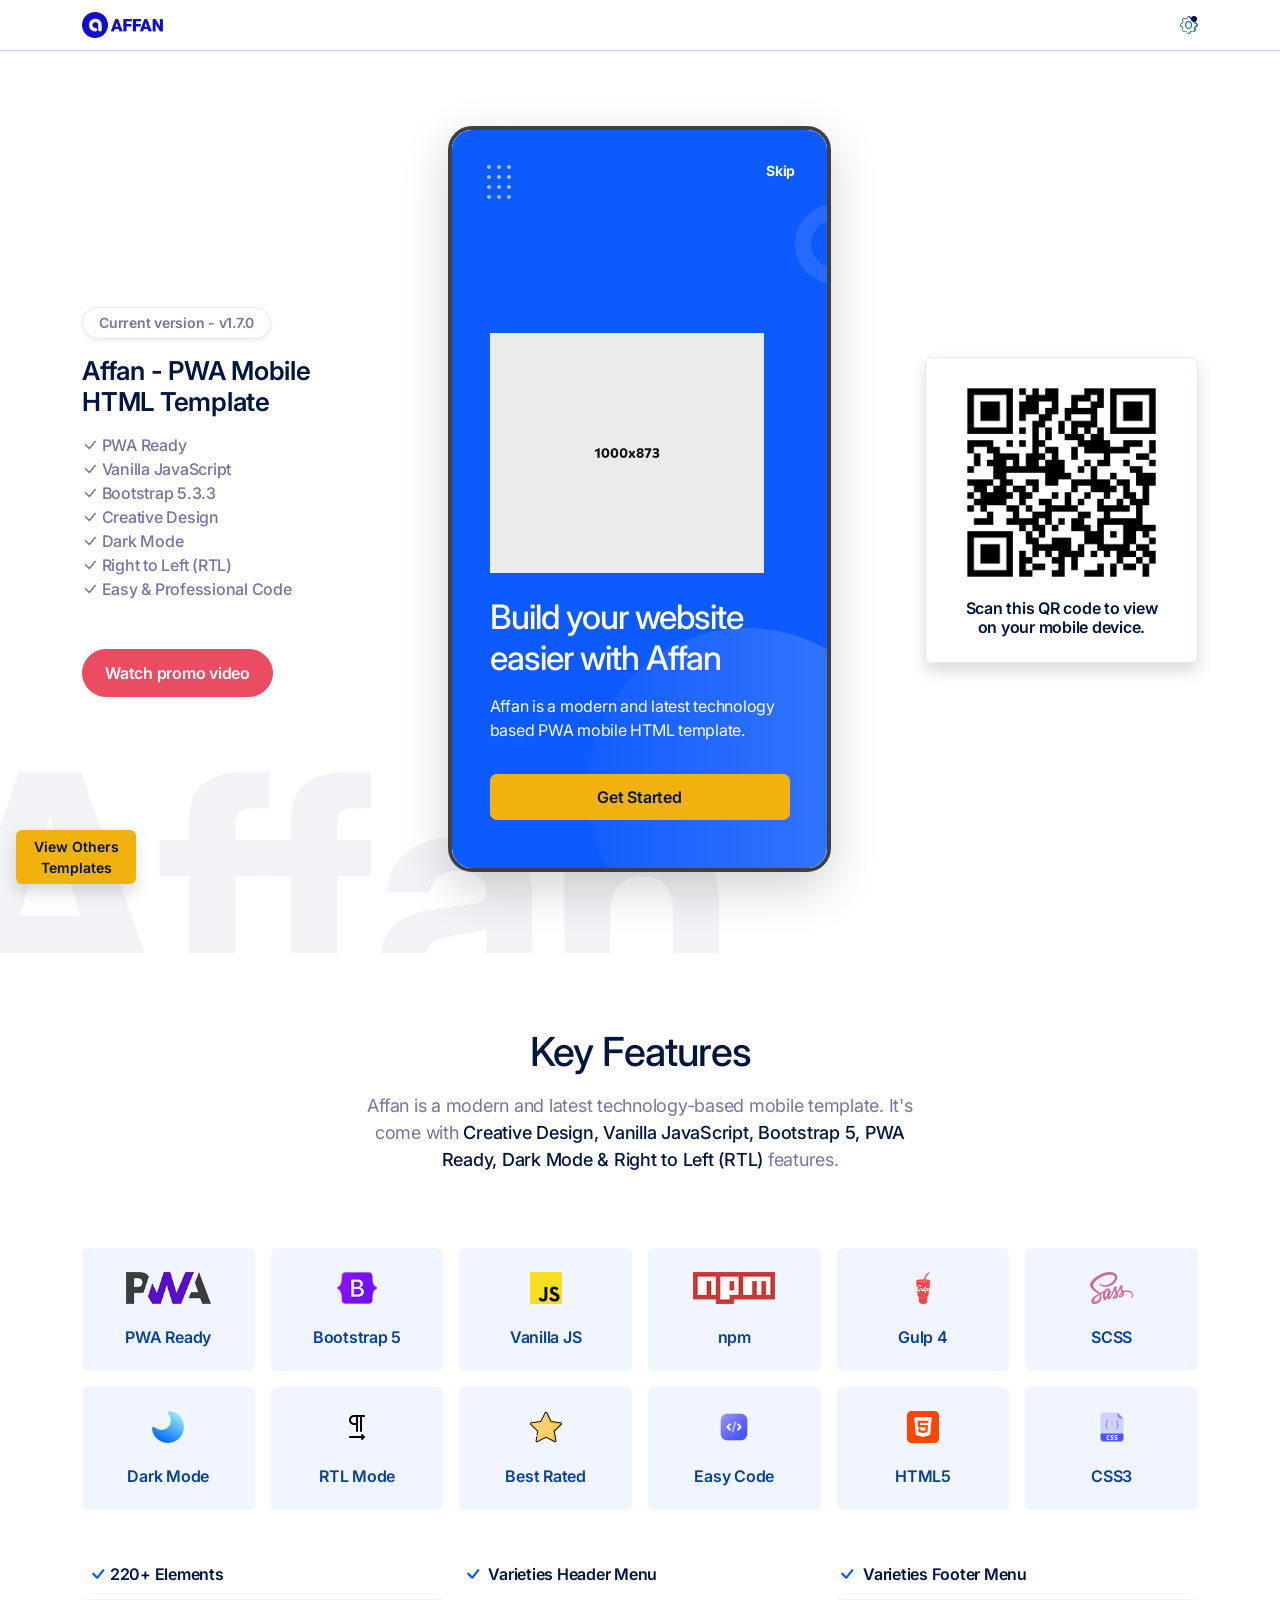
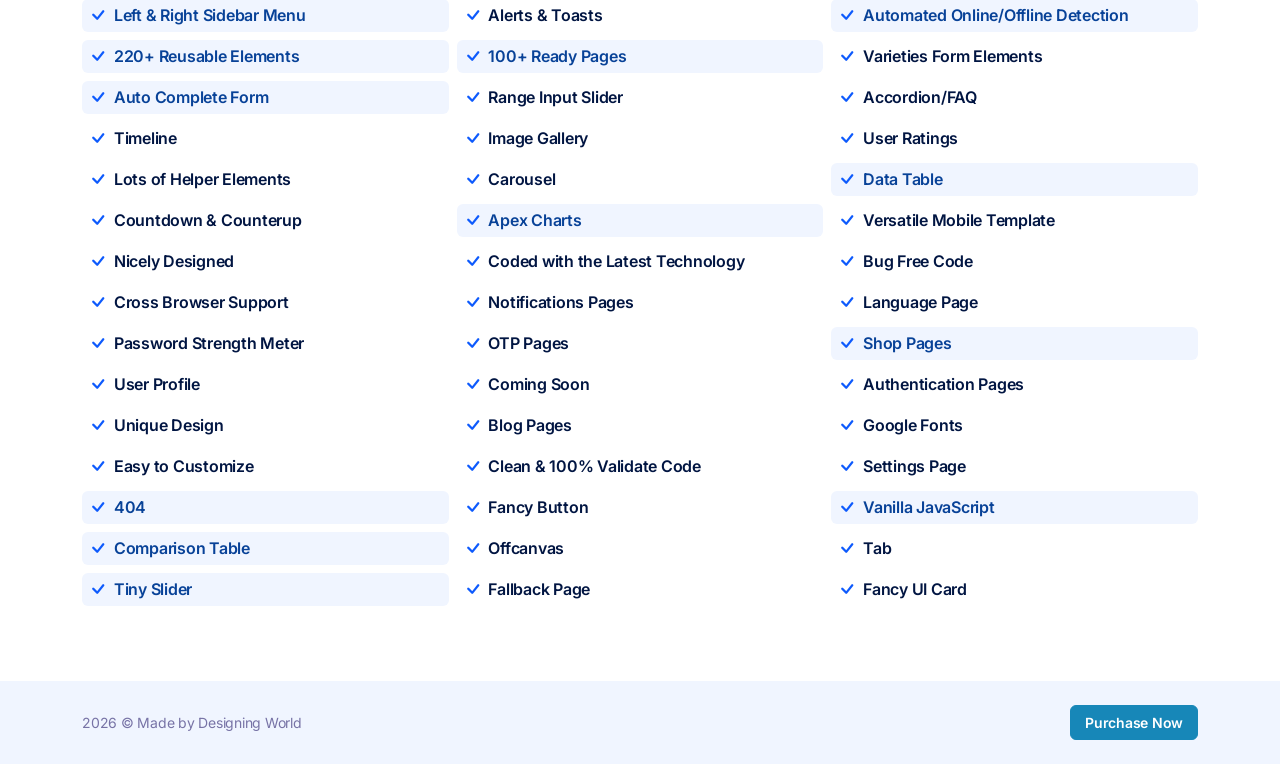
<file: template/index.html>
<!DOCTYPE html>
<html id="previewPage" lang="en">

<head>
  <meta charset="utf-8">
  <meta name="viewport" content="width=device-width, initial-scale=1">
  <meta name="description" content="Affan - PWA Mobile HTML Template">
  <meta http-equiv="X-UA-Compatible" content="IE=edge">
  <!-- The above 4 meta tags *must* come first in the head; any other head content must come *after* these tags -->

  <meta name="theme-color" content="#0134d4">
  <meta name="apple-mobile-web-app-capable" content="yes">
  <meta name="apple-mobile-web-app-status-bar-style" content="black">

  <!-- Title -->
  <title>Affan - PWA Mobile HTML Template</title>

  <!-- Favicon -->
  <link rel="icon" href="img/core-img/favicon.ico">
  <link rel="apple-touch-icon" href="img/icons/icon-96x96.png">
  <link rel="apple-touch-icon" sizes="152x152" href="img/icons/icon-152x152.png">
  <link rel="apple-touch-icon" sizes="167x167" href="img/icons/icon-167x167.png">
  <link rel="apple-touch-icon" sizes="180x180" href="img/icons/icon-180x180.png">

  <!-- Style CSS -->
  <link rel="stylesheet" href="style.css">

  <!-- Web App Manifest -->
  <link rel="manifest" href="manifest.json">
</head>

<body>
  <!-- Dark mode switching -->
  <div class="dark-mode-switching">
    <div class="d-flex w-100 h-100 align-items-center justify-content-center">
      <div class="dark-mode-text text-center">
        <i class="bi bi-moon"></i>
        <p class="mb-0">Switching to dark mode</p>
      </div>
      <div class="light-mode-text text-center">
        <i class="bi bi-brightness-high"></i>
        <p class="mb-0">Switching to light mode</p>
      </div>
    </div>
  </div>

  <!-- RTL mode switching -->
  <div class="rtl-mode-switching">
    <div class="d-flex w-100 h-100 align-items-center justify-content-center">
      <div class="rtl-mode-text text-center">
        <i class="bi bi-text-right"></i>
        <p class="mb-0">Switching to RTL mode</p>
      </div>
      <div class="ltr-mode-text text-center">
        <i class="bi bi-text-left"></i>
        <p class="mb-0">Switching to default mode</p>
      </div>
    </div>
  </div>

  <!-- Setting Popup Overlay -->
  <div id="setting-popup-overlay"></div>

  <!-- Setting Popup Card -->
  <div class="card setting-popup-card shadow-lg" id="settingCard">
    <div class="card-body">
      <div class="container">
        <div class="setting-heading d-flex align-items-center justify-content-between mb-3">
          <p class="mb-0">Settings</p>
          <div class="btn-close" id="settingCardClose"></div>
        </div>

        <div class="single-setting-panel">
          <div class="form-check form-switch mb-2">
            <input class="form-check-input" type="checkbox" id="availabilityStatus" checked>
            <label class="form-check-label" for="availabilityStatus">Availability status</label>
          </div>
        </div>

        <div class="single-setting-panel">
          <div class="form-check form-switch mb-2">
            <input class="form-check-input" type="checkbox" id="sendMeNotifications" checked>
            <label class="form-check-label" for="sendMeNotifications">Send me notifications</label>
          </div>
        </div>

        <div class="single-setting-panel">
          <div class="form-check form-switch mb-2">
            <input class="form-check-input" type="checkbox" id="darkSwitch">
            <label class="form-check-label" for="darkSwitch">Dark mode</label>
          </div>
        </div>

        <div class="single-setting-panel">
          <div class="form-check form-switch">
            <input class="form-check-input" type="checkbox" id="rtlSwitch">
            <label class="form-check-label" for="rtlSwitch">RTL mode</label>
          </div>
        </div>
      </div>
    </div>
  </div>

  <!-- Button -->
  <button class="btn btn-warning btn-others-items-preview shadow" type="button" data-bs-toggle="offcanvas"
    data-bs-target="#othersTemplate" aria-controls="othersTemplate">
    View Others Templates
  </button>

  <!-- Offcanvas -->
  <div class="offcanvas offcanvas-start" data-bs-scroll="true" tabindex="-1" id="othersTemplate"
    aria-labelledby="othersTemplateLabel">
    <div class="offcanvas-header">
      <button type="button" class="btn-close" data-bs-dismiss="offcanvas" aria-label="Close"></button>
    </div>

    <div class="offcanvas-body">
      <!-- Single Item -->
      <div class="others-items-preview shadow-sm mb-3">
        <div class="alert alert-info mb-0" role="alert">
          <img class="mb-2" src="img/demo-img/suha.png" alt="">
          <h6>Suha - PWA Ecommerce Mobile</h6>
          <a class="btn btn-success btn-sm w-100 rounded-pill" target="_blank"
            href="https://themeforest.net/item/suha-multipurpose-ecommerce-mobile-template/25294162">View Demo <i
              class="ms-1 bi bi-box-arrow-up-right"></i></a>
        </div>
      </div>

      <!-- Single Item -->
      <div class="others-items-preview shadow-sm mb-3">
        <div class="alert alert-info mb-0" role="alert">
          <img class="mb-2" src="img/demo-img/newsten.png" alt="">
          <h6>Newsten - Blog & Magazine Mobile</h6>
          <a class="btn btn-success btn-sm w-100 rounded-pill" target="_blank"
            href="https://themeforest.net/item/newsten-blog-magazine-mobile-html-template/26265024">View Demo <i
              class="ms-1 bi bi-box-arrow-up-right"></i></a>
        </div>
      </div>

      <!-- Single Item -->
      <div class="others-items-preview shadow-sm mb-3">
        <div class="alert alert-info mb-0" role="alert">
          <img class="mb-2" src="img/demo-img/saasbox.png" alt="">
          <h6>Saasbox - Multipurpose HTML Template</h6>
          <a class="btn btn-success btn-sm w-100 rounded-pill" target="_blank"
            href="https://themeforest.net/item/saasbox-multipurpose-html-template-for-saas/25607146">View Demo <i
              class="ms-1 bi bi-box-arrow-up-right"></i></a>
        </div>
      </div>

      <!-- Single Item -->
      <div class="others-items-preview shadow-sm">
        <div class="alert alert-info mb-0" role="alert">
          <img class="mb-2" src="img/demo-img/funto.png" alt="">
          <h6>Funto - HTML NFT Marketplace</h6>
          <a class="btn btn-success btn-sm w-100 rounded-pill" target="_blank"
            href="https://themeforest.net/item/funto-html-nft-marketplace/35740238">View Demo <i
              class="ms-1 bi bi-box-arrow-up-right"></i></a>
        </div>
      </div>
    </div>
  </div>

  <div class="preview-iframe-wrapper">
    <!-- Header Area -->
    <div class="demo-header-wrapper">
      <div class="container demo-container">
        <!-- Header Content -->
        <div
          class="header-content header-style-five position-relative d-flex align-items-center justify-content-between">
          <!-- Logo Wrapper -->
          <div class="logo-wrapper">
            <a href="home.html">
              <img src="img/core-img/logo.png" alt="">
            </a>
          </div>

          <!-- Settings -->
          <div class="setting-wrapper">
            <div class="setting-trigger-btn" id="settingTriggerBtn">
              <i class="bi bi-gear"></i>
              <span></span>
            </div>
          </div>
        </div>
      </div>
    </div>

    <!-- Preview Hero Area -->
    <div class="preview-hero-area">
      <span class="big-shadow-text">Affan</span>
      <div class="container demo-container direction-rtl">
        <div class="row g-2 align-items-center justify-content-between">
          <div class="col-12 col-lg-3">
            <h6 class="version-number bg-white shadow-sm border d-inline-block px-3 py-2 rounded-pill mb-3 lh-1">Current
              version - v1.7.0</h6>
            <h2 class="demo-title mb-3"><span>Affan </span> - PWA Mobile HTML Template</h2>

            <ul class="demo-desc ps-0 mb-5">
              <li><i class="bi bi-check-lg"></i> PWA Ready</li>
              <li><i class="bi bi-check-lg"></i> Vanilla JavaScript</li>
              <li><i class="bi bi-check-lg"></i> Bootstrap 5.3.3</li>
              <li><i class="bi bi-check-lg"></i> Creative Design</li>
              <li><i class="bi bi-check-lg"></i> Dark Mode</li>
              <li><i class="bi bi-check-lg"></i> Right to Left (RTL)</li>
              <li><i class="bi bi-check-lg"></i> Easy & Professional Code</li>
            </ul>

            <div class="promotionVideo" id="promotionVideo">
              <a data-autoplay="true" data-vbtype="video" class="btn btn-danger btn-lg promo-video rounded-pill"
                href="https://www.youtube.com/watch?v=-D6QFpH7zCA" data-maxwidth="680px">Watch promo video</a>
            </div>
          </div>

          <div class="col-12 col-lg-5">
            <div class="text-center">
              <iframe class="shadow-lg" src="hero-blocks.html"></iframe>
            </div>
          </div>

          <div class="col-12 col-lg-3">
            <div class="text-lg-end">
              <!-- Mobile Live Preview -->
              <div class="live-preview-btn mb-3">
                <a class="btn btn-primary btn-lg d-lg-none mb-5 rounded-pill" href="hero-blocks.html" target="_blank">
                  Click the button to live preview
                </a>
              </div>

              <!-- QR Code -->
              <div class="qr-code-wrapper shadow border">
                <img src="img/demo-img/qr-code.png" alt="">
                <h6 class="mb-0">Scan this QR code to view <br> on your mobile device.</h6>
              </div>
            </div>
          </div>
        </div>
      </div>
    </div>

    <!-- Features Area -->
    <div class="features-area">
      <div class="container demo-container direction-rtl">
        <div class="row justify-content-center">
          <div class="col-12 col-lg-7 col-xl-6">
            <div class="section-heading text-center">
              <h2 class="display-6 mb-3">Key Features</h2>
              <p class="mb-0">Affan is a modern and latest technology-based mobile template. It's come with
                <span class="special-text">
                  Creative Design, Vanilla JavaScript, Bootstrap 5, PWA Ready, Dark Mode &amp;
                  Right to Left (RTL)
                </span> features.
              </p>
            </div>
          </div>
        </div>

        <div class="row g-3 justify-content-center">
          <div class="col-6 col-sm-4 col-lg-3 col-xl-2">
            <div class="card active">
              <div class="card-body text-center">
                <img class="mb-4" src="img/demo-img/pwa.png" alt="">
                <h6 class="mb-0">PWA Ready</h6>
              </div>
            </div>
          </div>

          <div class="col-6 col-sm-4 col-lg-3 col-xl-2">
            <div class="card active">
              <div class="card-body text-center">
                <img class="mb-4" src="img/demo-img/bootstrap.png" alt="">
                <h6 class="mb-0">Bootstrap 5</h6>
              </div>
            </div>
          </div>

          <div class="col-6 col-sm-4 col-lg-3 col-xl-2">
            <div class="card active">
              <div class="card-body text-center">
                <img class="mb-4" src="img/demo-img/js.png" alt="">
                <h6 class="mb-0">Vanilla JS</h6>
              </div>
            </div>
          </div>

          <div class="col-6 col-sm-4 col-lg-3 col-xl-2">
            <div class="card active">
              <div class="card-body text-center">
                <img class="mb-4" src="img/demo-img/npm.png" alt="">
                <h6 class="mb-0">npm</h6>
              </div>
            </div>
          </div>

          <div class="col-6 col-sm-4 col-lg-3 col-xl-2">
            <div class="card active">
              <div class="card-body text-center">
                <img class="mb-4" src="img/demo-img/gulp.png" alt="">
                <h6 class="mb-0">Gulp 4</h6>
              </div>
            </div>
          </div>

          <div class="col-6 col-sm-4 col-lg-3 col-xl-2">
            <div class="card active">
              <div class="card-body text-center">
                <img class="mb-4" src="img/demo-img/sass.png" alt="">
                <h6 class="mb-0">SCSS</h6>
              </div>
            </div>
          </div>

          <div class="col-6 col-sm-4 col-lg-3 col-xl-2">
            <div class="card active">
              <div class="card-body text-center">
                <img class="mb-4" src="img/demo-img/dark.png" alt="">
                <h6 class="mb-0">Dark Mode</h6>
              </div>
            </div>
          </div>

          <div class="col-6 col-sm-4 col-lg-3 col-xl-2">
            <div class="card active">
              <div class="card-body text-center">
                <img class="mb-4" src="img/demo-img/rtl.png" alt="">
                <h6 class="mb-0">RTL Mode</h6>
              </div>
            </div>
          </div>

          <div class="col-6 col-sm-4 col-lg-3 col-xl-2">
            <div class="card active">
              <div class="card-body text-center">
                <img class="mb-4" src="img/demo-img/star.png" alt="">
                <h6 class="mb-0">Best Rated</h6>
              </div>
            </div>
          </div>

          <div class="col-6 col-sm-4 col-lg-3 col-xl-2">
            <div class="card active">
              <div class="card-body text-center">
                <img class="mb-4" src="img/demo-img/code.png" alt="">
                <h6 class="mb-0">Easy Code</h6>
              </div>
            </div>
          </div>

          <div class="col-6 col-sm-4 col-lg-3 col-xl-2">
            <div class="card active">
              <div class="card-body text-center">
                <img class="mb-4" src="img/demo-img/html5.png" alt="">
                <h6 class="mb-0">HTML5</h6>
              </div>
            </div>
          </div>

          <div class="col-6 col-sm-4 col-lg-3 col-xl-2">
            <div class="card active">
              <div class="card-body text-center">
                <img class="mb-4" src="img/demo-img/css.png" alt="">
                <h6 class="mb-0">CSS3</h6>
              </div>
            </div>
          </div>
        </div>

        <div class="w-100 d-block mb-5"></div>

        <div class="row g-2 justify-content-center">
          <div class="col-12 col-md-6 col-xl-4">
            <div class="card">
              <div class="card-body p-1">
                <div class="d-flex align-items-center">
                  <i class="h4 lh-1 mb-0 bi bi-check text-primary"></i>
                  <h6 class="mb-0">220+ Elements</h6>
                </div>
              </div>
            </div>
          </div>

          <div class="col-12 col-md-6 col-xl-4">
            <div class="card">
              <div class="card-body p-1">
                <div class="d-flex align-items-center">
                  <i class="h4 lh-1 mb-0 bi bi-check text-primary"></i>
                  <h6 class="ms-1 mb-0">Varieties Header Menu</h6>
                </div>
              </div>
            </div>
          </div>

          <div class="col-12 col-md-6 col-xl-4">
            <div class="card">
              <div class="card-body p-1">
                <div class="d-flex align-items-center">
                  <i class="h4 lh-1 mb-0 bi bi-check text-primary"></i>
                  <h6 class="ms-1 mb-0">Varieties Footer Menu</h6>
                </div>
              </div>
            </div>
          </div>

          <div class="col-12 col-md-6 col-xl-4">
            <div class="card active">
              <div class="card-body p-1">
                <div class="d-flex align-items-center">
                  <i class="h4 lh-1 mb-0 bi bi-check text-primary"></i>
                  <h6 class="ms-1 mb-0">Left &amp; Right Sidebar Menu</h6>
                </div>
              </div>
            </div>
          </div>

          <div class="col-12 col-md-6 col-xl-4">
            <div class="card">
              <div class="card-body p-1">
                <div class="d-flex align-items-center">
                  <i class="h4 lh-1 mb-0 bi bi-check text-primary"></i>
                  <h6 class="ms-1 mb-0">Alerts &amp; Toasts</h6>
                </div>
              </div>
            </div>
          </div>

          <div class="col-12 col-md-6 col-xl-4">
            <div class="card active">
              <div class="card-body p-1">
                <div class="d-flex align-items-center">
                  <i class="h4 lh-1 mb-0 bi bi-check text-primary"></i>
                  <h6 class="ms-1 mb-0">Automated Online/Offline Detection</h6>
                </div>
              </div>
            </div>
          </div>

          <div class="col-12 col-md-6 col-xl-4">
            <div class="card active">
              <div class="card-body p-1">
                <div class="d-flex align-items-center">
                  <i class="h4 lh-1 mb-0 bi bi-check text-primary"></i>
                  <h6 class="ms-1 mb-0">220+ Reusable Elements</h6>
                </div>
              </div>
            </div>
          </div>

          <div class="col-12 col-md-6 col-xl-4">
            <div class="card active">
              <div class="card-body p-1">
                <div class="d-flex align-items-center">
                  <i class="h4 lh-1 mb-0 bi bi-check text-primary"></i>
                  <h6 class="ms-1 mb-0">100+ Ready Pages</h6>
                </div>
              </div>
            </div>
          </div>

          <div class="col-12 col-md-6 col-xl-4">
            <div class="card">
              <div class="card-body p-1">
                <div class="d-flex align-items-center">
                  <i class="h4 lh-1 mb-0 bi bi-check text-primary"></i>
                  <h6 class="ms-1 mb-0">Varieties Form Elements</h6>
                </div>
              </div>
            </div>
          </div>

          <div class="col-12 col-md-6 col-xl-4">
            <div class="card active">
              <div class="card-body p-1">
                <div class="d-flex align-items-center">
                  <i class="h4 lh-1 mb-0 bi bi-check text-primary"></i>
                  <h6 class="ms-1 mb-0">Auto Complete Form</h6>
                </div>
              </div>
            </div>
          </div>

          <div class="col-12 col-md-6 col-xl-4">
            <div class="card">
              <div class="card-body p-1">
                <div class="d-flex align-items-center">
                  <i class="h4 lh-1 mb-0 bi bi-check text-primary"></i>
                  <h6 class="ms-1 mb-0">Range Input Slider</h6>
                </div>
              </div>
            </div>
          </div>

          <div class="col-12 col-md-6 col-xl-4">
            <div class="card">
              <div class="card-body p-1">
                <div class="d-flex align-items-center">
                  <i class="h4 lh-1 mb-0 bi bi-check text-primary"></i>
                  <h6 class="ms-1 mb-0">Accordion/FAQ</h6>
                </div>
              </div>
            </div>
          </div>

          <div class="col-12 col-md-6 col-xl-4">
            <div class="card">
              <div class="card-body p-1">
                <div class="d-flex align-items-center">
                  <i class="h4 lh-1 mb-0 bi bi-check text-primary"></i>
                  <h6 class="ms-1 mb-0">Timeline</h6>
                </div>
              </div>
            </div>
          </div>

          <div class="col-12 col-md-6 col-xl-4">
            <div class="card">
              <div class="card-body p-1">
                <div class="d-flex align-items-center">
                  <i class="h4 lh-1 mb-0 bi bi-check text-primary"></i>
                  <h6 class="ms-1 mb-0">Image Gallery</h6>
                </div>
              </div>
            </div>
          </div>

          <div class="col-12 col-md-6 col-xl-4">
            <div class="card">
              <div class="card-body p-1">
                <div class="d-flex align-items-center">
                  <i class="h4 lh-1 mb-0 bi bi-check text-primary"></i>
                  <h6 class="ms-1 mb-0">User Ratings</h6>
                </div>
              </div>
            </div>
          </div>

          <div class="col-12 col-md-6 col-xl-4">
            <div class="card">
              <div class="card-body p-1">
                <div class="d-flex align-items-center">
                  <i class="h4 lh-1 mb-0 bi bi-check text-primary"></i>
                  <h6 class="ms-1 mb-0">Lots of Helper Elements</h6>
                </div>
              </div>
            </div>
          </div>

          <div class="col-12 col-md-6 col-xl-4">
            <div class="card">
              <div class="card-body p-1">
                <div class="d-flex align-items-center">
                  <i class="h4 lh-1 mb-0 bi bi-check text-primary"></i>
                  <h6 class="ms-1 mb-0">Carousel</h6>
                </div>
              </div>
            </div>
          </div>

          <div class="col-12 col-md-6 col-xl-4">
            <div class="card active">
              <div class="card-body p-1">
                <div class="d-flex align-items-center">
                  <i class="h4 lh-1 mb-0 bi bi-check text-primary"></i>
                  <h6 class="ms-1 mb-0">Data Table</h6>
                </div>
              </div>
            </div>
          </div>

          <div class="col-12 col-md-6 col-xl-4">
            <div class="card">
              <div class="card-body p-1">
                <div class="d-flex align-items-center">
                  <i class="h4 lh-1 mb-0 bi bi-check text-primary"></i>
                  <h6 class="ms-1 mb-0">Countdown &amp; Counterup</h6>
                </div>
              </div>
            </div>
          </div>

          <div class="col-12 col-md-6 col-xl-4">
            <div class="card active">
              <div class="card-body p-1">
                <div class="d-flex align-items-center">
                  <i class="h4 lh-1 mb-0 bi bi-check text-primary"></i>
                  <h6 class="ms-1 mb-0">Apex Charts</h6>
                </div>
              </div>
            </div>
          </div>

          <div class="col-12 col-md-6 col-xl-4">
            <div class="card">
              <div class="card-body p-1">
                <div class="d-flex align-items-center">
                  <i class="h4 lh-1 mb-0 bi bi-check text-primary"></i>
                  <h6 class="ms-1 mb-0">Versatile Mobile Template</h6>
                </div>
              </div>
            </div>
          </div>

          <div class="col-12 col-md-6 col-xl-4">
            <div class="card">
              <div class="card-body p-1">
                <div class="d-flex align-items-center">
                  <i class="h4 lh-1 mb-0 bi bi-check text-primary"></i>
                  <h6 class="ms-1 mb-0">Nicely Designed</h6>
                </div>
              </div>
            </div>
          </div>

          <div class="col-12 col-md-6 col-xl-4">
            <div class="card">
              <div class="card-body p-1">
                <div class="d-flex align-items-center">
                  <i class="h4 lh-1 mb-0 bi bi-check text-primary"></i>
                  <h6 class="ms-1 mb-0">Coded with the Latest Technology</h6>
                </div>
              </div>
            </div>
          </div>

          <div class="col-12 col-md-6 col-xl-4">
            <div class="card">
              <div class="card-body p-1">
                <div class="d-flex align-items-center">
                  <i class="h4 lh-1 mb-0 bi bi-check text-primary"></i>
                  <h6 class="ms-1 mb-0">Bug Free Code</h6>
                </div>
              </div>
            </div>
          </div>

          <div class="col-12 col-md-6 col-xl-4">
            <div class="card">
              <div class="card-body p-1">
                <div class="d-flex align-items-center">
                  <i class="h4 lh-1 mb-0 bi bi-check text-primary"></i>
                  <h6 class="ms-1 mb-0">Cross Browser Support</h6>
                </div>
              </div>
            </div>
          </div>

          <div class="col-12 col-md-6 col-xl-4">
            <div class="card">
              <div class="card-body p-1">
                <div class="d-flex align-items-center">
                  <i class="h4 lh-1 mb-0 bi bi-check text-primary"></i>
                  <h6 class="ms-1 mb-0">Notifications Pages</h6>
                </div>
              </div>
            </div>
          </div>

          <div class="col-12 col-md-6 col-xl-4">
            <div class="card">
              <div class="card-body p-1">
                <div class="d-flex align-items-center">
                  <i class="h4 lh-1 mb-0 bi bi-check text-primary"></i>
                  <h6 class="ms-1 mb-0">Language Page</h6>
                </div>
              </div>
            </div>
          </div>

          <div class="col-12 col-md-6 col-xl-4">
            <div class="card">
              <div class="card-body p-1">
                <div class="d-flex align-items-center">
                  <i class="h4 lh-1 mb-0 bi bi-check text-primary"></i>
                  <h6 class="ms-1 mb-0">Password Strength Meter</h6>
                </div>
              </div>
            </div>
          </div>

          <div class="col-12 col-md-6 col-xl-4">
            <div class="card">
              <div class="card-body p-1">
                <div class="d-flex align-items-center">
                  <i class="h4 lh-1 mb-0 bi bi-check text-primary"></i>
                  <h6 class="ms-1 mb-0">OTP Pages</h6>
                </div>
              </div>
            </div>
          </div>

          <div class="col-12 col-md-6 col-xl-4">
            <div class="card active">
              <div class="card-body p-1">
                <div class="d-flex align-items-center">
                  <i class="h4 lh-1 mb-0 bi bi-check text-primary"></i>
                  <h6 class="ms-1 mb-0">Shop Pages</h6>
                </div>
              </div>
            </div>
          </div>

          <div class="col-12 col-md-6 col-xl-4">
            <div class="card">
              <div class="card-body p-1">
                <div class="d-flex align-items-center">
                  <i class="h4 lh-1 mb-0 bi bi-check text-primary"></i>
                  <h6 class="ms-1 mb-0">User Profile</h6>
                </div>
              </div>
            </div>
          </div>

          <div class="col-12 col-md-6 col-xl-4">
            <div class="card">
              <div class="card-body p-1">
                <div class="d-flex align-items-center">
                  <i class="h4 lh-1 mb-0 bi bi-check text-primary"></i>
                  <h6 class="ms-1 mb-0">Coming Soon</h6>
                </div>
              </div>
            </div>
          </div>

          <div class="col-12 col-md-6 col-xl-4">
            <div class="card">
              <div class="card-body p-1">
                <div class="d-flex align-items-center">
                  <i class="h4 lh-1 mb-0 bi bi-check text-primary"></i>
                  <h6 class="ms-1 mb-0">Authentication Pages</h6>
                </div>
              </div>
            </div>
          </div>

          <div class="col-12 col-md-6 col-xl-4">
            <div class="card">
              <div class="card-body p-1">
                <div class="d-flex align-items-center">
                  <i class="h4 lh-1 mb-0 bi bi-check text-primary"></i>
                  <h6 class="ms-1 mb-0">Unique Design</h6>
                </div>
              </div>
            </div>
          </div>

          <div class="col-12 col-md-6 col-xl-4">
            <div class="card">
              <div class="card-body p-1">
                <div class="d-flex align-items-center">
                  <i class="h4 lh-1 mb-0 bi bi-check text-primary"></i>
                  <h6 class="ms-1 mb-0">Blog Pages</h6>
                </div>
              </div>
            </div>
          </div>

          <div class="col-12 col-md-6 col-xl-4">
            <div class="card">
              <div class="card-body p-1">
                <div class="d-flex align-items-center">
                  <i class="h4 lh-1 mb-0 bi bi-check text-primary"></i>
                  <h6 class="ms-1 mb-0">Google Fonts</h6>
                </div>
              </div>
            </div>
          </div>

          <div class="col-12 col-md-6 col-xl-4">
            <div class="card">
              <div class="card-body p-1">
                <div class="d-flex align-items-center">
                  <i class="h4 lh-1 mb-0 bi bi-check text-primary"></i>
                  <h6 class="ms-1 mb-0">Easy to Customize</h6>
                </div>
              </div>
            </div>
          </div>

          <div class="col-12 col-md-6 col-xl-4">
            <div class="card">
              <div class="card-body p-1">
                <div class="d-flex align-items-center">
                  <i class="h4 lh-1 mb-0 bi bi-check text-primary"></i>
                  <h6 class="ms-1 mb-0">Clean &amp; 100% Validate Code</h6>
                </div>
              </div>
            </div>
          </div>

          <div class="col-12 col-md-6 col-xl-4">
            <div class="card">
              <div class="card-body p-1">
                <div class="d-flex align-items-center">
                  <i class="h4 lh-1 mb-0 bi bi-check text-primary"></i>
                  <h6 class="ms-1 mb-0">Settings Page</h6>
                </div>
              </div>
            </div>
          </div>

          <div class="col-12 col-md-6 col-xl-4">
            <div class="card active">
              <div class="card-body p-1">
                <div class="d-flex align-items-center">
                  <i class="h4 lh-1 mb-0 bi bi-check text-primary"></i>
                  <h6 class="ms-1 mb-0">404</h6>
                </div>
              </div>
            </div>
          </div>

          <div class="col-12 col-md-6 col-xl-4">
            <div class="card">
              <div class="card-body p-1">
                <div class="d-flex align-items-center">
                  <i class="h4 lh-1 mb-0 bi bi-check text-primary"></i>
                  <h6 class="ms-1 mb-0">Fancy Button</h6>
                </div>
              </div>
            </div>
          </div>

          <div class="col-12 col-md-6 col-xl-4">
            <div class="card active">
              <div class="card-body p-1">
                <div class="d-flex align-items-center">
                  <i class="h4 lh-1 mb-0 bi bi-check text-primary"></i>
                  <h6 class="ms-1 mb-0">Vanilla JavaScript</h6>
                </div>
              </div>
            </div>
          </div>

          <div class="col-12 col-md-6 col-xl-4">
            <div class="card active">
              <div class="card-body p-1">
                <div class="d-flex align-items-center">
                  <i class="h4 lh-1 mb-0 bi bi-check text-primary"></i>
                  <h6 class="ms-1 mb-0">Comparison Table</h6>
                </div>
              </div>
            </div>
          </div>

          <div class="col-12 col-md-6 col-xl-4">
            <div class="card">
              <div class="card-body p-1">
                <div class="d-flex align-items-center">
                  <i class="h4 lh-1 mb-0 bi bi-check text-primary"></i>
                  <h6 class="ms-1 mb-0">Offcanvas</h6>
                </div>
              </div>
            </div>
          </div>

          <div class="col-12 col-md-6 col-xl-4">
            <div class="card">
              <div class="card-body p-1">
                <div class="d-flex align-items-center">
                  <i class="h4 lh-1 mb-0 bi bi-check text-primary"></i>
                  <h6 class="ms-1 mb-0">Tab</h6>
                </div>
              </div>
            </div>
          </div>

          <div class="col-12 col-md-6 col-xl-4">
            <div class="card active">
              <div class="card-body p-1">
                <div class="d-flex align-items-center">
                  <i class="h4 lh-1 mb-0 bi bi-check text-primary"></i>
                  <h6 class="ms-1 mb-0">Tiny Slider</h6>
                </div>
              </div>
            </div>
          </div>

          <div class="col-12 col-md-6 col-xl-4">
            <div class="card">
              <div class="card-body p-1">
                <div class="d-flex align-items-center">
                  <i class="h4 lh-1 mb-0 bi bi-check text-primary"></i>
                  <h6 class="ms-1 mb-0">Fallback Page</h6>
                </div>
              </div>
            </div>
          </div>

          <div class="col-12 col-md-6 col-xl-4">
            <div class="card">
              <div class="card-body p-1">
                <div class="d-flex align-items-center">
                  <i class="h4 lh-1 mb-0 bi bi-check text-primary"></i>
                  <h6 class="ms-1 mb-0">Fancy UI Card</h6>
                </div>
              </div>
            </div>
          </div>

        </div>
      </div>
    </div>

    <!-- Footer Area -->
    <div class="preview-footer-area py-4">
      <div class="container demo-container direction-rtl h-100 d-flex align-items-center justify-content-between">
        <p class="mb-0"><span id="copyrightYear"></span> &copy; Made by Designing World</p>
        <a class="btn btn-info" href="https://themeforest.net/item/affan-pwa-mobile-html-template/29715548"
          target="_blank">Purchase Now</a>
      </div>
    </div>
  </div>

  <!-- All JavaScript Files -->
  <script src="js/bootstrap.bundle.min.js"></script>
  <script src="js/slideToggle.min.js"></script>
  <script src="js/internet-status.js"></script>
  <script src="js/dark-rtl.js"></script>
  <script src="js/active.js"></script>
  <script src="js/pwa.js"></script>
  <script src="js/venobox.min.js"></script>

  <script>
    document.addEventListener('DOMContentLoaded', function () {
      if (document.getElementById('promotionVideo')) {
        window.addEventListener('load', function () {
          try {
            const venobox = new VenoBox({
              selector: '.promo-video',
              popup: true,
              overlayColor: 'rgba(15,7,15,0.75)',
              spinner: 'pulse',
              navSpeed: 400
            });
          } catch (e) {
            console.error('Error initializing VenoBox', e);
          }
        });
      }
    });
  </script>

</body>

</html>
</file>
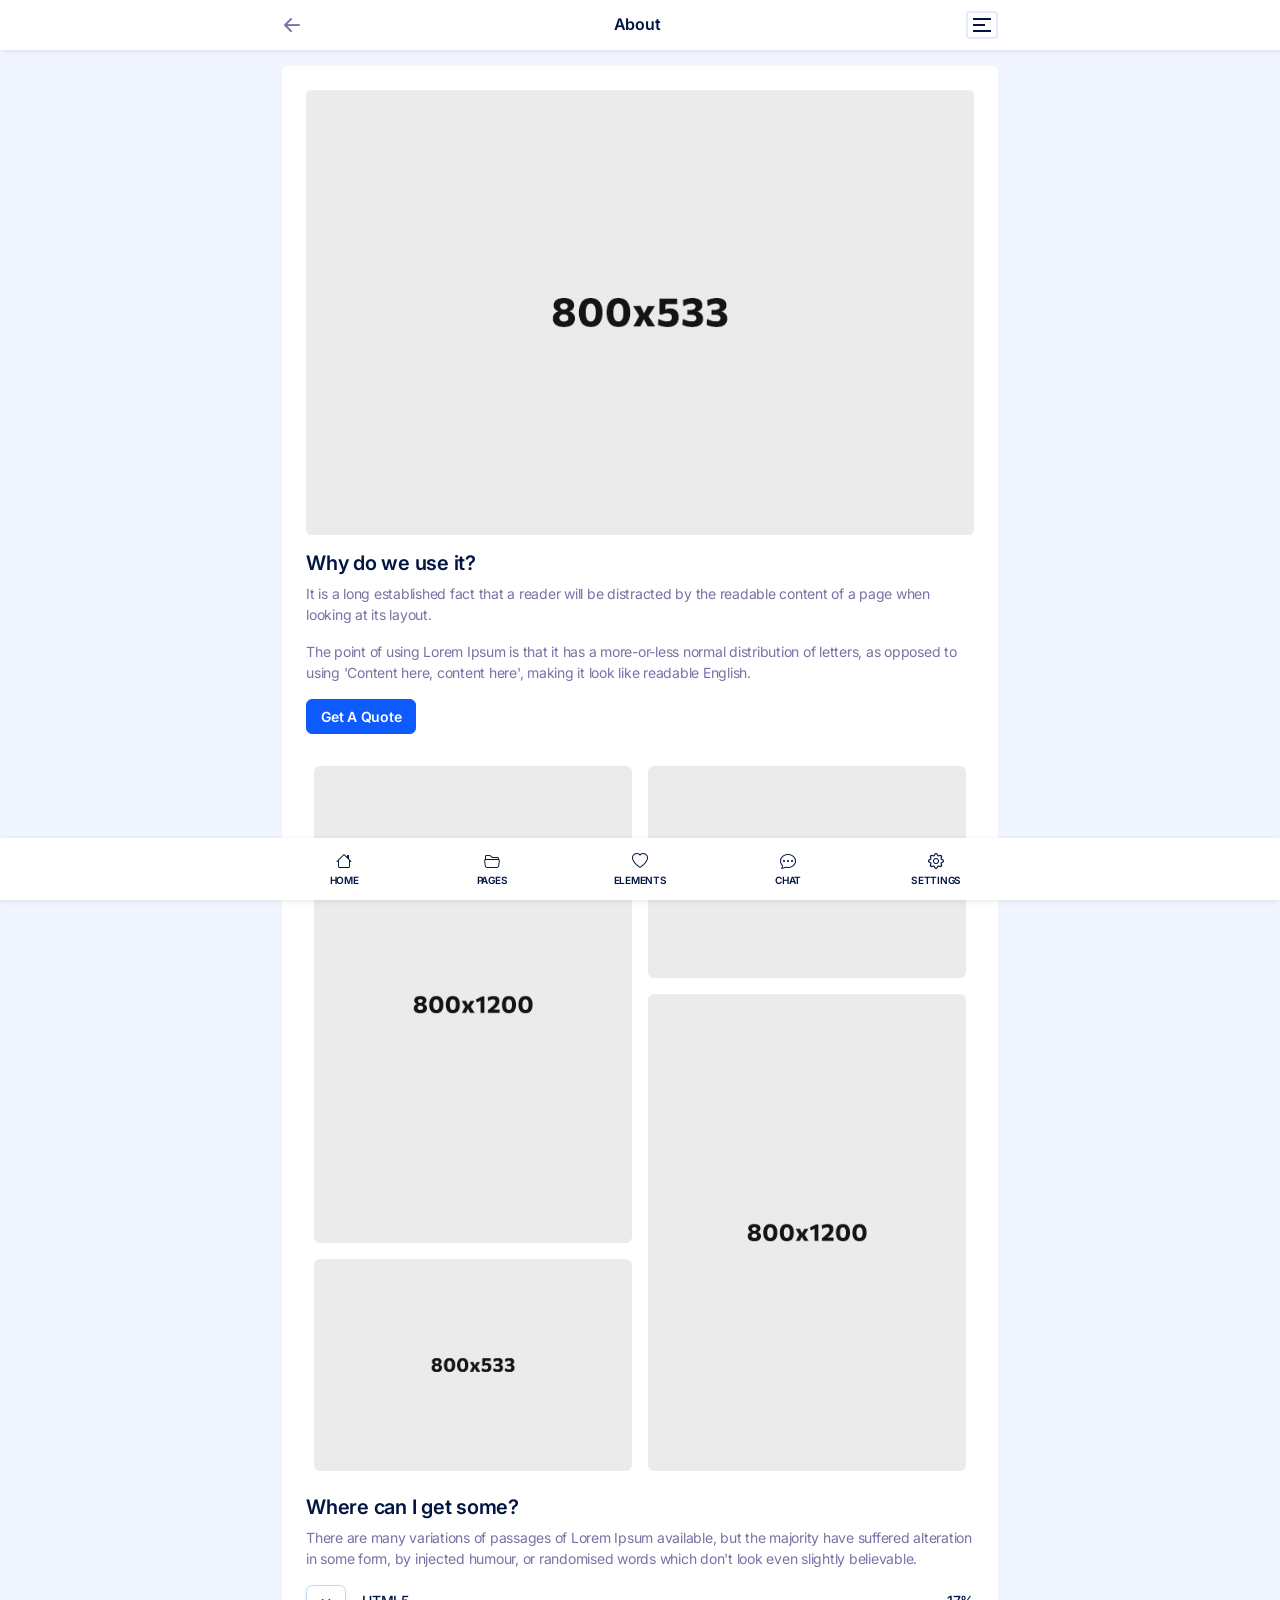
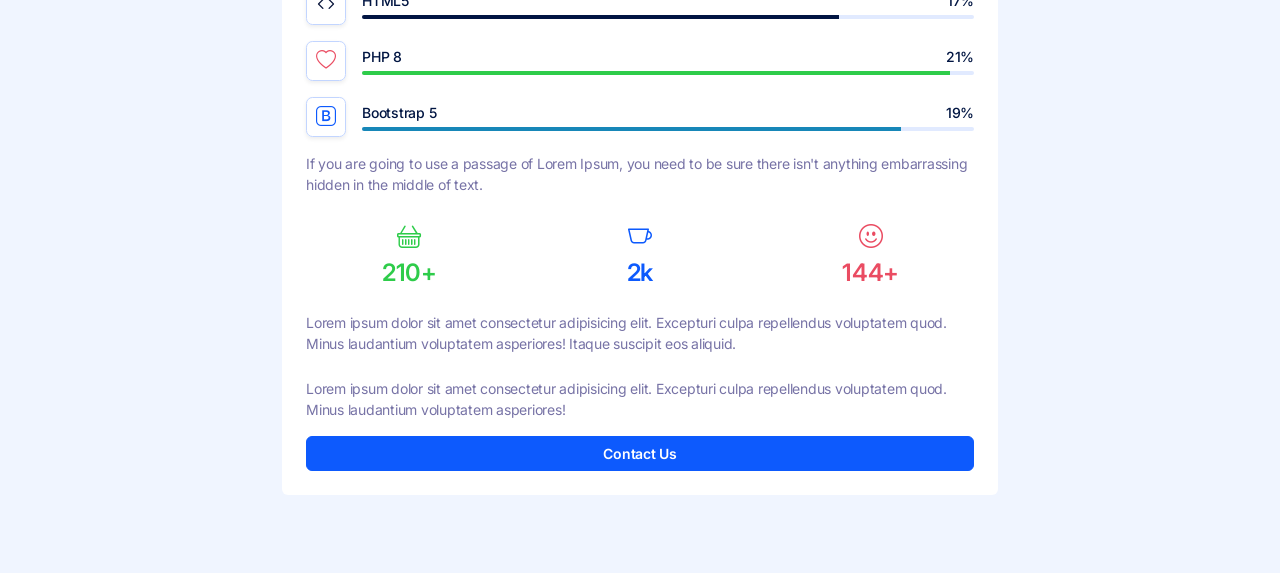
<file: template/about-us.html>
<!DOCTYPE html>
<html lang="en">

<head>
  <meta charset="utf-8">
  <meta name="viewport" content="width=device-width, initial-scale=1">
  <meta name="description" content="Affan - PWA Mobile HTML Template">
  <meta http-equiv="X-UA-Compatible" content="IE=edge">
  <!-- The above 4 meta tags *must* come first in the head; any other head content must come *after* these tags -->

  <meta name="theme-color" content="#0134d4">
  <meta name="apple-mobile-web-app-capable" content="yes">
  <meta name="apple-mobile-web-app-status-bar-style" content="black">

  <!-- Title -->
  <title>Affan - PWA Mobile HTML Template</title>

  <!-- Favicon -->
  <link rel="icon" href="img/core-img/favicon.ico">
  <link rel="apple-touch-icon" href="img/icons/icon-96x96.png">
  <link rel="apple-touch-icon" sizes="152x152" href="img/icons/icon-152x152.png">
  <link rel="apple-touch-icon" sizes="167x167" href="img/icons/icon-167x167.png">
  <link rel="apple-touch-icon" sizes="180x180" href="img/icons/icon-180x180.png">

  <!-- Style CSS -->
  <link rel="stylesheet" href="style.css">

  <!-- Web App Manifest -->
  <link rel="manifest" href="manifest.json">
</head>

<body>
  <!-- Preloader -->
  <div id="preloader">
    <div class="spinner-grow text-primary" role="status"><span class="visually-hidden">Loading...</span></div>
  </div>

  <!-- Internet Connection Status -->
  <div class="internet-connection-status" id="internetStatus"></div>

  <!-- Dark mode switching -->
  <div class="dark-mode-switching">
    <div class="d-flex w-100 h-100 align-items-center justify-content-center">
      <div class="dark-mode-text text-center">
        <i class="bi bi-moon"></i>
        <p class="mb-0">Switching to dark mode</p>
      </div>
      <div class="light-mode-text text-center">
        <i class="bi bi-brightness-high"></i>
        <p class="mb-0">Switching to light mode</p>
      </div>
    </div>
  </div>

  <!-- RTL mode switching -->
  <div class="rtl-mode-switching">
    <div class="d-flex w-100 h-100 align-items-center justify-content-center">
      <div class="rtl-mode-text text-center">
        <i class="bi bi-text-right"></i>
        <p class="mb-0">Switching to RTL mode</p>
      </div>
      <div class="ltr-mode-text text-center">
        <i class="bi bi-text-left"></i>
        <p class="mb-0">Switching to default mode</p>
      </div>
    </div>
  </div>

  <!-- # Sidenav Left -->
  <div class="offcanvas offcanvas-start" id="affanOffcanvas" data-bs-scroll="true" tabindex="-1"
    aria-labelledby="affanOffcanvsLabel">

    <button class="btn-close btn-close-white text-reset" type="button" data-bs-dismiss="offcanvas"
      aria-label="Close"></button>

    <div class="offcanvas-body p-0">
      <div class="sidenav-wrapper">
        <!-- Sidenav Profile -->
        <div class="sidenav-profile bg-gradient">
          <div class="sidenav-style1"></div>

          <!-- User Thumbnail -->
          <div class="user-profile">
            <img src="img/bg-img/2.jpg" alt="">
          </div>

          <!-- User Info -->
          <div class="user-info">
            <h6 class="user-name mb-0">Affan Islam</h6>
            <span>CEO, Designing World</span>
          </div>
        </div>

        <!-- Sidenav Nav -->
        <ul class="sidenav-nav ps-0">
          <li>
            <a href="home.html"><i class="bi bi-house-door"></i> Home</a>
          </li>
          <li>
            <a href="elements.html"><i class="bi bi-heart"></i> Elements
              <span class="badge bg-danger rounded-pill ms-2">220+</span>
            </a>
          </li>
          <li>
            <a href="pages.html"><i class="bi bi-folder2-open"></i> Pages
              <span class="badge bg-success rounded-pill ms-2">100+</span>
            </a>
          </li>
          <li>
            <a href="#"><i class="bi bi-cart-check"></i> Shop</a>
            <ul>
              <li>
                <a href="shop-grid.html"> Shop Grid</a>
              </li>
              <li>
                <a href="shop-list.html"> Shop List</a>
              </li>
              <li>
                <a href="shop-details.html"> Shop Details</a>
              </li>
              <li>
                <a href="cart.html"> Cart</a>
              </li>
              <li>
                <a href="checkout.html"> Checkout</a>
              </li>
            </ul>
          </li>
          <li>
            <a href="settings.html"><i class="bi bi-gear"></i> Settings</a>
          </li>
          <li>
            <div class="night-mode-nav">
              <i class="bi bi-moon"></i> Night Mode
              <div class="form-check form-switch">
                <input class="form-check-input form-check-success" id="darkSwitch" type="checkbox">
              </div>
            </div>
          </li>
          <li>
            <a href="login.html"><i class="bi bi-box-arrow-right"></i> Logout</a>
          </li>
        </ul>

        <!-- Social Info -->
        <div class="social-info-wrap">
          <a href="#">
            <i class="bi bi-facebook"></i>
          </a>
          <a href="#">
            <i class="bi bi-twitter"></i>
          </a>
          <a href="#">
            <i class="bi bi-linkedin"></i>
          </a>
        </div>

        <!-- Copyright Info -->
        <div class="copyright-info">
          <p>
            <span id="copyrightYear"></span>
            &copy; Made by <a href="#"> Designing World</a>
          </p>
        </div>
      </div>
    </div>
  </div>

  <!-- Header Area -->
  <div class="header-area" id="headerArea">
    <div class="container">
      <!-- Header Content -->
      <div class="header-content header-style-five position-relative d-flex align-items-center justify-content-between">
        <!-- Back Button -->
        <div class="back-button">
          <a href="pages.html">
            <i class="bi bi-arrow-left-short"></i>
          </a>
        </div>

        <!-- Page Title -->
        <div class="page-heading">
          <h6 class="mb-0">About</h6>
        </div>

        <!-- Navbar Toggler -->
        <div class="navbar--toggler" id="affanNavbarToggler" data-bs-toggle="offcanvas" data-bs-target="#affanOffcanvas"
          aria-controls="affanOffcanvas">
          <span class="d-block"></span>
          <span class="d-block"></span>
          <span class="d-block"></span>
        </div>
      </div>
    </div>
  </div>

  <div class="page-content-wrapper py-3">
    <div class="container">
      <div class="card image-gallery-card direction-rtl">
        <div class="card-body">
          <img class="mb-3 rounded" src="img/bg-img/13.jpg" alt="">
          <h5>Why do we use it?</h5>
          <p>It is a long established fact that a reader will be distracted by the readable content of a page when
            looking at its layout.</p>
          <p>The point of using Lorem Ipsum is that it has a more-or-less normal distribution of letters, as opposed to
            using 'Content here, content here', making it look like readable English.</p>
          <a class="btn btn-primary mb-4" href="#">Get A Quote</a>

          <div class="masonry-content-wrapper gallery-img mb-3">
            <!-- Single Masonry Image -->
            <a class="portfolio-item large single-gallery-item image-zooming-in-out" title="Gallery One"
              data-gall="gallery01" href="img/bg-img/4.jpg">
              <img src="img/bg-img/4.jpg" alt="">
              <!-- Fav Icon -->
              <div class="fav-icon shadow">
                <i class="bi bi-heart-fill"></i>
              </div>
            </a>

            <!-- Single Masonry Image -->
            <a class="portfolio-item small single-gallery-item image-zooming-in-out" title="Gallery Two"
              data-gall="gallery01" href="img/bg-img/5.jpg">
              <img src="img/bg-img/5.jpg" alt="">
              <!-- Fav Icon -->
              <div class="fav-icon shadow">
                <i class="bi bi-heart-fill"></i>
              </div>
            </a>

            <!-- Single Masonry Image -->
            <a class="portfolio-item large single-gallery-item image-zooming-in-out" title="Gallery Three"
              data-gall="gallery01" href="img/bg-img/6.jpg">
              <img src="img/bg-img/6.jpg" alt="">
              <!-- Fav Icon -->
              <div class="fav-icon shadow">
                <i class="bi bi-heart-fill"></i>
              </div>
            </a>

            <!-- Single Masonry Image -->
            <a class="portfolio-item small single-gallery-item image-zooming-in-out" title="Gallery Four"
              data-gall="gallery01" href="img/bg-img/7.jpg">
              <img src="img/bg-img/7.jpg" alt="">
              <!-- Fav Icon -->
              <div class="fav-icon shadow">
                <i class="bi bi-heart-fill"></i>
              </div>
            </a>
          </div>

          <h5>Where can I get some?</h5>
          <p>There are many variations of passages of Lorem Ipsum available, but the majority have suffered alteration
            in some form, by injected humour, or randomised words which don't look even slightly believable.</p>

          <!-- Single Skill Progress Bar -->
          <div class="skill-progress-bar d-flex align-items-center">
            <!-- Skill Icon -->
            <div class="skill-icon shadow-sm p-2">
              <i class="bi bi-code text-dark fz-20"></i>
            </div>

            <div class="skill-data">
              <!-- Skill Name -->
              <div class="skill-name d-flex align-items-center justify-content-between">
                <p class="mb-1">HTML5</p>
                <small class="mb-1">
                  <span class="counter">78</span>%
                </small>
              </div>

              <!-- Progress -->
              <div class="progress" style="height: 4px;">
                <div class="progress-bar" style="width: 78%;" role="progressbar" aria-valuenow="78" aria-valuemin="0"
                  aria-valuemax="100"></div>
              </div>
            </div>
          </div>

          <!-- Single Skill Progress Bar -->
          <div class="skill-progress-bar d-flex align-items-center">
            <!-- Skill Icon -->
            <div class="skill-icon shadow-sm p-2">
              <i class="bi bi-heart text-danger fz-20"></i>
            </div>

            <div class="skill-data">
              <!-- Skill Name -->
              <div class="skill-name d-flex align-items-center justify-content-between">
                <p class="mb-1">PHP 8</p>
                <small class="mb-1">
                  <span class="counter">96</span>%
                </small>
              </div>

              <!-- Progress -->
              <div class="progress" style="height: 4px;">
                <div class="progress-bar bg-success" style="width: 96%;" role="progressbar" aria-valuenow="96"
                  aria-valuemin="0" aria-valuemax="100"></div>
              </div>
            </div>
          </div>

          <!-- Single Skill Progress Bar -->
          <div class="skill-progress-bar d-flex align-items-center">
            <!-- Skill Icon -->
            <div class="skill-icon shadow-sm p-2 fz-20">
              <i class="bi bi-bootstrap text-primary"></i>
            </div>

            <div class="skill-data">
              <!-- Skill Name -->
              <div class="skill-name d-flex align-items-center justify-content-between">
                <p class="mb-1">Bootstrap 5</p>
                <small class="mb-1">
                  <span class="counter">88</span>%
                </small>
              </div>

              <!-- Progress -->
              <div class="progress" style="height: 4px;">
                <div class="progress-bar bg-info" style="width: 88%;" role="progressbar" aria-valuenow="88"
                  aria-valuemin="0" aria-valuemax="100"></div>
              </div>
            </div>
          </div>

          <p class="mb-4">If you are going to use a passage of Lorem Ipsum, you need to be sure there isn't anything
            embarrassing hidden in the middle of text.</p>

          <div class="row">
            <!-- Single Counter -->
            <div class="col-4">
              <div class="single-counter-wrap text-center mb-4">
                <i class="bi bi-basket mb-1 text-success"></i>
                <h4 class="mb-0 text-success">
                  <span class="counter">1400</span>+
                </h4>
              </div>
            </div>

            <!-- Single Counter -->
            <div class="col-4">
              <div class="single-counter-wrap text-center mb-4">
                <i class="bi bi-cup mb-1 text-primary"></i>
                <h4 class="mb-0 text-primary">
                  <span class="counter">16</span>k
                </h4>
              </div>
            </div>

            <!-- Single Counter -->
            <div class="col-4">
              <div class="single-counter-wrap text-center mb-4">
                <i class="bi bi-emoji-smile mb-1 text-danger"></i>
                <h4 class="mb-0 text-danger">
                  <span class="counter">963</span>+
                </h4>
              </div>
            </div>
          </div>

          <p class="mb-4">Lorem ipsum dolor sit amet consectetur adipisicing elit. Excepturi culpa repellendus
            voluptatem quod. Minus laudantium voluptatem asperiores! Itaque suscipit eos aliquid.</p>
          <p class="mb-0">Lorem ipsum dolor sit amet consectetur adipisicing elit. Excepturi culpa repellendus
            voluptatem quod. Minus laudantium voluptatem asperiores!</p>

          <a href="#" class="btn btn-primary mt-3 w-100">Contact Us</a>
        </div>
      </div>
    </div>
  </div>

  <!-- Footer Nav -->
  <div class="footer-nav-area" id="footerNav">
    <div class="container px-0">
      <!-- Footer Content -->
      <div class="footer-nav position-relative">
        <ul class="h-100 d-flex align-items-center justify-content-between ps-0">
          <li class="active">
            <a href="home.html">
              <i class="bi bi-house"></i>
              <span>Home</span>
            </a>
          </li>

          <li>
            <a href="pages.html">
              <i class="bi bi-folder2-open"></i>
              <span>Pages</span>
            </a>
          </li>

          <li>
            <a href="elements.html">
              <i class="bi bi-heart"></i>
              <span>Elements</span>
            </a>
          </li>

          <li>
            <a href="chat-users.html">
              <i class="bi bi-chat-dots"></i>
              <span>Chat</span>
            </a>
          </li>

          <li>
            <a href="settings.html">
              <i class="bi bi-gear"></i>
              <span>Settings</span>
            </a>
          </li>
        </ul>
      </div>
    </div>
  </div>

  <!-- All JavaScript Files -->
  <script src="js/bootstrap.bundle.min.js"></script>
  <script src="js/slideToggle.min.js"></script>
  <script src="js/internet-status.js"></script>
  <script src="js/tiny-slider.js"></script>
  <script src="js/venobox.min.js"></script>
  <script src="js/countdown.js"></script>
  <script src="js/rangeslider.min.js"></script>
  <script src="js/vanilla-dataTables.min.js"></script>
  <script src="js/index.js"></script>
  <script src="js/imagesloaded.pkgd.min.js"></script>
  <script src="js/isotope.pkgd.min.js"></script>
  <script src="js/dark-rtl.js"></script>
  <script src="js/active.js"></script>
  <script src="js/pwa.js"></script>
</body>

</html>
</file>
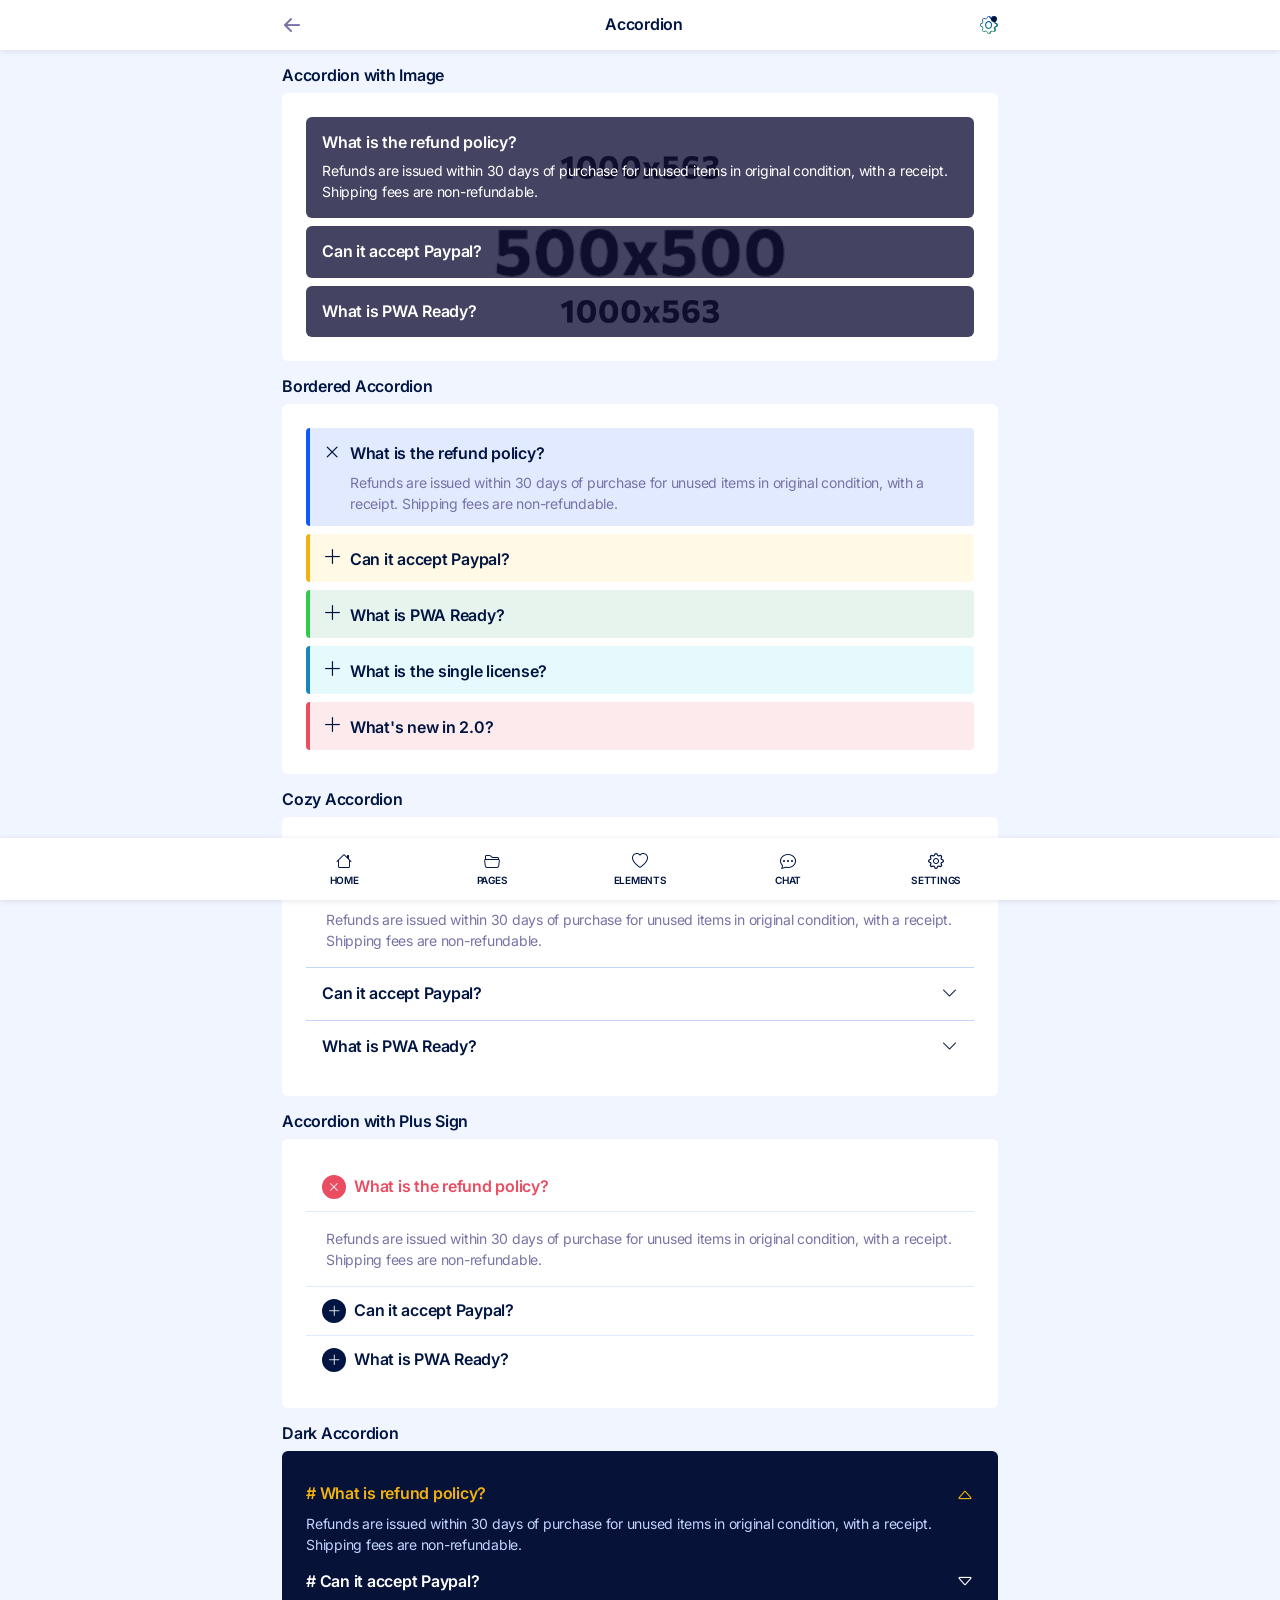
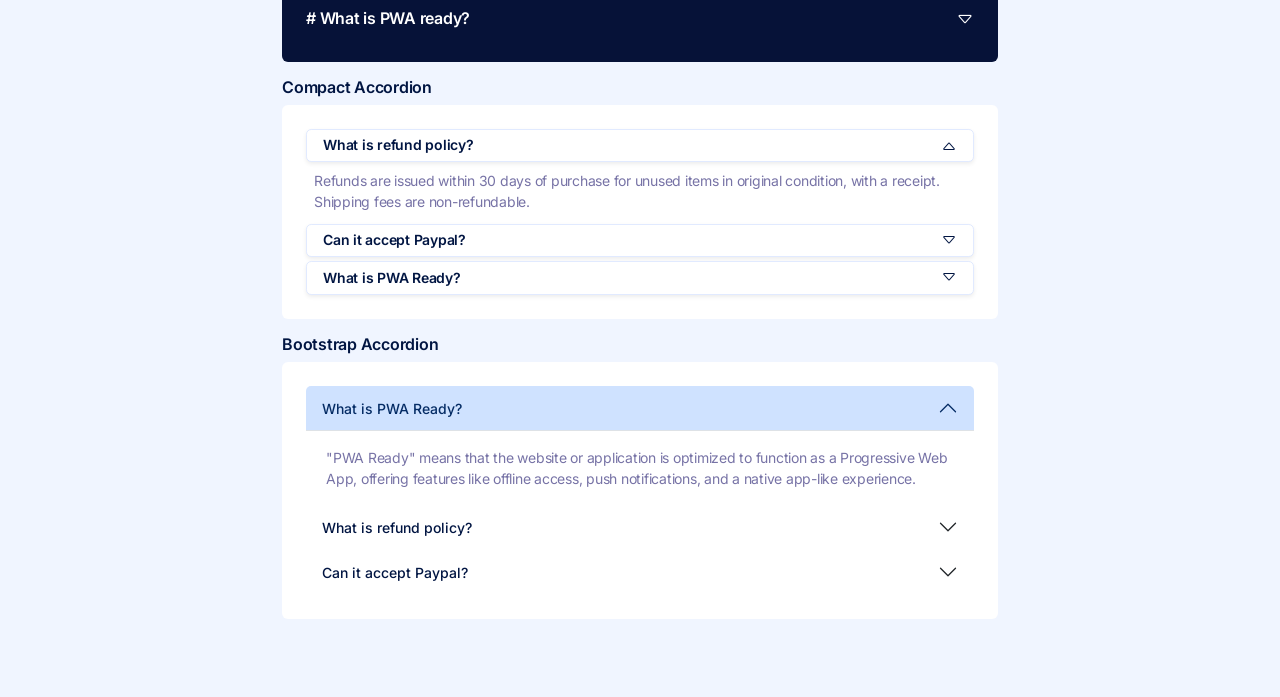
<file: template/accordion.html>
<!DOCTYPE html>
<html lang="en">

<head>
  <meta charset="utf-8">
  <meta name="viewport" content="width=device-width, initial-scale=1">
  <meta name="description" content="Affan - PWA Mobile HTML Template">
  <meta http-equiv="X-UA-Compatible" content="IE=edge">
  <!-- The above 4 meta tags *must* come first in the head; any other head content must come *after* these tags -->

  <meta name="theme-color" content="#0134d4">
  <meta name="apple-mobile-web-app-capable" content="yes">
  <meta name="apple-mobile-web-app-status-bar-style" content="black">

  <!-- Title -->
  <title>Affan - PWA Mobile HTML Template</title>

  <!-- Favicon -->
  <link rel="icon" href="img/core-img/favicon.ico">
  <link rel="apple-touch-icon" href="img/icons/icon-96x96.png">
  <link rel="apple-touch-icon" sizes="152x152" href="img/icons/icon-152x152.png">
  <link rel="apple-touch-icon" sizes="167x167" href="img/icons/icon-167x167.png">
  <link rel="apple-touch-icon" sizes="180x180" href="img/icons/icon-180x180.png">

  <!-- Style CSS -->
  <link rel="stylesheet" href="style.css">

  <!-- Web App Manifest -->
  <link rel="manifest" href="manifest.json">
</head>

<body>
  <!-- Preloader -->
  <div id="preloader">
    <div class="spinner-grow text-primary" role="status">
      <span class="visually-hidden">Loading...</span>
    </div>
  </div>

  <!-- Internet Connection Status -->
  <div class="internet-connection-status" id="internetStatus"></div>

  <!-- Dark mode switching -->
  <div class="dark-mode-switching">
    <div class="d-flex w-100 h-100 align-items-center justify-content-center">
      <div class="dark-mode-text text-center">
        <i class="bi bi-moon"></i>
        <p class="mb-0">Switching to dark mode</p>
      </div>
      <div class="light-mode-text text-center">
        <i class="bi bi-brightness-high"></i>
        <p class="mb-0">Switching to light mode</p>
      </div>
    </div>
  </div>

  <!-- RTL mode switching -->
  <div class="rtl-mode-switching">
    <div class="d-flex w-100 h-100 align-items-center justify-content-center">
      <div class="rtl-mode-text text-center">
        <i class="bi bi-text-right"></i>
        <p class="mb-0">Switching to RTL mode</p>
      </div>
      <div class="ltr-mode-text text-center">
        <i class="bi bi-text-left"></i>
        <p class="mb-0">Switching to default mode</p>
      </div>
    </div>
  </div>

  <!-- Setting Popup Overlay -->
  <div id="setting-popup-overlay"></div>

  <!-- Setting Popup Card -->
  <div class="card setting-popup-card shadow-lg" id="settingCard">
    <div class="card-body">
      <div class="container">
        <div class="setting-heading d-flex align-items-center justify-content-between mb-3">
          <p class="mb-0">Settings</p>
          <div class="btn-close" id="settingCardClose"></div>
        </div>

        <!-- Setting Panel -->
        <div class="single-setting-panel">
          <div class="form-check form-switch mb-2">
            <input class="form-check-input" type="checkbox" id="availabilityStatus" checked>
            <label class="form-check-label" for="availabilityStatus">Availability status</label>
          </div>
        </div>

        <!-- Setting Panel -->
        <div class="single-setting-panel">
          <div class="form-check form-switch mb-2">
            <input class="form-check-input" type="checkbox" id="sendMeNotifications" checked>
            <label class="form-check-label" for="sendMeNotifications">Send me notifications</label>
          </div>
        </div>

        <!-- Setting Panel -->
        <div class="single-setting-panel">
          <div class="form-check form-switch mb-2">
            <input class="form-check-input" type="checkbox" id="darkSwitch">
            <label class="form-check-label" for="darkSwitch">Dark mode</label>
          </div>
        </div>
        
        <!-- Setting Panel -->
        <div class="single-setting-panel">
          <div class="form-check form-switch">
            <input class="form-check-input" type="checkbox" id="rtlSwitch">
            <label class="form-check-label" for="rtlSwitch">RTL mode</label>
          </div>
        </div>
      </div>
    </div>
  </div>

  <!-- Header Area -->
  <div class="header-area" id="headerArea">
    <div class="container">
      <!-- Header Content -->
      <div class="header-content position-relative d-flex align-items-center justify-content-between">
        <!-- Back Button -->
        <div class="back-button">
          <a href="elements.html"><i class="bi bi-arrow-left-short"></i></a>
        </div>

        <!-- Page Title -->
        <div class="page-heading">
          <h6 class="mb-0">Accordion</h6>
        </div>

        <!-- Settings -->
        <div class="setting-wrapper">
          <div class="setting-trigger-btn" id="settingTriggerBtn">
            <i class="bi bi-gear"></i>
            <span></span>
          </div>
        </div>
      </div>
    </div>
  </div>

  <div class="page-content-wrapper py-3">

    <!-- Element Heading -->
    <div class="container">
      <div class="element-heading">
        <h6>Accordion with Image</h6>
      </div>
    </div>

    <div class="container">
      <div class="card">
        <div class="card-body">
          <div class="accordion accordion-style-six" id="accordionStyle6">
            <!-- Single Accordion -->
            <div class="accordion-item" style="background-image: url('img/bg-img/1.jpg')">
              <div class="accordion-header" id="accordionSix1">
                <h6 data-bs-toggle="collapse" data-bs-target="#accordionStyleSix1" aria-expanded="true"
                  aria-controls="accordionStyleSix1">What is the refund policy?
                </h6>
                <div class="accordion-collapse collapse show" id="accordionStyleSix1" aria-labelledby="accordionSix1"
                  data-bs-parent="#accordionStyle6">
                  <p class="mb-0 mt-2 text-white">Refunds are issued within 30 days of purchase for unused items in original condition, with a receipt. Shipping fees are non-refundable.</p>
                </div>
              </div>
            </div>

            <!-- Single Accordion -->
            <div class="accordion-item" style="background-image: url('img/bg-img/2.jpg')">
              <div class="accordion-header" id="accordionSix2">
                <h6 class="collapsed" data-bs-toggle="collapse" data-bs-target="#accordionStyleSix2"
                  aria-expanded="false" aria-controls="accordionStyleSix2">Can it accept Paypal?
                </h6>
              </div>
              <div class="accordion-collapse collapse" id="accordionStyleSix2" aria-labelledby="accordionSix2"
                data-bs-parent="#accordionStyle6">
                <p class="mb-0 mt-2 text-white">Yes, we accept PayPal as a payment method.</p>
              </div>
            </div>

            <!-- Single Accordion -->
            <div class="accordion-item" style="background-image: url('img/bg-img/3.jpg')">
              <div class="accordion-header" id="accordionSix3">
                <h6 class="collapsed" data-bs-toggle="collapse" data-bs-target="#accordionStyleSix3"
                  aria-expanded="false" aria-controls="accordionStyleSix3">What is PWA Ready?
                </h6>
              </div>
              <div class="accordion-collapse collapse" id="accordionStyleSix3" aria-labelledby="accordionSix3"
                data-bs-parent="#accordionStyle6">
                <p class="mb-0 mt-2 text-white">"PWA Ready" means that the website or application is optimized to function as a Progressive Web App, offering features like offline access, push notifications, and a native app-like experience.</p>
              </div>
            </div>
          </div>
        </div>
      </div>
    </div>

    <!-- Element Heading -->
    <div class="container">
      <div class="element-heading mt-3">
        <h6>Bordered Accordion</h6>
      </div>
    </div>

    <div class="container">
      <div class="card">
        <div class="card-body">
          <div class="accordion accordion-style-five" id="accordionStyle5">
            <!-- Single Accordion -->
            <div class="accordion-item accordion-bg-primary">
              <div class="accordion-header" id="accordionFive1">
                <h6 data-bs-toggle="collapse" data-bs-target="#accordionStyleFive1" aria-expanded="true"
                  aria-controls="accordionStyleFive1">
                  <i class="bi bi-plus-lg"></i>What is the refund policy?
                </h6>
                <div class="accordion-collapse collapse show" id="accordionStyleFive1" aria-labelledby="accordionFive1"
                  data-bs-parent="#accordionStyle5">
                  <p class="mb-0 mt-2">Refunds are issued within 30 days of purchase for unused items in original condition, with a receipt. Shipping fees are non-refundable.</p>
                </div>
              </div>
            </div>

            <!-- Single Accordion -->
            <div class="accordion-item accordion-bg-warning">
              <div class="accordion-header" id="accordionFive2">
                <h6 class="collapsed" data-bs-toggle="collapse" data-bs-target="#accordionStyleFive2"
                  aria-expanded="false" aria-controls="accordionStyleFive2">
                  <i class="bi bi-plus-lg"></i>Can it accept
                  Paypal?
                </h6>
              </div>
              <div class="accordion-collapse collapse" id="accordionStyleFive2" aria-labelledby="accordionFive2"
                data-bs-parent="#accordionStyle5">
                <p class="mb-0 mt-2">Yes, we accept PayPal as a payment method.</p>
              </div>
            </div>

            <!-- Single Accordion -->
            <div class="accordion-item accordion-bg-success">
              <div class="accordion-header" id="accordionFive3">
                <h6 class="collapsed" data-bs-toggle="collapse" data-bs-target="#accordionStyleFive3"
                  aria-expanded="false" aria-controls="accordionStyleFive3">
                  <i class="bi bi-plus-lg"></i>What is PWA Ready?
                </h6>
              </div>
              <div class="accordion-collapse collapse" id="accordionStyleFive3" aria-labelledby="accordionFive3"
                data-bs-parent="#accordionStyle5">
                <p class="mb-0 mt-2">"PWA Ready" means that the website or application is optimized to function as a Progressive Web App, offering features like offline access, push notifications, and a native app-like experience.</p>
              </div>
            </div>

            <!-- Single Accordion -->
            <div class="accordion-item accordion-bg-info">
              <div class="accordion-header" id="accordionFive4">
                <h6 class="collapsed" data-bs-toggle="collapse" data-bs-target="#accordionStyleFive4"
                  aria-expanded="false" aria-controls="accordionStyleFive4">
                  <i class="bi bi-plus-lg"></i>What is the single license?
                </h6>
              </div>
              <div class="accordion-collapse collapse" id="accordionStyleFive4" aria-labelledby="accordionFive4"
                data-bs-parent="#accordionStyle5">
                <p class="mb-0 mt-2">A single license permits one user to use the software or product on one device, typically restricting redistribution or installation on multiple devices.</p>
              </div>
            </div>

            <!-- Single Accordion -->
            <div class="accordion-item accordion-bg-danger">
              <div class="accordion-header" id="accordionFive5">
                <h6 class="collapsed" data-bs-toggle="collapse" data-bs-target="#accordionStyleFive5"
                  aria-expanded="false" aria-controls="accordionStyleFive5">
                  <i class="bi bi-plus-lg"></i>What's new in 2.0?
                </h6>
              </div>
              <div class="accordion-collapse collapse" id="accordionStyleFive5" aria-labelledby="accordionFive5"
                data-bs-parent="#accordionStyle5">
                <p class="mb-0 mt-2">Version 2.0 includes a redesigned user interface, enhanced performance, new features like real-time collaboration, improved security measures, and additional customization options.</p>
              </div>
            </div>
          </div>
        </div>
      </div>
    </div>

    <!-- Element Heading -->
    <div class="container">
      <div class="element-heading mt-3">
        <h6>Cozy Accordion</h6>
      </div>
    </div>

    <div class="container">
      <div class="card">
        <div class="card-body">
          <div class="accordion accordion-flush accordion-style-one" id="accordionStyle1">
            <!-- Single Accordion -->
            <div class="accordion-item">
              <div class="accordion-header" id="accordionOne">
                <h6 data-bs-toggle="collapse" data-bs-target="#accordionStyleOne" aria-expanded="true"
                  aria-controls="accordionStyleOne">What is the refund policy?<i class="bi bi-chevron-down"></i></h6>
              </div>
              <div class="accordion-collapse collapse show" id="accordionStyleOne" aria-labelledby="accordionOne"
                data-bs-parent="#accordionStyle1">
                <div class="accordion-body">
                  <p class="mb-0">Refunds are issued within 30 days of purchase for unused items in original condition, with a receipt. Shipping fees are non-refundable.</p>
                </div>
              </div>
            </div>

            <!-- Single Accordion -->
            <div class="accordion-item">
              <div class="accordion-header" id="accordionTwo">
                <h6 class="collapsed" data-bs-toggle="collapse" data-bs-target="#accordionStyleTwo"
                  aria-expanded="false" aria-controls="accordionStyleTwo">Can it accept Paypal?<i
                    class="bi bi-chevron-down"></i></h6>
              </div>
              <div class="accordion-collapse collapse" id="accordionStyleTwo" aria-labelledby="accordionTwo"
                data-bs-parent="#accordionStyle1">
                <div class="accordion-body">
                  <p class="mb-0">Yes, we accept PayPal as a payment method.</p>
                </div>
              </div>
            </div>

            <!-- Single Accordion -->
            <div class="accordion-item">
              <div class="accordion-header" id="accordionThree">
                <h6 class="collapsed" data-bs-toggle="collapse" data-bs-target="#accordionStyleThree"
                  aria-expanded="false" aria-controls="accordionStyleThree">What is PWA Ready?<i
                    class="bi bi-chevron-down"></i></h6>
              </div>
              <div class="accordion-collapse collapse" id="accordionStyleThree" aria-labelledby="accordionThree"
                data-bs-parent="#accordionStyle1">
                <div class="accordion-body">
                  <p class="mb-0">"PWA ready" means that the website or application is optimized to function as a Progressive Web App, offering features like offline access, push notifications, and a native app-like experience.</p>
                </div>
              </div>
            </div>
          </div>
        </div>
      </div>
    </div>

    <!-- Element Heading -->
    <div class="container">
      <div class="element-heading mt-3">
        <h6>Accordion with Plus Sign</h6>
      </div>
    </div>

    <div class="container">
      <div class="card">
        <div class="card-body">
          <div class="accordion accordion-flush accordion-style-two" id="accordionStyle2">
            <!-- Single Accordion -->
            <div class="accordion-item">
              <div class="accordion-header" id="accordionFour">
                <h6 data-bs-toggle="collapse" data-bs-target="#accordionStyleFour" aria-expanded="true"
                  aria-controls="accordionStyleFour"><i class="bi bi-plus-lg"></i>What is the refund policy?</h6>
              </div>
              <div class="accordion-collapse collapse show" id="accordionStyleFour" aria-labelledby="accordionFour"
                data-bs-parent="#accordionStyle2">
                <div class="accordion-body">
                  <p class="mb-0">Refunds are issued within 30 days of purchase for unused items in original condition, with a receipt. Shipping fees are non-refundable.</p>
                </div>
              </div>
            </div>

            <!-- Single Accordion -->
            <div class="accordion-item">
              <div class="accordion-header" id="accordionFive">
                <h6 class="collapsed" data-bs-toggle="collapse" data-bs-target="#accordionStyleFive"
                  aria-expanded="false" aria-controls="accordionStyleFive"><i class="bi bi-plus-lg"></i>Can it accept
                  Paypal?</h6>
              </div>
              <div class="accordion-collapse collapse" id="accordionStyleFive" aria-labelledby="accordionFive"
                data-bs-parent="#accordionStyle2">
                <div class="accordion-body">
                  <p class="mb-0">Yes, we accept PayPal as a payment method.</p>
                </div>
              </div>
            </div>

            <!-- Single Accordion -->
            <div class="accordion-item">
              <div class="accordion-header" id="accordionSix">
                <h6 class="collapsed" data-bs-toggle="collapse" data-bs-target="#accordionStyleSix"
                  aria-expanded="false" aria-controls="accordionStyleSix"><i class="bi bi-plus-lg"></i>What is PWA
                  Ready?</h6>
              </div>
              <div class="accordion-collapse collapse" id="accordionStyleSix" aria-labelledby="accordionSix"
                data-bs-parent="#accordionStyle2">
                <div class="accordion-body">
                  <p class="mb-0">"PWA ready" means that the website or application is optimized to function as a Progressive Web App, offering features like offline access, push notifications, and a native app-like experience.</p>
                </div>
              </div>
            </div>
          </div>
        </div>
      </div>
    </div>

    <!-- Element Heading -->
    <div class="container">
      <div class="element-heading mt-3">
        <h6>Dark Accordion</h6>
      </div>
    </div>

    <div class="container">
      <div class="card bg-dark">
        <div class="card-body">
          <div class="accordion accordion-style-four" id="accordionStyle4">
            <!-- Single Accordion -->
            <div class="accordion-item bg-transparent">
              <div class="accordion-header" id="accordionTen">
                <h6 data-bs-toggle="collapse" data-bs-target="#accordionStyleTen" aria-expanded="true"
                  aria-controls="accordionStyleTen"># What is refund policy?
                  <i class="bi bi-caret-down"></i>
                </h6>
              </div>
              <div class="accordion-collapse collapse show" id="accordionStyleTen" aria-labelledby="accordionTen"
                data-bs-parent="#accordionStyle4">
                <div class="accordion-body">
                  <p class="mb-0">Refunds are issued within 30 days of purchase for unused items in original condition, with a receipt. Shipping fees are non-refundable.</p>
                </div>
              </div>
            </div>

            <!-- Single Accordion -->
            <div class="accordion-item bg-transparent">
              <div class="accordion-header" id="accordion11">
                <h6 class="collapsed" data-bs-toggle="collapse" data-bs-target="#accordionStyle11" aria-expanded="false"
                  aria-controls="accordionStyle11"># Can it accept Paypal?
                  <i class="bi bi-caret-down"></i>
                </h6>
              </div>
              <div class="accordion-collapse collapse" id="accordionStyle11" aria-labelledby="accordion11"
                data-bs-parent="#accordionStyle4">
                <div class="accordion-body">
                  <p class="mb-0">Yes, we accept PayPal as a payment method</p>
                </div>
              </div>
            </div>

            <!-- Single Accordion -->
            <div class="accordion-item bg-transparent">
              <div class="accordion-header" id="accordion12">
                <h6 class="collapsed" data-bs-toggle="collapse" data-bs-target="#accordionStyle12" aria-expanded="false"
                  aria-controls="accordionStyle12"># What is PWA ready?
                  <i class="bi bi-caret-down"></i>
                </h6>
              </div>
              <div class="accordion-collapse collapse" id="accordionStyle12" aria-labelledby="accordion12"
                data-bs-parent="#accordionStyle4">
                <div class="accordion-body">
                  <p class="mb-0">"PWA ready" means that the website or application is optimized to function as a Progressive Web App, offering features like offline access, push notifications, and a native app-like experience.</p>
                </div>
              </div>
            </div>
          </div>
        </div>
      </div>
    </div>

    <!-- Element Heading -->
    <div class="container">
      <div class="element-heading mt-3">
        <h6>Compact Accordion</h6>
      </div>
    </div>

    <div class="container">
      <div class="card">
        <div class="card-body">
          <div class="accordion accordion-style-three" id="accordionStyle3">
            <!-- Single Accordion -->
            <div class="accordion-item">
              <div class="accordion-header" id="accordionSeven">
                <h6 class="shadow-sm rounded border" data-bs-toggle="collapse" data-bs-target="#accordionStyleSeven"
                  aria-expanded="true" aria-controls="accordionStyleSeven">What is refund policy?
                  <i class="bi bi-caret-down"></i>
                </h6>
              </div>
              <div class="accordion-collapse collapse show" id="accordionStyleSeven" aria-labelledby="accordionSeven"
                data-bs-parent="#accordionStyle3">
                <div class="accordion-body">
                  <p class="mb-0">Refunds are issued within 30 days of purchase for unused items in original condition, with a receipt. Shipping fees are non-refundable.</p>
                </div>
              </div>
            </div>

            <!-- Single Accordion -->
            <div class="accordion-item">
              <div class="accordion-header" id="accordionEight">
                <h6 class="shadow-sm rounded collapsed border" data-bs-toggle="collapse"
                  data-bs-target="#accordionStyleEight" aria-expanded="false" aria-controls="accordionStyleEight">Can it
                  accept Paypal?
                  <i class="bi bi-caret-down"></i>
                </h6>
              </div>
              <div class="accordion-collapse collapse" id="accordionStyleEight" aria-labelledby="accordionEight"
                data-bs-parent="#accordionStyle3">
                <div class="accordion-body">
                  <p class="mb-0">Yes, we accept PayPal as a payment method</p>
                </div>
              </div>
            </div>

            <!-- Single Accordion -->
            <div class="accordion-item">
              <div class="accordion-header" id="accordionNine">
                <h6 class="shadow-sm rounded collapsed border" data-bs-toggle="collapse"
                  data-bs-target="#accordionStyleNine" aria-expanded="false" aria-controls="accordionStyleNine">What is
                  PWA Ready?
                  <i class="bi bi-caret-down"></i>
                </h6>
              </div>
              <div class="accordion-collapse collapse" id="accordionStyleNine" aria-labelledby="accordionNine"
                data-bs-parent="#accordionStyle3">
                <div class="accordion-body">
                  <p class="mb-0">"PWA Ready" means that the website or application is optimized to function as a Progressive Web App, offering features like offline access, push notifications, and a native app-like experience.</p>
                </div>
              </div>
            </div>
          </div>
        </div>
      </div>
    </div>

    <!-- Element Heading -->
    <div class="container">
      <div class="element-heading mt-3">
        <h6>Bootstrap Accordion</h6>
      </div>
    </div>

    <div class="container">
      <div class="card">
        <div class="card-body">
          <div class="accordion" id="basicaccordion">
            <!-- Single Accordion -->
            <div class="accordion-item">
              <div class="accordion-header" id="headingOne">
                <button class="accordion-button" type="button" data-bs-toggle="collapse" data-bs-target="#collapseOne"
                  aria-expanded="true" aria-controls="collapseOne">What is PWA Ready?</button>
              </div>
              <div class="accordion-collapse collapse show" id="collapseOne" aria-labelledby="headingOne"
                data-bs-parent="#basicaccordion">
                <div class="accordion-body">
                  <p class="mb-0">"PWA Ready" means that the website or application is optimized to function as a Progressive Web App, offering features like offline access, push notifications, and a native app-like experience.</p>
                </div>
              </div>
            </div>

            <!-- Single Accordion -->
            <div class="accordion-item">
              <div class="accordion-header" id="headingTwo">
                <button class="accordion-button collapsed" type="button" data-bs-toggle="collapse"
                  data-bs-target="#collapseTwo" aria-expanded="false" aria-controls="collapseTwo">What is refund
                  policy?</button>
              </div>
              <div class="accordion-collapse collapse" id="collapseTwo" aria-labelledby="headingTwo"
                data-bs-parent="#basicaccordion">
                <div class="accordion-body">
                  <p class="mb-0">Refunds are issued within 30 days of purchase for unused items in original condition, with a receipt. Shipping fees are non-refundable.</p>
                </div>
              </div>
            </div>

            <!-- Single Accordion -->
            <div class="accordion-item">
              <div class="accordion-header" id="headingThree">
                <button class="accordion-button collapsed" type="button" data-bs-toggle="collapse"
                  data-bs-target="#collapseThree" aria-expanded="false" aria-controls="collapseThree">Can it accept
                  Paypal?</button>
              </div>
              <div class="accordion-collapse collapse" id="collapseThree" aria-labelledby="headingThree"
                data-bs-parent="#basicaccordion">
                <div class="accordion-body">
                  <p class="mb-0">Yes, we accept PayPal as a payment method</p>
                </div>
              </div>
            </div>
          </div>
        </div>
      </div>
    </div>
  </div>

  <!-- Footer Nav -->
  <div class="footer-nav-area" id="footerNav">
    <div class="container px-0">
      <!-- Footer Content -->
      <div class="footer-nav position-relative">
        <ul class="h-100 d-flex align-items-center justify-content-between ps-0">
          <li class="active">
            <a href="home.html">
              <i class="bi bi-house"></i>
              <span>Home</span>
            </a>
          </li>

          <li>
            <a href="pages.html">
              <i class="bi bi-folder2-open"></i>
              <span>Pages</span>
            </a>
          </li>

          <li>
            <a href="elements.html">
              <i class="bi bi-heart"></i>
              <span>Elements</span>
            </a>
          </li>

          <li>
            <a href="chat-users.html">
              <i class="bi bi-chat-dots"></i>
              <span>Chat</span>
            </a>
          </li>

          <li>
            <a href="settings.html">
              <i class="bi bi-gear"></i>
              <span>Settings</span>
            </a>
          </li>
        </ul>
      </div>
    </div>
  </div>

  <!-- All JavaScript Files -->
  <script src="js/bootstrap.bundle.min.js"></script>
  <script src="js/slideToggle.min.js"></script>
  <script src="js/internet-status.js"></script>
  <script src="js/tiny-slider.js"></script>
  <script src="js/venobox.min.js"></script>
  <script src="js/countdown.js"></script>
  <script src="js/rangeslider.min.js"></script>
  <script src="js/vanilla-dataTables.min.js"></script>
  <script src="js/index.js"></script>
  <script src="js/imagesloaded.pkgd.min.js"></script>
  <script src="js/isotope.pkgd.min.js"></script>
  <script src="js/dark-rtl.js"></script>
  <script src="js/active.js"></script>
  <script src="js/pwa.js"></script>
</body>

</html>
</file>
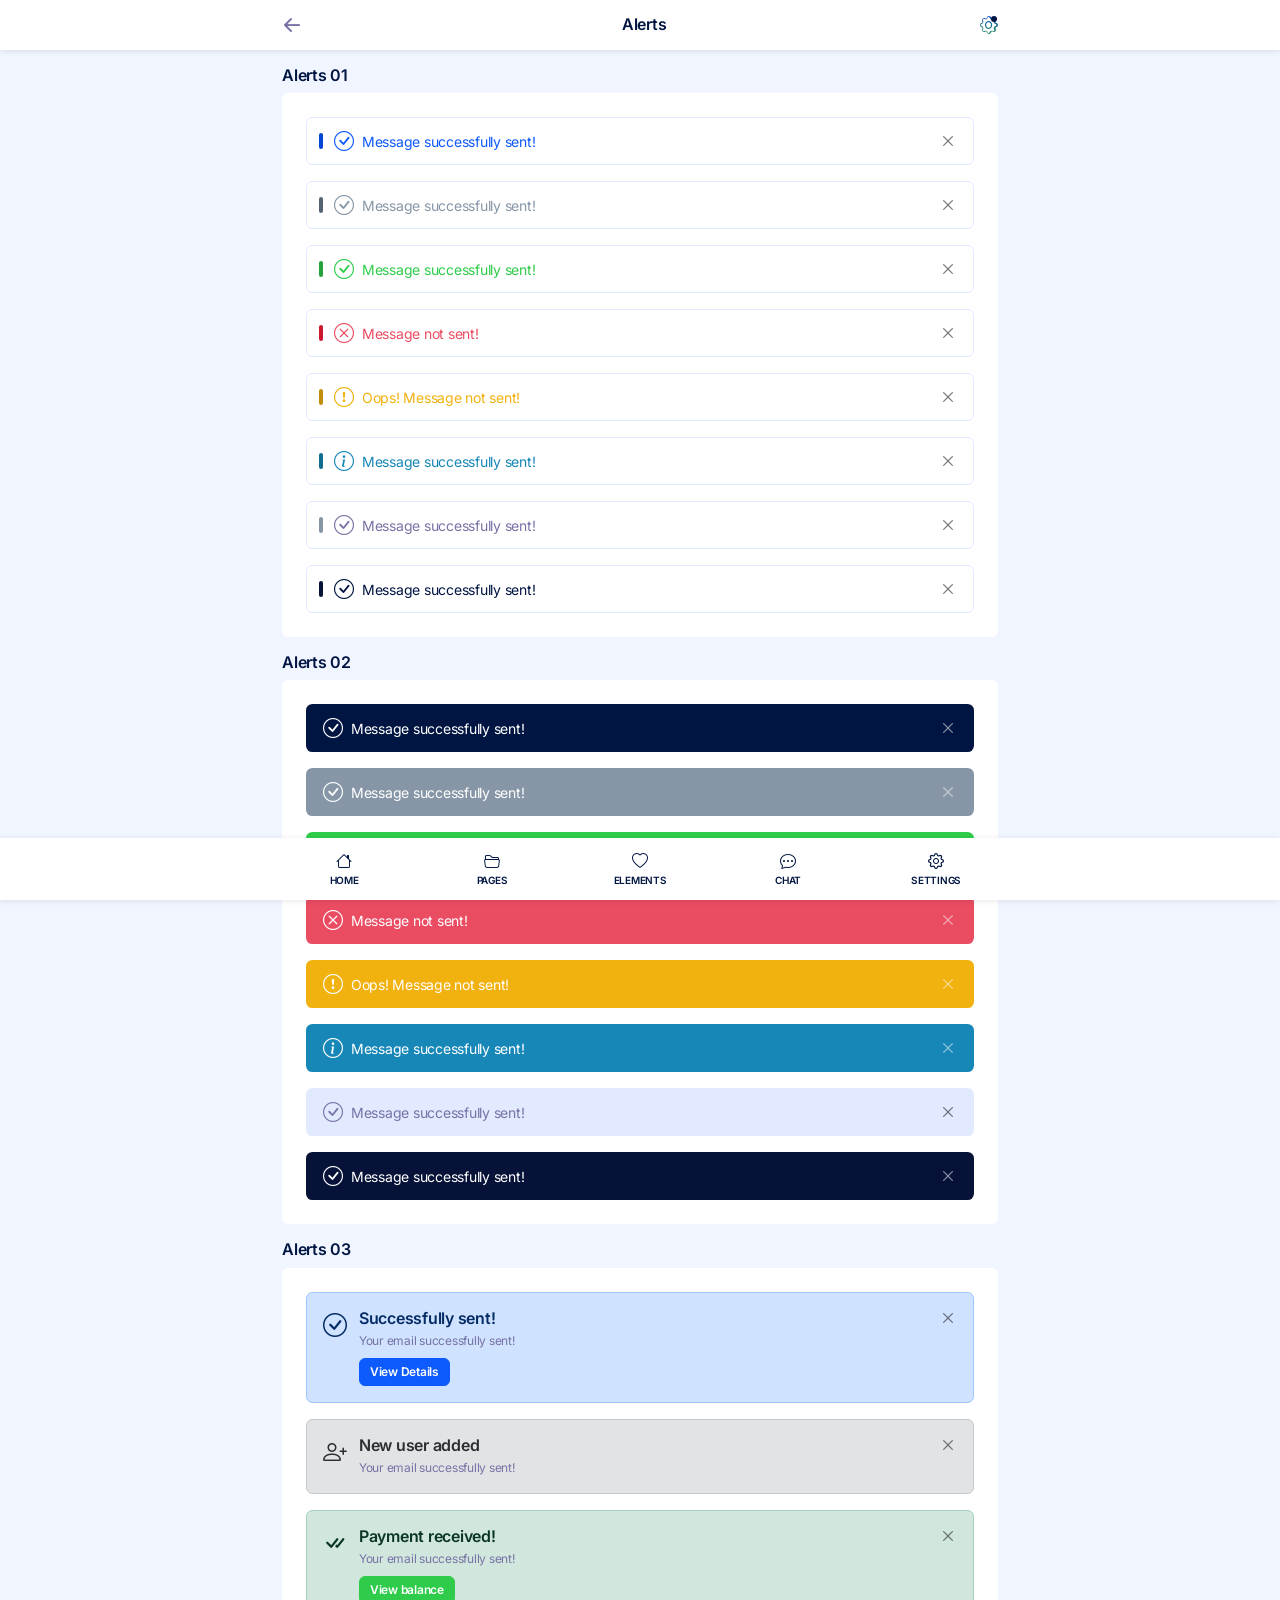
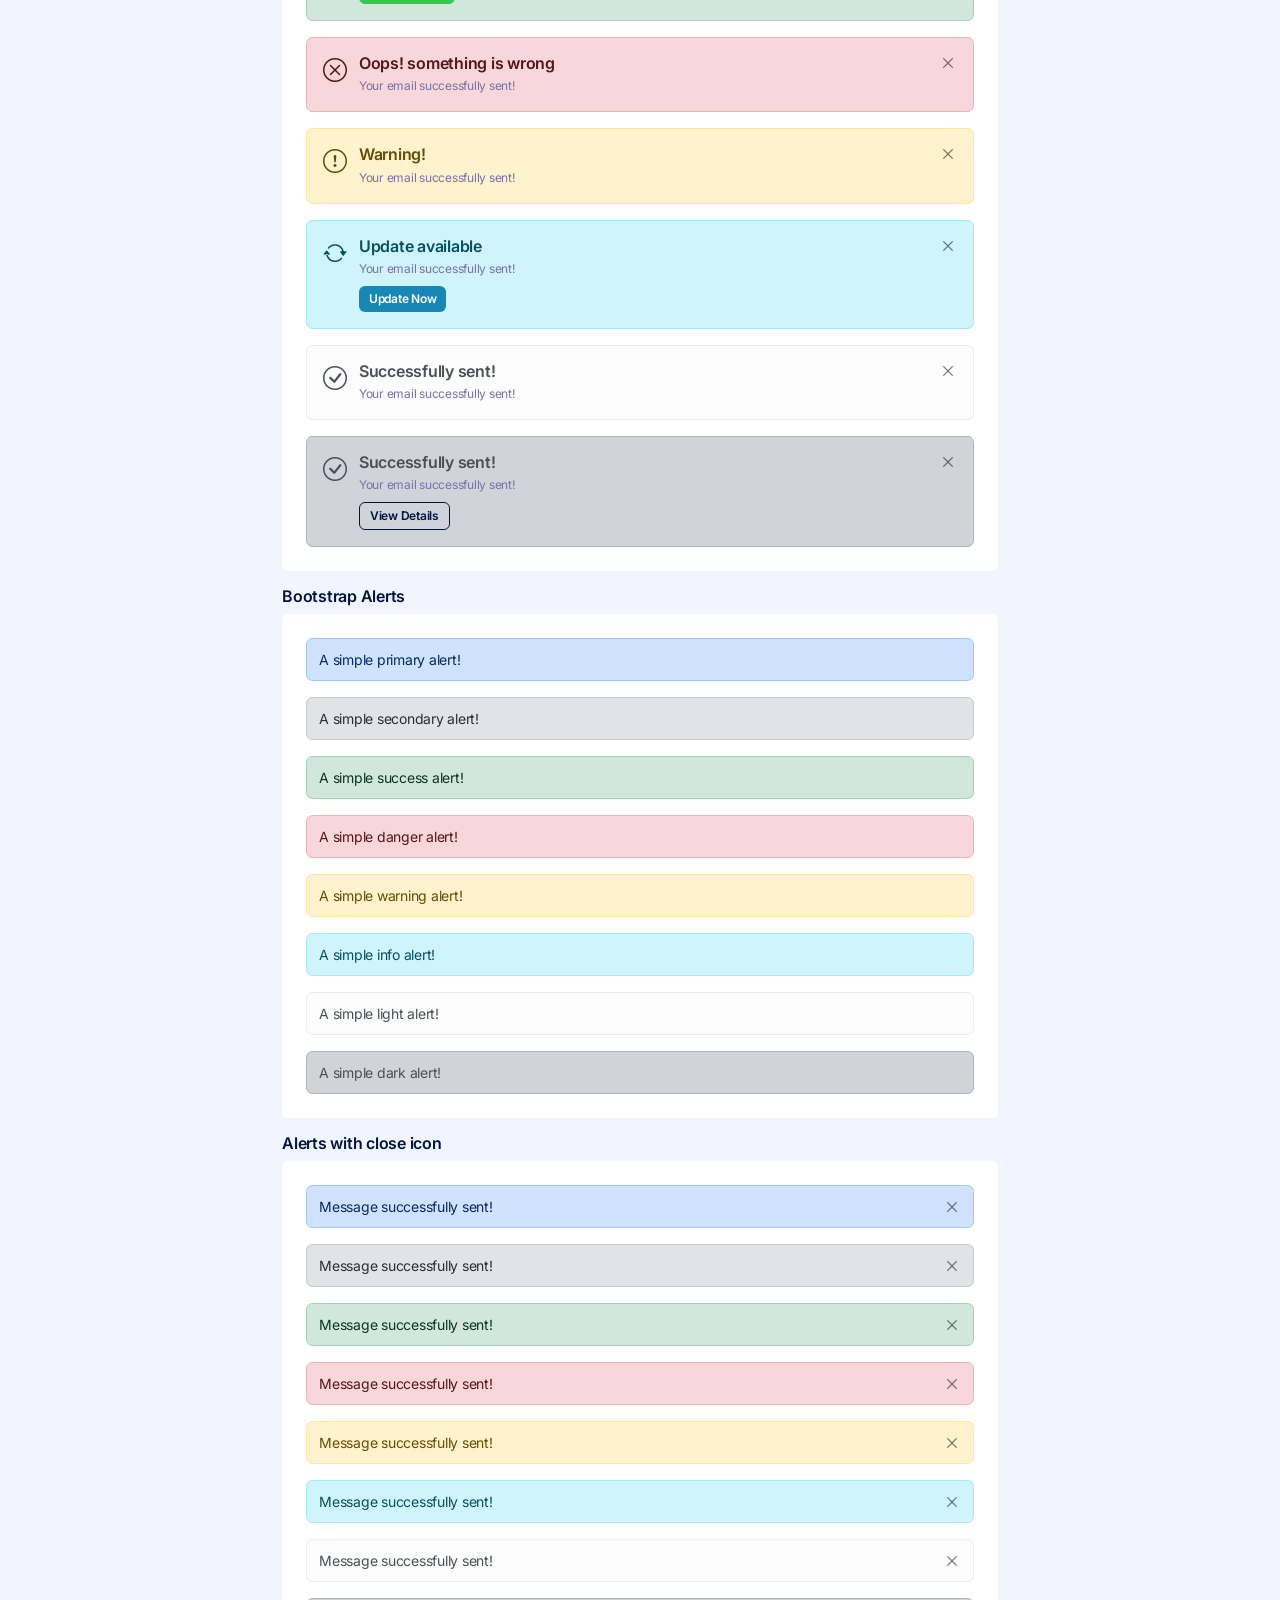
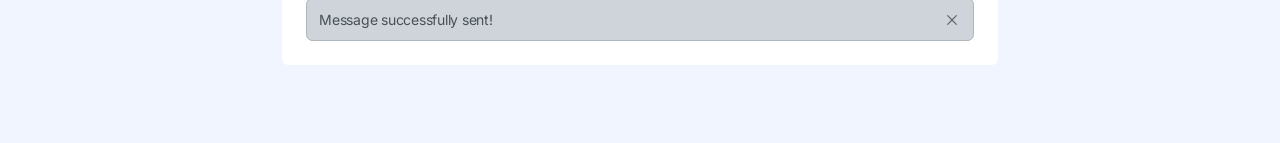
<file: template/alerts.html>
<!DOCTYPE html>
<html lang="en">

<head>
  <meta charset="utf-8">
  <meta name="viewport" content="width=device-width, initial-scale=1">
  <meta name="description" content="Affan - PWA Mobile HTML Template">
  <meta http-equiv="X-UA-Compatible" content="IE=edge">
  <!-- The above 4 meta tags *must* come first in the head; any other head content must come *after* these tags -->

  <meta name="theme-color" content="#0134d4">
  <meta name="apple-mobile-web-app-capable" content="yes">
  <meta name="apple-mobile-web-app-status-bar-style" content="black">

  <!-- Title -->
  <title>Affan - PWA Mobile HTML Template</title>

  <!-- Favicon -->
  <link rel="icon" href="img/core-img/favicon.ico">
  <link rel="apple-touch-icon" href="img/icons/icon-96x96.png">
  <link rel="apple-touch-icon" sizes="152x152" href="img/icons/icon-152x152.png">
  <link rel="apple-touch-icon" sizes="167x167" href="img/icons/icon-167x167.png">
  <link rel="apple-touch-icon" sizes="180x180" href="img/icons/icon-180x180.png">

  <!-- Style CSS -->
  <link rel="stylesheet" href="style.css">

  <!-- Web App Manifest -->
  <link rel="manifest" href="manifest.json">
</head>

<body>
  <!-- Preloader -->
  <div id="preloader">
    <div class="spinner-grow text-primary" role="status">
      <span class="visually-hidden">Loading...</span>
    </div>
  </div>

  <!-- Internet Connection Status -->
  <div class="internet-connection-status" id="internetStatus"></div>

  <!-- Dark mode switching -->
  <div class="dark-mode-switching">
    <div class="d-flex w-100 h-100 align-items-center justify-content-center">
      <div class="dark-mode-text text-center">
        <i class="bi bi-moon"></i>
        <p class="mb-0">Switching to dark mode</p>
      </div>
      <div class="light-mode-text text-center">
        <i class="bi bi-brightness-high"></i>
        <p class="mb-0">Switching to light mode</p>
      </div>
    </div>
  </div>

  <!-- RTL mode switching -->
  <div class="rtl-mode-switching">
    <div class="d-flex w-100 h-100 align-items-center justify-content-center">
      <div class="rtl-mode-text text-center">
        <i class="bi bi-text-right"></i>
        <p class="mb-0">Switching to RTL mode</p>
      </div>
      <div class="ltr-mode-text text-center">
        <i class="bi bi-text-left"></i>
        <p class="mb-0">Switching to default mode</p>
      </div>
    </div>
  </div>

  <!-- Setting Popup Overlay -->
  <div id="setting-popup-overlay"></div>

  <!-- Setting Popup Card -->
  <div class="card setting-popup-card shadow-lg" id="settingCard">
    <div class="card-body">
      <div class="container">
        <div class="setting-heading d-flex align-items-center justify-content-between mb-3">
          <p class="mb-0">Settings</p>
          <div class="btn-close" id="settingCardClose"></div>
        </div>

        <div class="single-setting-panel">
          <div class="form-check form-switch mb-2">
            <input class="form-check-input" type="checkbox" id="availabilityStatus" checked>
            <label class="form-check-label" for="availabilityStatus">Availability status</label>
          </div>
        </div>

        <div class="single-setting-panel">
          <div class="form-check form-switch mb-2">
            <input class="form-check-input" type="checkbox" id="sendMeNotifications" checked>
            <label class="form-check-label" for="sendMeNotifications">Send me notifications</label>
          </div>
        </div>

        <div class="single-setting-panel">
          <div class="form-check form-switch mb-2">
            <input class="form-check-input" type="checkbox" id="darkSwitch">
            <label class="form-check-label" for="darkSwitch">Dark mode</label>
          </div>
        </div>

        <div class="single-setting-panel">
          <div class="form-check form-switch">
            <input class="form-check-input" type="checkbox" id="rtlSwitch">
            <label class="form-check-label" for="rtlSwitch">RTL mode</label>
          </div>
        </div>
      </div>
    </div>
  </div>

  <!-- Header Area -->
  <div class="header-area" id="headerArea">
    <div class="container">
      <!-- Header Content -->
      <div class="header-content position-relative d-flex align-items-center justify-content-between">
        <!-- Back Button -->
        <div class="back-button">
          <a href="elements.html">
            <i class="bi bi-arrow-left-short"></i>
          </a>
        </div>

        <!-- Page Title -->
        <div class="page-heading">
          <h6 class="mb-0">Alerts</h6>
        </div>

        <!-- Settings -->
        <div class="setting-wrapper">
          <div class="setting-trigger-btn" id="settingTriggerBtn">
            <i class="bi bi-gear"></i>
            <span></span>
          </div>
        </div>
      </div>
    </div>
  </div>

  <div class="page-content-wrapper py-3">
    <div class="container">
      <!-- Element Heading -->
      <div class="element-heading">
        <h6>Alerts 01</h6>
      </div>
    </div>

    <div class="container">
      <div class="card">
        <div class="card-body">
          <div class="alert custom-alert-one alert-primary alert-dismissible fade show" role="alert">
            <i class="bi bi-check-circle"></i>
            Message successfully sent!
            <button class="btn btn-close position-relative p-1 ms-auto" type="button" data-bs-dismiss="alert"
              aria-label="Close"></button>
          </div>

          <div class="alert custom-alert-one alert-secondary alert-dismissible fade show" role="alert">
            <i class="bi bi-check-circle"></i>
            Message successfully sent!
            <button class="btn btn-close position-relative p-1 ms-auto" type="button" data-bs-dismiss="alert"
              aria-label="Close"></button>
          </div>

          <div class="alert custom-alert-one alert-success alert-dismissible fade show" role="alert">
            <i class="bi bi-check-circle"></i>
            Message successfully sent!
            <button class="btn btn-close position-relative p-1 ms-auto" type="button" data-bs-dismiss="alert"
              aria-label="Close"></button>
          </div>

          <div class="alert custom-alert-one alert-danger alert-dismissible fade show" role="alert">
            <i class="bi bi-x-circle"></i>
            Message not sent!
            <button class="btn btn-close position-relative p-1 ms-auto" type="button" data-bs-dismiss="alert"
              aria-label="Close"></button>
          </div>

          <div class="alert custom-alert-one alert-warning alert-dismissible fade show" role="alert">
            <i class="bi bi-exclamation-circle"></i>
            Oops! Message not sent!
            <button class="btn btn-close position-relative p-1 ms-auto" type="button" data-bs-dismiss="alert"
              aria-label="Close"></button>
          </div>

          <div class="alert custom-alert-one alert-info alert-dismissible fade show" role="alert">
            <i class="bi bi-info-circle"></i>
            Message successfully sent!
            <button class="btn btn-close position-relative p-1 ms-auto" type="button" data-bs-dismiss="alert"
              aria-label="Close"></button>
          </div>

          <div class="alert custom-alert-one alert-light alert-dismissible fade show" role="alert">
            <i class="bi bi-check-circle"></i>
            Message successfully sent!
            <button class="btn btn-close position-relative p-1 ms-auto" type="button" data-bs-dismiss="alert"
              aria-label="Close"></button>
          </div>

          <div class="alert custom-alert-one alert-dark alert-dismissible fade show mb-0" role="alert">
            <i class="bi bi-check-circle"></i>
            Message successfully sent!
            <button class="btn btn-close position-relative p-1 ms-auto" type="button" data-bs-dismiss="alert"
              aria-label="Close"></button>
          </div>
        </div>
      </div>
    </div>

    <!-- Element Heading -->
    <div class="container">
      <div class="element-heading mt-3">
        <h6>Alerts 02</h6>
      </div>
    </div>

    <div class="container">
      <div class="card">
        <div class="card-body">

          <div class="alert custom-alert-two alert-primary alert-dismissible fade show" role="alert">
            <i class="bi bi-check-circle"></i>
            Message successfully sent!
            <button class="btn btn-close btn-close-white position-relative p-1 ms-auto" type="button"
              data-bs-dismiss="alert" aria-label="Close"></button>
          </div>

          <div class="alert custom-alert-two alert-secondary alert-dismissible fade show" role="alert">
            <i class="bi bi-check-circle"></i>
            Message successfully sent!
            <button class="btn btn-close btn-close-white position-relative p-1 ms-auto" type="button"
              data-bs-dismiss="alert" aria-label="Close"></button>
          </div>

          <div class="alert custom-alert-two alert-success alert-dismissible fade show" role="alert">
            <i class="bi bi-check-circle"></i>
            Message successfully sent!
            <button class="btn btn-close btn-close-white position-relative p-1 ms-auto" type="button"
              data-bs-dismiss="alert" aria-label="Close"></button>
          </div>

          <div class="alert custom-alert-two alert-danger alert-dismissible fade show" role="alert">
            <i class="bi bi-x-circle"></i>
            Message not sent!
            <button class="btn btn-close btn-close-white position-relative p-1 ms-auto" type="button"
              data-bs-dismiss="alert" aria-label="Close"></button>
          </div>

          <div class="alert custom-alert-two alert-warning alert-dismissible fade show" role="alert">
            <i class="bi bi-exclamation-circle"></i>
            Oops! Message not sent!
            <button class="btn btn-close btn-close-white position-relative p-1 ms-auto" type="button"
              data-bs-dismiss="alert" aria-label="Close"></button>
          </div>

          <div class="alert custom-alert-two alert-info alert-dismissible fade show" role="alert">
            <i class="bi bi-info-circle"></i>
            Message successfully sent!
            <button class="btn btn-close btn-close-white position-relative p-1 ms-auto" type="button"
              data-bs-dismiss="alert" aria-label="Close"></button>
          </div>

          <div class="alert custom-alert-two alert-light alert-dismissible fade show" role="alert">
            <i class="bi bi-check-circle"></i>
            Message successfully sent!
            <button class="btn btn-close position-relative p-1 ms-auto" type="button" data-bs-dismiss="alert"
              aria-label="Close"></button>
          </div>

          <div class="alert custom-alert-two alert-dark alert-dismissible fade show mb-0" role="alert">
            <i class="bi bi-check-circle"></i>
            Message successfully sent!
            <button class="btn btn-close btn-close-white position-relative p-1 ms-auto" type="button"
              data-bs-dismiss="alert" aria-label="Close"></button>
          </div>
        </div>
      </div>
    </div>

    <!-- Element Heading -->
    <div class="container">
      <div class="element-heading mt-3">
        <h6>Alerts 03</h6>
      </div>
    </div>

    <div class="container">
      <div class="card">
        <div class="card-body">
          <div class="alert custom-alert-three alert-primary alert-dismissible fade show" role="alert">
            <i class="bi bi-check-circle"></i>
            <div class="alert-text">
              <h6>Successfully sent!</h6>
              <span>Your email successfully sent!</span>
              <a class="btn btn-sm btn-primary mt-2" href="#">View Details</a>
            </div>
            <button class="btn btn-close position-relative p-1 ms-auto" type="button" data-bs-dismiss="alert"
              aria-label="Close"></button>
          </div>

          <div class="alert custom-alert-three alert-secondary alert-dismissible fade show" role="alert">
            <i class="bi bi-person-plus"></i>
            <div class="alert-text">
              <h6>New user added</h6>
              <span>Your email successfully sent!</span>
            </div>
            <button class="btn btn-close position-relative p-1 ms-auto" type="button" data-bs-dismiss="alert"
              aria-label="Close"></button>
          </div>

          <div class="alert custom-alert-three alert-success alert-dismissible fade show" role="alert">
            <i class="bi bi-check-all"></i>
            <div class="alert-text">
              <h6>Payment received!</h6>
              <span>Your email successfully sent!</span>
              <a class="btn btn-sm btn-success mt-2" href="#">View balance</a>
            </div>
            <button class="btn btn-close position-relative p-1 ms-auto" type="button" data-bs-dismiss="alert"
              aria-label="Close"></button>
          </div>

          <div class="alert custom-alert-three alert-danger alert-dismissible fade show" role="alert">
            <i class="bi bi-x-circle"></i>
            <div class="alert-text">
              <h6>Oops! something is wrong</h6>
              <span>Your email successfully sent!</span>
            </div>
            <button class="btn btn-close position-relative p-1 ms-auto" type="button" data-bs-dismiss="alert"
              aria-label="Close"></button>
          </div>

          <div class="alert custom-alert-three alert-warning alert-dismissible fade show" role="alert">
            <i class="bi bi-exclamation-circle"></i>
            <div class="alert-text">
              <h6>Warning!</h6>
              <span>Your email successfully sent!</span>
            </div>
            <button class="btn btn-close position-relative p-1 ms-auto" type="button" data-bs-dismiss="alert"
              aria-label="Close"></button>
          </div>

          <div class="alert custom-alert-three alert-info alert-dismissible fade show" role="alert">
            <i class="bi bi-arrow-repeat"></i>
            <div class="alert-text">
              <h6>Update available</h6>
              <span>Your email successfully sent!</span>
              <a class="btn btn-sm btn-creative btn-info mt-2" href="#">Update Now</a>
            </div>
            <button class="btn btn-close position-relative p-1 ms-auto" type="button" data-bs-dismiss="alert"
              aria-label="Close"></button>
          </div>

          <div class="alert custom-alert-three alert-light alert-dismissible fade show" role="alert">
            <i class="bi bi-check-circle"></i>
            <div class="alert-text">
              <h6>Successfully sent!</h6>
              <span>Your email successfully sent!</span>
            </div>
            <button class="btn btn-close position-relative p-1 ms-auto" type="button" data-bs-dismiss="alert"
              aria-label="Close"></button>
          </div>

          <div class="alert custom-alert-three alert-dark mb-0 alert-dismissible fade show" role="alert">
            <i class="bi bi-check-circle"></i>
            <div class="alert-text">
              <h6>Successfully sent!</h6>
              <span>Your email successfully sent!</span>
              <a class="btn btn-sm btn-outline-dark mt-2" href="#">View
                Details</a>
            </div>
            <button class="btn btn-close position-relative p-1 ms-auto" type="button" data-bs-dismiss="alert"
              aria-label="Close"></button>
          </div>
        </div>
      </div>
    </div>

    <!-- Element Heading -->
    <div class="container">
      <div class="element-heading mt-3">
        <h6>Bootstrap Alerts</h6>
      </div>
    </div>

    <div class="container">
      <div class="card">
        <div class="card-body">
          <div class="alert alert-primary" role="alert">A simple primary alert!</div>
          <div class="alert alert-secondary" role="alert">A simple secondary alert!</div>
          <div class="alert alert-success" role="alert">A simple success alert!</div>
          <div class="alert alert-danger" role="alert">A simple danger alert!</div>
          <div class="alert alert-warning" role="alert">A simple warning alert!</div>
          <div class="alert alert-info" role="alert">A simple info alert!</div>
          <div class="alert alert-light" role="alert">A simple light alert!</div>
          <div class="alert mb-0 alert-dark" role="alert">A simple dark alert!</div>
        </div>
      </div>
    </div>

    <!-- Element Heading -->
    <div class="container">
      <div class="element-heading mt-3">
        <h6>Alerts with close icon</h6>
      </div>
    </div>

    <div class="container">
      <div class="card">
        <div class="card-body">
          <div class="alert d-flex align-items-center alert-primary alert-dismissible fade show" role="alert">
            Message successfully sent!
            <button class="btn btn-close position-relative p-1 ms-auto" type="button" data-bs-dismiss="alert"
              aria-label="Close"></button>
          </div>

          <div class="alert d-flex align-items-center alert-secondary alert-dismissible fade show" role="alert">
            Message successfully sent!
            <button class="btn btn-close position-relative p-1 ms-auto" type="button" data-bs-dismiss="alert"
              aria-label="Close"></button>
          </div>

          <div class="alert d-flex align-items-center alert-success alert-dismissible fade show" role="alert">
            Message successfully sent!
            <button class="btn btn-close position-relative p-1 ms-auto" type="button" data-bs-dismiss="alert"
              aria-label="Close"></button>
          </div>

          <div class="alert d-flex align-items-center alert-danger alert-dismissible fade show" role="alert">
            Message successfully sent!
            <button class="btn btn-close position-relative p-1 ms-auto" type="button" data-bs-dismiss="alert"
              aria-label="Close"></button>
          </div>

          <div class="alert d-flex align-items-center alert-warning alert-dismissible fade show" role="alert">
            Message successfully sent!
            <button class="btn btn-close position-relative p-1 ms-auto" type="button" data-bs-dismiss="alert"
              aria-label="Close"></button>
          </div>

          <div class="alert d-flex align-items-center alert-info alert-dismissible fade show" role="alert">
            Message successfully sent!
            <button class="btn btn-close position-relative p-1 ms-auto" type="button" data-bs-dismiss="alert"
              aria-label="Close"></button>
          </div>

          <div class="alert d-flex align-items-center alert-light alert-dismissible fade show" role="alert">
            Message successfully sent!
            <button class="btn btn-close position-relative p-1 ms-auto" type="button" data-bs-dismiss="alert"
              aria-label="Close"></button>
          </div>

          <div class="alert d-flex align-items-center mb-0 alert-dark alert-dismissible fade show" role="alert">
            Message successfully sent!
            <button class="btn btn-close position-relative p-1 ms-auto" type="button" data-bs-dismiss="alert"
              aria-label="Close"></button>
          </div>
        </div>
      </div>
    </div>
  </div>

  <!-- Footer Nav -->
  <div class="footer-nav-area" id="footerNav">
    <div class="container px-0">
      <!-- Footer Content -->
      <div class="footer-nav position-relative">
        <ul class="h-100 d-flex align-items-center justify-content-between ps-0">
          <li class="active">
            <a href="home.html">
              <i class="bi bi-house"></i>
              <span>Home</span>
            </a>
          </li>

          <li>
            <a href="pages.html">
              <i class="bi bi-folder2-open"></i>
              <span>Pages</span>
            </a>
          </li>

          <li>
            <a href="elements.html">
              <i class="bi bi-heart"></i>
              <span>Elements</span>
            </a>
          </li>

          <li>
            <a href="chat-users.html">
              <i class="bi bi-chat-dots"></i>
              <span>Chat</span>
            </a>
          </li>

          <li>
            <a href="settings.html">
              <i class="bi bi-gear"></i>
              <span>Settings</span>
            </a>
          </li>
        </ul>
      </div>
    </div>
  </div>

  <!-- All JavaScript Files -->
  <script src="js/bootstrap.bundle.min.js"></script>
  <script src="js/slideToggle.min.js"></script>
  <script src="js/internet-status.js"></script>
  <script src="js/tiny-slider.js"></script>
  <script src="js/venobox.min.js"></script>
  <script src="js/countdown.js"></script>
  <script src="js/rangeslider.min.js"></script>
  <script src="js/vanilla-dataTables.min.js"></script>
  <script src="js/index.js"></script>
  <script src="js/imagesloaded.pkgd.min.js"></script>
  <script src="js/isotope.pkgd.min.js"></script>
  <script src="js/dark-rtl.js"></script>
  <script src="js/active.js"></script>
  <script src="js/pwa.js"></script>
</body>

</html>
</file>
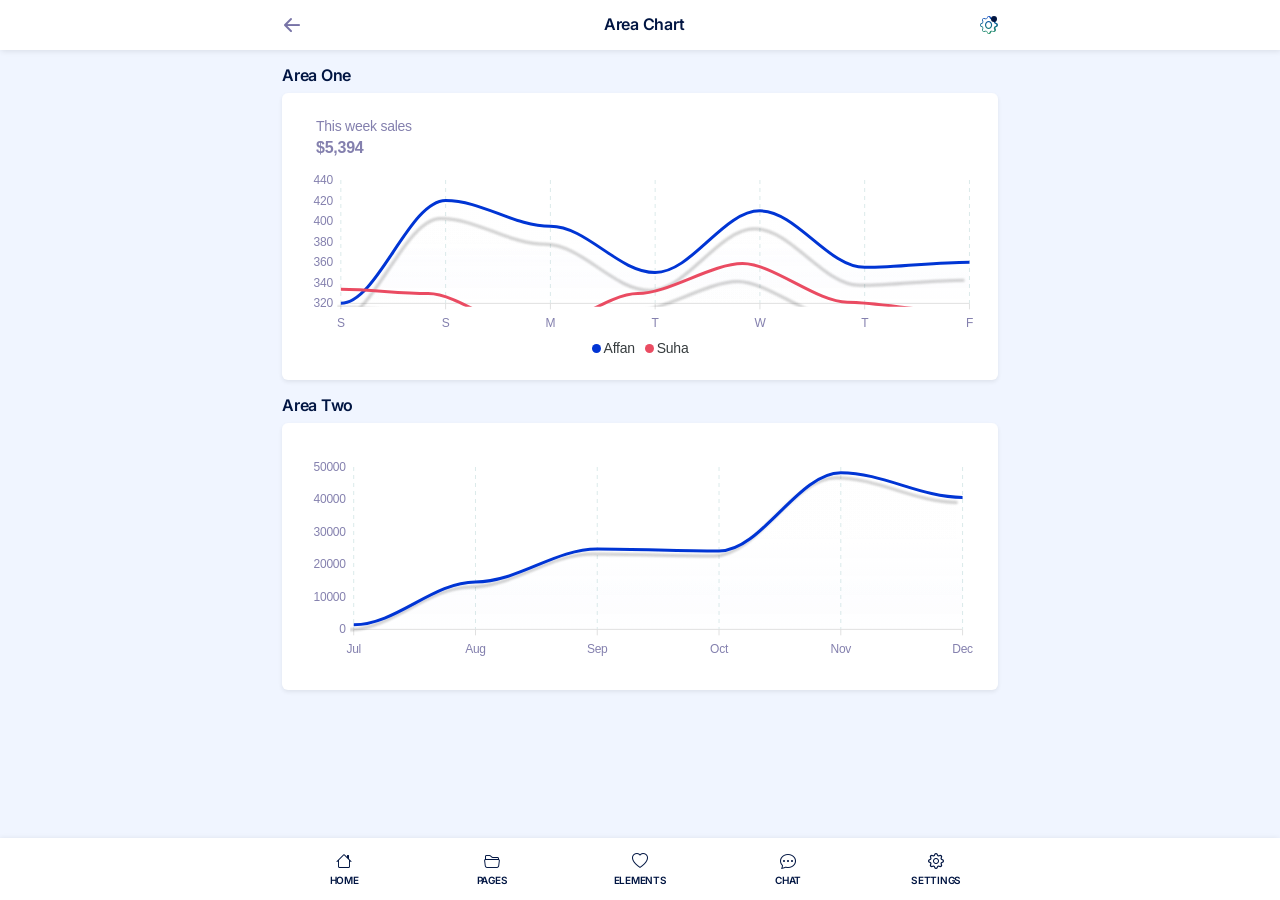
<file: template/area-charts.html>
<!DOCTYPE html>
<html lang="en">

<head>
  <meta charset="utf-8">
  <meta name="viewport" content="width=device-width, initial-scale=1">
  <meta name="description" content="Affan - PWA Mobile HTML Template">
  <meta http-equiv="X-UA-Compatible" content="IE=edge">
  <!-- The above 4 meta tags *must* come first in the head; any other head content must come *after* these tags -->

  <meta name="theme-color" content="#0134d4">
  <meta name="apple-mobile-web-app-capable" content="yes">
  <meta name="apple-mobile-web-app-status-bar-style" content="black">

  <!-- Title -->
  <title>Affan - PWA Mobile HTML Template</title>

  <!-- Favicon -->
  <link rel="icon" href="img/core-img/favicon.ico">
  <link rel="apple-touch-icon" href="img/icons/icon-96x96.png">
  <link rel="apple-touch-icon" sizes="152x152" href="img/icons/icon-152x152.png">
  <link rel="apple-touch-icon" sizes="167x167" href="img/icons/icon-167x167.png">
  <link rel="apple-touch-icon" sizes="180x180" href="img/icons/icon-180x180.png">

  <!-- Style CSS -->
  <link rel="stylesheet" href="style.css">

  <!-- Web App Manifest -->
  <link rel="manifest" href="manifest.json">
</head>

<body>
  <!-- Preloader -->
  <div id="preloader">
    <div class="spinner-grow text-primary" role="status">
      <span class="visually-hidden">Loading...</span>
    </div>
  </div>

  <!-- Internet Connection Status -->
  <div class="internet-connection-status" id="internetStatus"></div>

  <!-- Dark mode switching -->
  <div class="dark-mode-switching">
    <div class="d-flex w-100 h-100 align-items-center justify-content-center">
      <div class="dark-mode-text text-center">
        <i class="bi bi-moon"></i>
        <p class="mb-0">Switching to dark mode</p>
      </div>
      <div class="light-mode-text text-center">
        <i class="bi bi-brightness-high"></i>
        <p class="mb-0">Switching to light mode</p>
      </div>
    </div>
  </div>

  <!-- RTL mode switching -->
  <div class="rtl-mode-switching">
    <div class="d-flex w-100 h-100 align-items-center justify-content-center">
      <div class="rtl-mode-text text-center">
        <i class="bi bi-text-right"></i>
        <p class="mb-0">Switching to RTL mode</p>
      </div>
      <div class="ltr-mode-text text-center">
        <i class="bi bi-text-left"></i>
        <p class="mb-0">Switching to default mode</p>
      </div>
    </div>
  </div>

  <!-- Setting Popup Overlay -->
  <div id="setting-popup-overlay"></div>

  <!-- Setting Popup Card -->
  <div class="card setting-popup-card shadow-lg" id="settingCard">
    <div class="card-body">
      <div class="container">
        <div class="setting-heading d-flex align-items-center justify-content-between mb-3">
          <p class="mb-0">Settings</p>
          <div class="btn-close" id="settingCardClose"></div>
        </div>

        <div class="single-setting-panel">
          <div class="form-check form-switch mb-2">
            <input class="form-check-input" type="checkbox" id="availabilityStatus" checked>
            <label class="form-check-label" for="availabilityStatus">Availability status</label>
          </div>
        </div>

        <div class="single-setting-panel">
          <div class="form-check form-switch mb-2">
            <input class="form-check-input" type="checkbox" id="sendMeNotifications" checked>
            <label class="form-check-label" for="sendMeNotifications">Send me notifications</label>
          </div>
        </div>

        <div class="single-setting-panel">
          <div class="form-check form-switch mb-2">
            <input class="form-check-input" type="checkbox" id="darkSwitch">
            <label class="form-check-label" for="darkSwitch">Dark mode</label>
          </div>
        </div>

        <div class="single-setting-panel">
          <div class="form-check form-switch">
            <input class="form-check-input" type="checkbox" id="rtlSwitch">
            <label class="form-check-label" for="rtlSwitch">RTL mode</label>
          </div>
        </div>
      </div>
    </div>
  </div>

  <!-- Header Area -->
  <div class="header-area" id="headerArea">
    <div class="container">
      <!-- Header Content -->
      <div class="header-content position-relative d-flex align-items-center justify-content-between">
        <!-- Back Button -->
        <div class="back-button">
          <a href="elements.html">
            <i class="bi bi-arrow-left-short"></i>
          </a>
        </div>

        <!-- Page Title -->
        <div class="page-heading">
          <h6 class="mb-0">Area Chart</h6>
        </div>

        <!-- Settings -->
        <div class="setting-wrapper">
          <div class="setting-trigger-btn" id="settingTriggerBtn">
            <i class="bi bi-gear"></i>
            <span></span>
          </div>
        </div>
      </div>
    </div>
  </div>

  <div class="page-content-wrapper py-3">

    <!-- Element Heading -->
    <div class="container">
      <div class="element-heading">
        <h6>Area One</h6>
      </div>
    </div>

    <div class="container">
      <div class="card shadow-sm">
        <div class="card-body pb-2">
          <div class="chart-wrapper">
            <div id="areaChart1"></div>
          </div>
        </div>
      </div>
    </div>

    <!-- Element Heading -->
    <div class="container">
      <div class="element-heading mt-3">
        <h6>Area Two</h6>
      </div>
    </div>

    <div class="container">
      <div class="card shadow-sm">
        <div class="card-body pb-2">
          <div class="chart-wrapper">
            <div id="areaChart2"></div>
          </div>
        </div>
      </div>
    </div>
  </div>

  <!-- Footer Nav -->
  <div class="footer-nav-area" id="footerNav">
    <div class="container px-0">
      <!-- Footer Content -->
      <div class="footer-nav position-relative">
        <ul class="h-100 d-flex align-items-center justify-content-between ps-0">
          <li class="active">
            <a href="home.html">
              <i class="bi bi-house"></i>
              <span>Home</span>
            </a>
          </li>

          <li>
            <a href="pages.html">
              <i class="bi bi-folder2-open"></i>
              <span>Pages</span>
            </a>
          </li>

          <li>
            <a href="elements.html">
              <i class="bi bi-heart"></i>
              <span>Elements</span>
            </a>
          </li>

          <li>
            <a href="chat-users.html">
              <i class="bi bi-chat-dots"></i>
              <span>Chat</span>
            </a>
          </li>

          <li>
            <a href="settings.html">
              <i class="bi bi-gear"></i>
              <span>Settings</span>
            </a>
          </li>
        </ul>
      </div>
    </div>
  </div>

  <!-- All JavaScript Files -->
  <script src="js/bootstrap.bundle.min.js"></script>
  <script src="js/internet-status.js"></script>
  <script src="js/dark-rtl.js"></script>
  <script src="js/active.js"></script>
  <!-- Apex Chart -->
  <script src="js/apexcharts.min.js"></script>
  <script src="js/chart-active.js"></script>
  <!-- PWA -->
  <script src="js/pwa.js"></script>
</body>

</html>
</file>
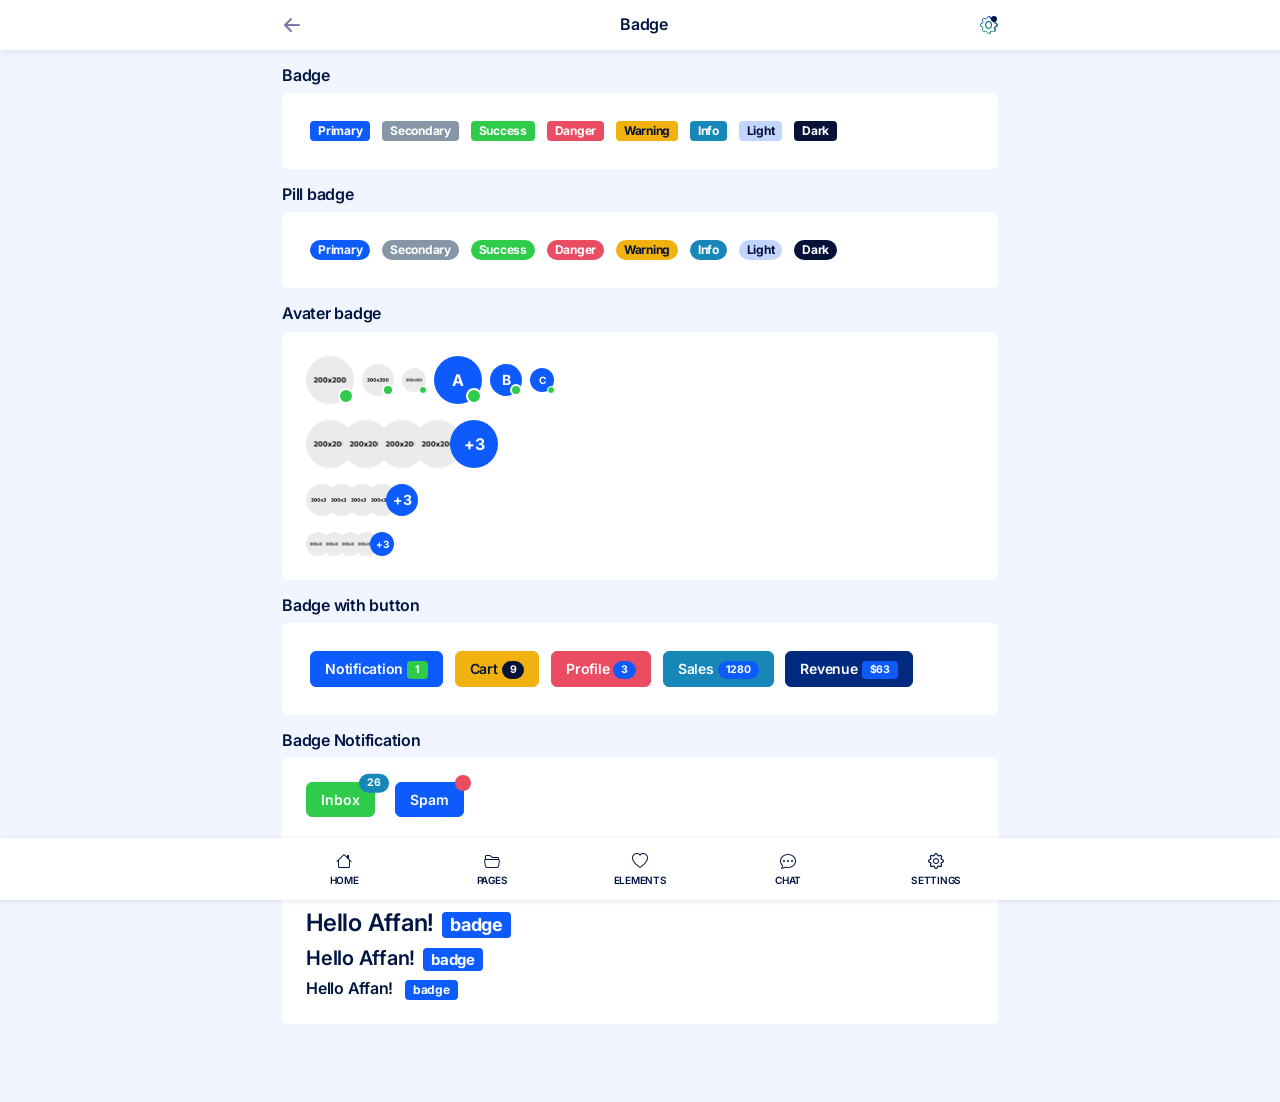
<file: template/badge.html>
<!DOCTYPE html>
<html lang="en">

<head>
  <meta charset="utf-8">
  <meta name="viewport" content="width=device-width, initial-scale=1">
  <meta name="description" content="Affan - PWA Mobile HTML Template">
  <meta http-equiv="X-UA-Compatible" content="IE=edge">
  <!-- The above 4 meta tags *must* come first in the head; any other head content must come *after* these tags -->

  <meta name="theme-color" content="#0134d4">
  <meta name="apple-mobile-web-app-capable" content="yes">
  <meta name="apple-mobile-web-app-status-bar-style" content="black">

  <!-- Title -->
  <title>Affan - PWA Mobile HTML Template</title>

  <!-- Favicon -->
  <link rel="icon" href="img/core-img/favicon.ico">
  <link rel="apple-touch-icon" href="img/icons/icon-96x96.png">
  <link rel="apple-touch-icon" sizes="152x152" href="img/icons/icon-152x152.png">
  <link rel="apple-touch-icon" sizes="167x167" href="img/icons/icon-167x167.png">
  <link rel="apple-touch-icon" sizes="180x180" href="img/icons/icon-180x180.png">

  <!-- Style CSS -->
  <link rel="stylesheet" href="style.css">

  <!-- Web App Manifest -->
  <link rel="manifest" href="manifest.json">
</head>

<body>
  <!-- Preloader -->
  <div id="preloader">
    <div class="spinner-grow text-primary" role="status">
      <span class="visually-hidden">Loading...</span>
    </div>
  </div>

  <!-- Internet Connection Status -->
  <div class="internet-connection-status" id="internetStatus"></div>

  <!-- Dark mode switching -->
  <div class="dark-mode-switching">
    <div class="d-flex w-100 h-100 align-items-center justify-content-center">
      <div class="dark-mode-text text-center">
        <i class="bi bi-moon"></i>
        <p class="mb-0">Switching to dark mode</p>
      </div>
      <div class="light-mode-text text-center">
        <i class="bi bi-brightness-high"></i>
        <p class="mb-0">Switching to light mode</p>
      </div>
    </div>
  </div>

  <!-- RTL mode switching -->
  <div class="rtl-mode-switching">
    <div class="d-flex w-100 h-100 align-items-center justify-content-center">
      <div class="rtl-mode-text text-center">
        <i class="bi bi-text-right"></i>
        <p class="mb-0">Switching to RTL mode</p>
      </div>
      <div class="ltr-mode-text text-center">
        <i class="bi bi-text-left"></i>
        <p class="mb-0">Switching to default mode</p>
      </div>
    </div>
  </div>

  <!-- Setting Popup Overlay -->
  <div id="setting-popup-overlay"></div>

  <!-- Setting Popup Card -->
  <div class="card setting-popup-card shadow-lg" id="settingCard">
    <div class="card-body">
      <div class="container">
        <div class="setting-heading d-flex align-items-center justify-content-between mb-3">
          <p class="mb-0">Settings</p>
          <div class="btn-close" id="settingCardClose"></div>
        </div>

        <div class="single-setting-panel">
          <div class="form-check form-switch mb-2">
            <input class="form-check-input" type="checkbox" id="availabilityStatus" checked>
            <label class="form-check-label" for="availabilityStatus">Availability status</label>
          </div>
        </div>

        <div class="single-setting-panel">
          <div class="form-check form-switch mb-2">
            <input class="form-check-input" type="checkbox" id="sendMeNotifications" checked>
            <label class="form-check-label" for="sendMeNotifications">Send me notifications</label>
          </div>
        </div>

        <div class="single-setting-panel">
          <div class="form-check form-switch mb-2">
            <input class="form-check-input" type="checkbox" id="darkSwitch">
            <label class="form-check-label" for="darkSwitch">Dark mode</label>
          </div>
        </div>

        <div class="single-setting-panel">
          <div class="form-check form-switch">
            <input class="form-check-input" type="checkbox" id="rtlSwitch">
            <label class="form-check-label" for="rtlSwitch">RTL mode</label>
          </div>
        </div>
      </div>
    </div>
  </div>

  <!-- Header Area -->
  <div class="header-area" id="headerArea">
    <div class="container">
      <!-- Header Content -->
      <div class="header-content position-relative d-flex align-items-center justify-content-between">
        <!-- Back Button -->
        <div class="back-button">
          <a href="elements.html">
            <i class="bi bi-arrow-left-short"></i>
          </a>
        </div>

        <!-- Page Title -->
        <div class="page-heading">
          <h6 class="mb-0">Badge</h6>
        </div>

        <!-- Settings -->
        <div class="setting-wrapper">
          <div class="setting-trigger-btn" id="settingTriggerBtn">
            <i class="bi bi-gear"></i>
            <span></span>
          </div>
        </div>
      </div>
    </div>
  </div>

  <div class="page-content-wrapper py-3">
    <!-- Element Heading -->
    <div class="container">
      <div class="element-heading">
        <h6>Badge</h6>
      </div>
    </div>

    <div class="container">
      <div class="card">
        <div class="card-body">
          <div class="direction-rtl">
            <!-- Badge -->
            <span class="m-1 badge bg-primary">Primary</span>
            <span class="m-1 badge bg-secondary">Secondary</span>
            <span class="m-1 badge bg-success">Success</span>
            <span class="m-1 badge bg-danger">Danger</span>
            <span class="m-1 badge bg-warning text-dark">Warning</span>
            <span class="m-1 badge bg-info">Info</span>
            <span class="m-1 badge bg-light text-dark">Light</span>
            <span class="m-1 badge bg-dark">Dark</span>
          </div>
        </div>
      </div>
    </div>

    <!-- Element Heading -->
    <div class="container">
      <div class="element-heading mt-3">
        <h6>Pill badge</h6>
      </div>
    </div>

    <div class="container">
      <div class="card">
        <div class="card-body">
          <div class="direction-rtl">
            <!-- Pill Badge -->
            <span class="m-1 badge rounded-pill bg-primary">Primary</span>
            <span class="m-1 badge rounded-pill bg-secondary">Secondary</span>
            <span class="m-1 badge rounded-pill bg-success">Success</span>
            <span class="m-1 badge rounded-pill bg-danger">Danger</span>
            <span class="m-1 badge rounded-pill bg-warning text-dark">Warning</span>
            <span class="m-1 badge rounded-pill bg-info">Info</span>
            <span class="m-1 badge rounded-pill bg-light text-dark">Light</span>
            <span class="m-1 badge rounded-pill bg-dark">Dark</span>
          </div>
        </div>
      </div>
    </div>

    <!-- Element Heading -->
    <div class="container">
      <div class="element-heading mt-3">
        <h6>Avater badge</h6>
      </div>
    </div>

    <div class="container">
      <div class="card">
        <div class="card-body">
          <div class="badge-avater-wrap d-flex align-items-center mb-3">
            <!-- Badge Avater Lg -->
            <a class="me-2 badge-avater badge-avater-lg" href="#">
              <img class="img-circle" src="img/bg-img/user1.png" alt="">
              <span class="status bg-success"></span>
            </a>

            <!-- Badge Avater -->
            <a class="me-2 badge-avater" href="#">
              <img class="img-circle" src="img/bg-img/user2.png" alt="">
              <span class="status bg-success"></span>
            </a>

            <!-- Badge Avater Sm -->
            <a class="me-2 badge-avater badge-avater-sm" href="#">
              <img class="img-circle" src="img/bg-img/user3.png" alt="">
              <span class="status bg-success"></span>
            </a>

            <!-- Badge Avater Lg -->
            <a class="me-2 badge-avater badge-avater-lg bg-primary" href="#">A
              <span class="status bg-success"></span>
            </a>

            <!-- Badge Avater -->
            <a class="me-2 badge-avater bg-primary" href="#">B
              <span class="status bg-success"></span>
            </a>

            <!-- Badge Avater Sm -->
            <a class="me-2 badge-avater badge-avater-sm bg-primary" href="#">C
              <span class="status bg-success"></span>
            </a>
          </div>

          <!-- Badge Avater Group -->
          <div class="badge-avater-group">
            <!-- Badge Avater Lg -->
            <a class="badge-avater badge-avater-lg" href="#">
              <img class="img-circle" src="img/bg-img/user1.png" alt="">
            </a>

            <!-- Badge Avater Lg -->
            <a class="badge-avater badge-avater-lg" href="#">
              <img class="img-circle" src="img/bg-img/user2.png" alt="">
            </a>

            <!-- Badge Avater Lg -->
            <a class="badge-avater badge-avater-lg" href="#">
              <img class="img-circle" src="img/bg-img/user3.png" alt="">
            </a>

            <!-- Badge Avater Lg -->
            <a class="badge-avater badge-avater-lg" href="#">
              <img class="img-circle" src="img/bg-img/user4.png" alt="">
            </a>

            <!-- Badge Avater Lg -->
            <a class="badge-avater badge-avater-lg bg-primary" href="#">+3</a>
          </div>

          <div class="mb-3"> </div>

          <!-- Badge Avater Group -->
          <div class="badge-avater-group">
            <!-- Badge Avater -->
            <a class="badge-avater" href="#">
              <img class="img-circle" src="img/bg-img/user1.png" alt="">
            </a>

            <!-- Badge Avater -->
            <a class="badge-avater" href="#">
              <img class="img-circle" src="img/bg-img/user2.png" alt="">
            </a>

            <!-- Badge Avater -->
            <a class="badge-avater" href="#">
              <img class="img-circle" src="img/bg-img/user3.png" alt="">
            </a>

            <!-- Badge Avater -->
            <a class="badge-avater" href="#">
              <img class="img-circle" src="img/bg-img/user4.png" alt="">
            </a>

            <!-- Badge Avater -->
            <a class="badge-avater bg-primary" href="#">+3</a>
          </div>

          <div class="mb-3"></div>
          <!-- Badge Avater Group -->
          <div class="badge-avater-group">
            <!-- Badge Avater -->
            <a class="badge-avater badge-avater-sm" href="#">
              <img class="img-circle" src="img/bg-img/user1.png" alt="">
            </a>

            <!-- Badge Avater -->
            <a class="badge-avater badge-avater-sm" href="#">
              <img class="img-circle" src="img/bg-img/user2.png" alt="">
            </a>

            <!-- Badge Avater -->
            <a class="badge-avater badge-avater-sm" href="#">
              <img class="img-circle" src="img/bg-img/user3.png" alt="">
            </a>

            <!-- Badge Avater -->
            <a class="badge-avater badge-avater-sm" href="#">
              <img class="img-circle" src="img/bg-img/user4.png" alt="">
            </a>

            <!-- Badge Avater -->
            <a class="badge-avater badge-avater-sm bg-primary" href="#">+3</a>
          </div>
        </div>
      </div>
    </div>

    <!-- Element Heading -->
    <div class="container">
      <div class="element-heading mt-3">
        <h6>Badge with button</h6>
      </div>
    </div>

    <div class="container">
      <div class="card">
        <div class="card-body">
          <div class="direction-rtl">
            <a class="btn btn-primary m-1" href="#">Notification<span class="ms-1 badge bg-success">1</span></a>
            <a class="btn btn-warning m-1" href="#">Cart<span class="ms-1 badge rounded-pill bg-dark">9</span></a>
            <a class="btn btn-danger m-1" href="#">Profile<span class="ms-1 badge rounded-pill bg-primary">3</span></a>
            <a class="btn btn-info m-1" href="#">Sales<span class="ms-1 badge rounded-pill bg-primary">1280</span></a>
            <a class="btn btn-dark m-1" href="#">Revenue<span class="ms-1 badge bg-primary">$63</span></a>
          </div>
        </div>
      </div>
    </div>

    <!-- Element Heading -->
    <div class="container">
      <div class="element-heading mt-3">
        <h6>Badge Notification</h6>
      </div>
    </div>

    <div class="container">
      <div class="card">
        <div class="card-body">
          <div class="direction-rtl">
            <button class="btn btn-success position-relative" type="button">Inbox
              <span class="position-absolute top-0 start-100 translate-middle badge rounded-pill bg-info">26</span>
            </button>
            <button class="ms-3 btn btn-primary position-relative" type="button">Spam
              <span class="position-absolute top-0 start-100 translate-middle badge rounded-circle bg-danger p-2">
                <span class="visually-hidden">unread messages</span>
              </span>
            </button>
          </div>
        </div>
      </div>
    </div>

    <!-- Element Heading -->
    <div class="container">
      <div class="element-heading mt-3">
        <h6>Badge with heading</h6>
      </div>
    </div>

    <div class="container">
      <div class="card">
        <div class="card-body">
          <h4>Hello Affan!<span class="badge bg-primary ms-2">badge</span></h4>
          <h5>Hello Affan!<span class="badge bg-primary ms-2">badge</span></h5>
          <h6 class="mb-0">Hello Affan!
            <span class="badge bg-primary ms-2">badge</span>
          </h6>
        </div>
      </div>
    </div>
  </div>

  <!-- Footer Nav -->
  <div class="footer-nav-area" id="footerNav">
    <div class="container px-0">
      <!-- Footer Content -->
      <div class="footer-nav position-relative">
        <ul class="h-100 d-flex align-items-center justify-content-between ps-0">
          <li class="active">
            <a href="home.html">
              <i class="bi bi-house"></i>
              <span>Home</span>
            </a>
          </li>

          <li>
            <a href="pages.html">
              <i class="bi bi-folder2-open"></i>
              <span>Pages</span>
            </a>
          </li>

          <li>
            <a href="elements.html">
              <i class="bi bi-heart"></i>
              <span>Elements</span>
            </a>
          </li>

          <li>
            <a href="chat-users.html">
              <i class="bi bi-chat-dots"></i>
              <span>Chat</span>
            </a>
          </li>

          <li>
            <a href="settings.html">
              <i class="bi bi-gear"></i>
              <span>Settings</span>
            </a>
          </li>
        </ul>
      </div>
    </div>
  </div>

  <!-- All JavaScript Files -->
  <script src="js/bootstrap.bundle.min.js"></script>
  <script src="js/slideToggle.min.js"></script>
  <script src="js/internet-status.js"></script>
  <script src="js/tiny-slider.js"></script>
  <script src="js/venobox.min.js"></script>
  <script src="js/countdown.js"></script>
  <script src="js/rangeslider.min.js"></script>
  <script src="js/vanilla-dataTables.min.js"></script>
  <script src="js/index.js"></script>
  <script src="js/imagesloaded.pkgd.min.js"></script>
  <script src="js/isotope.pkgd.min.js"></script>
  <script src="js/dark-rtl.js"></script>
  <script src="js/active.js"></script>
  <script src="js/pwa.js"></script>
</body>

</html>
</file>
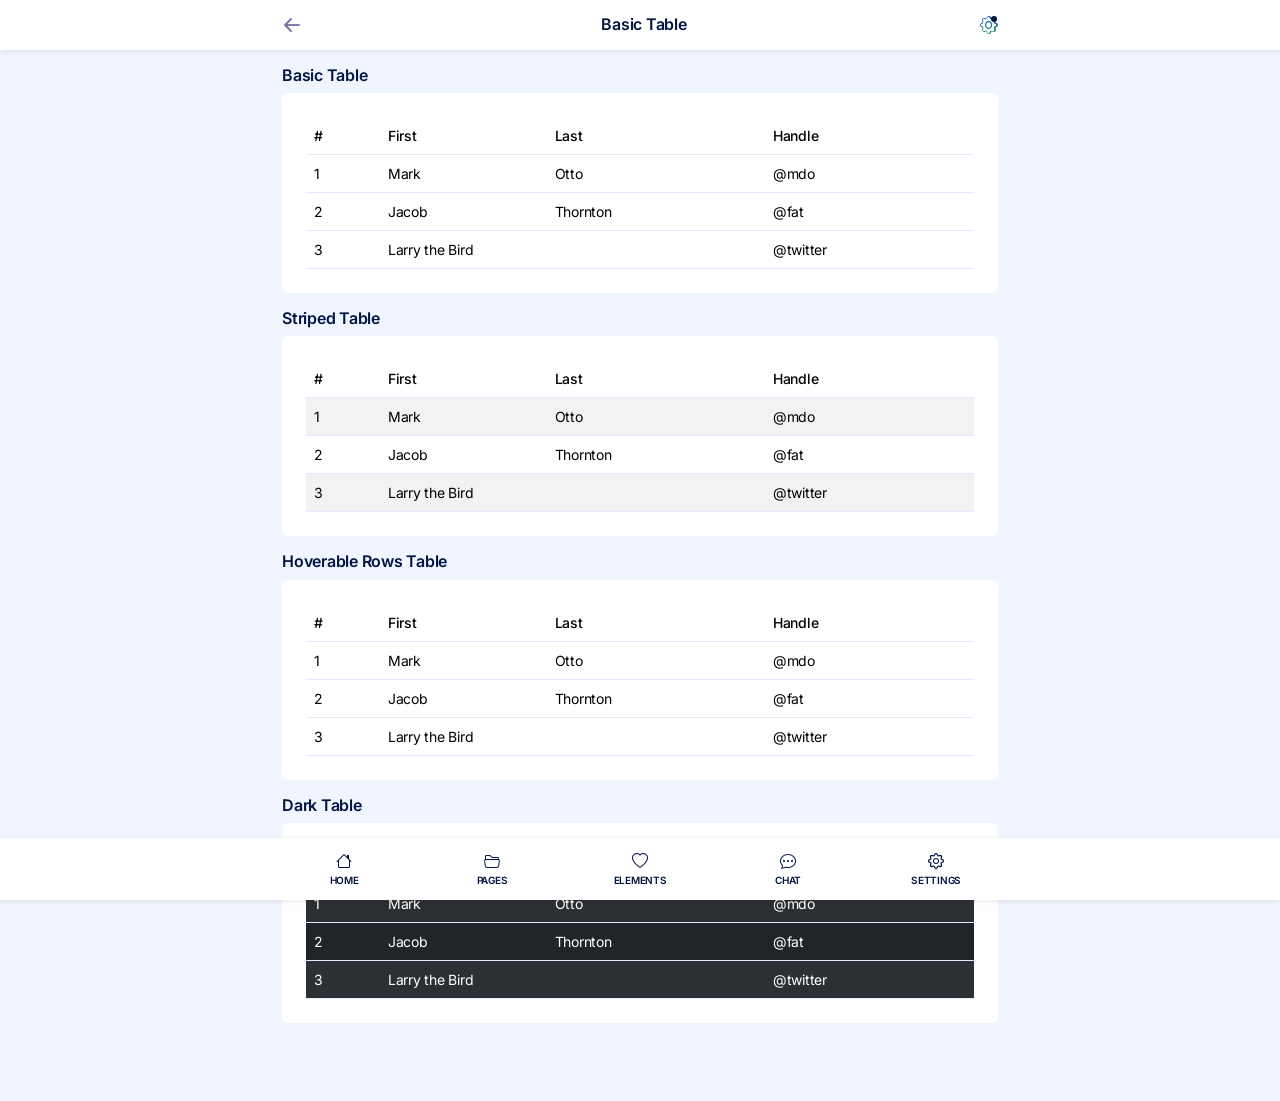
<file: template/basic-table.html>
<!DOCTYPE html>
<html lang="en">

<head>
  <meta charset="utf-8">
  <meta name="viewport" content="width=device-width, initial-scale=1">
  <meta name="description" content="Affan - PWA Mobile HTML Template">
  <meta http-equiv="X-UA-Compatible" content="IE=edge">
  <!-- The above 4 meta tags *must* come first in the head; any other head content must come *after* these tags -->

  <meta name="theme-color" content="#0134d4">
  <meta name="apple-mobile-web-app-capable" content="yes">
  <meta name="apple-mobile-web-app-status-bar-style" content="black">

  <!-- Title -->
  <title>Affan - PWA Mobile HTML Template</title>

  <!-- Favicon -->
  <link rel="icon" href="img/core-img/favicon.ico">
  <link rel="apple-touch-icon" href="img/icons/icon-96x96.png">
  <link rel="apple-touch-icon" sizes="152x152" href="img/icons/icon-152x152.png">
  <link rel="apple-touch-icon" sizes="167x167" href="img/icons/icon-167x167.png">
  <link rel="apple-touch-icon" sizes="180x180" href="img/icons/icon-180x180.png">

  <!-- Style CSS -->
  <link rel="stylesheet" href="style.css">

  <!-- Web App Manifest -->
  <link rel="manifest" href="manifest.json">
</head>

<body>
  <!-- Preloader -->
  <div id="preloader">
    <div class="spinner-grow text-primary" role="status">
      <span class="visually-hidden">Loading...</span>
    </div>
  </div>

  <!-- Internet Connection Status -->
  <div class="internet-connection-status" id="internetStatus"></div>

  <!-- Dark mode switching -->
  <div class="dark-mode-switching">
    <div class="d-flex w-100 h-100 align-items-center justify-content-center">
      <div class="dark-mode-text text-center">
        <i class="bi bi-moon"></i>
        <p class="mb-0">Switching to dark mode</p>
      </div>
      <div class="light-mode-text text-center">
        <i class="bi bi-brightness-high"></i>
        <p class="mb-0">Switching to light mode</p>
      </div>
    </div>
  </div>

  <!-- RTL mode switching -->
  <div class="rtl-mode-switching">
    <div class="d-flex w-100 h-100 align-items-center justify-content-center">
      <div class="rtl-mode-text text-center">
        <i class="bi bi-text-right"></i>
        <p class="mb-0">Switching to RTL mode</p>
      </div>
      <div class="ltr-mode-text text-center">
        <i class="bi bi-text-left"></i>
        <p class="mb-0">Switching to default mode</p>
      </div>
    </div>
  </div>

  <!-- Setting Popup Overlay -->
  <div id="setting-popup-overlay"></div>

  <!-- Setting Popup Card -->
  <div class="card setting-popup-card shadow-lg" id="settingCard">
    <div class="card-body">
      <div class="container">
        <div class="setting-heading d-flex align-items-center justify-content-between mb-3">
          <p class="mb-0">Settings</p>
          <div class="btn-close" id="settingCardClose"></div>
        </div>

        <div class="single-setting-panel">
          <div class="form-check form-switch mb-2">
            <input class="form-check-input" type="checkbox" id="availabilityStatus" checked>
            <label class="form-check-label" for="availabilityStatus">Availability status</label>
          </div>
        </div>

        <div class="single-setting-panel">
          <div class="form-check form-switch mb-2">
            <input class="form-check-input" type="checkbox" id="sendMeNotifications" checked>
            <label class="form-check-label" for="sendMeNotifications">Send me notifications</label>
          </div>
        </div>

        <div class="single-setting-panel">
          <div class="form-check form-switch mb-2">
            <input class="form-check-input" type="checkbox" id="darkSwitch">
            <label class="form-check-label" for="darkSwitch">Dark mode</label>
          </div>
        </div>

        <div class="single-setting-panel">
          <div class="form-check form-switch">
            <input class="form-check-input" type="checkbox" id="rtlSwitch">
            <label class="form-check-label" for="rtlSwitch">RTL mode</label>
          </div>
        </div>
      </div>
    </div>
  </div>

  <!-- Header Area -->
  <div class="header-area" id="headerArea">
    <div class="container">
      <!-- Header Content -->
      <div class="header-content position-relative d-flex align-items-center justify-content-between">
        <!-- Back Button -->
        <div class="back-button">
          <a href="elements.html">
            <i class="bi bi-arrow-left-short"></i>
          </a>
        </div>

        <!-- Page Title -->
        <div class="page-heading">
          <h6 class="mb-0">Basic Table</h6>
        </div>

        <!-- Settings -->
        <div class="setting-wrapper">
          <div class="setting-trigger-btn" id="settingTriggerBtn">
            <i class="bi bi-gear"></i>
            <span></span>
          </div>
        </div>
      </div>
    </div>
  </div>

  <div class="page-content-wrapper py-3">

    <!-- Element Heading -->
    <div class="container">
      <div class="element-heading">
        <h6>Basic Table</h6>
      </div>
    </div>

    <div class="container">
      <div class="card">
        <div class="card-body">
          <table class="table mb-0">
            <thead>
              <tr>
                <th scope="col">#</th>
                <th scope="col">First</th>
                <th scope="col">Last</th>
                <th scope="col">Handle</th>
              </tr>
            </thead>
            <tbody>
              <tr>
                <th scope="row">1</th>
                <td>Mark</td>
                <td>Otto</td>
                <td>@mdo</td>
              </tr>
              <tr>
                <th scope="row">2</th>
                <td>Jacob</td>
                <td>Thornton</td>
                <td>@fat</td>
              </tr>
              <tr>
                <th scope="row">3</th>
                <td colspan="2">Larry the Bird</td>
                <td>@twitter</td>
              </tr>
            </tbody>
          </table>
        </div>
      </div>
    </div>

    <!-- Element Heading -->
    <div class="container">
      <div class="element-heading mt-3">
        <h6>Striped Table</h6>
      </div>
    </div>

    <div class="container">
      <div class="card">
        <div class="card-body">
          <table class="table mb-0 table-striped">
            <thead>
              <tr>
                <th scope="col">#</th>
                <th scope="col">First</th>
                <th scope="col">Last</th>
                <th scope="col">Handle</th>
              </tr>
            </thead>
            <tbody>
              <tr>
                <th scope="row">1</th>
                <td>Mark</td>
                <td>Otto</td>
                <td>@mdo</td>
              </tr>
              <tr>
                <th scope="row">2</th>
                <td>Jacob</td>
                <td>Thornton</td>
                <td>@fat</td>
              </tr>
              <tr>
                <th scope="row">3</th>
                <td colspan="2">Larry the Bird</td>
                <td>@twitter</td>
              </tr>
            </tbody>
          </table>
        </div>
      </div>
    </div>

    <!-- Element Heading -->
    <div class="container">
      <div class="element-heading mt-3">
        <h6>Hoverable Rows Table</h6>
      </div>
    </div>

    <div class="container">
      <div class="card">
        <div class="card-body">
          <table class="table mb-0 table-hover">
            <thead>
              <tr>
                <th scope="col">#</th>
                <th scope="col">First</th>
                <th scope="col">Last</th>
                <th scope="col">Handle</th>
              </tr>
            </thead>
            <tbody>
              <tr>
                <th scope="row">1</th>
                <td>Mark</td>
                <td>Otto</td>
                <td>@mdo</td>
              </tr>
              <tr>
                <th scope="row">2</th>
                <td>Jacob</td>
                <td>Thornton</td>
                <td>@fat</td>
              </tr>
              <tr>
                <th scope="row">3</th>
                <td colspan="2">Larry the Bird</td>
                <td>@twitter</td>
              </tr>
            </tbody>
          </table>
        </div>
      </div>
    </div>

    <!-- Element Heading -->
    <div class="container">
      <div class="element-heading mt-3">
        <h6>Dark Table</h6>
      </div>
    </div>

    <div class="container">
      <div class="card">
        <div class="card-body">
          <table class="table mb-0 table-dark table-striped">
            <thead>
              <tr>
                <th scope="col">#</th>
                <th scope="col">First</th>
                <th scope="col">Last</th>
                <th scope="col">Handle</th>
              </tr>
            </thead>
            <tbody>
              <tr>
                <th scope="row">1</th>
                <td>Mark</td>
                <td>Otto</td>
                <td>@mdo</td>
              </tr>
              <tr>
                <th scope="row">2</th>
                <td>Jacob</td>
                <td>Thornton</td>
                <td>@fat</td>
              </tr>
              <tr>
                <th scope="row">3</th>
                <td colspan="2">Larry the Bird</td>
                <td>@twitter</td>
              </tr>
            </tbody>
          </table>
        </div>
      </div>
    </div>
  </div>

  <!-- Footer Nav -->
  <div class="footer-nav-area" id="footerNav">
    <div class="container px-0">
      <!-- Footer Content -->
      <div class="footer-nav position-relative">
        <ul class="h-100 d-flex align-items-center justify-content-between ps-0">
          <li class="active">
            <a href="home.html">
              <i class="bi bi-house"></i>
              <span>Home</span>
            </a>
          </li>

          <li>
            <a href="pages.html">
              <i class="bi bi-folder2-open"></i>
              <span>Pages</span>
            </a>
          </li>

          <li>
            <a href="elements.html">
              <i class="bi bi-heart"></i>
              <span>Elements</span>
            </a>
          </li>

          <li>
            <a href="chat-users.html">
              <i class="bi bi-chat-dots"></i>
              <span>Chat</span>
            </a>
          </li>

          <li>
            <a href="settings.html">
              <i class="bi bi-gear"></i>
              <span>Settings</span>
            </a>
          </li>
        </ul>
      </div>
    </div>
  </div>

  <!-- All JavaScript Files -->
  <script src="js/bootstrap.bundle.min.js"></script>
  <script src="js/slideToggle.min.js"></script>
  <script src="js/internet-status.js"></script>
  <script src="js/tiny-slider.js"></script>
  <script src="js/venobox.min.js"></script>
  <script src="js/countdown.js"></script>
  <script src="js/rangeslider.min.js"></script>
  <script src="js/vanilla-dataTables.min.js"></script>
  <script src="js/index.js"></script>
  <script src="js/imagesloaded.pkgd.min.js"></script>
  <script src="js/isotope.pkgd.min.js"></script>
  <script src="js/dark-rtl.js"></script>
  <script src="js/active.js"></script>
  <script src="js/pwa.js"></script>
</body>

</html>
</file>
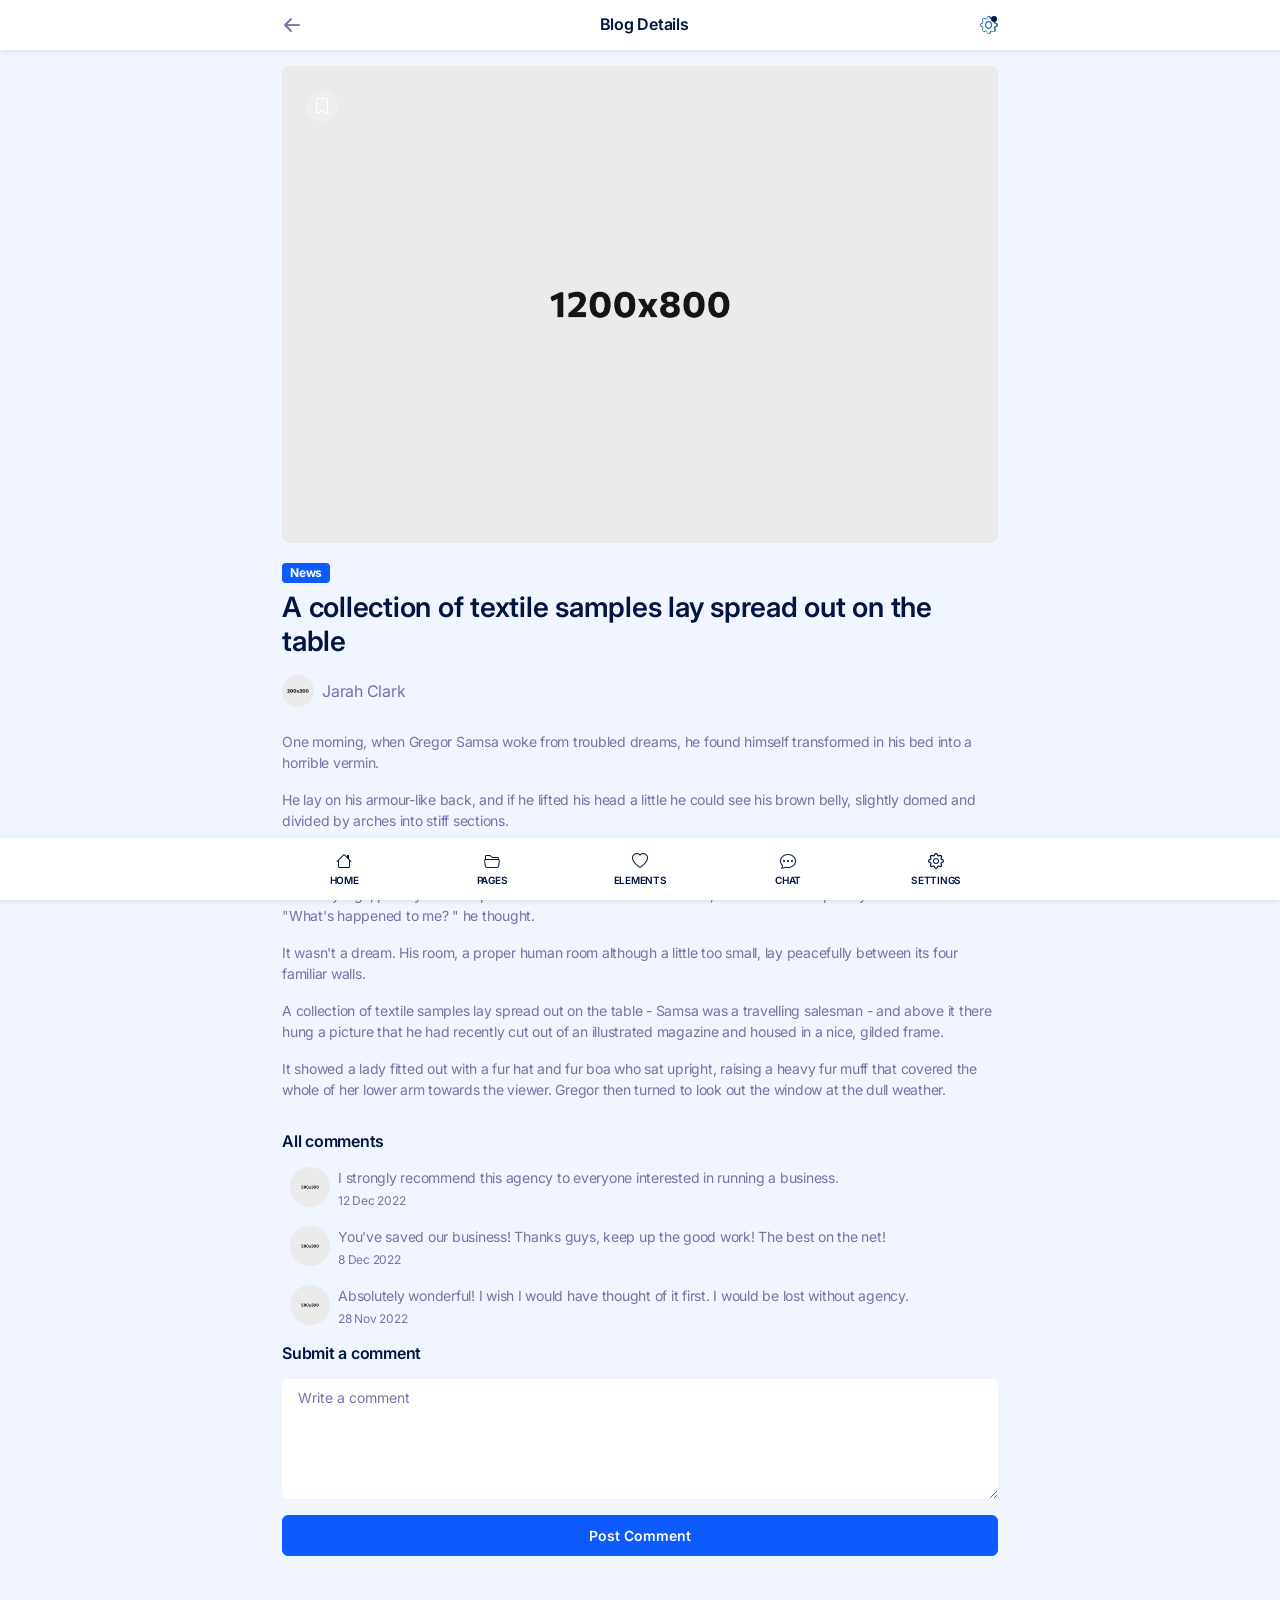
<file: template/blog-details.html>
<!DOCTYPE html>
<html lang="en">

<head>
  <meta charset="utf-8">
  <meta name="viewport" content="width=device-width, initial-scale=1">
  <meta name="description" content="Affan - PWA Mobile HTML Template">
  <meta http-equiv="X-UA-Compatible" content="IE=edge">
  <!-- The above 4 meta tags *must* come first in the head; any other head content must come *after* these tags -->

  <meta name="theme-color" content="#0134d4">
  <meta name="apple-mobile-web-app-capable" content="yes">
  <meta name="apple-mobile-web-app-status-bar-style" content="black">

  <!-- Title -->
  <title>Affan - PWA Mobile HTML Template</title>

  <!-- Favicon -->
  <link rel="icon" href="img/core-img/favicon.ico">
  <link rel="apple-touch-icon" href="img/icons/icon-96x96.png">
  <link rel="apple-touch-icon" sizes="152x152" href="img/icons/icon-152x152.png">
  <link rel="apple-touch-icon" sizes="167x167" href="img/icons/icon-167x167.png">
  <link rel="apple-touch-icon" sizes="180x180" href="img/icons/icon-180x180.png">

  <!-- Style CSS -->
  <link rel="stylesheet" href="style.css">

  <!-- Web App Manifest -->
  <link rel="manifest" href="manifest.json">
</head>

<body>
  <!-- Preloader -->
  <div id="preloader">
    <div class="spinner-grow text-primary" role="status">
      <span class="visually-hidden">Loading...</span>
    </div>
  </div>

  <!-- Internet Connection Status -->
  <div class="internet-connection-status" id="internetStatus"></div>

  <!-- Dark mode switching -->
  <div class="dark-mode-switching">
    <div class="d-flex w-100 h-100 align-items-center justify-content-center">
      <div class="dark-mode-text text-center">
        <i class="bi bi-moon"></i>
        <p class="mb-0">Switching to dark mode</p>
      </div>
      <div class="light-mode-text text-center">
        <i class="bi bi-brightness-high"></i>
        <p class="mb-0">Switching to light mode</p>
      </div>
    </div>
  </div>

  <!-- RTL mode switching -->
  <div class="rtl-mode-switching">
    <div class="d-flex w-100 h-100 align-items-center justify-content-center">
      <div class="rtl-mode-text text-center">
        <i class="bi bi-text-right"></i>
        <p class="mb-0">Switching to RTL mode</p>
      </div>
      <div class="ltr-mode-text text-center">
        <i class="bi bi-text-left"></i>
        <p class="mb-0">Switching to default mode</p>
      </div>
    </div>
  </div>

  <!-- Setting Popup Overlay -->
  <div id="setting-popup-overlay"></div>

  <!-- Setting Popup Card -->
  <div class="card setting-popup-card shadow-lg" id="settingCard">
    <div class="card-body">
      <div class="container">
        <div class="setting-heading d-flex align-items-center justify-content-between mb-3">
          <p class="mb-0">Settings</p>
          <div class="btn-close" id="settingCardClose"></div>
        </div>

        <div class="single-setting-panel">
          <div class="form-check form-switch mb-2">
            <input class="form-check-input" type="checkbox" id="availabilityStatus" checked>
            <label class="form-check-label" for="availabilityStatus">Availability status</label>
          </div>
        </div>

        <div class="single-setting-panel">
          <div class="form-check form-switch mb-2">
            <input class="form-check-input" type="checkbox" id="sendMeNotifications" checked>
            <label class="form-check-label" for="sendMeNotifications">Send me notifications</label>
          </div>
        </div>

        <div class="single-setting-panel">
          <div class="form-check form-switch mb-2">
            <input class="form-check-input" type="checkbox" id="darkSwitch">
            <label class="form-check-label" for="darkSwitch">Dark mode</label>
          </div>
        </div>

        <div class="single-setting-panel">
          <div class="form-check form-switch">
            <input class="form-check-input" type="checkbox" id="rtlSwitch">
            <label class="form-check-label" for="rtlSwitch">RTL mode</label>
          </div>
        </div>
      </div>
    </div>
  </div>

  <!-- Header Area -->
  <div class="header-area" id="headerArea">
    <div class="container">
      <!-- Paste your Header Content from here -->
      <!-- Header Content -->
      <div class="header-content position-relative d-flex align-items-center justify-content-between">
        <!-- Back Button -->
        <div class="back-button">
          <a href="pages.html">
            <i class="bi bi-arrow-left-short"></i>
          </a>
        </div>

        <!-- Page Title -->
        <div class="page-heading">
          <h6 class="mb-0">Blog Details</h6>
        </div>

        <!-- Settings -->
        <div class="setting-wrapper">
          <div class="setting-trigger-btn" id="settingTriggerBtn">
            <i class="bi bi-gear"></i>
            <span></span>
          </div>
        </div>
      </div>
    </div>
  </div>

  <div class="page-content-wrapper">
    <div class="container">
      <div class="pt-3 d-block"></div>

      <div class="blog-details-post-thumbnail position-relative">
        <!-- Post Image -->
        <img class="w-100 rounded-lg" src="img/bg-img/24.jpg" alt="">
        <!-- Post Bookmark -->
        <a class="post-bookmark position-absolute card-badge" href="#">
          <i class="bi bi-bookmark"></i>
        </a>
      </div>
    </div>

    <div class="blog-description py-3">
      <div class="container">
        <a class="badge bg-primary mb-2 d-inline-block" href="#">News</a>
        <h3 class="mb-3">A collection of textile samples lay spread out on the table</h3>

        <div class="d-flex align-items-center mb-4">
          <a class="badge-avater" href="#">
            <img class="img-circle" src="img/bg-img/user1.png" alt="">
          </a>
          <span class="ms-2">Jarah Clark</span>
        </div>

        <p class="fz-14">One morning, when Gregor Samsa woke from troubled dreams, he found himself transformed in his
          bed into a horrible vermin.</p>
        <p class="fz-14">He lay on his armour-like back, and if he lifted his head a little he could see his brown
          belly, slightly domed and divided by arches into stiff sections.</p>
        <p class="fz-14">The bedding was hardly able to cover it and seemed ready to slide off any moment.</p>
        <p class="fz-14">His many legs, pitifully thin compared with the size of the rest of him, waved about helplessly
          as he looked. "What's happened to me? " he thought.</p>
        <p class="fz-14">It wasn't a dream. His room, a proper human room although a little too small, lay peacefully
          between its four familiar walls.</p>
        <p class="fz-14">A collection of textile samples lay spread out on the table - Samsa was a travelling salesman -
          and above it there hung a picture that he had recently cut out of an illustrated magazine and housed in a
          nice, gilded frame.</p>
        <p class="fz-14">It showed a lady fitted out with a fur hat and fur boa who sat upright, raising a heavy fur
          muff that covered the whole of her lower arm towards the viewer. Gregor then turned to look out the window at
          the dull weather.</p>
      </div>
    </div>

    <!-- All Comments -->
    <div class="rating-and-review-wrapper pb-3 mt-3">
      <div class="container">
        <h6 class="mb-3">All comments</h6>
        <!-- Rating Review -->
        <div class="rating-review-content">
          <ul class="ps-2">
            <li class="single-user-review d-flex">
              <div class="user-thumbnail mt-0">
                <img src="img/bg-img/2.jpg" alt="">
              </div>
              <div class="rating-comment">
                <p class="comment mb-1">I strongly recommend this agency to everyone interested in running a business.
                </p>
                <span class="name-date">12 Dec 2022</span>
              </div>
            </li>
            <li class="single-user-review d-flex">
              <div class="user-thumbnail mt-0">
                <img src="img/bg-img/20.jpg" alt="">
              </div>
              <div class="rating-comment">
                <p class="comment mb-1">You've saved our business! Thanks guys, keep up the good work! The best on the
                  net!</p>
                <span class="name-date">8 Dec 2022</span>
              </div>
            </li>
            <li class="single-user-review d-flex">
              <div class="user-thumbnail mt-0">
                <img src="img/bg-img/21.jpg" alt="">
              </div>
              <div class="rating-comment">
                <p class="comment mb-1">Absolutely wonderful! I wish I would have thought of it first. I would be lost
                  without agency.</p>
                <span class="name-date">28 Nov 2022</span>
              </div>
            </li>
          </ul>
        </div>
      </div>
    </div>

    <!-- Comment Form -->
    <div class="ratings-submit-form pb-3">
      <div class="container">
        <h6 class="mb-3">Submit a comment</h6>
        <form action="#">
          <div class="form-group">
            <textarea class="form-control mb-3 border-0" name="comment" cols="30" rows="10"
              placeholder="Write a comment"></textarea>
          </div>
          <button class="btn w-100 btn-primary" type="submit">Post Comment</button>
        </form>
      </div>
    </div>
  </div>

  <!-- Footer Nav -->
  <div class="footer-nav-area" id="footerNav">
    <div class="container px-0">
      <!-- Footer Content -->
      <div class="footer-nav position-relative">
        <ul class="h-100 d-flex align-items-center justify-content-between ps-0">
          <li class="active">
            <a href="home.html">
              <i class="bi bi-house"></i>
              <span>Home</span>
            </a>
          </li>

          <li>
            <a href="pages.html">
              <i class="bi bi-folder2-open"></i>
              <span>Pages</span>
            </a>
          </li>

          <li>
            <a href="elements.html">
              <i class="bi bi-heart"></i>
              <span>Elements</span>
            </a>
          </li>

          <li>
            <a href="chat-users.html">
              <i class="bi bi-chat-dots"></i>
              <span>Chat</span>
            </a>
          </li>

          <li>
            <a href="settings.html">
              <i class="bi bi-gear"></i>
              <span>Settings</span>
            </a>
          </li>
        </ul>
      </div>
    </div>
  </div>

  <!-- All JavaScript Files -->
  <script src="js/bootstrap.bundle.min.js"></script>
  <script src="js/slideToggle.min.js"></script>
  <script src="js/internet-status.js"></script>
  <script src="js/tiny-slider.js"></script>
  <script src="js/venobox.min.js"></script>
  <script src="js/countdown.js"></script>
  <script src="js/rangeslider.min.js"></script>
  <script src="js/vanilla-dataTables.min.js"></script>
  <script src="js/index.js"></script>
  <script src="js/imagesloaded.pkgd.min.js"></script>
  <script src="js/isotope.pkgd.min.js"></script>
  <script src="js/dark-rtl.js"></script>
  <script src="js/active.js"></script>
  <script src="js/pwa.js"></script>
</body>

</html>
</file>
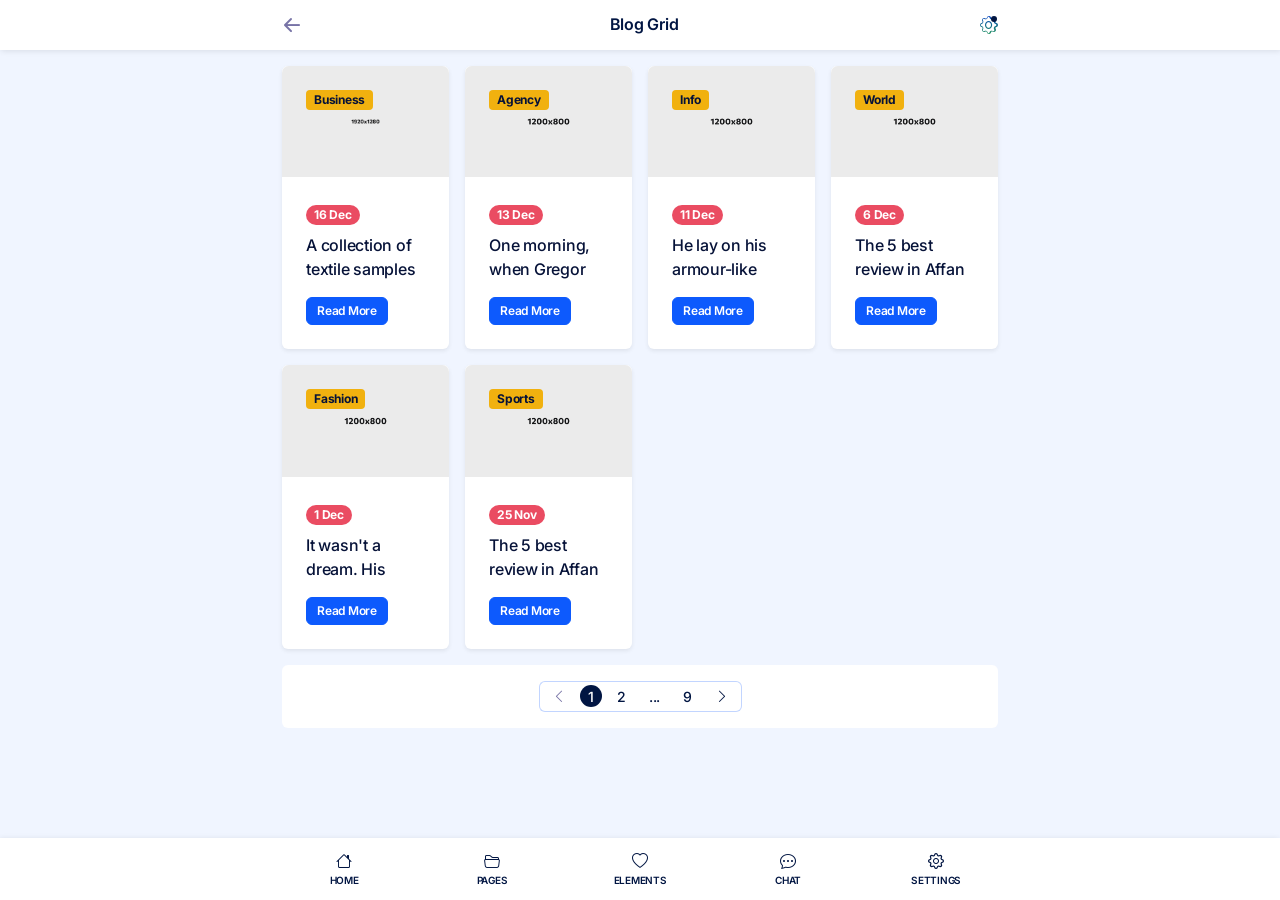
<file: template/blog-grid.html>
<!DOCTYPE html>
<html lang="en">

<head>
  <meta charset="utf-8">
  <meta name="viewport" content="width=device-width, initial-scale=1">
  <meta name="description" content="Affan - PWA Mobile HTML Template">
  <meta http-equiv="X-UA-Compatible" content="IE=edge">
  <!-- The above 4 meta tags *must* come first in the head; any other head content must come *after* these tags -->

  <meta name="theme-color" content="#0134d4">
  <meta name="apple-mobile-web-app-capable" content="yes">
  <meta name="apple-mobile-web-app-status-bar-style" content="black">

  <!-- Title -->
  <title>Affan - PWA Mobile HTML Template</title>

  <!-- Favicon -->
  <link rel="icon" href="img/core-img/favicon.ico">
  <link rel="apple-touch-icon" href="img/icons/icon-96x96.png">
  <link rel="apple-touch-icon" sizes="152x152" href="img/icons/icon-152x152.png">
  <link rel="apple-touch-icon" sizes="167x167" href="img/icons/icon-167x167.png">
  <link rel="apple-touch-icon" sizes="180x180" href="img/icons/icon-180x180.png">

  <!-- Style CSS -->
  <link rel="stylesheet" href="style.css">
  
  <!-- Web App Manifest -->
  <link rel="manifest" href="manifest.json">
</head>

<body>
  <!-- Preloader -->
  <div id="preloader">
    <div class="spinner-grow text-primary" role="status">
      <span class="visually-hidden">Loading...</span>
    </div>
  </div>

  <!-- Internet Connection Status -->
  <div class="internet-connection-status" id="internetStatus"></div>

  <!-- Dark mode switching -->
  <div class="dark-mode-switching">
    <div class="d-flex w-100 h-100 align-items-center justify-content-center">
      <div class="dark-mode-text text-center">
        <i class="bi bi-moon"></i>
        <p class="mb-0">Switching to dark mode</p>
      </div>
      <div class="light-mode-text text-center">
        <i class="bi bi-brightness-high"></i>
        <p class="mb-0">Switching to light mode</p>
      </div>
    </div>
  </div>

  <!-- RTL mode switching -->
  <div class="rtl-mode-switching">
    <div class="d-flex w-100 h-100 align-items-center justify-content-center">
      <div class="rtl-mode-text text-center">
        <i class="bi bi-text-right"></i>
        <p class="mb-0">Switching to RTL mode</p>
      </div>
      <div class="ltr-mode-text text-center">
        <i class="bi bi-text-left"></i>
        <p class="mb-0">Switching to default mode</p>
      </div>
    </div>
  </div>

  <!-- Setting Popup Overlay -->
  <div id="setting-popup-overlay"></div>

  <!-- Setting Popup Card -->
  <div class="card setting-popup-card shadow-lg" id="settingCard">
    <div class="card-body">
      <div class="container">
        <div class="setting-heading d-flex align-items-center justify-content-between mb-3">
          <p class="mb-0">Settings</p>
          <div class="btn-close" id="settingCardClose"></div>
        </div>

        <div class="single-setting-panel">
          <div class="form-check form-switch mb-2">
            <input class="form-check-input" type="checkbox" id="availabilityStatus" checked>
            <label class="form-check-label" for="availabilityStatus">Availability status</label>
          </div>
        </div>

        <div class="single-setting-panel">
          <div class="form-check form-switch mb-2">
            <input class="form-check-input" type="checkbox" id="sendMeNotifications" checked>
            <label class="form-check-label" for="sendMeNotifications">Send me notifications</label>
          </div>
        </div>

        <div class="single-setting-panel">
          <div class="form-check form-switch mb-2">
            <input class="form-check-input" type="checkbox" id="darkSwitch">
            <label class="form-check-label" for="darkSwitch">Dark mode</label>
          </div>
        </div>

        <div class="single-setting-panel">
          <div class="form-check form-switch">
            <input class="form-check-input" type="checkbox" id="rtlSwitch">
            <label class="form-check-label" for="rtlSwitch">RTL mode</label>
          </div>
        </div>
      </div>
    </div>
  </div>

  <!-- Header Area -->
  <div class="header-area" id="headerArea">
    <div class="container">
      <!-- Header Content -->
      <div class="header-content position-relative d-flex align-items-center justify-content-between">
        <!-- Back Button -->
        <div class="back-button">
          <a href="pages.html">
            <i class="bi bi-arrow-left-short"></i>
          </a>
        </div>

        <!-- Page Title -->
        <div class="page-heading">
          <h6 class="mb-0">Blog Grid</h6>
        </div>

        <!-- Settings -->
        <div class="setting-wrapper">
          <div class="setting-trigger-btn" id="settingTriggerBtn">
            <i class="bi bi-gear"></i>
            <span></span>
          </div>
        </div>
      </div>
    </div>
  </div>

  <div class="page-content-wrapper py-3">
    <div class="blog-wrapper direction-rtl">
      <div class="container">
        <div class="row g-3">

          <!-- Single Blog Card -->
          <div class="col-6 col-sm-4 col-md-3">
            <div class="card position-relative shadow-sm">
              <img class="card-img-top" src="img/bg-img/22.jpg" alt="">
              <span class="badge bg-warning text-dark position-absolute card-badge">Business</span>
              <div class="card-body">
                <span class="badge bg-danger rounded-pill mb-2 d-inline-block">16 Dec</span>
                <a class="blog-title d-block mb-3 text-dark" href="blog-details.html">A collection of textile
                  samples lay spread out on the table</a>
                <a class="btn btn-primary btn-sm" href="blog-details.html">Read More</a>
              </div>
            </div>
          </div>

          <!-- Single Blog Card -->
          <div class="col-6 col-sm-4 col-md-3">
            <div class="card position-relative shadow-sm">
              <img class="card-img-top" src="img/bg-img/23.jpg" alt="">
              <span class="badge bg-warning text-dark position-absolute card-badge">Agency</span>
              <div class="card-body">
                <span class="badge bg-danger rounded-pill mb-2 d-inline-block">13 Dec</span>
                <a class="blog-title d-block mb-3 text-dark" href="blog-details.html">One morning, when Gregor
                  Samsa
                  woke from troubled dreams</a>
                <a class="btn btn-primary btn-sm" href="blog-details.html">Read More</a>
              </div>
            </div>
          </div>

          <!-- Single Blog Card -->
          <div class="col-6 col-sm-4 col-md-3">
            <div class="card position-relative shadow-sm">
              <img class="card-img-top" src="img/bg-img/24.jpg" alt="">
              <span class="badge bg-warning text-dark position-absolute card-badge">Info</span>
              <div class="card-body">
                <span class="badge bg-danger rounded-pill mb-2 d-inline-block">11 Dec</span>
                <a class="blog-title d-block mb-3 text-dark" href="blog-details.html">He lay on his armour-like
                  back</a>
                <a class="btn btn-primary btn-sm" href="blog-details.html">Read More</a>
              </div>
            </div>
          </div>

          <!-- Single Blog Card -->
          <div class="col-6 col-sm-4 col-md-3">
            <div class="card position-relative shadow-sm">
              <img class="card-img-top" src="img/bg-img/25.jpg" alt="">
              <span class="badge bg-warning text-dark position-absolute card-badge">World</span>
              <div class="card-body">
                <span class="badge bg-danger rounded-pill mb-2 d-inline-block">6 Dec</span>
                <a class="blog-title d-block mb-3 text-dark" href="blog-details.html">The 5 best review in
                  Affan</a>
                <a class="btn btn-primary btn-sm" href="blog-details.html">Read More</a>
              </div>
            </div>
          </div>

          <!-- Single Blog Card -->
          <div class="col-6 col-sm-4 col-md-3">
            <div class="card position-relative shadow-sm">
              <img class="card-img-top" src="img/bg-img/26.jpg" alt="">
              <span class="badge bg-warning text-dark position-absolute card-badge">Fashion</span>
              <div class="card-body">
                <span class="badge bg-danger rounded-pill mb-2 d-inline-block">1 Dec</span>
                <a class="blog-title d-block mb-3 text-dark" href="blog-details.html">It wasn't a dream. His room,
                  a proper human room although</a>
                <a class="btn btn-primary btn-sm" href="blog-details.html">Read More</a>
              </div>
            </div>
          </div>

          <!-- Single Blog Card -->
          <div class="col-6 col-sm-4 col-md-3">
            <div class="card position-relative shadow-sm">
              <img class="card-img-top" src="img/bg-img/27.jpg" alt="">
              <span class="badge bg-warning text-dark position-absolute card-badge">Sports</span>
              <div class="card-body">
                <span class="badge bg-danger rounded-pill mb-2 d-inline-block">25 Nov</span>
                <a class="blog-title d-block mb-3 text-dark" href="blog-details.html">The 5 best review in
                  Affan</a>
                <a class="btn btn-primary btn-sm" href="blog-details.html">Read More</a>
              </div>
            </div>
          </div>

        </div>
      </div>
    </div>

    <div class="container">
      <div class="card mt-3">
        <div class="card-body p-3">
          <nav aria-label="Page navigation example">
            <ul class="pagination justify-content-center pagination-one direction-rtl">
              <li class="page-item disabled">
                <a class="page-link" href="#" aria-label="Previous">
                  <i class="bi bi-chevron-left"></i>
                </a>
              </li>
              <li class="page-item active">
                <a class="page-link" href="#">1</a>
              </li>
              <li class="page-item">
                <a class="page-link" href="#">2</a>
              </li>
              <li class="page-item">
                <a class="page-link" href="#">...</a>
              </li>
              <li class="page-item">
                <a class="page-link" href="#">9</a>
              </li>
              <li class="page-item">
                <a class="page-link" href="#" aria-label="Next">
                  <i class="bi bi-chevron-right"></i>
                </a></li>
            </ul>
          </nav>
        </div>
      </div>
    </div>
  </div>

  <!-- Footer Nav -->
  <div class="footer-nav-area" id="footerNav">
    <div class="container px-0">
      <!-- Footer Content -->
      <div class="footer-nav position-relative">
        <ul class="h-100 d-flex align-items-center justify-content-between ps-0">
          <li class="active">
            <a href="home.html">
              <i class="bi bi-house"></i>
              <span>Home</span>
            </a>
          </li>

          <li>
            <a href="pages.html">
              <i class="bi bi-folder2-open"></i>
              <span>Pages</span>
            </a>
          </li>

          <li>
            <a href="elements.html">
              <i class="bi bi-heart"></i>
              <span>Elements</span>
            </a>
          </li>

          <li>
            <a href="chat-users.html">
              <i class="bi bi-chat-dots"></i>
              <span>Chat</span>
            </a>
          </li>

          <li>
            <a href="settings.html">
              <i class="bi bi-gear"></i>
              <span>Settings</span>
            </a>
          </li>
        </ul>
      </div>
    </div>
  </div>

  <!-- All JavaScript Files -->
  <script src="js/bootstrap.bundle.min.js"></script>
  <script src="js/slideToggle.min.js"></script>
  <script src="js/internet-status.js"></script>
  <script src="js/tiny-slider.js"></script>
  <script src="js/venobox.min.js"></script>
  <script src="js/countdown.js"></script>
  <script src="js/rangeslider.min.js"></script>
  <script src="js/vanilla-dataTables.min.js"></script>
  <script src="js/index.js"></script>
  <script src="js/imagesloaded.pkgd.min.js"></script>
  <script src="js/isotope.pkgd.min.js"></script>
  <script src="js/dark-rtl.js"></script>
  <script src="js/active.js"></script>
  <script src="js/pwa.js"></script>
</body>

</html>
</file>
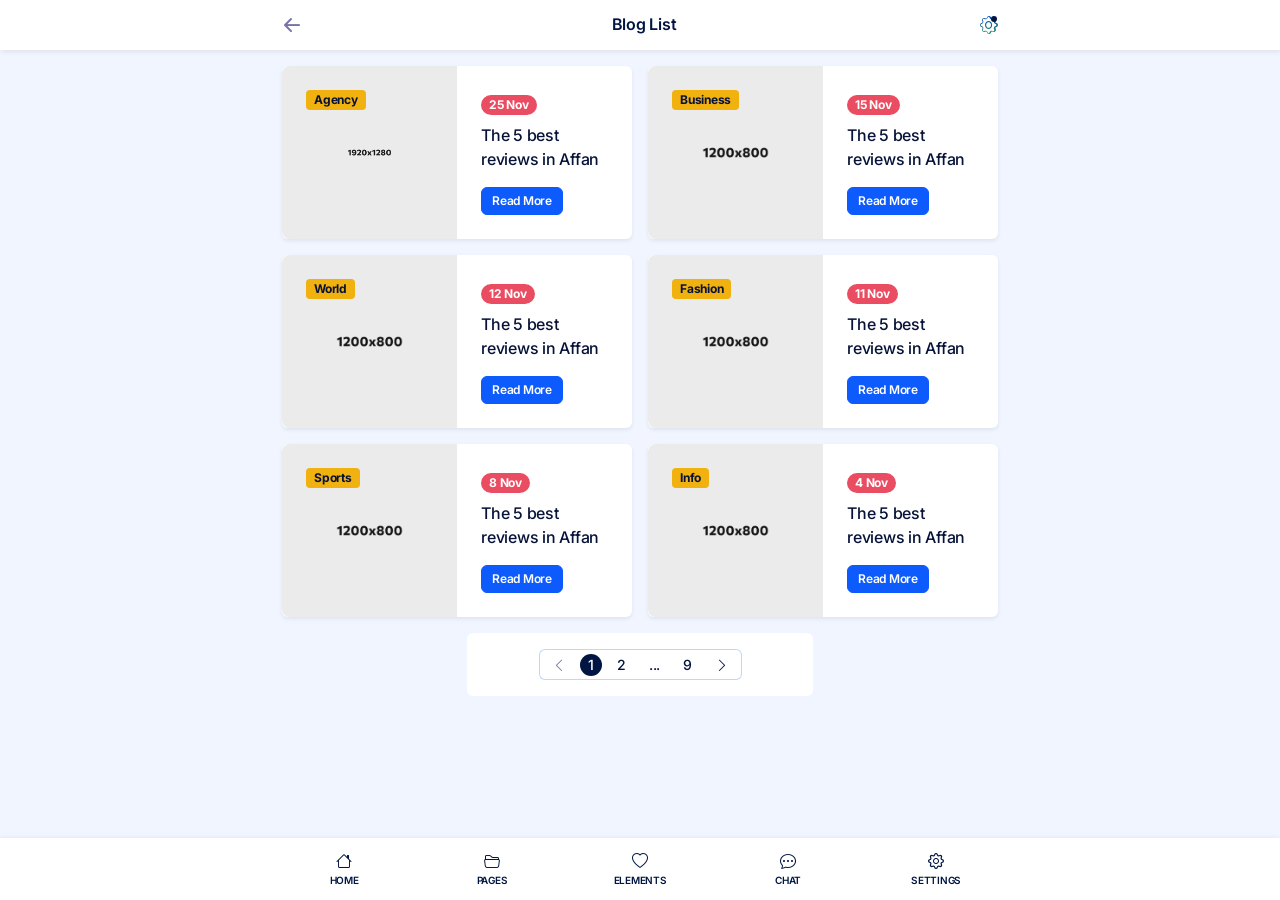
<file: template/blog-list.html>
<!DOCTYPE html>
<html lang="en">

<head>
  <meta charset="utf-8">
  <meta name="viewport" content="width=device-width, initial-scale=1">
  <meta name="description" content="Affan - PWA Mobile HTML Template">
  <meta http-equiv="X-UA-Compatible" content="IE=edge">
  <!-- The above 4 meta tags *must* come first in the head; any other head content must come *after* these tags -->

  <meta name="theme-color" content="#0134d4">
  <meta name="apple-mobile-web-app-capable" content="yes">
  <meta name="apple-mobile-web-app-status-bar-style" content="black">

  <!-- Title -->
  <title>Affan - PWA Mobile HTML Template</title>

  <!-- Favicon -->
  <link rel="icon" href="img/core-img/favicon.ico">
  <link rel="apple-touch-icon" href="img/icons/icon-96x96.png">
  <link rel="apple-touch-icon" sizes="152x152" href="img/icons/icon-152x152.png">
  <link rel="apple-touch-icon" sizes="167x167" href="img/icons/icon-167x167.png">
  <link rel="apple-touch-icon" sizes="180x180" href="img/icons/icon-180x180.png">

  <!-- Style CSS -->
  <link rel="stylesheet" href="style.css">

  <!-- Web App Manifest -->
  <link rel="manifest" href="manifest.json">
</head>

<body>
  <!-- Preloader -->
  <div id="preloader">
    <div class="spinner-grow text-primary" role="status">
      <span class="visually-hidden">Loading...</span>
    </div>
  </div>

  <!-- Internet Connection Status -->
  <div class="internet-connection-status" id="internetStatus"></div>

  <!-- Dark mode switching -->
  <div class="dark-mode-switching">
    <div class="d-flex w-100 h-100 align-items-center justify-content-center">
      <div class="dark-mode-text text-center">
        <i class="bi bi-moon"></i>
        <p class="mb-0">Switching to dark mode</p>
      </div>
      <div class="light-mode-text text-center">
        <i class="bi bi-brightness-high"></i>
        <p class="mb-0">Switching to light mode</p>
      </div>
    </div>
  </div>

  <!-- RTL mode switching -->
  <div class="rtl-mode-switching">
    <div class="d-flex w-100 h-100 align-items-center justify-content-center">
      <div class="rtl-mode-text text-center">
        <i class="bi bi-text-right"></i>
        <p class="mb-0">Switching to RTL mode</p>
      </div>
      <div class="ltr-mode-text text-center">
        <i class="bi bi-text-left"></i>
        <p class="mb-0">Switching to default mode</p>
      </div>
    </div>
  </div>

  <!-- Setting Popup Overlay -->
  <div id="setting-popup-overlay"></div>

  <!-- Setting Popup Card -->
  <div class="card setting-popup-card shadow-lg" id="settingCard">
    <div class="card-body">
      <div class="container">
        <div class="setting-heading d-flex align-items-center justify-content-between mb-3">
          <p class="mb-0">Settings</p>
          <div class="btn-close" id="settingCardClose"></div>
        </div>

        <div class="single-setting-panel">
          <div class="form-check form-switch mb-2">
            <input class="form-check-input" type="checkbox" id="availabilityStatus" checked>
            <label class="form-check-label" for="availabilityStatus">Availability status</label>
          </div>
        </div>

        <div class="single-setting-panel">
          <div class="form-check form-switch mb-2">
            <input class="form-check-input" type="checkbox" id="sendMeNotifications" checked>
            <label class="form-check-label" for="sendMeNotifications">Send me notifications</label>
          </div>
        </div>

        <div class="single-setting-panel">
          <div class="form-check form-switch mb-2">
            <input class="form-check-input" type="checkbox" id="darkSwitch">
            <label class="form-check-label" for="darkSwitch">Dark mode</label>
          </div>
        </div>

        <div class="single-setting-panel">
          <div class="form-check form-switch">
            <input class="form-check-input" type="checkbox" id="rtlSwitch">
            <label class="form-check-label" for="rtlSwitch">RTL mode</label>
          </div>
        </div>
      </div>
    </div>
  </div>

  <!-- Header Area -->
  <div class="header-area" id="headerArea">
    <div class="container">
      <!-- Header Content -->
      <div class="header-content position-relative d-flex align-items-center justify-content-between">
        <!-- Back Button -->
        <div class="back-button">
          <a href="pages.html">
            <i class="bi bi-arrow-left-short"></i>
          </a>
        </div>

        <!-- Page Title -->
        <div class="page-heading">
          <h6 class="mb-0">Blog List</h6>
        </div>

        <!-- Settings -->
        <div class="setting-wrapper">
          <div class="setting-trigger-btn" id="settingTriggerBtn">
            <i class="bi bi-gear"></i>
            <span></span>
          </div>
        </div>
      </div>
    </div>
  </div>

  <div class="page-content-wrapper py-3">
    <div class="container">
      <div class="row g-3 justify-content-center">

        <!-- Single Blog Card -->
        <div class="col-12 col-md-8 col-lg-7 col-xl-6">
          <div class="card shadow-sm blog-list-card">
            <div class="d-flex align-items-center">
              <div class="card-blog-img position-relative" style="background-image: url('img/bg-img/22.jpg')">
                <span class="badge bg-warning text-dark position-absolute card-badge">Agency</span>
              </div>
              <div class="card-blog-content">
                <span class="badge bg-danger rounded-pill mb-2 d-inline-block">25 Nov</span>
                <a class="blog-title d-block mb-3 text-dark" href="blog-details.html">The 5 best
                  reviews in Affan</a>
                <a class="btn btn-primary btn-sm" href="blog-details.html">Read More</a>
              </div>
            </div>
          </div>
        </div>

        <!-- Single Blog Card -->
        <div class="col-12 col-md-8 col-lg-7 col-xl-6">
          <div class="card shadow-sm blog-list-card">
            <div class="d-flex align-items-center">
              <div class="card-blog-img position-relative" style="background-image: url('img/bg-img/23.jpg')">
                <span class="badge bg-warning text-dark position-absolute card-badge">Business</span>
              </div>
              <div class="card-blog-content">
                <span class="badge bg-danger rounded-pill mb-2 d-inline-block">15 Nov</span>
                <a class="blog-title d-block mb-3 text-dark" href="blog-details.html">The 5 best
                  reviews in Affan</a>
                <a class="btn btn-primary btn-sm" href="blog-details.html">Read More</a>
              </div>
            </div>
          </div>
        </div>

        <!-- Single Blog Card -->
        <div class="col-12 col-md-8 col-lg-7 col-xl-6">
          <div class="card shadow-sm blog-list-card">
            <div class="d-flex align-items-center">
              <div class="card-blog-img position-relative" style="background-image: url('img/bg-img/24.jpg')">
                <span class="badge bg-warning text-dark position-absolute card-badge">World</span>
              </div>
              <div class="card-blog-content">
                <span class="badge bg-danger rounded-pill mb-2 d-inline-block">12 Nov</span>
                <a class="blog-title d-block mb-3 text-dark" href="blog-details.html">The 5 best
                  reviews in Affan</a>
                <a class="btn btn-primary btn-sm" href="blog-details.html">Read More</a>
              </div>
            </div>
          </div>
        </div>

        <!-- Single Blog Card -->
        <div class="col-12 col-md-8 col-lg-7 col-xl-6">
          <div class="card shadow-sm blog-list-card">
            <div class="d-flex align-items-center">
              <div class="card-blog-img position-relative" style="background-image: url('img/bg-img/25.jpg')">
                <span class="badge bg-warning text-dark position-absolute card-badge">Fashion</span>
              </div>
              <div class="card-blog-content">
                <span class="badge bg-danger rounded-pill mb-2 d-inline-block">11 Nov</span>
                <a class="blog-title d-block mb-3 text-dark" href="blog-details.html">The 5 best
                  reviews in Affan</a>
                <a class="btn btn-primary btn-sm" href="blog-details.html">Read More</a>
              </div>
            </div>
          </div>
        </div>

        <!-- Single Blog Card -->
        <div class="col-12 col-md-8 col-lg-7 col-xl-6">
          <div class="card shadow-sm blog-list-card">
            <div class="d-flex align-items-center">
              <div class="card-blog-img position-relative" style="background-image: url('img/bg-img/26.jpg')">
                <span class="badge bg-warning text-dark position-absolute card-badge">Sports</span>
              </div>
              <div class="card-blog-content">
                <span class="badge bg-danger rounded-pill mb-2 d-inline-block">8 Nov</span>
                <a class="blog-title d-block mb-3 text-dark" href="blog-details.html">The 5 best
                  reviews in Affan</a>
                <a class="btn btn-primary btn-sm" href="blog-details.html">Read More</a>
              </div>
            </div>
          </div>
        </div>

        <!-- Single Blog Card -->
        <div class="col-12 col-md-8 col-lg-7 col-xl-6">
          <div class="card shadow-sm blog-list-card">
            <div class="d-flex align-items-center">
              <div class="card-blog-img position-relative" style="background-image: url('img/bg-img/27.jpg')">
                <span class="badge bg-warning text-dark position-absolute card-badge">Info</span>
              </div>
              <div class="card-blog-content">
                <span class="badge bg-danger rounded-pill mb-2 d-inline-block">4 Nov</span>
                <a class="blog-title d-block mb-3 text-dark" href="blog-details.html">The 5 best
                  reviews in Affan</a>
                <a class="btn btn-primary btn-sm" href="blog-details.html">Read More</a>
              </div>
            </div>
          </div>
        </div>

      </div>
    </div>

    <div class="container">
      <div class="row justify-content-center">
        <div class="col-12 col-md-8 col-lg-7 col-xl-6">
          <div class="card mt-3">
            <div class="card-body p-3">
              <nav aria-label="Page navigation example">
                <ul class="pagination justify-content-center pagination-one direction-rtl">
                  <li class="page-item disabled">
                    <a class="page-link" href="#" aria-label="Previous">
                      <i class="bi bi-chevron-left"></i>
                    </a>
                  </li>
                  <li class="page-item active">
                    <a class="page-link" href="#">1</a>
                  </li>
                  <li class="page-item">
                    <a class="page-link" href="#">2</a>
                  </li>
                  <li class="page-item">
                    <a class="page-link" href="#">...</a>
                  </li>
                  <li class="page-item">
                    <a class="page-link" href="#">9</a>
                  </li>
                  <li class="page-item">
                    <a class="page-link" href="#" aria-label="Next">
                      <i class="bi bi-chevron-right"></i>
                    </a>
                  </li>
                </ul>
              </nav>
            </div>
          </div>
        </div>
      </div>
    </div>
  </div>

  <!-- Footer Nav -->
  <div class="footer-nav-area" id="footerNav">
    <div class="container px-0">
      <!-- Footer Content -->
      <div class="footer-nav position-relative">
        <ul class="h-100 d-flex align-items-center justify-content-between ps-0">
          <li class="active">
            <a href="home.html">
              <i class="bi bi-house"></i>
              <span>Home</span>
            </a>
          </li>

          <li>
            <a href="pages.html">
              <i class="bi bi-folder2-open"></i>
              <span>Pages</span>
            </a>
          </li>

          <li>
            <a href="elements.html">
              <i class="bi bi-heart"></i>
              <span>Elements</span>
            </a>
          </li>

          <li>
            <a href="chat-users.html">
              <i class="bi bi-chat-dots"></i>
              <span>Chat</span>
            </a>
          </li>

          <li>
            <a href="settings.html">
              <i class="bi bi-gear"></i>
              <span>Settings</span>
            </a>
          </li>
        </ul>
      </div>
    </div>
  </div>

  <!-- All JavaScript Files -->
  <script src="js/bootstrap.bundle.min.js"></script>
  <script src="js/slideToggle.min.js"></script>
  <script src="js/internet-status.js"></script>
  <script src="js/tiny-slider.js"></script>
  <script src="js/venobox.min.js"></script>
  <script src="js/countdown.js"></script>
  <script src="js/rangeslider.min.js"></script>
  <script src="js/vanilla-dataTables.min.js"></script>
  <script src="js/index.js"></script>
  <script src="js/imagesloaded.pkgd.min.js"></script>
  <script src="js/isotope.pkgd.min.js"></script>
  <script src="js/dark-rtl.js"></script>
  <script src="js/active.js"></script>
  <script src="js/pwa.js"></script>
</body>

</html>
</file>
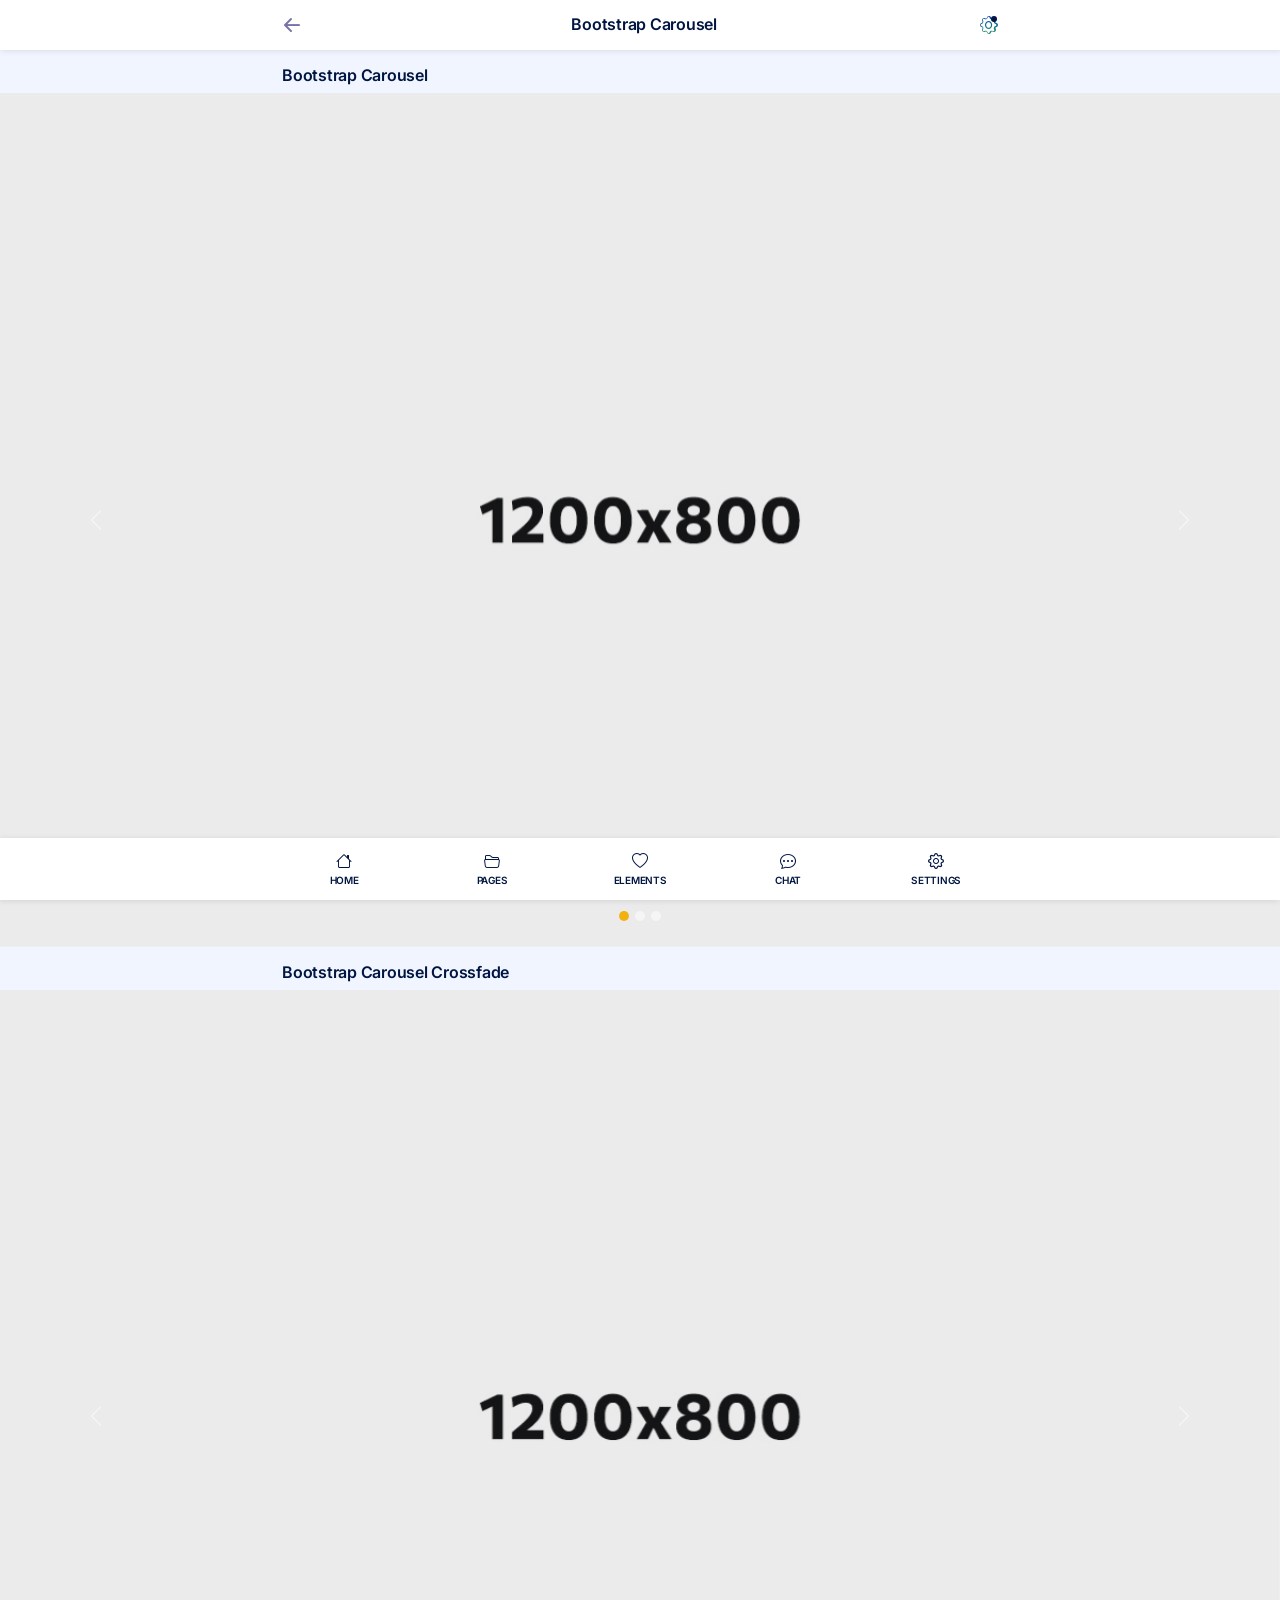
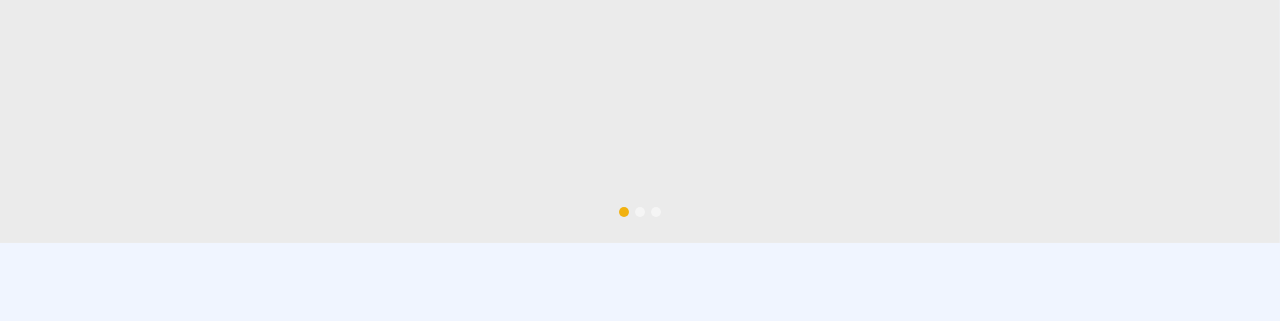
<file: template/bootstrap-carousel.html>
<!DOCTYPE html>
<html lang="en">

<head>
  <meta charset="utf-8">
  <meta name="viewport" content="width=device-width, initial-scale=1">
  <meta name="description" content="Affan - PWA Mobile HTML Template">
  <meta http-equiv="X-UA-Compatible" content="IE=edge">
  <!-- The above 4 meta tags *must* come first in the head; any other head content must come *after* these tags -->

  <meta name="theme-color" content="#0134d4">
  <meta name="apple-mobile-web-app-capable" content="yes">
  <meta name="apple-mobile-web-app-status-bar-style" content="black">

  <!-- Title -->
  <title>Affan - PWA Mobile HTML Template</title>

  <!-- Favicon -->
  <link rel="icon" href="img/core-img/favicon.ico">
  <link rel="apple-touch-icon" href="img/icons/icon-96x96.png">
  <link rel="apple-touch-icon" sizes="152x152" href="img/icons/icon-152x152.png">
  <link rel="apple-touch-icon" sizes="167x167" href="img/icons/icon-167x167.png">
  <link rel="apple-touch-icon" sizes="180x180" href="img/icons/icon-180x180.png">

  <!-- Style CSS -->
  <link rel="stylesheet" href="style.css">

  <!-- Web App Manifest -->
  <link rel="manifest" href="manifest.json">
</head>

<body>
  <!-- Preloader -->
  <div id="preloader">
    <div class="spinner-grow text-primary" role="status">
      <span class="visually-hidden">Loading...</span>
    </div>
  </div>

  <!-- Internet Connection Status -->
  <div class="internet-connection-status" id="internetStatus"></div>

  <!-- Dark mode switching -->
  <div class="dark-mode-switching">
    <div class="d-flex w-100 h-100 align-items-center justify-content-center">
      <div class="dark-mode-text text-center">
        <i class="bi bi-moon"></i>
        <p class="mb-0">Switching to dark mode</p>
      </div>
      <div class="light-mode-text text-center">
        <i class="bi bi-brightness-high"></i>
        <p class="mb-0">Switching to light mode</p>
      </div>
    </div>
  </div>

  <!-- RTL mode switching -->
  <div class="rtl-mode-switching">
    <div class="d-flex w-100 h-100 align-items-center justify-content-center">
      <div class="rtl-mode-text text-center">
        <i class="bi bi-text-right"></i>
        <p class="mb-0">Switching to RTL mode</p>
      </div>
      <div class="ltr-mode-text text-center">
        <i class="bi bi-text-left"></i>
        <p class="mb-0">Switching to default mode</p>
      </div>
    </div>
  </div>

  <!-- Setting Popup Overlay -->
  <div id="setting-popup-overlay"></div>

  <!-- Setting Popup Card -->
  <div class="card setting-popup-card shadow-lg" id="settingCard">
    <div class="card-body">
      <div class="container">
        <div class="setting-heading d-flex align-items-center justify-content-between mb-3">
          <p class="mb-0">Settings</p>
          <div class="btn-close" id="settingCardClose"></div>
        </div>

        <div class="single-setting-panel">
          <div class="form-check form-switch mb-2">
            <input class="form-check-input" type="checkbox" id="availabilityStatus" checked>
            <label class="form-check-label" for="availabilityStatus">Availability status</label>
          </div>
        </div>

        <div class="single-setting-panel">
          <div class="form-check form-switch mb-2">
            <input class="form-check-input" type="checkbox" id="sendMeNotifications" checked>
            <label class="form-check-label" for="sendMeNotifications">Send me notifications</label>
          </div>
        </div>

        <div class="single-setting-panel">
          <div class="form-check form-switch mb-2">
            <input class="form-check-input" type="checkbox" id="darkSwitch">
            <label class="form-check-label" for="darkSwitch">Dark mode</label>
          </div>
        </div>

        <div class="single-setting-panel">
          <div class="form-check form-switch">
            <input class="form-check-input" type="checkbox" id="rtlSwitch">
            <label class="form-check-label" for="rtlSwitch">RTL mode</label>
          </div>
        </div>
      </div>
    </div>
  </div>

  <!-- Header Area -->
  <div class="header-area" id="headerArea">
    <div class="container">
      <!-- Header Content -->
      <div class="header-content position-relative d-flex align-items-center justify-content-between">
        <!-- Back Button -->
        <div class="back-button">
          <a href="elements.html">
            <i class="bi bi-arrow-left-short"></i>
          </a>
        </div>

        <!-- Page Title -->
        <div class="page-heading">
          <h6 class="mb-0">Bootstrap Carousel</h6>
        </div>

        <!-- Settings -->
        <div class="setting-wrapper">
          <div class="setting-trigger-btn" id="settingTriggerBtn">
            <i class="bi bi-gear"></i>
            <span></span>
          </div>
        </div>
      </div>
    </div>
  </div>

  <div class="page-content-wrapper py-3">

    <!-- Element Heading -->
    <div class="container">
      <div class="element-heading">
        <h6>Bootstrap Carousel</h6>
      </div>
    </div>

    <!-- Bootstrap Carousel -->
    <div class="carousel slide" id="bootstrapCarousel" data-bs-ride="carousel">
      <!-- Carousel Indicators -->
      <div class="carousel-indicators">
        <button class="active" type="button" data-bs-target="#bootstrapCarousel" data-bs-slide-to="0"
          aria-current="true" aria-label="Slide 1"></button>
        <button type="button" data-bs-target="#bootstrapCarousel" data-bs-slide-to="1" aria-label="Slide 2"></button>
        <button type="button" data-bs-target="#bootstrapCarousel" data-bs-slide-to="2" aria-label="Slide 3"></button>
      </div>

      <!-- Carousel Inner -->
      <div class="carousel-inner">
        <div class="carousel-item active">
          <img class="d-block w-100" src="img/bg-img/23.jpg" alt="">
        </div>
        <div class="carousel-item">
          <img class="d-block w-100" src="img/bg-img/24.jpg" alt="">
        </div>
        <div class="carousel-item">
          <img class="d-block w-100" src="img/bg-img/25.jpg" alt="">
        </div>
      </div>

      <!-- Carousel Control Prev -->
      <button class="carousel-control-prev" data-bs-target="#bootstrapCarousel" type="button" data-bs-slide="prev">
        <span class="carousel-control-prev-icon" aria-hidden="true"></span>
        <span class="visually-hidden">Previous</span>
      </button>

      <!-- Carousel Control Next -->
      <button class="carousel-control-next" data-bs-target="#bootstrapCarousel" type="button" data-bs-slide="next">
        <span class="carousel-control-next-icon" aria-hidden="true"></span>
        <span class="visually-hidden">Next</span>
      </button>
    </div>

    <!-- Element Heading -->
    <div class="container">
      <div class="element-heading mt-3">
        <h6>Bootstrap Carousel Crossfade</h6>
      </div>
    </div>

    <!-- Bootstrap Carousel -->
    <div class="carousel slide carousel-fade" id="bootstrapCarouselFade" data-bs-ride="carousel">
      <!-- Carousel Indicators -->
      <div class="carousel-indicators">
        <button class="active" type="button" data-bs-target="#bootstrapCarouselFade" data-bs-slide-to="0"
          aria-current="true" aria-label="Slide 1"></button>
        <button type="button" data-bs-target="#bootstrapCarouselFade" data-bs-slide-to="1"
          aria-label="Slide 2"></button>
        <button type="button" data-bs-target="#bootstrapCarouselFade" data-bs-slide-to="2"
          aria-label="Slide 3"></button>
      </div>

      <!-- Carousel Inner -->
      <div class="carousel-inner">
        <div class="carousel-item active">
          <img class="d-block w-100" src="img/bg-img/26.jpg" alt="">
        </div>
        <div class="carousel-item">
          <img class="d-block w-100" src="img/bg-img/27.jpg" alt="">
        </div>
        <div class="carousel-item">
          <img class="d-block w-100" src="img/bg-img/28.jpg" alt="">
        </div>
      </div>

      <!-- Carousel Control Prev -->
      <button class="carousel-control-prev" data-bs-target="#bootstrapCarouselFade" type="button" data-bs-slide="prev">
        <span class="carousel-control-prev-icon" aria-hidden="true"></span>
        <span class="visually-hidden">Previous</span>
      </button>

      <!-- Carousel Control Next -->
      <button class="carousel-control-next" data-bs-target="#bootstrapCarouselFade" type="button" data-bs-slide="next">
        <span class="carousel-control-next-icon" aria-hidden="true"></span>
        <span class="visually-hidden">Next</span>
      </button>
    </div>
  </div>

  <!-- Footer Nav -->
  <div class="footer-nav-area" id="footerNav">
    <div class="container px-0">
      <!-- Footer Content -->
      <div class="footer-nav position-relative">
        <ul class="h-100 d-flex align-items-center justify-content-between ps-0">
          <li class="active">
            <a href="home.html">
              <i class="bi bi-house"></i>
              <span>Home</span>
            </a>
          </li>

          <li>
            <a href="pages.html">
              <i class="bi bi-folder2-open"></i>
              <span>Pages</span>
            </a>
          </li>

          <li>
            <a href="elements.html">
              <i class="bi bi-heart"></i>
              <span>Elements</span>
            </a>
          </li>

          <li>
            <a href="chat-users.html">
              <i class="bi bi-chat-dots"></i>
              <span>Chat</span>
            </a>
          </li>

          <li>
            <a href="settings.html">
              <i class="bi bi-gear"></i>
              <span>Settings</span>
            </a>
          </li>
        </ul>
      </div>
    </div>
  </div>

  <!-- All JavaScript Files -->
  <script src="js/bootstrap.bundle.min.js"></script>
  <script src="js/slideToggle.min.js"></script>
  <script src="js/internet-status.js"></script>
  <script src="js/tiny-slider.js"></script>
  <script src="js/venobox.min.js"></script>
  <script src="js/countdown.js"></script>
  <script src="js/rangeslider.min.js"></script>
  <script src="js/vanilla-dataTables.min.js"></script>
  <script src="js/index.js"></script>
  <script src="js/imagesloaded.pkgd.min.js"></script>
  <script src="js/isotope.pkgd.min.js"></script>
  <script src="js/dark-rtl.js"></script>
  <script src="js/active.js"></script>
  <script src="js/pwa.js"></script>
</body>

</html>
</file>
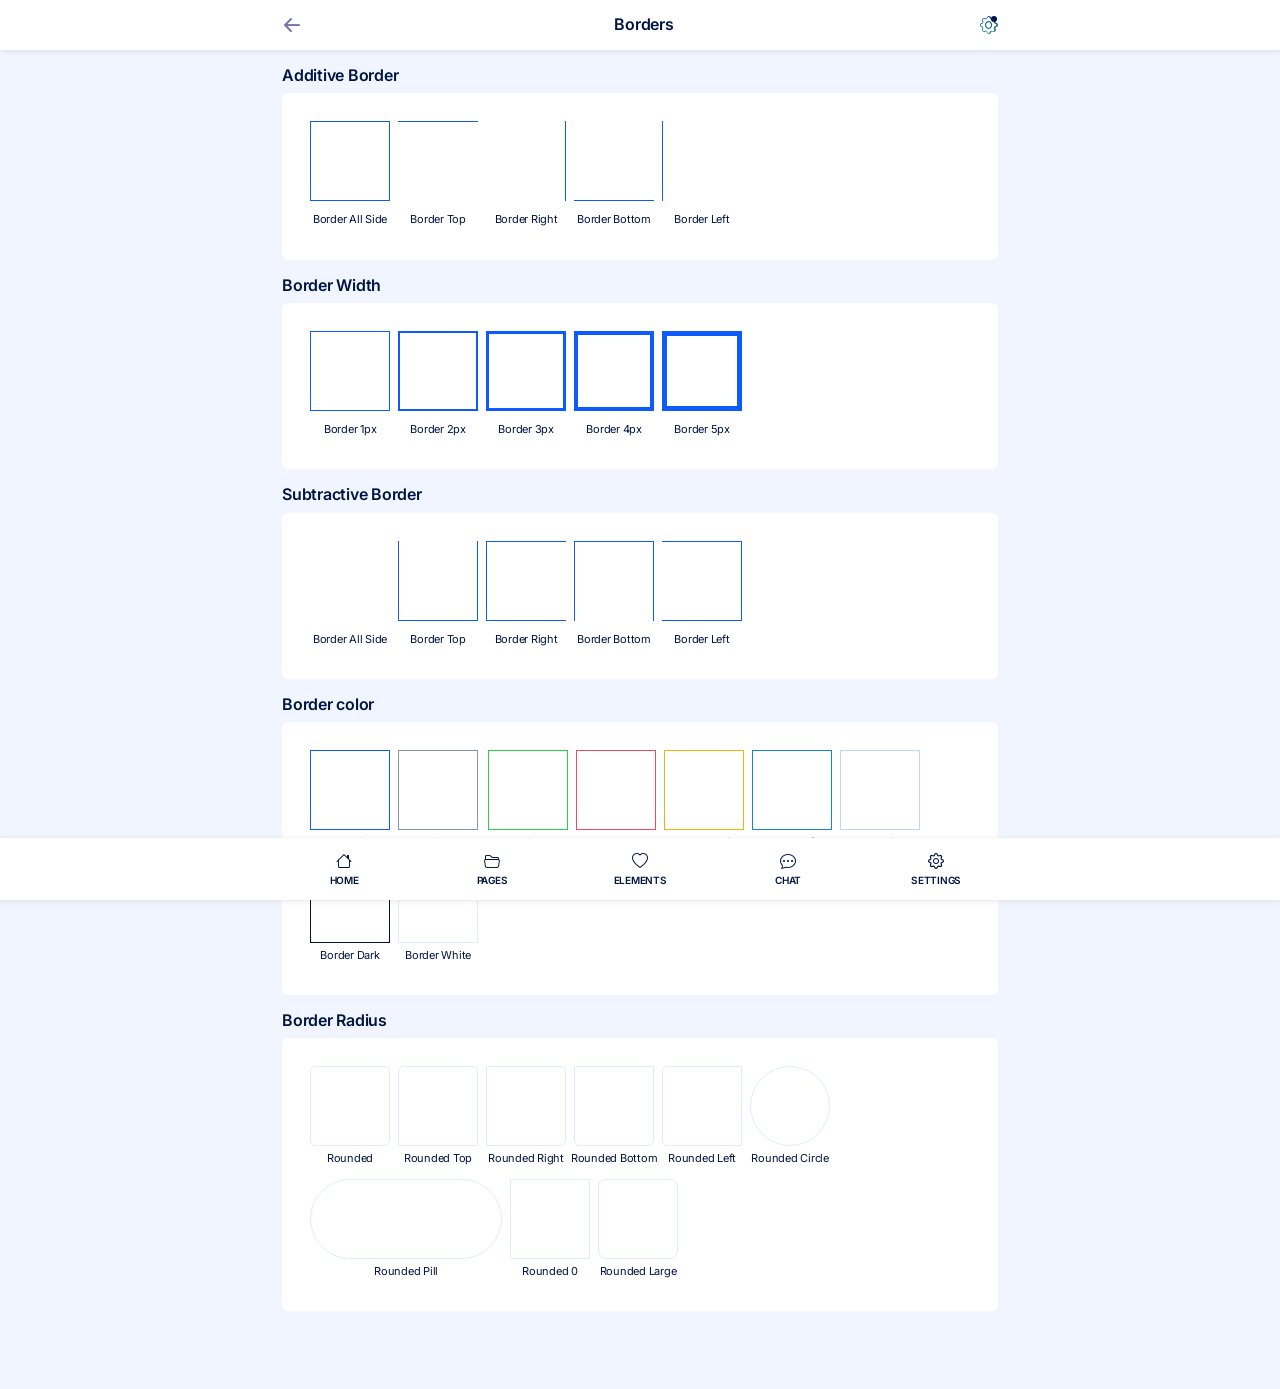
<file: template/borders.html>
<!DOCTYPE html>
<html lang="en">

<head>
  <meta charset="utf-8">
  <meta name="viewport" content="width=device-width, initial-scale=1">
  <meta name="description" content="Affan - PWA Mobile HTML Template">
  <meta http-equiv="X-UA-Compatible" content="IE=edge">
  <!-- The above 4 meta tags *must* come first in the head; any other head content must come *after* these tags -->

  <meta name="theme-color" content="#0134d4">
  <meta name="apple-mobile-web-app-capable" content="yes">
  <meta name="apple-mobile-web-app-status-bar-style" content="black">

  <!-- Title -->
  <title>Affan - PWA Mobile HTML Template</title>

  <!-- Favicon -->
  <link rel="icon" href="img/core-img/favicon.ico">
  <link rel="apple-touch-icon" href="img/icons/icon-96x96.png">
  <link rel="apple-touch-icon" sizes="152x152" href="img/icons/icon-152x152.png">
  <link rel="apple-touch-icon" sizes="167x167" href="img/icons/icon-167x167.png">
  <link rel="apple-touch-icon" sizes="180x180" href="img/icons/icon-180x180.png">

  <!-- Style CSS -->
  <link rel="stylesheet" href="style.css">

  <!-- Web App Manifest -->
  <link rel="manifest" href="manifest.json">
</head>

<body>
  <!-- Preloader -->
  <div id="preloader">
    <div class="spinner-grow text-primary" role="status">
      <span class="visually-hidden">Loading...</span>
    </div>
  </div>

  <!-- Internet Connection Status -->
  <div class="internet-connection-status" id="internetStatus"></div>

  <!-- Dark mode switching -->
  <div class="dark-mode-switching">
    <div class="d-flex w-100 h-100 align-items-center justify-content-center">
      <div class="dark-mode-text text-center">
        <i class="bi bi-moon"></i>
        <p class="mb-0">Switching to dark mode</p>
      </div>
      <div class="light-mode-text text-center">
        <i class="bi bi-brightness-high"></i>
        <p class="mb-0">Switching to light mode</p>
      </div>
    </div>
  </div>

  <!-- RTL mode switching -->
  <div class="rtl-mode-switching">
    <div class="d-flex w-100 h-100 align-items-center justify-content-center">
      <div class="rtl-mode-text text-center">
        <i class="bi bi-text-right"></i>
        <p class="mb-0">Switching to RTL mode</p>
      </div>
      <div class="ltr-mode-text text-center">
        <i class="bi bi-text-left"></i>
        <p class="mb-0">Switching to default mode</p>
      </div>
    </div>
  </div>

  <!-- Setting Popup Overlay -->
  <div id="setting-popup-overlay"></div>

  <!-- Setting Popup Card -->
  <div class="card setting-popup-card shadow-lg" id="settingCard">
    <div class="card-body">
      <div class="container">
        <div class="setting-heading d-flex align-items-center justify-content-between mb-3">
          <p class="mb-0">Settings</p>
          <div class="btn-close" id="settingCardClose"></div>
        </div>

        <div class="single-setting-panel">
          <div class="form-check form-switch mb-2">
            <input class="form-check-input" type="checkbox" id="availabilityStatus" checked>
            <label class="form-check-label" for="availabilityStatus">Availability status</label>
          </div>
        </div>

        <div class="single-setting-panel">
          <div class="form-check form-switch mb-2">
            <input class="form-check-input" type="checkbox" id="sendMeNotifications" checked>
            <label class="form-check-label" for="sendMeNotifications">Send me notifications</label>
          </div>
        </div>

        <div class="single-setting-panel">
          <div class="form-check form-switch mb-2">
            <input class="form-check-input" type="checkbox" id="darkSwitch">
            <label class="form-check-label" for="darkSwitch">Dark mode</label>
          </div>
        </div>

        <div class="single-setting-panel">
          <div class="form-check form-switch">
            <input class="form-check-input" type="checkbox" id="rtlSwitch">
            <label class="form-check-label" for="rtlSwitch">RTL mode</label>
          </div>
        </div>
      </div>
    </div>
  </div>

  <!-- Header Area -->
  <div class="header-area" id="headerArea">
    <div class="container">
      <!-- Header Content -->
      <div class="header-content position-relative d-flex align-items-center justify-content-between">
        <!-- Back Button -->
        <div class="back-button">
          <a href="elements.html">
            <i class="bi bi-arrow-left-short"></i>
          </a>
        </div>

        <!-- Page Title -->
        <div class="page-heading">
          <h6 class="mb-0">Borders</h6>
        </div>

        <!-- Settings -->
        <div class="setting-wrapper">
          <div class="setting-trigger-btn" id="settingTriggerBtn">
            <i class="bi bi-gear"></i>
            <span></span>
          </div>
        </div>
      </div>
    </div>
  </div>

  <div class="page-content-wrapper py-3">
    <!-- Element Heading -->
    <div class="container">
      <div class="element-heading">
        <h6>Additive Border</h6>
      </div>
    </div>

    <div class="container">
      <div class="card direction-rtl">
        <div class="card-body d-flex flex-wrap">
          <div class="border-content">
            <span class="border border-primary d-inline-block m-1" style="width: 5rem; height: 5rem;"></span>
            <small class="d-block">Border All Side</small>
          </div>

          <div class="border-content">
            <span class="border-top border-primary d-inline-block m-1"
              style="width: 5rem; height: 5rem;"></span>
            <small class="d-block">Border Top</small>
          </div>

          <div class="border-content">
            <span class="border-end border-primary d-inline-block m-1"
              style="width: 5rem; height: 5rem;"></span>
            <small class="d-block">Border Right</small>
          </div>

          <div class="border-content">
            <span class="border-bottom border-primary d-inline-block m-1"
              style="width: 5rem; height: 5rem;"></span>
            <small class="d-block">Border Bottom</small>
          </div>

          <div class="border-content">
            <span class="border-start border-primary d-inline-block m-1"
              style="width: 5rem; height: 5rem;"></span>
            <small class="d-block">Border Left</small>
          </div>
        </div>
      </div>
    </div>

    <!-- Element Heading -->
    <div class="container">
      <div class="element-heading mt-3">
        <h6>Border Width</h6>
      </div>
    </div>

    <div class="container">
      <div class="card direction-rtl">
        <div class="card-body d-flex flex-wrap">
          <div class="border-content">
            <span class="border border-primary d-inline-block m-1" style="width: 5rem; height: 5rem;"></span>
            <small class="d-block">Border 1px</small>
          </div>

          <div class="border-content">
            <span class="border border-primary border-2 d-inline-block m-1"
              style="width: 5rem; height: 5rem;"></span>
            <small class="d-block">Border 2px</small>
          </div>

          <div class="border-content">
            <span class="border border-primary border-3 d-inline-block m-1"
              style="width: 5rem; height: 5rem;"></span>
            <small class="d-block">Border 3px</small>
          </div>

          <div class="border-content">
            <span class="border border-primary border-4 d-inline-block m-1"
              style="width: 5rem; height: 5rem;"></span>
            <small class="d-block">Border 4px</small>
          </div>

          <div class="border-content">
            <span class="border border-primary border-5 d-inline-block m-1"
              style="width: 5rem; height: 5rem;"></span>
            <small class="d-block">Border 5px</small>
          </div>
        </div>
      </div>
    </div>

    <!-- Element Heading -->
    <div class="container">
      <div class="element-heading mt-3">
        <h6>Subtractive Border</h6>
      </div>
    </div>

    <div class="container">
      <div class="card direction-rtl">
        <div class="card-body d-flex flex-wrap">
          <div class="border-content">
            <span class="border border-primary border-0 d-inline-block m-1"
              style="width: 5rem; height: 5rem;"></span>
            <small class="d-block">Border All Side</small>
          </div>

          <div class="border-content">
            <span class="border border-primary border-top-0 d-inline-block m-1"
              style="width: 5rem; height: 5rem;"></span>
            <small class="d-block">Border Top</small>
          </div>

          <div class="border-content">
            <span class="border border-primary border-end-0 d-inline-block m-1"
              style="width: 5rem; height: 5rem;"></span>
            <small class="d-block">Border Right</small>
          </div>

          <div class="border-content">
            <span class="border border-primary border-bottom-0 d-inline-block m-1"
              style="width: 5rem; height: 5rem;"></span>
            <small class="d-block">Border Bottom</small>
          </div>

          <div class="border-content">
            <span class="border border-primary border-start-0 d-inline-block m-1"
              style="width: 5rem; height: 5rem;"></span>
            <small class="d-block">Border Left</small>
          </div>
        </div>
      </div>
    </div>

    <!-- Element Heading -->
    <div class="container">
      <div class="element-heading mt-3">
        <h6>Border color</h6>
      </div>
    </div>

    <div class="container">
      <div class="card direction-rtl">
        <div class="card-body d-flex flex-wrap">
          <div class="border-content">
            <span class="border border-primary d-block m-1" style="width: 5rem; height: 5rem;"></span>
            <small class="d-block">Border Primary</small>
          </div>

          <div class="border-content">
            <span class="border border-secondary d-block m-1" style="width: 5rem; height: 5rem;"></span>
            <small class="d-block">Border Secondary</small>
          </div>

          <div class="border-content">
            <span class="border border-success d-block m-1" style="width: 5rem; height: 5rem;"></span>
            <small class="d-block">Border Success</small>
          </div>

          <div class="border-content">
            <span class="border border-danger d-block m-1" style="width: 5rem; height: 5rem;"></span>
            <small class="d-block">Border Danger</small>
          </div>

          <div class="border-content">
            <span class="border border-warning d-block m-1" style="width: 5rem; height: 5rem;"></span>
            <small class="d-block">Border Warning</small>
          </div>

          <div class="border-content">
            <span class="border border-info d-block m-1" style="width: 5rem; height: 5rem;"></span>
            <small class="d-block">Border Info</small>
          </div>

          <div class="border-content">
            <span class="border border-light d-block m-1" style="width: 5rem; height: 5rem;"></span>
            <small class="d-block">Border Light</small>
          </div>

          <div class="border-content">
            <span class="border border-dark d-block m-1" style="width: 5rem; height: 5rem;"></span>
            <small class="d-block">Border Dark</small>
          </div>

          <div class="border-content">
            <span class="border border-white d-block m-1" style="width: 5rem; height: 5rem;"></span>
            <small class="d-block">Border White</small>
          </div>
        </div>
      </div>
    </div>

    <!-- Element Heading -->
    <div class="container">
      <div class="element-heading mt-3">
        <h6>Border Radius</h6>
      </div>
    </div>

    <div class="container">
      <div class="card direction-rtl">
        <div class="card-body d-flex flex-wrap">
          <div class="border-content">
            <span class="border d-block m-1 rounded" style="width: 5rem; height: 5rem;"></span>
            <small class="d-block">Rounded</small>
          </div>

          <div class="border-content">
            <span class="border d-block m-1 rounded-top" style="width: 5rem; height: 5rem;"></span>
            <small class="d-block">Rounded Top</small>
          </div>

          <div class="border-content">
            <span class="border d-block m-1 rounded-right" style="width: 5rem; height: 5rem;"></span>
            <small class="d-block">Rounded Right</small>
          </div>

          <div class="border-content">
            <span class="border d-block m-1 rounded-bottom" style="width: 5rem; height: 5rem;"></span>
            <small class="d-block">Rounded Bottom</small>
          </div>

          <div class="border-content">
            <span class="border d-block m-1 rounded-left" style="width: 5rem; height: 5rem;"></span>
            <small class="d-block">Rounded Left</small>
          </div>

          <div class="border-content">
            <span class="border d-block m-1 rounded-circle" style="width: 5rem; height: 5rem;"></span>
            <small class="d-block">Rounded Circle</small>
          </div>

          <div class="border-content">
            <span class="border d-block m-1 rounded-pill" style="width: 12rem; height: 5rem;"></span>
            <small class="d-block">Rounded Pill</small>
          </div>

          <div class="border-content">
            <span class="border d-block m-1 rounded-0" style="width: 5rem; height: 5rem;"></span>
            <small class="d-block">Rounded 0</small>
          </div>

          <div class="border-content">
            <span class="border d-block m-1 rounded-lg" style="width: 5rem; height: 5rem;"></span>
            <small class="d-block">Rounded Large</small>
          </div>
        </div>
      </div>
    </div>

  </div>

  <!-- Footer Nav -->
  <div class="footer-nav-area" id="footerNav">
    <div class="container px-0">
      <!-- Footer Content -->
      <div class="footer-nav position-relative">
        <ul class="h-100 d-flex align-items-center justify-content-between ps-0">
          <li class="active">
            <a href="home.html">
              <i class="bi bi-house"></i>
              <span>Home</span>
            </a>
          </li>

          <li>
            <a href="pages.html">
              <i class="bi bi-folder2-open"></i>
              <span>Pages</span>
            </a>
          </li>

          <li>
            <a href="elements.html">
              <i class="bi bi-heart"></i>
              <span>Elements</span>
            </a>
          </li>

          <li>
            <a href="chat-users.html">
              <i class="bi bi-chat-dots"></i>
              <span>Chat</span>
            </a>
          </li>

          <li>
            <a href="settings.html">
              <i class="bi bi-gear"></i>
              <span>Settings</span>
            </a>
          </li>
        </ul>
      </div>
    </div>
  </div>

  <!-- All JavaScript Files -->
  <script src="js/bootstrap.bundle.min.js"></script>
  <script src="js/slideToggle.min.js"></script>
  <script src="js/internet-status.js"></script>
  <script src="js/tiny-slider.js"></script>
  <script src="js/venobox.min.js"></script>
  <script src="js/countdown.js"></script>
  <script src="js/rangeslider.min.js"></script>
  <script src="js/vanilla-dataTables.min.js"></script>
  <script src="js/index.js"></script>
  <script src="js/imagesloaded.pkgd.min.js"></script>
  <script src="js/isotope.pkgd.min.js"></script>
  <script src="js/dark-rtl.js"></script>
  <script src="js/active.js"></script>
  <script src="js/pwa.js"></script>
</body>

</html>
</file>
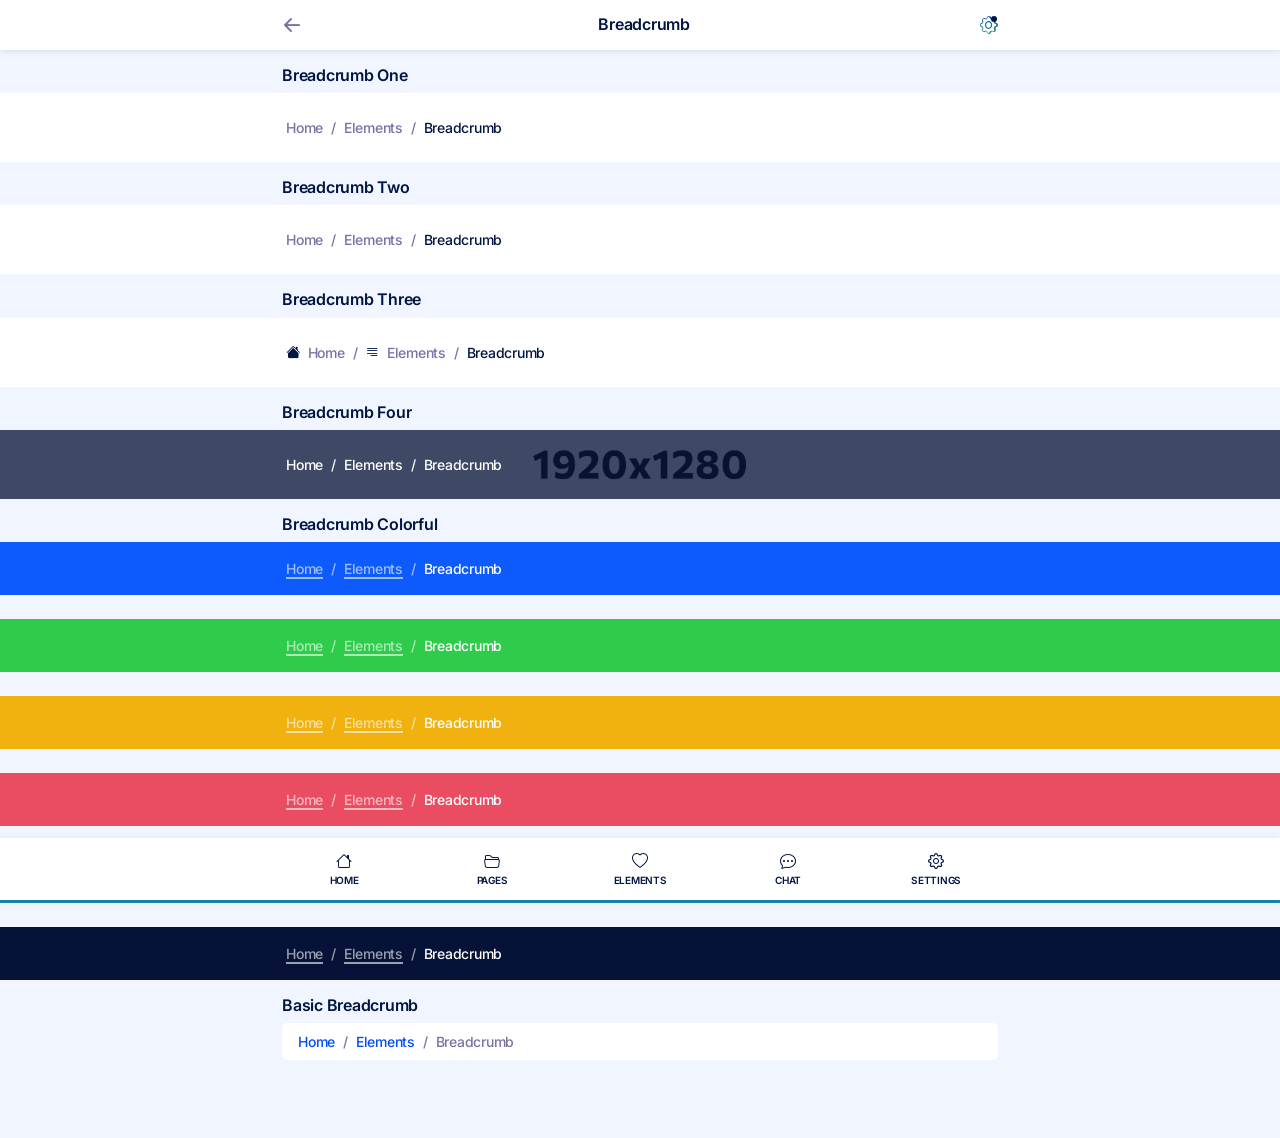
<file: template/breadcrumb.html>
<!DOCTYPE html>
<html lang="en">

<head>
  <meta charset="utf-8">
  <meta name="viewport" content="width=device-width, initial-scale=1">
  <meta name="description" content="Affan - PWA Mobile HTML Template">
  <meta http-equiv="X-UA-Compatible" content="IE=edge">
  <!-- The above 4 meta tags *must* come first in the head; any other head content must come *after* these tags -->

  <meta name="theme-color" content="#0134d4">
  <meta name="apple-mobile-web-app-capable" content="yes">
  <meta name="apple-mobile-web-app-status-bar-style" content="black">

  <!-- Title -->
  <title>Affan - PWA Mobile HTML Template</title>

  <!-- Favicon -->
  <link rel="icon" href="img/core-img/favicon.ico">
  <link rel="apple-touch-icon" href="img/icons/icon-96x96.png">
  <link rel="apple-touch-icon" sizes="152x152" href="img/icons/icon-152x152.png">
  <link rel="apple-touch-icon" sizes="167x167" href="img/icons/icon-167x167.png">
  <link rel="apple-touch-icon" sizes="180x180" href="img/icons/icon-180x180.png">

  <!-- Style CSS -->
  <link rel="stylesheet" href="style.css">

  <!-- Web App Manifest -->
  <link rel="manifest" href="manifest.json">
</head>

<body>
  <!-- Preloader -->
  <div id="preloader">
    <div class="spinner-grow text-primary" role="status">
      <span class="visually-hidden">Loading...</span>
    </div>
  </div>

  <!-- Internet Connection Status -->
  <div class="internet-connection-status" id="internetStatus"></div>

  <!-- Dark mode switching -->
  <div class="dark-mode-switching">
    <div class="d-flex w-100 h-100 align-items-center justify-content-center">
      <div class="dark-mode-text text-center">
        <i class="bi bi-moon"></i>
        <p class="mb-0">Switching to dark mode</p>
      </div>
      <div class="light-mode-text text-center">
        <i class="bi bi-brightness-high"></i>
        <p class="mb-0">Switching to light mode</p>
      </div>
    </div>
  </div>

  <!-- RTL mode switching -->
  <div class="rtl-mode-switching">
    <div class="d-flex w-100 h-100 align-items-center justify-content-center">
      <div class="rtl-mode-text text-center">
        <i class="bi bi-text-right"></i>
        <p class="mb-0">Switching to RTL mode</p>
      </div>
      <div class="ltr-mode-text text-center">
        <i class="bi bi-text-left"></i>
        <p class="mb-0">Switching to default mode</p>
      </div>
    </div>
  </div>

  <!-- Setting Popup Overlay -->
  <div id="setting-popup-overlay"></div>

  <!-- Setting Popup Card -->
  <div class="card setting-popup-card shadow-lg" id="settingCard">
    <div class="card-body">
      <div class="container">
        <div class="setting-heading d-flex align-items-center justify-content-between mb-3">
          <p class="mb-0">Settings</p>
          <div class="btn-close" id="settingCardClose"></div>
        </div>

        <div class="single-setting-panel">
          <div class="form-check form-switch mb-2">
            <input class="form-check-input" type="checkbox" id="availabilityStatus" checked>
            <label class="form-check-label" for="availabilityStatus">Availability status</label>
          </div>
        </div>

        <div class="single-setting-panel">
          <div class="form-check form-switch mb-2">
            <input class="form-check-input" type="checkbox" id="sendMeNotifications" checked>
            <label class="form-check-label" for="sendMeNotifications">Send me notifications</label>
          </div>
        </div>

        <div class="single-setting-panel">
          <div class="form-check form-switch mb-2">
            <input class="form-check-input" type="checkbox" id="darkSwitch">
            <label class="form-check-label" for="darkSwitch">Dark mode</label>
          </div>
        </div>

        <div class="single-setting-panel">
          <div class="form-check form-switch">
            <input class="form-check-input" type="checkbox" id="rtlSwitch">
            <label class="form-check-label" for="rtlSwitch">RTL mode</label>
          </div>
        </div>
      </div>
    </div>
  </div>

  <!-- Header Area -->
  <div class="header-area" id="headerArea">
    <div class="container">
      <!-- Header Content -->
      <div class="header-content position-relative d-flex align-items-center justify-content-between">
        <!-- Back Button -->
        <div class="back-button">
          <a href="elements.html">
            <i class="bi bi-arrow-left-short"></i>
          </a>
        </div>

        <!-- Page Title -->
        <div class="page-heading">
          <h6 class="mb-0">Breadcrumb</h6>
        </div>

        <!-- Settings -->
        <div class="setting-wrapper">
          <div class="setting-trigger-btn" id="settingTriggerBtn">
            <i class="bi bi-gear"></i>
            <span></span>
          </div>
        </div>
      </div>
    </div>
  </div>

  <div class="page-content-wrapper py-3">

    <!-- Element Heading -->
    <div class="container">
      <div class="element-heading">
        <h6>Breadcrumb One</h6>
      </div>
    </div>

    <div class="breadcrumb-wrapper breadcrumb-one">
      <div class="container">
        <nav aria-label="breadcrumb">
          <ol class="breadcrumb mb-0 py-4 px-1">
            <li class="breadcrumb-item">
              <a href="#">Home</a>
            </li>
            <li class="breadcrumb-item">
              <a href="#">Elements</a>
            </li>
            <li class="breadcrumb-item active" aria-current="page">Breadcrumb</li>
          </ol>
        </nav>
      </div>
    </div>

    <!-- Element Heading -->
    <div class="container">
      <div class="element-heading mt-3">
        <h6>Breadcrumb Two</h6>
      </div>
    </div>

    <div class="breadcrumb-wrapper breadcrumb-two">
      <div class="container">
        <nav aria-label="breadcrumb">
          <ol class="breadcrumb mb-0 py-4 px-1">
            <li class="breadcrumb-item">
              <a href="#">Home</a>
            </li>
            <li class="breadcrumb-item">
              <a href="#">Elements</a>
            </li>
            <li class="breadcrumb-item active" aria-current="page">Breadcrumb</li>
          </ol>
        </nav>
      </div>
    </div>

    <!-- Element Heading -->
    <div class="container">
      <div class="element-heading mt-3">
        <h6>Breadcrumb Three</h6>
      </div>
    </div>

    <div class="breadcrumb-wrapper breadcrumb-three">
      <div class="container">
        <nav aria-label="breadcrumb">
          <ol class="breadcrumb mb-0 py-4 px-1">
            <li class="breadcrumb-item">
              <a href="#"><i class="bi bi-house-fill"></i> Home</a>
            </li>
            <li class="breadcrumb-item">
              <a href="#"><i class="bi bi-justify-right"></i> Elements</a>
            </li>
            <li class="breadcrumb-item active" aria-current="page"> Breadcrumb</li>
          </ol>
        </nav>
      </div>
    </div>

    <!-- Element Heading -->
    <div class="container">
      <div class="element-heading mt-3">
        <h6>Breadcrumb Four</h6>
      </div>
    </div>

    <div class="breadcrumb-wrapper breadcrumb-four bg-overlay" style="background-image: url('img/bg-img/30.jpg')">
      <div class="container">
        <nav aria-label="breadcrumb">
          <ol class="breadcrumb mb-0 bg-transparent py-4 px-1">
            <li class="breadcrumb-item">
              <a href="#">Home</a>
            </li>
            <li class="breadcrumb-item">
              <a href="#">Elements</a>
            </li>
            <li class="breadcrumb-item active" aria-current="page">Breadcrumb</li>
          </ol>
        </nav>
      </div>
    </div>

    <!-- Element Heading -->
    <div class="container">
      <div class="element-heading mt-3">
        <h6>Breadcrumb Colorful</h6>
      </div>
    </div>

    <div class="breadcrumb-wrapper bg-primary breadcrumb-colorful">
      <div class="container">
        <nav aria-label="breadcrumb">
          <ol class="breadcrumb mb-0 bg-primary py-3 px-1">
            <li class="breadcrumb-item">
              <a href="#">Home</a>
            </li>
            <li class="breadcrumb-item">
              <a href="#">Elements</a>
            </li>
            <li class="breadcrumb-item active" aria-current="page">Breadcrumb</li>
          </ol>
        </nav>
      </div>
    </div>

    <div class="mb-4"></div>

    <div class="breadcrumb-wrapper bg-success breadcrumb-colorful">
      <div class="container">
        <nav aria-label="breadcrumb">
          <ol class="breadcrumb mb-0 bg-success py-3 px-1">
            <li class="breadcrumb-item">
              <a href="#">Home</a>
            </li>
            <li class="breadcrumb-item">
              <a href="#">Elements</a>
            </li>
            <li class="breadcrumb-item active" aria-current="page">Breadcrumb</li>
          </ol>
        </nav>
      </div>
    </div>

    <div class="mb-4"></div>

    <div class="breadcrumb-wrapper bg-warning breadcrumb-colorful">
      <div class="container">
        <nav aria-label="breadcrumb">
          <ol class="breadcrumb mb-0 bg-warning py-3 px-1">
            <li class="breadcrumb-item">
              <a href="#">Home</a>
            </li>
            <li class="breadcrumb-item">
              <a href="#">Elements</a>
            </li>
            <li class="breadcrumb-item active" aria-current="page">Breadcrumb</li>
          </ol>
        </nav>
      </div>
    </div>

    <div class="mb-4"></div>

    <div class="breadcrumb-wrapper bg-danger breadcrumb-colorful">
      <div class="container">
        <nav aria-label="breadcrumb">
          <ol class="breadcrumb mb-0 bg-danger py-3 px-1">
            <li class="breadcrumb-item">
              <a href="#">Home</a>
            </li>
            <li class="breadcrumb-item">
              <a href="#">Elements</a>
            </li>
            <li class="breadcrumb-item active" aria-current="page">Breadcrumb</li>
          </ol>
        </nav>
      </div>
    </div>

    <div class="mb-4"></div>

    <div class="breadcrumb-wrapper bg-info breadcrumb-colorful">
      <div class="container">
        <nav aria-label="breadcrumb">
          <ol class="breadcrumb mb-0 bg-info py-3 px-1">
            <li class="breadcrumb-item">
              <a href="#">Home</a>
            </li>
            <li class="breadcrumb-item">
              <a href="#">Elements</a>
            </li>
            <li class="breadcrumb-item active" aria-current="page">Breadcrumb</li>
          </ol>
        </nav>
      </div>
    </div>

    <div class="mb-4"></div>

    <div class="breadcrumb-wrapper bg-dark breadcrumb-colorful">
      <div class="container">
        <nav aria-label="breadcrumb">
          <ol class="breadcrumb mb-0 bg-dark py-3 px-1">
            <li class="breadcrumb-item">
              <a href="#">Home</a>
            </li>
            <li class="breadcrumb-item">
              <a href="#">Elements</a>
            </li>
            <li class="breadcrumb-item active" aria-current="page">Breadcrumb</li>
          </ol>
        </nav>
      </div>
    </div>

    <!-- Element Heading -->
    <div class="container">
      <div class="element-heading mt-3">
        <h6>Basic Breadcrumb</h6>
      </div>
    </div>

    <div class="container">
      <nav aria-label="breadcrumb">
        <ol class="breadcrumb mb-0 py-2 px-3 rounded">
          <li class="breadcrumb-item">
            <a href="#">Home</a>
          </li>
          <li class="breadcrumb-item">
            <a href="#">Elements</a>
          </li>
          <li class="breadcrumb-item active" aria-current="page">Breadcrumb</li>
        </ol>
      </nav>
    </div>
  </div>

  <!-- Footer Nav -->
  <div class="footer-nav-area" id="footerNav">
    <div class="container px-0">
      <!-- Footer Content -->
      <div class="footer-nav position-relative">
        <ul class="h-100 d-flex align-items-center justify-content-between ps-0">
          <li class="active">
            <a href="home.html">
              <i class="bi bi-house"></i>
              <span>Home</span>
            </a>
          </li>

          <li>
            <a href="pages.html">
              <i class="bi bi-folder2-open"></i>
              <span>Pages</span>
            </a>
          </li>

          <li>
            <a href="elements.html">
              <i class="bi bi-heart"></i>
              <span>Elements</span>
            </a>
          </li>

          <li>
            <a href="chat-users.html">
              <i class="bi bi-chat-dots"></i>
              <span>Chat</span>
            </a>
          </li>

          <li>
            <a href="settings.html">
              <i class="bi bi-gear"></i>
              <span>Settings</span>
            </a>
          </li>
        </ul>
      </div>
    </div>
  </div>

  <!-- All JavaScript Files -->
  <script src="js/bootstrap.bundle.min.js"></script>
  <script src="js/slideToggle.min.js"></script>
  <script src="js/internet-status.js"></script>
  <script src="js/tiny-slider.js"></script>
  <script src="js/venobox.min.js"></script>
  <script src="js/countdown.js"></script>
  <script src="js/rangeslider.min.js"></script>
  <script src="js/vanilla-dataTables.min.js"></script>
  <script src="js/index.js"></script>
  <script src="js/imagesloaded.pkgd.min.js"></script>
  <script src="js/isotope.pkgd.min.js"></script>
  <script src="js/dark-rtl.js"></script>
  <script src="js/active.js"></script>
  <script src="js/pwa.js"></script>
</body>

</html>
</file>
<file: template/style.css>
/* -----------------------------
[Master Stylesheet]

Template Name: Affan - PWA Mobile HTML Template
Template Author: Designing World
Template Author URL: https://themeforest.net/user/designing-world
Version: 1.7.0
Last Updated: 25 June, 2024
Created: December 10, 2020

[Table of Contents]
    * Variables
        + Fonts
        + Responsive
    * Main Styles
        + Preloader
        + BS Color Reset
        + Reboot
        + Shortcode
        + Miscellaneous
        + Internet Status
        + Animation
        + Register
        + Header
        + Sidenav
        + Footer
    * Element CSS
        + Btn
        + Badge
        + Breadcrumb
        + Accordion
        + Alerts
        + Divider
        + Coming Soon
        + Card
        + Carousel
        + Countdown
        + Counterup
        + Form
        + Hero Block
        + Image Gallery
        + List Group
        + Loader
        + Modal
        + Notification
        + Pagination
        + Partner
        + Price Table
        + Progress
        + Rating
        + Scrollspy
        + Table
        + Testimonial
        + Timeline
        + Toast
    * Page CSS
        + Blog
        + Cart
        + Language
        + Product
        + Service
        + Team
        + User Profile
        + Demo
    * RTL & Dark CSS
        + RTL
        + Dark

# [font-family]
"Plus Jakarta Sans", sans-serif;
----------------------------- */
@import url("css/bootstrap.min.css");
@import url("css/bootstrap-icons.min.css");
@import url("css/tiny-slider.css");
@import url("css/venobox.min.css");
@import url("css/rangeslider.css");
@import url("css/vanilla-dataTables.min.css");
@import url("css/apexcharts.css");
@import url("https://fonts.googleapis.com/css2?family=Inter:wght@100..900&display=swap");
/* :: Preloader */
#preloader {
  background-color: var(--primary-100);
  position: fixed;
  width: 100vw;
  height: 100vh;
  z-index: 9999999;
  top: 0;
  left: 0;
  overflow: hidden;
  display: -webkit-box;
  display: -ms-flexbox;
  display: flex;
  -webkit-box-align: center;
      -ms-flex-align: center;
          align-items: center;
  -webkit-box-pack: center;
      -ms-flex-pack: center;
          justify-content: center;
}

/* :: Bootstrap Color Reset */
a,
.btn-link,
.link-primary {
  color: var(--primary-600);
}

kbd {
  background-color: var(--dark);
}

.form-control::-webkit-input-placeholder {
  color: var(--text);
}

caption,
.blockquote-footer,
.figure-caption,
.form-control::-webkit-input-placeholder,
.form-control::-moz-placeholder,
.form-control::-ms-input-placeholder,
.form-control:-ms-input-placeholder,
.form-control::placeholder,
.btn-link:disabled,
.btn-link.disabled,
.dropdown-item.disabled,
.dropdown-item:disabled,
.dropdown-header,
.nav-link.disabled,
.nav-tabs .nav-link.disabled,
.form-text,
.link-secondary,
.btn-outline-secondary:disabled,
.btn-outline-secondary.disabled {
  color: var(--text);
}

.table,
.img-thumbnail {
  border-color: var(--primary-200);
}

.table-secondary,
.table-primary,
.table-success,
.table-info,
.table-warning,
.table-danger,
.table-light,
.form-control-plaintext,
.btn,
.btn:hover,
.dropdown-item,
.dropdown-item-text,
.list-group-item-action,
.popover-body {
  color: var(--primary-950);
}

.form-control,
.form-select {
  color: var(--primary-950);
  border-color: var(--primary-200);
}

.form-select:focus::-ms-value {
  color: var(--primary-950);
  background-color: var(--white);
}

.form-select:disabled {
  color: var(--text);
  background-color: var(--primary-100);
}

.form-check-input {
  background-color: var(--white);
  border: 1px solid var(--primary-200);
}

.form-check-input:checked,
.form-check-input[type=checkbox]:indeterminate {
  background-color: var(--primary-500);
  border-color: var(--primary-500);
}

.form-file-text {
  color: var(--primary-950);
  background-color: var(--white);
}

.form-file-button {
  color: var(--primary-950);
  background-color: var(--primary-100);
}

.form-range::-webkit-slider-thumb,
.form-range::-moz-range-thumb,
.form-range::-ms-thumb {
  background-color: var(--primary-950);
}

.input-group-text {
  color: var(--primary-950);
  background-color: #cff2ff;
  border-color: #cff2ff;
}

.valid-feedback {
  color: var(--success-500);
}

.valid-tooltip {
  color: var(--white);
  background-color: var(--success-700);
}

.was-validated .form-control:valid,
.form-control.is-valid,
.was-validated .form-control:valid:focus,
.form-control.is-valid:focus,
.was-validated .form-control:valid:focus,
.form-control.is-valid:focus,
.was-validated .form-select:valid,
.form-select.is-valid,
.was-validated .form-select:valid:focus,
.form-select.is-valid:focus,
.was-validated .form-check-input:valid,
.form-check-input.is-valid,
.was-validated .form-file-input:valid ~ .form-file-label,
.form-file-input.is-valid ~ .form-file-label,
.was-validated .form-file-input:valid:focus ~ .form-file-label,
.form-file-input.is-valid:focus ~ .form-file-label {
  border-color: var(--success-500);
}

.was-validated .form-check-input:valid:checked,
.form-check-input.is-valid:checked {
  background-color: var(--success-500);
}

.was-validated .form-check-input:valid ~ .form-check-label,
.form-check-input.is-valid ~ .form-check-label {
  color: var(--success-500);
}

.invalid-feedback {
  color: var(--danger-500);
}

.invalid-tooltip {
  color: var(--white);
  background-color: var(--danger-700);
}

.was-validated .form-control:invalid,
.form-control.is-invalid,
.was-validated .form-control:invalid:focus,
.form-control.is-invalid:focus,
.was-validated .form-select:invalid,
.form-select.is-invalid,
.was-validated .form-select:invalid:focus,
.form-select.is-invalid:focus,
.was-validated .form-check-input:invalid,
.form-check-input.is-invalid,
.was-validated .form-file-input:invalid ~ .form-file-label,
.form-file-input.is-invalid ~ .form-file-label,
.was-validated .form-file-input:invalid:focus ~ .form-file-label,
.form-file-input.is-invalid:focus ~ .form-file-label {
  border-color: var(--danger-500);
}

.was-validated .form-check-input:invalid:checked,
.form-check-input.is-invalid:checked {
  background-color: var(--danger-500);
}

.was-validated .form-check-input:invalid ~ .form-check-label,
.form-check-input.is-invalid ~ .form-check-label {
  color: var(--danger-500);
}

.btn-primary,
.btn-primary:disabled,
.btn-primary.disabled {
  color: var(--white);
  background-color: var(--primary-500);
  border-color: var(--primary-500);
}

.btn-primary:hover,
.btn-check:focus + .btn-primary,
.btn-primary:focus {
  color: var(--white);
  background-color: var(--primary-700);
  border-color: var(--primary-700);
}

.btn-check:checked + .btn-primary,
.btn-check:active + .btn-primary,
.btn-primary:active,
.btn-primary.active,
.show > .btn-primary.dropdown-toggle {
  color: var(--white);
  background-color: var(--primary-700);
  border-color: var(--primary-700);
}

.btn-secondary {
  color: var(--primary-950);
  background-color: var(--secondary-500);
  border-color: var(--secondary-500);
}

.btn-secondary:hover,
.btn-check:focus + .btn-secondary,
.btn-secondary:focus,
.btn-check:checked + .btn-secondary,
.btn-check:active + .btn-secondary,
.btn-secondary:active,
.btn-secondary.active,
.show > .btn-secondary.dropdown-toggle {
  color: var(--primary-950);
  background-color: var(--secondary-700);
  border-color: var(--secondary-700);
}

.btn-success,
.btn-success:disabled,
.btn-success.disabled {
  color: var(--white);
  background-color: var(--success-500);
  border-color: var(--success-500);
}

.btn-success:hover,
.btn-check:focus + .btn-success,
.btn-success:focus,
.btn-check:checked + .btn-success,
.btn-check:active + .btn-success,
.btn-success:active,
.btn-success.active,
.show > .btn-success.dropdown-toggle {
  color: var(--white);
  background-color: var(--success-700);
  border-color: var(--success-700);
}

.btn-info,
.btn-info:disabled,
.btn-info.disabled {
  color: var(--white);
  background-color: var(--info-500);
  border-color: var(--info-500);
}

.btn-info:hover,
.btn-check:focus + .btn-info,
.btn-info:focus,
.btn-check:checked + .btn-info,
.btn-check:active + .btn-info,
.btn-info:active,
.btn-info.active,
.show > .btn-info.dropdown-toggle {
  color: var(--white);
  background-color: var(--info-700);
  border-color: var(--info-700);
}

.btn-warning,
.btn-warning:disabled,
.btn-warning.disabled {
  color: var(--primary-950);
  background-color: var(--warning-500);
  border-color: var(--warning-500);
}

.btn-warning:hover,
.btn-check:focus + .btn-warning,
.btn-warning:focus,
.btn-check:checked + .btn-warning,
.btn-check:active + .btn-warning,
.btn-warning:active,
.btn-warning.active,
.show > .btn-warning.dropdown-toggle {
  color: var(--primary-950);
  background-color: var(--warning-700);
  border-color: var(--warning-700);
}

.btn-danger,
.btn-danger:disabled,
.btn-danger.disabled {
  color: var(--white);
  background-color: var(--danger-500);
  border-color: var(--danger-500);
}

.btn-danger:hover,
.btn-check:focus + .btn-danger,
.btn-danger:focus,
.btn-check:checked + .btn-danger,
.btn-check:active + .btn-danger,
.btn-danger:active,
.btn-danger.active,
.show > .btn-danger.dropdown-toggle {
  color: var(--white);
  background-color: var(--danger-700);
  border-color: var(--danger-700);
}

.btn-light,
.btn-light:disabled,
.btn-light.disabled {
  color: var(--primary-950);
  background-color: var(--primary-50);
  border-color: var(--primary-50);
}

.btn-light:hover,
.btn-check:focus + .btn-light,
.btn-light:focus,
.btn-check:checked + .btn-light,
.btn-check:active + .btn-light,
.btn-light:active,
.btn-light.active,
.show > .btn-light.dropdown-toggle {
  color: var(--primary-950);
  background-color: var(--primary-100);
  border-color: var(--primary-100);
}

.btn-dark,
.btn-dark:disabled,
.btn-dark.disabled {
  color: var(--white);
  background-color: var(--primary-900);
  border-color: var(--primary-900);
}

.btn-dark:hover,
.btn-check:focus + .btn-dark,
.btn-dark:focus,
.btn-check:checked + .btn-dark,
.btn-check:active + .btn-dark,
.btn-dark:active,
.btn-dark.active,
.show > .btn-dark.dropdown-toggle {
  color: var(--white);
  background-color: var(--primary-950);
  border-color: var(--primary-950);
}

.btn-outline-primary {
  color: var(--primary-500);
  border-color: var(--primary-500);
}

.btn-outline-primary:hover,
.btn-outline-primary:focus,
.btn-check:checked + .btn-outline-primary,
.btn-check:active + .btn-outline-primary,
.btn-outline-primary:active,
.btn-outline-primary.active,
.btn-outline-primary.dropdown-toggle.show {
  color: var(--white);
  background-color: var(--primary-700);
  border-color: var(--primary-700);
}

.btn-outline-secondary {
  color: var(--secondary-500);
  border-color: var(--secondary-500);
}

.btn-outline-secondary:hover,
.btn-outline-secondary:focus,
.btn-check:checked + .btn-outline-secondary,
.btn-check:active + .btn-outline-secondary,
.btn-outline-secondary:active,
.btn-outline-secondary.active,
.btn-outline-secondary.dropdown-toggle.show {
  color: var(--primary-950);
  background-color: var(--secondary-700);
  border-color: var(--secondary-700);
}

.btn-outline-success {
  color: var(--success-500);
  border-color: var(--success-500);
}

.btn-outline-success:hover,
.btn-outline-success:focus,
.btn-check:checked + .btn-outline-success,
.btn-check:active + .btn-outline-success,
.btn-outline-success:active,
.btn-outline-success.active,
.btn-outline-success.dropdown-toggle.show {
  color: var(--white);
  background-color: var(--success-700);
  border-color: var(--success-700);
}

.btn-outline-info {
  color: var(--info-500);
  border-color: var(--info-500);
}

.btn-outline-info:hover,
.btn-outline-info:focus,
.btn-check:checked + .btn-outline-info,
.btn-check:active + .btn-outline-info,
.btn-outline-info:active,
.btn-outline-info.active,
.btn-outline-info.dropdown-toggle.show {
  color: var(--white);
  background-color: var(--info-700);
  border-color: var(--info-700);
}

.btn-outline-warning {
  color: var(--warning-500);
  border-color: var(--warning-500);
}

.btn-outline-warning:hover,
.btn-outline-warning:focus,
.btn-check:checked + .btn-outline-warning,
.btn-check:active + .btn-outline-warning,
.btn-outline-warning:active,
.btn-outline-warning.active,
.btn-outline-warning.dropdown-toggle.show {
  color: var(--primary-950);
  background-color: var(--warning-700);
  border-color: var(--warning-700);
}

.btn-outline-danger {
  color: var(--danger-500);
  border-color: var(--danger-500);
}

.btn-outline-danger:hover,
.btn-outline-danger:focus,
.btn-check:checked + .btn-outline-danger,
.btn-check:active + .btn-outline-danger,
.btn-outline-danger:active,
.btn-outline-danger.active,
.btn-outline-danger.dropdown-toggle.show {
  color: var(--white);
  background-color: var(--danger-700);
  border-color: var(--danger-700);
}

.btn-outline-light {
  color: var(--text);
  border-color: var(--primary-100);
}

.btn-outline-light:hover,
.btn-outline-light:focus,
.btn-check:checked + .btn-outline-light,
.btn-check:active + .btn-outline-light,
.btn-outline-light:active,
.btn-outline-light.active,
.btn-outline-light.dropdown-toggle.show {
  color: var(--primary-950);
  background-color: var(--primary-100);
  border-color: var(--primary-100);
}

.btn-outline-dark {
  color: var(--primary-950);
  border-color: var(--primary-950);
}

.btn-outline-dark:hover,
.btn-outline-dark:focus,
.btn-check:checked + .btn-outline-dark,
.btn-check:active + .btn-outline-dark,
.btn-outline-dark:active,
.btn-outline-dark.active,
.btn-outline-dark.dropdown-toggle.show {
  color: var(--white);
  background-color: var(--primary-950);
  border-color: var(--primary-950);
}

.btn-link:hover {
  color: var(--primary-500);
}

.dropdown-menu {
  color: var(--primary-950);
  background-color: var(--white);
  border: 1px solid rgba(0, 0, 0, 0.1);
}

.dropdown-divider {
  border-top: 1px solid var(--primary-100);
}

.dropdown-item:hover,
.dropdown-item:focus {
  color: #16181b;
  background-color: var(--primary-100);
}

.dropdown-item.active,
.dropdown-item:active {
  color: var(--white);
  background-color: var(--primary-950);
}

.nav-tabs {
  border-bottom-color: var(--primary-200);
}

.nav-tabs .nav-link:hover,
.nav-tabs .nav-link:focus {
  border-color: var(--primary-200);
}

.nav-tabs .nav-link.active,
.nav-tabs .nav-item.show .nav-link {
  color: var(--primary-950);
  background-color: var(--white);
  border-color: var(--white);
}

.nav-pills .nav-link.active,
.nav-pills .show > .nav-link {
  color: var(--white);
  background-color: var(--primary-950);
}

.breadcrumb {
  background-color: var(--primary-100);
}

.breadcrumb-item + .breadcrumb-item::before {
  color: var(--text);
  content: "/";
}

.breadcrumb-item.active {
  color: var(--text);
}

.page-link {
  color: var(--primary-950);
  background-color: var(--white);
  border-color: var(--primary-200);
}

.page-link:hover {
  color: var(--primary-500);
  background-color: var(--primary-100);
  border-color: var(--primary-200);
}

.page-item.active .page-link {
  color: var(--white);
  background-color: var(--primary-950);
  border-color: var(--primary-950);
}

.page-item.disabled .page-link {
  color: var(--text);
  background-color: var(--white);
  border-color: var(--primary-200);
}

.progress {
  background-color: var(--primary-100);
}

.progress-bar {
  color: var(--white);
  background-color: var(--primary-950);
}

.list-group-item-action:hover,
.list-group-item-action:focus,
.list-group-item-action:active {
  color: var(--primary-950);
  background-color: var(--primary-100);
}

.list-group-item {
  background-color: var(--white);
  border: 1px solid rgba(0, 0, 0, 0.1);
}

.list-group-item.disabled,
.list-group-item:disabled {
  color: var(--text);
  background-color: var(--white);
}

.list-group-item.active {
  color: var(--white);
  background-color: var(--primary-950);
  border-color: var(--primary-950);
}

.toast {
  background-color: rgba(255, 255, 255, 0.85);
  border: 1px solid rgba(0, 0, 0, 0.1);
}

.toast-header {
  color: var(--text);
  background-color: rgba(255, 255, 255, 0.85);
  border-bottom: 1px solid rgba(0, 0, 0, 0.05);
}

.modal-header {
  border-bottom: 1px solid var(--primary-100);
}

.modal-footer {
  border-top: 1px solid var(--primary-100);
}

.link-primary:hover,
.link-primary:focus {
  color: var(--primary-700);
}

.link-secondary:hover,
.link-secondary:focus {
  color: var(--secondary-700);
}

.link-success {
  color: var(--success-500);
}

.link-success:hover,
.link-success:focus {
  color: var(--success-700);
}

.link-info {
  color: var(--info-500);
}

.link-info:hover,
.link-info:focus {
  color: var(--info-700);
}

.link-warning {
  color: var(--warning-500);
}

.link-warning:hover,
.link-warning:focus {
  color: var(--warning-700);
}

.link-danger {
  color: var(--danger-500);
}

.link-danger:hover,
.link-danger:focus {
  color: var(--danger-700);
}

.link-light {
  color: var(--primary-950);
}

.link-light:hover,
.link-light:focus {
  color: var(--primary-950);
}

.link-dark {
  color: var(--dark);
}

.link-dark:hover,
.link-dark:focus {
  color: var(--primary-950);
}

.border {
  border-color: var(--primary-100) !important;
}

.border-top {
  border-top-color: var(--primary-100) !important;
}

.border-end {
  border-right-color: var(--primary-100) !important;
}

.border-bottom {
  border-bottom-color: var(--primary-100) !important;
}

.border-start {
  border-left-color: var(--primary-100) !important;
}

.border-primary {
  border-color: var(--primary-500) !important;
}

.border-secondary {
  border-color: var(--secondary-500) !important;
}

.border-success {
  border-color: var(--success-500) !important;
}

.border-info {
  border-color: var(--info-500) !important;
}

.border-warning {
  border-color: var(--warning-500) !important;
}

.border-danger {
  border-color: var(--danger-500) !important;
}

.border-light {
  border-color: var(--primary-200) !important;
}

.border-dark {
  border-color: var(--dark) !important;
}

.text-primary {
  color: var(--primary-500) !important;
}

.text-secondary {
  color: var(--secondary-500) !important;
}

.text-success {
  color: var(--success-500) !important;
}

.text-info {
  color: var(--info-500) !important;
}

.text-warning {
  color: var(--warning-500) !important;
}

.text-danger {
  color: var(--danger-500) !important;
}

.text-light {
  color: var(--primary-100) !important;
}

.text-dark {
  color: var(--dark) !important;
}

.text-body {
  color: var(--primary-950) !important;
}

.text-muted {
  color: var(--text) !important;
}

.bg-primary {
  background-color: var(--primary-500) !important;
}

.bg-secondary {
  background-color: var(--secondary-500) !important;
}

.bg-success {
  background-color: var(--success-500) !important;
}

.bg-info {
  background-color: var(--info-500) !important;
}

.bg-warning {
  background-color: var(--warning-500) !important;
}

.bg-danger {
  background-color: var(--danger-500) !important;
}

.bg-light {
  background-color: var(--primary-200) !important;
}

.bg-dark {
  background-color: var(--dark) !important;
}

.form-control:disabled,
.form-control[readonly] {
  background-color: var(--primary-100);
}

.bs-tooltip-auto[x-placement^=top] .tooltip-arrow::before,
.bs-tooltip-top .tooltip-arrow::before {
  border-top-color: var(--primary-950);
}

.bs-tooltip-auto[x-placement^=right] .tooltip-arrow::before,
.bs-tooltip-end .tooltip-arrow::before {
  border-right-color: var(--primary-950);
}

.bs-tooltip-auto[x-placement^=bottom] .tooltip-arrow::before,
.bs-tooltip-bottom .tooltip-arrow::before {
  border-bottom-color: var(--primary-950);
}

.bs-tooltip-auto[x-placement^=left] .tooltip-arrow::before,
.bs-tooltip-start .tooltip-arrow::before {
  border-left-color: var(--primary-950);
}

.tooltip-inner {
  padding: 0.375rem 1rem;
  background-color: var(--primary-950);
}

.tooltip.show {
  opacity: 1;
}

/* :: Reboot */
:root {
  --primary-50: #f0f5ff;
  --primary-100: #e1eaff;
  --primary-200: #c2d5ff;
  --primary-300: #9abafe;
  --primary-400: #6797fe;
  --primary-500: #0d5afd;
  --primary-600: #024ef3;
  --primary-700: #0244d4;
  --primary-800: #0139b1;
  --primary-900: #01297e;
  --primary-950: #011542;
  --secondary-500: #8696a7;
  --secondary-700: #546474;
  --success-500: #2ecc4a;
  --success-700: #25a23c;
  --danger-500: #ea4c62;
  --danger-700: #cd1830;
  --warning-500: #f1b10f;
  --warning-700: #c18d0b;
  --info-500: #1787b8;
  --info-700: #126b91;
  --white: #ffffff;
  --text: #7773a6;
  --border: #d8eaff;
  --dark: #061238;
  --dark-primary: #0C153B;
  --dark-secondary: #242644;
}

* {
  margin: 0;
  padding: 0;
}

body,
html {
  font-family: "Inter", sans-serif;
  overflow-x: hidden;
  background-color: var(--primary-50);
  color: var(--text);
  scrollbar-width: thin;
  letter-spacing: -0.25px;
}

h1,
h2,
h3,
h4,
h5,
h6 {
  color: var(--primary-950);
  font-weight: 600;
}

p {
  font-size: 14px;
  color: var(--text);
}

a,
a:hover,
a:focus {
  -webkit-transition-duration: 400ms;
          transition-duration: 400ms;
  text-decoration: none;
  outline: 0 solid transparent;
}

ul {
  margin: 0;
}
ul li {
  list-style: none;
  text-decoration: none;
}
ul li:hover, ul li:focus {
  list-style: none;
  text-decoration: none;
}

img {
  max-width: 100%;
  height: auto;
}

@media only screen and (min-width:1400px) {
  .container {
    max-width: 760px;
  }
}
@media only screen and (min-width:1200px) and (max-width:1399px) {
  .container {
    max-width: 740px;
  }
}
@media only screen and (min-width:992px) and (max-width:1199px) {
  .container {
    max-width: 720px;
  }
}
@media only screen and (min-width:768px) and (max-width:991px) {
  .container {
    max-width: 580px;
  }
}

.custom-container {
  margin-left: auto;
  margin-right: auto;
}
@media only screen and (min-width:1400px) {
  .custom-container {
    max-width: 500px;
  }
}
@media only screen and (min-width:1200px) and (max-width:1399px) {
  .custom-container {
    max-width: 480px;
  }
}
@media only screen and (min-width:992px) and (max-width:1199px) {
  .custom-container {
    max-width: 480px;
  }
}
@media only screen and (min-width:768px) and (max-width:991px) {
  .custom-container {
    max-width: 450px;
  }
}
@media only screen and (max-width:767px) {
  .custom-container {
    max-width: 300px;
  }
}
@media only screen and (min-width:480px) and (max-width:767px) {
  .custom-container {
    max-width: 320px;
  }
}
@media only screen and (min-width:576px) and (max-width:767px) {
  .custom-container {
    max-width: 370px;
  }
}

.display-1,
.display-2,
.display-3,
.display-4,
.display-5,
.display-6 {
  letter-spacing: -1px;
}

tbody,
td,
tfoot,
th,
thead,
tr {
  border-color: var(--primary-100);
}

/* :: Animation CSS */
@-webkit-keyframes spin {
  0% {
    -webkit-transform: rotate(0);
            transform: rotate(0);
  }
  100% {
    -webkit-transform: rotate(359deg);
            transform: rotate(359deg);
  }
}
@keyframes spin {
  0% {
    -webkit-transform: rotate(0);
            transform: rotate(0);
  }
  100% {
    -webkit-transform: rotate(359deg);
            transform: rotate(359deg);
  }
}
@-webkit-keyframes flashing {
  0%, 90% {
    opacity: 1;
  }
  45% {
    opacity: 0;
  }
}
@keyframes flashing {
  0%, 90% {
    opacity: 1;
  }
  45% {
    opacity: 0;
  }
}
@-webkit-keyframes circlebig {
  100% {
    -webkit-transform: rotate(360deg);
            transform: rotate(360deg);
  }
}
@keyframes circlebig {
  100% {
    -webkit-transform: rotate(360deg);
            transform: rotate(360deg);
  }
}
@-webkit-keyframes dotloader {
  50% {
    -webkit-transform: scale(1.8);
            transform: scale(1.8);
  }
}
@keyframes dotloader {
  50% {
    -webkit-transform: scale(1.8);
            transform: scale(1.8);
  }
}
@-webkit-keyframes circleloader2 {
  0% {
    width: 0%;
    height: 0%;
  }
  40% {
    width: 100%;
    height: 100%;
    opacity: 0.7;
  }
  100% {
    width: 240%;
    height: 240%;
    opacity: 0;
  }
}
@keyframes circleloader2 {
  0% {
    width: 0%;
    height: 0%;
  }
  40% {
    width: 100%;
    height: 100%;
    opacity: 0.7;
  }
  100% {
    width: 240%;
    height: 240%;
    opacity: 0;
  }
}
@-webkit-keyframes toast-animation {
  0% {
    width: 100%;
  }
  100% {
    width: 0%;
  }
}
@keyframes toast-animation {
  0% {
    width: 100%;
  }
  100% {
    width: 0%;
  }
}
@-webkit-keyframes typingg {
  0% {
    top: 0;
  }
  50% {
    top: -6px;
  }
  100% {
    top: 0;
  }
}
@keyframes typingg {
  0% {
    top: 0;
  }
  50% {
    top: -6px;
  }
  100% {
    top: 0;
  }
}
/* :: Shortcodes */
.fz-12 {
  font-size: 12px !important;
}

.fz-14 {
  font-size: 14px !important;
}

.fz-16 {
  font-size: 16px !important;
}

.fz-18 {
  font-size: 18px !important;
}

.fz-20 {
  font-size: 20px !important;
}

.fz-22 {
  font-size: 22px !important;
}

.fz-24 {
  font-size: 24px !important;
}

input:required,
textarea:required,
input:invalid,
textarea:invalid {
  -webkit-box-shadow: none !important;
          box-shadow: none !important;
}

.list-unstyled li {
  margin-top: 0.5rem;
  list-style: circle;
}
.list-unstyled li:first-child {
  margin-top: 0;
}
.list-unstyled li ul li:first-child {
  margin-top: 0.5rem;
}

.img-circle {
  border-radius: 50% !important;
}

.bi {
  display: inline-block;
}

.bg-img {
  background-size: cover;
  background-position: center center;
  background-repeat: no-repeat;
}

.bg-fixed {
  background-attachment: fixed;
}

.bg-overlay {
  position: relative;
  z-index: 1;
}
.bg-overlay::after {
  position: absolute;
  content: "";
  background-color: var(--dark);
  opacity: 0.75;
  top: 0;
  left: 0;
  height: 100%;
  width: 100%;
  z-index: -1;
}

.bg-gray {
  background-color: var(--primary-100) !important;
}

.stretched-link {
  position: relative;
  z-index: 1;
  text-decoration: underline;
}
.stretched-link:hover, .stretched-link:focus {
  text-decoration: underline;
}

.border-content small {
  font-size: 11px;
  text-align: center;
  margin-bottom: 0.5rem;
}

.rounded {
  border-radius: 0.325rem !important;
}

.rounded-top {
  border-top-left-radius: 0.325rem !important;
  border-top-right-radius: 0.325rem !important;
}

.rounded-right {
  border-top-right-radius: 0.325rem !important;
  border-bottom-right-radius: 0.325rem !important;
}

.rounded-bottom {
  border-bottom-right-radius: 0.325rem !important;
  border-bottom-left-radius: 0.325rem !important;
}

.rounded-left {
  border-bottom-left-radius: 0.325rem !important;
  border-top-left-radius: 0.325rem !important;
}

.rounded-lg {
  border-radius: 0.5rem !important;
}

.dark-mode-switching,
.rtl-mode-switching {
  -webkit-transition-duration: 300ms;
          transition-duration: 300ms;
  position: fixed;
  width: 100%;
  height: 100%;
  z-index: 999999999;
  background-color: var(--white);
  display: none;
}
.dark-mode-switching i,
.rtl-mode-switching i {
  margin: 0 auto 0.5rem;
  color: var(--primary-950);
  font-size: 2rem;
}
.dark-mode-switching .dark-mode-text,
.dark-mode-switching .rtl-mode-text,
.rtl-mode-switching .dark-mode-text,
.rtl-mode-switching .rtl-mode-text {
  display: none;
}
.dark-mode-switching .light-mode-text,
.dark-mode-switching .ltr-mode-text,
.rtl-mode-switching .light-mode-text,
.rtl-mode-switching .ltr-mode-text {
  display: block;
}

.home-page-toast {
  position: fixed !important;
  z-index: 1000 !important;
  top: 66px;
  right: 1rem;
  max-width: 18rem;
}

/* :: Miscellaneous */
.page-content-wrapper {
  margin-top: 50px;
  margin-bottom: 62px;
}

.affan-page-item {
  display: -webkit-box;
  display: -ms-flexbox;
  display: flex;
  -webkit-box-align: center;
      -ms-flex-align: center;
          align-items: center;
  -webkit-transition-duration: 400ms;
          transition-duration: 400ms;
  font-size: 14px;
  background-color: transparent;
  padding: 0.5rem 0;
  color: var(--primary-950);
  border-radius: 0.4rem;
  border: 1px solid transparent;
  font-weight: 500;
}
.affan-page-item .icon-wrapper {
  -webkit-transition-duration: 400ms;
          transition-duration: 400ms;
  margin-right: 0.5rem;
  width: 2.25rem;
  height: 2.25rem;
  background-color: var(--primary-50);
  border-radius: 50%;
  display: -webkit-box;
  display: -ms-flexbox;
  display: flex;
  -webkit-box-align: center;
      -ms-flex-align: center;
          align-items: center;
  -webkit-box-pack: center;
      -ms-flex-pack: center;
          justify-content: center;
}
.affan-page-item .icon-wrapper i {
  -webkit-transition-duration: 400ms;
          transition-duration: 400ms;
  font-size: 18px;
}
.affan-page-item > i {
  margin-left: auto;
}
.affan-page-item.active, .affan-page-item:hover, .affan-page-item:focus {
  background-color: var(--white);
  border-color: var(--primary-100);
  -webkit-box-shadow: 0 0.5rem 1rem rgba(0, 0, 0, 0.15);
          box-shadow: 0 0.5rem 1rem rgba(0, 0, 0, 0.15);
  padding: 0.5rem 0.75rem;
}
.affan-page-item.active .icon-wrapper, .affan-page-item:hover .icon-wrapper, .affan-page-item:focus .icon-wrapper {
  background-color: var(--primary-100);
}

.affan-element-item {
  background-color: transparent;
  margin: 1rem 0;
}

a.affan-element-item {
  margin: 0.5rem 0;
  background-color: var(--white);
  padding: 0.625rem 0.75rem;
  color: var(--primary-950);
  display: -webkit-box;
  display: -ms-flexbox;
  display: flex;
  -webkit-box-align: center;
      -ms-flex-align: center;
          align-items: center;
  border-radius: 0.4rem;
  font-weight: 500;
  font-size: 14px;
}
a.affan-element-item i {
  margin-left: auto;
}
a.affan-element-item:hover, a.affan-element-item:focus {
  color: var(--primary-500);
}

.element-heading-wrapper {
  display: -webkit-box;
  display: -ms-flexbox;
  display: flex;
  -webkit-box-align: center;
      -ms-flex-align: center;
          align-items: center;
}
.element-heading-wrapper i {
  width: 2.5rem;
  height: 2.5rem;
  background-color: var(--primary-200);
  border-radius: 0.4rem;
  text-align: center;
  color: var(--primary-950);
  margin-right: 0.75rem;
  display: -webkit-box;
  display: -ms-flexbox;
  display: flex;
  -webkit-box-align: center;
      -ms-flex-align: center;
          align-items: center;
  -webkit-box-pack: center;
      -ms-flex-pack: center;
          justify-content: center;
  -webkit-box-flex: 0;
      -ms-flex: 0 0 2.5rem;
          flex: 0 0 2.5rem;
  min-width: 2.5rem;
  font-size: 1.25rem;
}
.element-heading-wrapper span {
  font-size: 12px;
  color: var(--text);
  display: block;
}

.order-success-wrapper {
  position: relative;
  width: 100%;
  height: 100vh;
  top: 0;
  left: 0;
  z-index: 2;
  display: -webkit-box;
  display: -ms-flexbox;
  display: flex;
  -webkit-box-align: center;
      -ms-flex-align: center;
          align-items: center;
  -webkit-box-pack: center;
      -ms-flex-pack: center;
          justify-content: center;
  text-align: center;
  padding: 1rem 3rem;
}

.single-setting-panel .form-check-label {
  color: var(--text);
  cursor: pointer;
}
.single-setting-panel a {
  color: var(--text);
  font-weight: 500;
  margin-bottom: 0.5rem;
  display: -webkit-box;
  display: -ms-flexbox;
  display: flex;
  font-size: 14px;
  -webkit-box-align: center;
      -ms-flex-align: center;
          align-items: center;
}
.single-setting-panel a .icon-wrapper {
  background-color: var(--primary-950);
  margin-right: 0.5rem;
  width: 30px;
  height: 30px;
  display: -webkit-box;
  display: -ms-flexbox;
  display: flex;
  -webkit-box-align: center;
      -ms-flex-align: center;
          align-items: center;
  -webkit-box-pack: center;
      -ms-flex-pack: center;
          justify-content: center;
  border-radius: 50%;
}
.single-setting-panel a .icon-wrapper svg,
.single-setting-panel a .icon-wrapper i {
  color: var(--white);
  line-height: 1;
}
.single-setting-panel a:hover, .single-setting-panel a:focus {
  color: var(--primary-950);
}
.single-setting-panel:last-child a {
  margin-bottom: 0;
}
.single-setting-panel .form-check {
  display: -webkit-box;
  display: -ms-flexbox;
  display: flex;
  -webkit-box-align: center;
      -ms-flex-align: center;
          align-items: center;
}
.single-setting-panel .form-check label {
  margin-left: 0.5rem;
}

#setting-popup-overlay {
  position: fixed !important;
  z-index: 100 !important;
  background-color: var(--dark);
  top: 0;
  left: 0;
  width: 100%;
  height: 100%;
  opacity: 0;
  visibility: hidden;
  -webkit-transition-duration: 350ms;
          transition-duration: 350ms;
}
#setting-popup-overlay.active {
  opacity: 0.85;
  visibility: visible;
}

.setting-popup-card {
  position: fixed !important;
  height: auto;
  width: calc(100% - 1rem);
  z-index: 10000 !important;
  top: 58px;
  left: 0.5rem;
  opacity: 0;
  visibility: hidden;
  transition: transform 0.5s ease-out, -webkit-transform 0.5s ease-out;
  -webkit-transform: translate(0, 20px);
          transform: translate(0, 20px);
}
.setting-popup-card #settingCardClose {
  cursor: pointer;
}
.setting-popup-card.active {
  opacity: 1;
  visibility: visible;
  -webkit-transform: none;
          transform: none;
}

/* :: Internet Status */
.internet-connection-status {
  display: none;
  position: fixed;
  background-color: transparent;
  width: 100%;
  height: 32px;
  z-index: 99999;
  text-align: center;
  color: var(--white);
  bottom: 62px;
  left: 0;
  right: 0;
  line-height: 32px;
  font-weight: 700;
  font-size: 12px;
}

/* :: Register */
.login-wrapper {
  position: relative;
  width: 100%;
  min-height: 100vh;
  z-index: 10;
  overflow-y: auto;
  padding-top: 2rem;
  padding-bottom: 2rem;
  overflow-x: hidden;
  background-color: var(--white);
}
.login-wrapper .brand-logo {
  max-height: 26px;
}
.login-wrapper .login-intro-img {
  max-height: 16rem;
}

.login-back-button {
  position: fixed;
  top: 2rem;
  left: 28px;
  z-index: 100;
}
.login-back-button a {
  display: block;
  line-height: 1;
}
.login-back-button a i {
  font-size: 2rem;
  line-height: 1;
}

.register-form .progress {
  width: 100%;
  height: 5px;
  margin-top: 1rem;
  border-radius: 1rem;
  margin-bottom: 0.25rem;
}
.register-form .password-score,
.register-form .password-recommendation {
  display: none !important;
}
.register-form #password-recommendation-heading {
  font-weight: 700;
  color: var(--success-500);
  font-size: 16px;
}

#password-visibility {
  top: 50%;
  right: 1rem;
  z-index: 10;
  background-color: transparent;
  cursor: pointer;
  -webkit-transform: translateY(-50%);
          transform: translateY(-50%);
}
#password-visibility i {
  color: var(--primary-950);
  font-size: 1.125rem;
}
#password-visibility i.bi-eye-slash {
  display: none;
}
#password-visibility.active i.bi-eye-slash {
  display: block;
}
#password-visibility.active i.bi-eye {
  display: none;
}

.login-meta-data a {
  font-size: 14px;
  color: var(--primary-950);
  font-weight: 500;
}
.login-meta-data a:hover, .login-meta-data a:focus {
  color: var(--primary-950);
}

.otp-form {
  position: relative;
  z-index: 1;
}
.otp-form select {
  -webkit-box-flex: 0;
      -ms-flex: 0 0 90px;
          flex: 0 0 90px;
  max-width: 90px;
  width: 90px;
  text-align: left;
}

.otp-verify-form {
  position: relative;
  z-index: 1;
  text-align: center;
}
.otp-verify-form .form-control {
  font-weight: 700;
  text-align: center;
}

.otp-sec {
  color: var(--primary-950);
  font-weight: 700;
}

/* :: Header */
.header-area {
  -webkit-transition-duration: 400ms;
          transition-duration: 400ms;
  background-color: var(--white);
  width: 100%;
  height: 50px;
  position: fixed;
  top: 0;
  left: 0;
  right: 0;
  z-index: 1000;
  -webkit-box-shadow: 1px 1px 6px rgba(0, 0, 0, 0.1);
          box-shadow: 1px 1px 6px rgba(0, 0, 0, 0.1);
}

.header-content {
  z-index: 1;
  height: 50px;
}
.header-content .back-button a {
  display: block;
  line-height: 1;
  text-align: left;
  margin-left: -0.375rem;
  color: var(--text);
}
.header-content .back-button a i {
  font-size: 2rem !important;
  line-height: 1;
}
.header-content .logo-wrapper a {
  display: block;
}
.header-content .logo-wrapper a img {
  max-height: 26px;
  width: auto;
}
.header-content .navbar--toggler {
  position: relative;
  z-index: 1;
  cursor: pointer;
}
.header-content .navbar--toggler span {
  width: 23px;
  height: 2px;
  background-color: var(--primary-950);
  margin-bottom: 5px;
}
.header-content .navbar--toggler span:nth-child(2) {
  width: 18px;
}
.header-content .navbar--toggler span:last-child {
  margin-bottom: 0;
  width: 13px;
}
.header-content .setting-trigger-btn {
  position: relative;
  z-index: 1;
  display: block;
  color: var(--primary-950);
  cursor: pointer;
  font-size: 18px;
  background: -webkit-linear-gradient(#0134d4, #28a745);
  -webkit-background-clip: text;
  -webkit-text-fill-color: transparent;
}
.header-content .setting-trigger-btn span {
  width: 6px;
  height: 6px;
  display: inline-block;
  background-color: var(--primary-950);
  position: absolute;
  top: 4px;
  right: 1px;
  border-radius: 50%;
  -webkit-animation: flashing 1.2s 0s infinite;
          animation: flashing 1.2s 0s infinite;
}
.header-content .search-trigger-btn {
  color: var(--primary-950);
}
.header-content .search-trigger-btn:hover, .header-content .search-trigger-btn:focus {
  color: var(--primary-950);
}
.header-content.header-style-two .search-trigger-btn {
  width: 2.25rem;
  height: 2.25rem;
  background-color: var(--primary-50);
  border-radius: 50%;
  display: block;
  color: var(--secondary-700);
  display: -webkit-box;
  display: -ms-flexbox;
  display: flex;
  -webkit-box-align: center;
      -ms-flex-align: center;
          align-items: center;
  -webkit-box-pack: center;
      -ms-flex-pack: center;
          justify-content: center;
}
.header-content.header-style-two .search-trigger-btn:hover, .header-content.header-style-two .search-trigger-btn:focus {
  color: var(--primary-950);
}
.header-content.header-style-two .navbar--toggler {
  width: 2.25rem;
  height: 2.25rem;
  background-color: var(--primary-50);
  border-radius: 50%;
  display: -webkit-box;
  display: -ms-flexbox;
  display: flex;
  -webkit-box-align: center;
      -ms-flex-align: center;
          align-items: center;
  -webkit-box-pack: center;
      -ms-flex-pack: center;
          justify-content: center;
}
.header-content.header-style-two .navbar--toggler span {
  width: 14px;
  margin-bottom: 3px;
  border-radius: 0;
  color: var(--text);
}
.header-content.header-style-two .navbar--toggler span:last-child {
  margin-bottom: 0;
}
.header-content.header-style-three .user-profile-trigger-btn {
  width: 2rem;
  height: 2rem;
  background-color: var(--primary-50);
  border-radius: 50%;
  display: block;
  color: var(--primary-950);
  display: -webkit-box;
  display: -ms-flexbox;
  display: flex;
  -webkit-box-align: center;
      -ms-flex-align: center;
          align-items: center;
  -webkit-box-pack: center;
      -ms-flex-pack: center;
          justify-content: center;
}
.header-content.header-style-three .user-profile-trigger-btn img {
  border-radius: 50%;
}
.header-content.header-style-three .user-profile-trigger-btn:hover, .header-content.header-style-three .user-profile-trigger-btn:focus {
  color: var(--primary-950);
}
.header-content.header-style-three .navbar--toggler {
  width: 2.25rem;
  height: 2.25rem;
  background-color: var(--primary-50);
  border-radius: 50%;
  display: -webkit-box;
  display: -ms-flexbox;
  display: flex;
  -webkit-box-align: center;
      -ms-flex-align: center;
          align-items: center;
  -webkit-box-pack: center;
      -ms-flex-pack: center;
          justify-content: center;
}
.header-content.header-style-three .navbar--toggler span {
  width: 14px;
  margin-bottom: 3px;
  border-radius: 0;
  color: var(--text);
}
.header-content.header-style-three .navbar--toggler span:last-child {
  margin-bottom: 0;
}
.header-content.header-style-four .user-profile-trigger-btn {
  width: 2rem;
  height: 2rem;
  background-color: var(--primary-100);
  border-radius: 50%;
  display: block;
}
.header-content.header-style-four .user-profile-trigger-btn img {
  border-radius: 50%;
}
.header-content.header-style-four .user-profile-trigger-btn:hover, .header-content.header-style-four .user-profile-trigger-btn:focus {
  color: var(--primary-950);
}
.header-content.header-style-five .navbar--toggler {
  border: 2px solid var(--primary-100);
  padding: 5px;
  border-radius: 0.25rem;
  -webkit-transition-duration: 400ms;
          transition-duration: 400ms;
}
.header-content.header-style-five .navbar--toggler span {
  width: 18px;
  margin-bottom: 4px;
}
.header-content.header-style-five .navbar--toggler span:nth-child(2) {
  width: 12px;
}
.header-content.header-style-five .navbar--toggler span:last-child {
  margin-bottom: 0;
}
.header-content.header-style-five .navbar--toggler:hover, .header-content.header-style-five .navbar--toggler:focus {
  border-color: var(--primary-500);
}
.header-content.header-style-six .search-trigger-btn {
  color: var(--secondary-700);
}
.header-content.header-style-six .search-trigger-btn:hover, .header-content.header-style-six .search-trigger-btn:focus {
  color: var(--primary-950);
}

.bg-success .header-content .navbar--toggler,
.bg-primary .header-content .navbar--toggler,
.bg-secondary .header-content .navbar--toggler,
.bg-dark .header-content .navbar--toggler,
.bg-danger .header-content .navbar--toggler,
.bg-info .header-content .navbar--toggler,
.bg-warning .header-content .navbar--toggler {
  background-color: transparent !important;
  border-color: rgba(255, 255, 255, 0.2);
}
.bg-success .header-content .navbar--toggler span,
.bg-primary .header-content .navbar--toggler span,
.bg-secondary .header-content .navbar--toggler span,
.bg-dark .header-content .navbar--toggler span,
.bg-danger .header-content .navbar--toggler span,
.bg-info .header-content .navbar--toggler span,
.bg-warning .header-content .navbar--toggler span {
  background-color: var(--white);
}
.bg-success .header-content .setting-trigger-btn,
.bg-primary .header-content .setting-trigger-btn,
.bg-secondary .header-content .setting-trigger-btn,
.bg-dark .header-content .setting-trigger-btn,
.bg-danger .header-content .setting-trigger-btn,
.bg-info .header-content .setting-trigger-btn,
.bg-warning .header-content .setting-trigger-btn {
  color: var(--white);
}
.bg-success .header-content .setting-trigger-btn:hover, .bg-success .header-content .setting-trigger-btn:focus,
.bg-primary .header-content .setting-trigger-btn:hover,
.bg-primary .header-content .setting-trigger-btn:focus,
.bg-secondary .header-content .setting-trigger-btn:hover,
.bg-secondary .header-content .setting-trigger-btn:focus,
.bg-dark .header-content .setting-trigger-btn:hover,
.bg-dark .header-content .setting-trigger-btn:focus,
.bg-danger .header-content .setting-trigger-btn:hover,
.bg-danger .header-content .setting-trigger-btn:focus,
.bg-info .header-content .setting-trigger-btn:hover,
.bg-info .header-content .setting-trigger-btn:focus,
.bg-warning .header-content .setting-trigger-btn:hover,
.bg-warning .header-content .setting-trigger-btn:focus {
  color: var(--white);
}
.bg-success .header-content .search-trigger-btn,
.bg-primary .header-content .search-trigger-btn,
.bg-secondary .header-content .search-trigger-btn,
.bg-dark .header-content .search-trigger-btn,
.bg-danger .header-content .search-trigger-btn,
.bg-info .header-content .search-trigger-btn,
.bg-warning .header-content .search-trigger-btn {
  color: var(--white);
  background-color: transparent !important;
  border-color: rgba(255, 255, 255, 0.2);
}
.bg-success .header-content .search-trigger-btn:hover, .bg-success .header-content .search-trigger-btn:focus,
.bg-primary .header-content .search-trigger-btn:hover,
.bg-primary .header-content .search-trigger-btn:focus,
.bg-secondary .header-content .search-trigger-btn:hover,
.bg-secondary .header-content .search-trigger-btn:focus,
.bg-dark .header-content .search-trigger-btn:hover,
.bg-dark .header-content .search-trigger-btn:focus,
.bg-danger .header-content .search-trigger-btn:hover,
.bg-danger .header-content .search-trigger-btn:focus,
.bg-info .header-content .search-trigger-btn:hover,
.bg-info .header-content .search-trigger-btn:focus,
.bg-warning .header-content .search-trigger-btn:hover,
.bg-warning .header-content .search-trigger-btn:focus {
  color: var(--white);
}
.bg-success .header-content .user-profile-trigger-btn,
.bg-primary .header-content .user-profile-trigger-btn,
.bg-secondary .header-content .user-profile-trigger-btn,
.bg-dark .header-content .user-profile-trigger-btn,
.bg-danger .header-content .user-profile-trigger-btn,
.bg-info .header-content .user-profile-trigger-btn,
.bg-warning .header-content .user-profile-trigger-btn {
  color: var(--white);
  background-color: transparent !important;
  border-color: rgba(255, 255, 255, 0.2);
}
.bg-success .header-content .user-profile-trigger-btn:hover, .bg-success .header-content .user-profile-trigger-btn:focus,
.bg-primary .header-content .user-profile-trigger-btn:hover,
.bg-primary .header-content .user-profile-trigger-btn:focus,
.bg-secondary .header-content .user-profile-trigger-btn:hover,
.bg-secondary .header-content .user-profile-trigger-btn:focus,
.bg-dark .header-content .user-profile-trigger-btn:hover,
.bg-dark .header-content .user-profile-trigger-btn:focus,
.bg-danger .header-content .user-profile-trigger-btn:hover,
.bg-danger .header-content .user-profile-trigger-btn:focus,
.bg-info .header-content .user-profile-trigger-btn:hover,
.bg-info .header-content .user-profile-trigger-btn:focus,
.bg-warning .header-content .user-profile-trigger-btn:hover,
.bg-warning .header-content .user-profile-trigger-btn:focus {
  color: var(--white);
}

.header-demo-bg {
  background-color: var(--white);
}

/* :: Sidenav */
.offcanvas-body {
  scroll-behavior: smooth;
  scrollbar-width: thin;
}

.offcanvas-start {
  width: 300px !important;
}
.offcanvas-start .btn-close {
  position: absolute;
  right: 1rem;
  top: 1rem;
  z-index: 1000;
}

.offcanvas-end {
  width: 300px !important;
}
.offcanvas-end .btn-close {
  position: absolute;
  left: 1rem;
  top: 1rem;
  z-index: 1000;
}

.offcanvas-top .btn-close,
.offcanvas-bottom .btn-close {
  position: absolute;
  right: 1rem;
  top: 1rem;
  z-index: 1000;
}

.sidenav-wrapper .sidenav-style1 {
  position: absolute;
  bottom: 1rem;
  left: 1rem;
  z-index: -10;
  opacity: 0.1;
  width: 2rem;
  height: 3.5rem;
  border-radius: 2px 70px;
  background-color: var(--white);
}
.sidenav-wrapper .sidenav-style1::after {
  content: "";
  width: 2rem;
  height: 0.25rem;
  background-color: var(--white);
  position: absolute;
  border-radius: 0.4rem;
  bottom: 0.25rem;
  left: 2.5rem;
}

.sidenav-profile {
  position: relative;
  z-index: 1;
  background-color: var(--primary-600);
  text-align: center;
  margin-top: 0;
  padding-top: 3rem;
  padding-bottom: 3rem;
}
.sidenav-profile .user-profile {
  position: relative;
  z-index: 1;
  width: 70px;
  height: 70px;
  border-radius: 50%;
  margin: 0 auto;
  margin-bottom: 0.5rem;
}
.sidenav-profile .user-profile img {
  border-radius: 50%;
}
.sidenav-profile .user-info {
  position: relative;
  z-index: 1;
}
.sidenav-profile .user-info h6 {
  color: var(--white);
}
.sidenav-profile .user-info span {
  font-size: 13px;
  color: var(--white);
  opacity: 0.8;
}

.sidenav-nav {
  position: relative;
  z-index: 1;
  margin: 1.5rem 0;
}
.sidenav-nav li a {
  position: relative;
  z-index: 1;
  display: -webkit-box;
  display: -ms-flexbox;
  display: flex;
  -webkit-box-align: center;
      -ms-flex-align: center;
          align-items: center;
  color: var(--text);
  padding-top: 0.625rem;
  padding-bottom: 0.625rem;
  padding-right: 1.25rem;
  padding-left: 1.25rem;
  font-size: 14px;
  font-weight: 600;
}
.sidenav-nav li a i {
  margin-right: 0.75rem;
  font-size: 18px;
}
.sidenav-nav li a:hover, .sidenav-nav li a:focus {
  color: var(--primary-950);
  background-color: var(--primary-50);
}
.sidenav-nav li .night-mode-nav {
  -webkit-transition-duration: 400ms;
          transition-duration: 400ms;
  display: -webkit-box;
  display: -ms-flexbox;
  display: flex;
  -webkit-box-align: center;
      -ms-flex-align: center;
          align-items: center;
  padding-top: 0.75rem;
  padding-bottom: 0.75rem;
  padding-right: 1.25rem;
  padding-left: 1.25rem;
  font-size: 14px;
  font-weight: 500;
  color: var(--text);
}
.sidenav-nav li .night-mode-nav .form-check {
  padding-top: 0.25rem;
  min-height: auto;
  margin-bottom: 0;
  margin-left: auto;
}
.sidenav-nav li .night-mode-nav .form-check input {
  margin: 0;
}
.sidenav-nav li .night-mode-nav i {
  margin-right: 0.75rem;
  font-size: 18px;
}
.sidenav-nav li .night-mode-nav:hover, .sidenav-nav li .night-mode-nav:focus {
  color: var(--primary-950);
  background-color: var(--primary-50);
}
.sidenav-nav li ul {
  display: none;
  background-color: var(--primary-50);
  padding-bottom: 0.75rem;
}
.sidenav-nav li ul li a {
  padding-top: 0.5rem;
  padding-bottom: 0.5rem;
}

.nav-url .dropdown-icon {
  position: relative;
  margin-left: auto;
  z-index: -2;
}
.nav-url .dropdown-icon i {
  -webkit-transition-duration: 400ms;
          transition-duration: 400ms;
  font-size: 16px;
  color: var(--primary-950);
  margin-right: 0;
}
.nav-url.dd-open {
  background-color: var(--primary-100);
}
.nav-url.dd-open .dropdown-icon i {
  -webkit-transform: rotate(180deg);
          transform: rotate(180deg);
}

.social-info-wrap {
  padding: 1.5rem 1.25rem 1rem;
  display: -webkit-box;
  display: -ms-flexbox;
  display: flex;
  -webkit-box-align: center;
      -ms-flex-align: center;
          align-items: center;
  -webkit-box-pack: center;
      -ms-flex-pack: center;
          justify-content: center;
  border-top: 1px solid var(--primary-200);
}
.social-info-wrap a {
  position: relative;
  z-index: 1;
  display: block;
  line-height: 1;
  margin: 0 1rem;
  color: var(--text);
}
.social-info-wrap a::after {
  position: absolute;
  content: "";
  width: 6px;
  height: 6px;
  border-radius: 50%;
  background-color: var(--text);
  top: 50%;
  -webkit-transform: translateY(-50%);
          transform: translateY(-50%);
  z-index: 1;
  right: -19px;
}
.social-info-wrap a:last-child::after {
  display: none;
}
.social-info-wrap a:hover, .social-info-wrap a:focus {
  color: var(--primary-950);
}

.copyright-info {
  padding: 0 1.5rem 1.5rem;
  text-align: center;
}
.copyright-info p {
  margin-bottom: 0;
  font-size: 0.875rem;
}
.copyright-info p a {
  font-size: 0.875rem;
}

/* :: Footer */
.footer-nav-area {
  position: fixed !important;
  -webkit-transition-duration: 400ms;
          transition-duration: 400ms;
  background-color: var(--white);
  width: 100%;
  height: 62px;
  bottom: 0;
  left: 0;
  right: 0;
  z-index: 1000;
  -webkit-box-shadow: -1px 1px 6px rgba(0, 0, 0, 0.1);
          box-shadow: -1px 1px 6px rgba(0, 0, 0, 0.1);
}

.footer-nav {
  background-color: var(--white);
  width: 100%;
  height: 62px;
}
.footer-nav ul {
  position: relative;
  z-index: 10;
  width: 100%;
}
.footer-nav ul li {
  position: relative;
  z-index: 1;
  -webkit-box-flex: 1;
      -ms-flex: 1 1 0px;
          flex: 1 1 0;
}
.footer-nav ul li a {
  position: relative;
  display: block;
  font-size: 10px;
  text-align: center;
  font-weight: 600;
  text-transform: capitalize;
  line-height: 1;
  color: var(--primary-950);
  z-index: 1;
}
.footer-nav ul li a i {
  font-size: 1rem;
  -webkit-transition-duration: 400ms;
          transition-duration: 400ms;
}
.footer-nav ul li a span {
  -webkit-transition-duration: 400ms;
          transition-duration: 400ms;
  color: var(--primary-950);
  display: block;
  margin-top: 0.4rem;
  text-transform: uppercase;
}
.footer-nav ul li a:hover, .footer-nav ul li a:focus {
  color: var(--primary-950);
}
.footer-nav ul li a:hover span, .footer-nav ul li a:focus span {
  color: var(--primary-950);
}
.footer-nav ul li.active a {
  color: var(--primary-950);
}
.footer-nav ul li.active a span {
  color: var(--primary-950);
}
.footer-nav.footer-style-two li.active a {
  position: relative;
  z-index: 1;
  width: 3.5rem;
  height: 3.5rem;
  display: -webkit-box;
  display: -ms-flexbox;
  display: flex;
  -webkit-box-align: center;
      -ms-flex-align: center;
          align-items: center;
  -webkit-box-pack: center;
      -ms-flex-pack: center;
          justify-content: center;
  background-color: var(--primary-200);
  margin: -25px auto 0;
  border-radius: 50%;
  color: var(--white);
  -webkit-box-shadow: 0 0.5rem 1rem rgba(0, 0, 0, 0.15) !important;
          box-shadow: 0 0.5rem 1rem rgba(0, 0, 0, 0.15) !important;
}
.footer-nav.footer-style-two li.active a::before {
  border-radius: 50%;
  position: absolute;
  width: 80%;
  height: 80%;
  top: 10%;
  right: 10%;
  z-index: -10;
  background-color: var(--primary-500);
  content: "";
}
.footer-nav.footer-style-three ul li a {
  background-color: var(--primary-100);
  width: 2.625rem;
  height: 2.625rem;
  border-radius: 50%;
  margin: 0 auto;
  display: -webkit-box;
  display: -ms-flexbox;
  display: flex;
  -webkit-box-align: center;
      -ms-flex-align: center;
          align-items: center;
  -webkit-box-pack: center;
      -ms-flex-pack: center;
          justify-content: center;
}
.footer-nav.footer-style-three ul li a:hover, .footer-nav.footer-style-three ul li a:focus {
  background-color: var(--primary-500);
  color: var(--white);
}
.footer-nav.footer-style-three ul li.active a {
  background-color: var(--primary-500);
  color: var(--white);
}
.footer-nav.footer-style-four ul li {
  text-align: center;
}
.footer-nav.footer-style-four ul li a {
  color: var(--primary-950);
}
.footer-nav.footer-style-four ul li a:hover, .footer-nav.footer-style-four ul li a:focus {
  color: var(--primary-950);
}
.footer-nav.footer-style-four ul li span {
  font-size: 12px;
  display: block;
  margin-top: 0.25rem;
  font-weight: 500;
  line-height: 1;
}
.footer-nav.footer-style-four ul li.active a {
  color: var(--primary-950);
}
.footer-nav.footer-style-five ul li {
  height: 100%;
  display: -webkit-box;
  display: -ms-flexbox;
  display: flex;
  -webkit-box-align: center;
      -ms-flex-align: center;
          align-items: center;
  -webkit-box-pack: center;
      -ms-flex-pack: center;
          justify-content: center;
}
.footer-nav.footer-style-five ul li::after {
  width: 2rem;
  height: 3px;
  background-color: var(--primary-950);
  content: "";
  position: absolute;
  bottom: 0;
  -webkit-transform: translateX(-50%);
          transform: translateX(-50%);
  left: 50%;
  opacity: 0;
  -webkit-transition-duration: 400ms;
          transition-duration: 400ms;
}
.footer-nav.footer-style-five ul li.active::after, .footer-nav.footer-style-five ul li:hover::after, .footer-nav.footer-style-five ul li:focus::after {
  opacity: 1;
}
.footer-nav.footer-style-six ul li {
  height: 100%;
  display: -webkit-box;
  display: -ms-flexbox;
  display: flex;
  -webkit-box-align: center;
      -ms-flex-align: center;
          align-items: center;
  -webkit-box-pack: center;
      -ms-flex-pack: center;
          justify-content: center;
}
.footer-nav.footer-style-six ul li::after {
  width: 2rem;
  height: 3px;
  background-color: var(--primary-950);
  content: "";
  position: absolute;
  top: 0;
  -webkit-transform: translateX(-50%);
          transform: translateX(-50%);
  left: 50%;
  opacity: 0;
  -webkit-transition-duration: 400ms;
          transition-duration: 400ms;
}
.footer-nav.footer-style-six ul li.active::after, .footer-nav.footer-style-six ul li:hover::after, .footer-nav.footer-style-six ul li:focus::after {
  opacity: 1;
}
.footer-nav.footer-style-seven ul li {
  height: 100%;
  display: -webkit-box;
  display: -ms-flexbox;
  display: flex;
  -webkit-box-align: center;
      -ms-flex-align: center;
          align-items: center;
  -webkit-box-pack: center;
      -ms-flex-pack: center;
          justify-content: center;
}
.footer-nav.footer-style-seven ul li::after {
  width: 7px;
  height: 7px;
  background-color: var(--success-500);
  border-radius: 50%;
  content: "";
  position: absolute;
  bottom: 5px;
  -webkit-transform: translateX(-50%);
          transform: translateX(-50%);
  left: 50%;
  opacity: 0;
  -webkit-transition-duration: 400ms;
          transition-duration: 400ms;
}
.footer-nav.footer-style-seven ul li.active::after, .footer-nav.footer-style-seven ul li:hover::after, .footer-nav.footer-style-seven ul li:focus::after {
  opacity: 1;
}
.footer-nav.bg-warning ul li a i {
  color: var(--primary-950);
}

.horizontal-scroll.footer-nav ul {
  scrollbar-width: thin;
  overflow-x: scroll;
  overflow-y: hidden;
}
.horizontal-scroll.footer-nav ul li {
  padding: 0 1rem;
}

.bg-success.footer-nav ul li a,
.bg-primary.footer-nav ul li a,
.bg-secondary.footer-nav ul li a,
.bg-dark.footer-nav ul li a,
.bg-danger.footer-nav ul li a,
.bg-info.footer-nav ul li a,
.bg-warning.footer-nav ul li a {
  color: rgba(255, 255, 255, 0.6);
}
.bg-success.footer-nav ul li a:hover, .bg-success.footer-nav ul li a:focus,
.bg-primary.footer-nav ul li a:hover,
.bg-primary.footer-nav ul li a:focus,
.bg-secondary.footer-nav ul li a:hover,
.bg-secondary.footer-nav ul li a:focus,
.bg-dark.footer-nav ul li a:hover,
.bg-dark.footer-nav ul li a:focus,
.bg-danger.footer-nav ul li a:hover,
.bg-danger.footer-nav ul li a:focus,
.bg-info.footer-nav ul li a:hover,
.bg-info.footer-nav ul li a:focus,
.bg-warning.footer-nav ul li a:hover,
.bg-warning.footer-nav ul li a:focus {
  color: var(--white);
}
.bg-success.footer-nav ul li.active a,
.bg-primary.footer-nav ul li.active a,
.bg-secondary.footer-nav ul li.active a,
.bg-dark.footer-nav ul li.active a,
.bg-danger.footer-nav ul li.active a,
.bg-info.footer-nav ul li.active a,
.bg-warning.footer-nav ul li.active a {
  color: var(--white);
}

/* :: Button */
.btn {
  font-size: 14px;
  font-weight: 600;
  padding: 6px 14px;
  border-radius: 0.375rem;
}

.btn-group-lg > .btn,
.btn-lg {
  font-size: 1rem;
  padding: 10px 22px;
  border-radius: 0.425rem;
}

.btn-group-sm > .btn,
.btn-sm {
  font-size: 12px;
  padding: 0.25rem 0.625rem;
}

.btn-group-lg > .btn.rounded-pill,
.btn-lg.rounded-pill {
  padding: 11px 22px;
}

.btn-group-sm > .btn.rounded-pill,
.btn-sm.rounded-pill {
  padding: 0.25rem 0.75rem;
}

.btn-creative {
  position: relative;
  z-index: 1;
  border: 0;
  overflow: hidden;
}
.btn-creative:hover, .btn-creative:focus {
  -webkit-box-shadow: none;
          box-shadow: none;
}
.btn-creative.btn-primary::after {
  background-color: var(--dark);
}
.btn-creative.btn-secondary::after {
  background-color: var(--primary-950);
}
.btn-creative.btn-success::after {
  background-color: var(--dark);
}
.btn-creative.btn-danger::after {
  background-color: var(--dark);
}
.btn-creative.btn-warning::after {
  background-color: var(--primary-100);
}
.btn-creative.btn-info::after {
  background-color: var(--dark);
}
.btn-creative.btn-light::after {
  background-color: var(--warning-500);
}
.btn-creative.btn-dark::after {
  background-color: var(--primary-950);
}
.btn-creative::after {
  -webkit-transition-duration: 800ms;
          transition-duration: 800ms;
  position: absolute;
  width: 200%;
  height: 200%;
  content: "";
  top: 110%;
  left: 50%;
  -webkit-transform: translateX(-50%);
          transform: translateX(-50%);
  z-index: -2;
  border-radius: 50%;
}
.btn-creative:hover::after, .btn-creative:focus::after {
  top: -40%;
}

.btn-circle {
  border: 0;
  padding: 0;
  width: 2.5rem;
  height: 2.5rem;
  border-radius: 50%;
  display: -webkit-box;
  display: -ms-flexbox;
  display: flex;
  -webkit-box-align: center;
      -ms-flex-align: center;
          align-items: center;
  -webkit-box-pack: center;
      -ms-flex-pack: center;
          justify-content: center;
}
.btn-circle > i {
  font-size: 1.25rem;
  margin-right: 0;
  line-height: 1;
}

.btn-facebook {
  background-color: #1778f2;
  border-color: #1778f2;
}
.btn-facebook:hover, .btn-facebook:focus {
  background-color: #1778f2;
  border-color: #1778f2;
}

.btn-google {
  background-color: #EA4335;
  border-color: #EA4335;
}
.btn-google:hover, .btn-google:focus {
  background-color: #EA4335;
  border-color: #EA4335;
}

.btn-twitter {
  background-color: #1da1f2;
  border-color: #1da1f2;
}
.btn-twitter:hover, .btn-twitter:focus {
  background-color: #1da1f2;
  border-color: #1da1f2;
}

/* :: Badge */
.badge {
  padding: 0.25rem 0.5rem;
  border-radius: 0.25rem;
}

.badge-avater {
  position: relative;
  z-index: 1;
  display: block;
  width: 2rem;
  height: 2rem;
  border-radius: 50%;
  text-align: center;
  color: var(--white);
  line-height: 2rem;
  font-weight: 700;
  font-size: 14px;
}
.badge-avater:hover, .badge-avater:focus {
  color: var(--white);
}
.badge-avater img {
  display: block;
}
.badge-avater .status {
  width: 0.75rem;
  height: 0.75rem;
  border-radius: 50%;
  position: absolute;
  z-index: 10;
  bottom: 0;
  right: 0;
  border: 2px solid var(--white);
}
.badge-avater.badge-avater-sm {
  width: 1.5rem;
  height: 1.5rem;
  font-size: 10px;
  line-height: 1.5rem;
}
.badge-avater.badge-avater-sm .status {
  width: 0.5rem;
  height: 0.5rem;
  bottom: -2px;
  right: -1px;
  border: 1px solid var(--white);
}
.badge-avater.badge-avater-lg {
  width: 3rem;
  height: 3rem;
  font-size: 16px;
  line-height: 3rem;
}
.badge-avater.badge-avater-lg .status {
  width: 1rem;
  height: 1rem;
  bottom: 0;
  right: 0;
}

.badge-avater-group {
  display: -webkit-box;
  display: -ms-flexbox;
  display: flex;
  -webkit-box-align: center;
      -ms-flex-align: center;
          align-items: center;
}
.badge-avater-group .badge-avater {
  margin-right: -0.75rem;
}
.badge-avater-group .badge-avater.badge-avater-sm {
  margin-right: -0.5rem;
}

/* :: Breadcrumb */
.breadcrumb-wrapper {
  background-color: var(--white);
}

.breadcrumb {
  background-color: var(--white);
}

.breadcrumb-item {
  font-weight: 500;
  font-size: 14px;
}

.breadcrumb-one {
  position: relative;
  z-index: 1;
}
.breadcrumb-one .breadcrumb-item + .breadcrumb-item::before {
  color: var(--text);
  content: "/";
}
.breadcrumb-one .breadcrumb-item {
  font-size: 14px;
  color: var(--primary-950);
}
.breadcrumb-one .breadcrumb-item a {
  color: var(--text);
}
.breadcrumb-one .breadcrumb-item a:hover, .breadcrumb-one .breadcrumb-item a:focus {
  color: var(--primary-950);
}

.breadcrumb-two {
  position: relative;
  z-index: 1;
}
.breadcrumb-two .breadcrumb-item + .breadcrumb-item::before {
  color: var(--text);
  content: "/";
}
.breadcrumb-two .breadcrumb-item {
  font-size: 14px;
  color: var(--primary-950);
}
.breadcrumb-two .breadcrumb-item a {
  color: var(--text);
}
.breadcrumb-two .breadcrumb-item a:hover, .breadcrumb-two .breadcrumb-item a:focus {
  color: var(--primary-950);
}

.breadcrumb-three {
  position: relative;
  z-index: 1;
}
.breadcrumb-three .breadcrumb-item + .breadcrumb-item::before {
  color: var(--text);
  content: "/";
}
.breadcrumb-three .breadcrumb-item {
  color: var(--primary-950);
}
.breadcrumb-three .breadcrumb-item a {
  color: var(--text);
}
.breadcrumb-three .breadcrumb-item a i {
  margin-right: 0.25rem;
  color: var(--primary-950);
}
.breadcrumb-three .breadcrumb-item a:hover, .breadcrumb-three .breadcrumb-item a:focus {
  color: var(--primary-950);
}

.breadcrumb-four {
  position: relative;
  z-index: 1;
  background-position: center center;
  background-repeat: no-repeat;
  background-size: cover;
}
.breadcrumb-four .breadcrumb-item + .breadcrumb-item::before {
  color: var(--white);
  content: "/";
}
.breadcrumb-four .breadcrumb-item {
  color: var(--white);
}
.breadcrumb-four .breadcrumb-item a {
  color: var(--white);
}
.breadcrumb-four .breadcrumb-item a:hover, .breadcrumb-four .breadcrumb-item a:focus {
  color: var(--primary-950);
}

.breadcrumb-colorful {
  position: relative;
  z-index: 1;
}
.breadcrumb-colorful .breadcrumb-item + .breadcrumb-item::before {
  color: rgba(255, 255, 255, 0.6);
  content: "/";
}
.breadcrumb-colorful .breadcrumb-item {
  font-size: 14px;
  color: var(--white);
}
.breadcrumb-colorful .breadcrumb-item a {
  color: rgba(255, 255, 255, 0.6);
  border-bottom: 2px solid rgba(255, 255, 255, 0.6);
}
.breadcrumb-colorful .breadcrumb-item a:hover, .breadcrumb-colorful .breadcrumb-item a:focus {
  color: var(--white);
}

/* :: Accordion */
.accordion-item {
  border: 0;
}

.accordion-button {
  padding: 0.75rem 1rem;
  font-size: 14px;
  color: var(--primary-950);
  border-color: var(--primary-200);
  font-weight: 500;
}

.accordion-collapse {
  border-color: var(--primary-200);
}

.accordion-style-one .accordion-item {
  margin-bottom: 0;
  border-bottom: 0;
}
.accordion-style-one .accordion-item h6 {
  display: -webkit-box;
  display: -ms-flexbox;
  display: flex;
  -webkit-box-align: center;
      -ms-flex-align: center;
          align-items: center;
  -webkit-box-pack: justify;
      -ms-flex-pack: justify;
          justify-content: space-between;
  margin-bottom: 0;
  width: 100%;
  padding: 1rem;
  border-bottom: 1px solid var(--primary-200);
  color: var(--primary-950);
  cursor: pointer;
}
.accordion-style-one .accordion-item h6.collapsed {
  color: var(--primary-950);
}
.accordion-style-one .accordion-item h6 i {
  -webkit-transition-duration: 400ms;
          transition-duration: 400ms;
  margin-right: 0;
  -webkit-transform: rotate(180deg);
          transform: rotate(180deg);
}
.accordion-style-one .accordion-item h6.collapsed i {
  -webkit-transform: rotate(0deg);
          transform: rotate(0deg);
}
.accordion-style-one .accordion-item .accordion-collapse {
  border: 0 !important;
}
.accordion-style-one .accordion-item .accordion-body {
  border-bottom: 1px solid var(--primary-200);
}
.accordion-style-one .accordion-item:last-child h6 {
  border-bottom: 1px solid var(--primary-200);
}
.accordion-style-one .accordion-item:last-child h6.collapsed {
  border-bottom: 0;
}
.accordion-style-one .accordion-item:last-child .accordion-body {
  border-bottom: 0;
}

.accordion-style-two .accordion-item {
  margin-bottom: 0;
  border-bottom: 0;
}
.accordion-style-two .accordion-item h6 {
  -webkit-transition-duration: 400ms;
          transition-duration: 400ms;
  display: -webkit-box;
  display: -ms-flexbox;
  display: flex;
  -webkit-box-align: center;
      -ms-flex-align: center;
          align-items: center;
  margin-bottom: 0;
  width: 100%;
  padding: 0.75rem 1rem;
  border-bottom: 1px solid var(--primary-100);
  color: var(--danger-500);
  cursor: pointer;
}
.accordion-style-two .accordion-item h6.collapsed {
  color: var(--primary-950);
}
.accordion-style-two .accordion-item h6 i {
  -webkit-transition-duration: 400ms;
          transition-duration: 400ms;
  margin-right: 0.5rem;
  width: 1.5rem;
  height: 1.5rem;
  background-color: var(--danger-500);
  color: var(--white);
  font-size: 14px;
  text-align: center;
  line-height: 1.5rem;
  border-radius: 50%;
  -webkit-transform: rotate(45deg);
          transform: rotate(45deg);
}
.accordion-style-two .accordion-item h6.collapsed i {
  background-color: var(--primary-950);
  -webkit-transform: rotate(0deg);
          transform: rotate(0deg);
}
.accordion-style-two .accordion-item .accordion-collapse {
  border: 0 !important;
}
.accordion-style-two .accordion-item .accordion-body {
  border-bottom: 1px solid var(--primary-100);
}
.accordion-style-two .accordion-item:last-child h6 {
  border-bottom: 1px solid var(--primary-100);
}
.accordion-style-two .accordion-item:last-child h6.collapsed {
  border-bottom: 0;
}
.accordion-style-two .accordion-item:last-child .accordion-body {
  border-bottom: 0;
}

.accordion-style-three .accordion-item {
  margin-bottom: 0.25rem;
  border: 0;
}
.accordion-style-three .accordion-item:last-child {
  margin-bottom: 0;
}
.accordion-style-three .accordion-item h6 {
  background-color: var(--white);
  display: -webkit-box;
  display: -ms-flexbox;
  display: flex;
  -webkit-box-align: center;
      -ms-flex-align: center;
          align-items: center;
  -webkit-box-pack: justify;
      -ms-flex-pack: justify;
          justify-content: space-between;
  margin-bottom: 0;
  width: 100%;
  padding: 0.375rem 1rem;
  border-bottom: 1px solid var(--primary-200);
  color: var(--primary-950);
  cursor: pointer;
  font-size: 14px;
}
.accordion-style-three .accordion-item h6.collapsed {
  color: var(--primary-950);
}
.accordion-style-three .accordion-item h6 i {
  font-size: 1rem;
  -webkit-transition-duration: 400ms;
          transition-duration: 400ms;
  margin-right: 0;
  -webkit-transform: rotate(180deg);
          transform: rotate(180deg);
}
.accordion-style-three .accordion-item h6.collapsed i {
  -webkit-transform: rotate(0deg);
          transform: rotate(0deg);
}
.accordion-style-three .accordion-item .accordion-collapse {
  border: 0 !important;
}
.accordion-style-three .accordion-item .accordion-body {
  padding: 0.5rem;
}
.accordion-style-three .accordion-item:last-child h6 {
  border-bottom: 0;
}

.accordion-style-four .accordion-item {
  margin-bottom: 0;
}
.accordion-style-four .accordion-item h6 {
  display: -webkit-box;
  display: -ms-flexbox;
  display: flex;
  -webkit-box-align: center;
      -ms-flex-align: center;
          align-items: center;
  -webkit-box-pack: justify;
      -ms-flex-pack: justify;
          justify-content: space-between;
  margin-bottom: 0;
  width: 100%;
  padding: 0.5rem 0;
  color: var(--warning-500);
  cursor: pointer;
}
.accordion-style-four .accordion-item h6.collapsed {
  color: var(--white);
}
.accordion-style-four .accordion-item h6 i {
  font-size: 18px;
  -webkit-transition-duration: 400ms;
          transition-duration: 400ms;
  margin-right: 0;
  -webkit-transform: rotate(180deg);
          transform: rotate(180deg);
}
.accordion-style-four .accordion-item h6.collapsed i {
  -webkit-transform: rotate(0deg);
          transform: rotate(0deg);
}
.accordion-style-four .accordion-item .accordion-collapse {
  border: 0 !important;
}
.accordion-style-four .accordion-item .accordion-body {
  padding: 0;
  padding-bottom: 0.5rem;
}
.accordion-style-four .accordion-item .accordion-body p {
  color: var(--primary-200);
}
.accordion-style-four .accordion-item:last-child h6 {
  border-bottom: 0;
}

.accordion-bg-primary {
  background-color: var(--primary-100);
  border-left: 4px solid var(--primary-500);
}

.accordion-bg-danger {
  background-color: rgba(220, 53, 69, 0.1);
  border-left: 4px solid var(--danger-500);
}

.accordion-bg-warning {
  background-color: rgba(255, 193, 7, 0.1);
  border-left: 4px solid var(--warning-500);
}

.accordion-bg-info {
  background-color: rgba(13, 202, 240, 0.1);
  border-left: 4px solid var(--info-500);
}

.accordion-bg-success {
  background-color: rgba(25, 135, 84, 0.1);
  border-left: 4px solid var(--success-500);
}

.accordion-style-five .accordion-item {
  border-radius: 0.25rem;
  padding: 0.75rem;
  margin-bottom: 0.5rem;
}
.accordion-style-five .accordion-item:last-child {
  margin-bottom: 0;
}
.accordion-style-five .accordion-item h6 {
  cursor: pointer;
  margin-bottom: 0;
  color: var(--primary-950);
}
.accordion-style-five .accordion-item h6.collapsed {
  color: var(--primary-950);
}
.accordion-style-five .accordion-item h6 i {
  -webkit-transition-duration: 400ms;
          transition-duration: 400ms;
  margin-right: 0.5rem;
  font-size: 1.25rem;
  -webkit-transform: rotate(45deg);
          transform: rotate(45deg);
}
.accordion-style-five .accordion-item h6.collapsed i {
  -webkit-transform: rotate(0deg);
          transform: rotate(0deg);
}
.accordion-style-five .accordion-collapse {
  border-color: transparent;
  padding-left: 1.75rem;
}

.accordion-style-six .accordion-item {
  position: relative;
  z-index: 1;
  background-position: center center;
  background-repeat: no-repeat;
  border-radius: 0.375rem;
  padding: 1rem;
  margin-bottom: 0.5rem;
  background-size: cover;
}
.accordion-style-six .accordion-item::after {
  position: absolute;
  width: 100%;
  height: 100%;
  top: 0;
  left: 0;
  z-index: -10;
  content: "";
  background-color: rgba(13, 13, 53, 0.75);
  border-radius: 0.375rem;
}
.accordion-style-six .accordion-item:last-child {
  margin-bottom: 0;
}
.accordion-style-six .accordion-item h6 {
  cursor: pointer;
  margin-bottom: 0;
  color: var(--white);
}
.accordion-style-six .accordion-item h6.collapsed {
  color: var(--white);
}

/* :: Alert */
.alert {
  padding: 0.625rem 0.75rem;
  font-size: 14px;
  border-radius: 0.4rem;
}

.alert-dismissible .btn-close {
  font-size: 10px;
}

.custom-alert-one {
  display: -webkit-box;
  display: -ms-flexbox;
  display: flex;
  -webkit-box-align: center;
      -ms-flex-align: center;
          align-items: center;
  padding: 0.5rem 1rem;
  padding-left: 27px;
  font-size: 14px;
  border-color: var(--primary-100);
}
.custom-alert-one::after {
  content: "";
  position: absolute;
  width: 4px;
  height: calc(100% - 30px);
  top: 15px;
  left: 12px;
  z-index: 1;
  border-radius: 1rem;
}
.custom-alert-one.alert-dismissible .close {
  position: relative;
  padding: 0.25rem;
  margin-left: 0.75rem;
  margin-left: auto;
}
.custom-alert-one i {
  font-size: 1.25rem;
  margin-right: 0.5rem;
}
.custom-alert-one.alert-primary {
  color: var(--primary-500);
  background-color: transparent;
}
.custom-alert-one.alert-primary::after {
  background-color: var(--primary-700);
}
.custom-alert-one.alert-secondary {
  color: var(--secondary-500);
  background-color: transparent;
}
.custom-alert-one.alert-secondary::after {
  background-color: var(--secondary-700);
}
.custom-alert-one.alert-success {
  color: var(--success-500);
  background-color: transparent;
}
.custom-alert-one.alert-success::after {
  background-color: var(--success-700);
}
.custom-alert-one.alert-danger {
  color: var(--danger-500);
  background-color: transparent;
}
.custom-alert-one.alert-danger::after {
  background-color: var(--danger-700);
}
.custom-alert-one.alert-warning {
  color: var(--warning-500);
  background-color: transparent;
}
.custom-alert-one.alert-warning::after {
  background-color: var(--warning-700);
}
.custom-alert-one.alert-info {
  color: var(--info-500);
  background-color: transparent;
}
.custom-alert-one.alert-info::after {
  background-color: var(--info-700);
}
.custom-alert-one.alert-light {
  color: var(--text);
  background-color: transparent;
}
.custom-alert-one.alert-light::after {
  background-color: var(--secondary-500);
}
.custom-alert-one.alert-dark {
  color: var(--primary-950);
  background-color: transparent;
}
.custom-alert-one.alert-dark::after {
  background-color: var(--dark);
}

.custom-alert-two {
  display: -webkit-box;
  display: -ms-flexbox;
  display: flex;
  -webkit-box-align: center;
      -ms-flex-align: center;
          align-items: center;
  padding: 0.5rem 1rem;
  font-size: 14px;
  color: var(--white);
  border-color: transparent;
}
.custom-alert-two.alert-dismissible .close {
  position: relative;
  padding: 0.25rem;
  margin-left: 0.75rem;
  margin-left: auto;
}
.custom-alert-two i {
  font-size: 1.25rem;
  margin-right: 0.5rem;
}
.custom-alert-two.alert-primary {
  background-color: var(--primary-950);
}
.custom-alert-two.alert-secondary {
  background-color: var(--secondary-500);
}
.custom-alert-two.alert-success {
  background-color: var(--success-500);
}
.custom-alert-two.alert-danger {
  background-color: var(--danger-500);
}
.custom-alert-two.alert-warning {
  background-color: var(--warning-500);
}
.custom-alert-two.alert-info {
  background-color: var(--info-500);
}
.custom-alert-two.alert-light {
  color: var(--text);
  background-color: var(--primary-100);
}
.custom-alert-two.alert-dark {
  background-color: var(--dark);
}

.custom-alert-three {
  display: -webkit-box;
  display: -ms-flexbox;
  display: flex;
  padding: 1rem;
  font-size: 13px;
}
.custom-alert-three.alert-dismissible .close {
  position: relative;
  padding: 0.25rem;
  margin-left: 0.75rem;
  margin-left: auto;
}
.custom-alert-three i {
  font-size: 1.5rem;
  margin-right: 0.75rem;
  margin-top: 0.25rem;
  line-height: 1;
}
.custom-alert-three .alert-text h6 {
  margin-bottom: 4px;
  color: inherit;
}
.custom-alert-three .alert-text span {
  display: block;
  font-size: 12px;
  color: var(--text);
}

/* Dividers */
.divider {
  width: 100%;
  height: 2px;
  border-top: 2px solid var(--primary-950);
  position: relative;
  z-index: 1;
  margin: 1rem 0;
  clear: both;
}
.divider.divider-dotted {
  border-top-style: dotted;
}
.divider.divider-dotted {
  border-top-style: dotted;
}
.divider.divider-dashed {
  border-top-style: dashed;
}
.divider.divider-center-icon {
  margin: 2rem 0;
}
.divider.divider-center-icon > i {
  width: 2rem;
  height: 2rem;
  border-radius: 50%;
  background-color: #212729;
  color: var(--white);
  text-align: center;
  line-height: 2rem;
  position: absolute;
  top: 50%;
  left: 50%;
  z-index: 10;
  -webkit-transform: translate(-50%, -50%);
          transform: translate(-50%, -50%);
}
.divider.divider-center-icon.border-primary i {
  background-color: var(--primary-950);
}
.divider.divider-center-icon.border-secondary i {
  background-color: var(--secondary-500);
}
.divider.divider-center-icon.border-success i {
  background-color: var(--success-500);
}
.divider.divider-center-icon.border-danger i {
  background-color: var(--danger-500);
}
.divider.divider-center-icon.border-warning i {
  background-color: var(--warning-500);
}
.divider.divider-center-icon.border-info i {
  background-color: var(--info-500);
}
.divider.divider-center-icon.border-light i {
  background-color: var(--primary-100);
  color: var(--primary-950);
  border: 1px solid var(--primary-200);
  line-height: 30px;
}
.divider.divider-center-icon.border-dark i {
  background-color: var(--dark);
}
.divider.divider-center-icon.border-white i {
  background-color: var(--white);
  color: var(--primary-950);
  border: 1px solid var(--primary-200);
  line-height: 30px;
}

/* :: Coming Soon */
.coming-soon-wrapper {
  position: relative;
  height: 100vh !important;
  display: -webkit-box;
  display: -ms-flexbox;
  display: flex;
  -webkit-box-align: center;
      -ms-flex-align: center;
          align-items: center;
  background-position: center center;
  background-size: cover;
  background-repeat: no-repeat;
}
.coming-soon-wrapper .countdown2 span {
  font-size: 1.25rem;
}

.cs-logo a {
  display: block;
  margin-bottom: 2.75rem;
}
.cs-logo a img {
  max-height: 2rem;
}

.cs-newsletter-form .modal-body {
  padding: 2rem;
}
.cs-newsletter-form .btn-close {
  position: absolute;
  top: 1rem;
  right: 1rem;
  z-index: 10;
}

/* :: Card */
.card {
  border: 0;
  border-radius: 6px;
}

.card-img,
.card-img-top {
  border-top-left-radius: calc(0.5rem - 1px);
  border-top-right-radius: calc(0.5rem - 1px);
}

.card-img,
.card-img-bottom {
  border-bottom-right-radius: calc(0.5rem - 1px);
  border-bottom-left-radius: calc(0.5rem - 1px);
}

.card-bg-img.bg-overlay::after {
  border-radius: 0.4rem;
}

.card-gradient-bg {
  background: #0cebeb;
  background: -webkit-gradient(linear, left top, right top, from(#29ffc6), color-stop(#20e3b2), to(#0cebeb));
  background: linear-gradient(to right, #29ffc6, #20e3b2, #0cebeb);
}

.card-body {
  padding: 1.5rem;
  color: var(--primary-950);
}

.cta-card {
  position: relative;
  z-index: 1;
}
.cta-card.bg-overlay::after {
  opacity: 0.8;
}

.card-badge {
  top: 1.5rem;
  left: 1.5rem;
}

.card-img-wrap {
  position: relative;
  z-index: 1;
  -webkit-box-flex: 0;
      -ms-flex: 0 0 100px;
          flex: 0 0 100px;
  width: 100px;
  max-width: 100px;
  border-radius: 50%;
  margin-right: 1rem;
}
.card-img-wrap img {
  border-radius: 50%;
}

.card-round {
  border-radius: 50rem !important;
}

/* Chat */
.chat-user-status-slides {
  position: relative;
  z-index: 1;
}
.chat-user-status-slides .user-status-slide a {
  margin: 0.5rem 0;
  padding: 0.5rem 0.25rem 0.375rem;
  background-color: var(--white);
  border-radius: 8px;
  -webkit-box-shadow: 0 1px 2px 1px #d7def4;
          box-shadow: 0 1px 2px 1px #d7def4;
  display: block;
  position: relative;
  z-index: 1;
  width: 3.75rem;
  text-align: center;
}
.chat-user-status-slides .user-status-slide a img {
  width: 2rem;
  border-radius: 50%;
  margin: 0 auto;
}
.chat-user-status-slides .user-status-slide a .active-status {
  position: absolute;
  width: 0.75rem;
  height: 0.75rem;
  border-radius: 50%;
  top: 0.5rem;
  right: 0.5rem;
  border: 2px solid var(--white);
  background-color: var(--success-500);
}
.chat-user-status-slides .user-status-slide a p {
  font-size: 11px;
}
.chat-user-status-slides .user-status-slide.offline a .active-status {
  background-color: var(--secondary-500);
}

.add-new-contact-wrap a {
  position: fixed;
  width: 2.5rem;
  height: 2.5rem;
  z-index: 1000;
  background-color: var(--primary-950);
  text-align: center;
  line-height: 2.25rem;
  border-radius: 50%;
  bottom: 82px;
  right: 20px;
  color: var(--white);
}
.add-new-contact-wrap a i {
  line-height: 2.5rem;
}

.add-new-contact-modal .modal-body textarea.form-control {
  min-height: 90px;
}

.chat-user-info {
  width: calc(100% - 60px);
}

.chat-user-list {
  border-radius: 0.4rem;
}

.chat-user-list li {
  display: -webkit-box;
  display: -ms-flexbox;
  display: flex;
  -webkit-box-align: center;
      -ms-flex-align: center;
          align-items: center;
  background-color: var(--white);
  border-bottom: 1px solid rgba(0, 0, 0, 0.1);
  -webkit-transition-duration: 300ms;
          transition-duration: 300ms;
  -webkit-box-pack: justify;
      -ms-flex-pack: justify;
          justify-content: space-between;
}
.chat-user-list li:hover, .chat-user-list li:focus {
  background-color: var(--primary-100);
}
.chat-user-list li .chat-options-btn {
  line-height: 1;
}
.chat-user-list li .chat-options-btn .dropdown-toggle::before {
  display: none;
}
.chat-user-list li .chat-options-btn .btn {
  padding: 0 !important;
  color: var(--text);
  border: 0 !important;
}
.chat-user-list li .chat-options-btn .btn.show {
  border: 0 !important;
}
.chat-user-list li .chat-options-btn .btn:focus {
  -webkit-box-shadow: none;
          box-shadow: none;
}
.chat-user-list li .chat-options-btn .dropdown-menu {
  min-width: 6.5rem;
  padding: 0.5rem 0.75rem;
  border: 0;
}
.chat-user-list li .chat-options-btn .dropdown-menu li {
  display: block;
}
.chat-user-list li .chat-options-btn .dropdown-menu li:hover, .chat-user-list li .chat-options-btn .dropdown-menu li:focus {
  background-color: var(--white);
}
.chat-user-list li .chat-options-btn .dropdown-menu a {
  color: var(--text);
  display: -webkit-box;
  display: -ms-flexbox;
  display: flex;
  -webkit-box-align: center;
      -ms-flex-align: center;
          align-items: center;
  padding: 0.375rem 0;
  font-size: 12px;
}
.chat-user-list li .chat-options-btn .dropdown-menu a i {
  margin-right: 0.25rem;
  font-size: 14px;
  min-width: 1rem;
}
.chat-user-list li .chat-options-btn .dropdown-menu a:hover, .chat-user-list li .chat-options-btn .dropdown-menu a:focus {
  color: var(--primary-950);
}
.chat-user-list li a {
  width: 94%;
}
.chat-user-list li:first-child {
  border-top-left-radius: 0.5rem;
  border-top-right-radius: 0.5rem;
}
.chat-user-list li:last-child {
  border-bottom-left-radius: 0.5rem;
  border-bottom-right-radius: 0.5rem;
  border-bottom: 0;
}
.chat-user-list li .chat-user-thumbnail {
  position: relative;
  z-index: 1;
  width: 2.25rem;
  height: 2.25rem;
  background-color: var(--primary-200);
  border-radius: 50%;
  -webkit-box-flex: 0;
      -ms-flex: 0 0 2.25rem;
          flex: 0 0 2.25rem;
}
.chat-user-list li .chat-user-thumbnail .active-status {
  position: absolute;
  width: 0.75rem;
  height: 0.75rem;
  border-radius: 50%;
  bottom: 1px;
  right: 0;
  border: 2px solid var(--white);
  background-color: var(--success-500);
}
.chat-user-list li .chat-user-info h6 {
  font-size: 14px;
  color: var(--text);
}
.chat-user-list li .chat-user-info .last-chat p {
  font-size: 12px;
}
.chat-user-list li.chat-unread .chat-user-info .last-chat p {
  color: var(--primary-950);
  font-weight: 500;
}
.chat-user-list li.offline .chat-user-thumbnail .active-status {
  background-color: var(--secondary-500);
}

#chat-wrapper {
  min-height: calc(100vh - 112px);
}
#chat-wrapper.calling-screen-active {
  max-height: calc(100vh - 115px) !important;
}

.chat-user--info .user-thumbnail-name {
  display: -webkit-box;
  display: -ms-flexbox;
  display: flex;
  -webkit-box-align: center;
      -ms-flex-align: center;
          align-items: center;
  margin-left: 0.375rem;
}
.chat-user--info .user-thumbnail-name img {
  width: 30px;
  height: 30px;
  border-radius: 50%;
}
.chat-user--info .user-thumbnail-name p {
  color: var(--primary-950);
  display: block;
  line-height: 1;
  margin-bottom: 2px;
  font-weight: 500;
}
.chat-user--info .user-thumbnail-name .active-status,
.chat-user--info .user-thumbnail-name .offline-status {
  line-height: 1;
  display: block;
  color: var(--success-500);
  font-size: 11px;
}

.single-chat-item {
  display: -webkit-box;
  display: -ms-flexbox;
  display: flex;
  -webkit-box-align: start;
      -ms-flex-align: start;
          align-items: flex-start;
  margin-bottom: 1rem;
  width: 100%;
}
.single-chat-item:last-child {
  margin-bottom: 0;
}
.single-chat-item .user-avatar {
  position: relative;
  z-index: 1;
  margin-right: 0.5rem;
  -webkit-box-flex: 0;
      -ms-flex: 0 0 2rem;
          flex: 0 0 2rem;
  width: 2rem;
  height: 2rem;
  border-radius: 50%;
  background-color: var(--white);
}
.single-chat-item .user-avatar .name-first-letter {
  position: absolute;
  font-size: 1rem;
  font-weight: 700;
  top: 50%;
  left: 50%;
  -webkit-transform: translate(-50%, -50%);
          transform: translate(-50%, -50%);
  z-index: -5;
  line-height: 1;
  color: var(--primary-950);
}
.single-chat-item .user-avatar img {
  width: 2rem;
  height: 2rem;
  border-radius: 50%;
}
.single-chat-item .user-message {
  max-width: 22rem;
}
.single-chat-item .user-message .message-content {
  display: -webkit-box;
  display: -ms-flexbox;
  display: flex;
  -webkit-box-align: center;
      -ms-flex-align: center;
          align-items: center;
  margin-bottom: 0.25rem;
}
.single-chat-item .user-message .download-file-wrap {
  padding: 12px;
  border-radius: 18px;
  background-color: var(--white);
}
.single-chat-item .user-message .download-file-wrap .download-avatar {
  -webkit-box-flex: 0;
      -ms-flex: 0 0 3rem;
          flex: 0 0 3rem;
  width: 3rem;
  height: 3rem;
  margin-right: 0.5rem;
  border-radius: 0.25rem;
  font-size: 1.5rem;
  color: var(--primary-950);
  position: relative;
  display: -webkit-box;
  display: -ms-flexbox;
  display: flex;
  -webkit-box-align: center;
      -ms-flex-align: center;
          align-items: center;
  -webkit-box-pack: center;
      -ms-flex-pack: center;
          justify-content: center;
}
.single-chat-item .user-message .download-file-wrap .download-avatar .dl-icon i {
  -webkit-transition-duration: 400ms;
          transition-duration: 400ms;
}
.single-chat-item .user-message .download-file-wrap .download-avatar .download-btn {
  position: absolute;
  top: 50%;
  left: 50%;
  -webkit-transform: translate(-50%, -50%);
          transform: translate(-50%, -50%);
  opacity: 0;
  visibility: hidden;
  z-index: 10;
}
.single-chat-item .user-message .download-file-wrap .download-file-info .file-name {
  font-size: 14px;
  font-weight: 500;
  max-width: 160px;
}
.single-chat-item .user-message .download-file-wrap .download-file-info .file-size {
  font-size: 12px;
}
.single-chat-item .user-message .download-file-wrap:hover .download-avatar .dl-icon i, .single-chat-item .user-message .download-file-wrap:focus .download-avatar .dl-icon i {
  opacity: 0;
}
.single-chat-item .user-message .download-file-wrap:hover .download-avatar .download-btn, .single-chat-item .user-message .download-file-wrap:focus .download-avatar .download-btn {
  opacity: 1;
  visibility: visible;
}
.single-chat-item .user-message .single-message {
  display: block;
}
.single-chat-item .user-message .single-message p {
  padding: 8px 12px;
  background-color: var(--white);
  border-radius: 18px;
  font-size: 14px;
  margin-bottom: 0;
}
.single-chat-item .user-message .single-message img {
  border-radius: 12px;
  max-width: 120px;
}
.single-chat-item .user-message .single-message .typing {
  background-color: var(--white);
  display: -webkit-box;
  display: -ms-flexbox;
  display: flex;
  -webkit-box-align: center;
      -ms-flex-align: center;
          align-items: center;
  padding: 18px 15px 14px;
  border-radius: 60px;
}
.single-chat-item .user-message .single-message .typing .dot {
  position: relative;
  -webkit-box-flex: 0;
      -ms-flex: 0 0 0.375rem;
          flex: 0 0 0.375rem;
  width: 0.375rem;
  height: 0.375rem;
  border-radius: 50%;
  background-color: var(--primary-200);
  -webkit-animation: typingg 1000ms linear 0s infinite;
          animation: typingg 1000ms linear 0s infinite;
  margin: 0 0.25rem;
}
.single-chat-item .user-message .single-message .typing .dot:nth-child(2) {
  -webkit-animation-delay: 250ms;
          animation-delay: 250ms;
}
.single-chat-item .user-message .single-message .typing .dot:nth-child(3) {
  -webkit-animation-delay: 500ms;
          animation-delay: 500ms;
}
.single-chat-item .user-message .message-time-status {
  display: -webkit-box;
  display: -ms-flexbox;
  display: flex;
  -webkit-box-align: center;
      -ms-flex-align: center;
          align-items: center;
  line-height: 1;
  margin-top: 0.25rem;
}
.single-chat-item .user-message .message-time-status .sent-time {
  font-size: 10px;
  font-weight: 500;
  margin-left: 0.5rem;
}
.single-chat-item .user-message .message-time-status .sent-status {
  font-size: 10px;
  width: 12px;
  height: 12px;
  margin-left: 0.25rem;
  text-align: center;
  border-radius: 50%;
  background-color: var(--white);
  color: var(--primary-950);
  -webkit-box-shadow: 0 1px 4px rgba(0, 0, 0, 0.05);
          box-shadow: 0 1px 4px rgba(0, 0, 0, 0.05);
}
.single-chat-item .user-message .message-time-status .sent-status i {
  line-height: 12px;
}
.single-chat-item .user-message .message-time-status .sent-status.delivered {
  color: var(--primary-950);
}
.single-chat-item .user-message .message-time-status .sent-status.seen {
  background-color: var(--success-500);
  color: var(--white);
}
.single-chat-item .user-message .dropstart {
  line-height: 1;
  margin-top: -2px;
}
.single-chat-item .user-message .btn-options {
  -webkit-box-flex: 0;
      -ms-flex: 0 0 12px;
          flex: 0 0 12px;
  width: 12px;
  padding: 0 !important;
  margin-right: 0.5rem;
  color: var(--text);
  line-height: 1;
  border: 0 !important;
}
.single-chat-item .user-message .btn-options.show {
  border: 0 !important;
}
.single-chat-item .user-message .btn-options:focus {
  -webkit-box-shadow: none;
          box-shadow: none;
  color: var(--primary-950);
}
.single-chat-item .user-message .btn-options.dropdown-toggle::after, .single-chat-item .user-message .btn-options.dropdown-toggle::before {
  display: none !important;
}
.single-chat-item .user-message .dropdown-menu {
  min-width: 6.5rem;
  padding: 0.5rem 0.75rem;
  border: 0;
}
.single-chat-item .user-message .dropdown-menu li {
  border-bottom: 1px solid rgba(0, 0, 0, 0.1);
}
.single-chat-item .user-message .dropdown-menu li:last-child {
  border-bottom: 0;
}
.single-chat-item .user-message .dropdown-menu a {
  color: var(--text);
  display: -webkit-box;
  display: -ms-flexbox;
  display: flex;
  -webkit-box-align: center;
      -ms-flex-align: center;
          align-items: center;
  padding: 0.25rem 0;
  font-size: 12px;
}
.single-chat-item .user-message .dropdown-menu a i {
  margin-right: 0.25rem;
  font-size: 1rem;
  min-width: 1rem;
}
.single-chat-item .user-message .dropdown-menu a i.bi-trash {
  font-size: 14px;
}
.single-chat-item .user-message .dropdown-menu a:hover, .single-chat-item .user-message .dropdown-menu a:focus {
  color: var(--primary-950);
}
.single-chat-item.outgoing {
  -webkit-box-orient: horizontal;
  -webkit-box-direction: reverse;
      -ms-flex-direction: row-reverse;
          flex-direction: row-reverse;
}
.single-chat-item.outgoing .user-avatar {
  margin-right: 0;
  margin-left: 0.5rem;
}
.single-chat-item.outgoing .user-message {
  text-align: right;
  max-width: 22rem;
}
.single-chat-item.outgoing .user-message .message-content {
  -webkit-box-orient: horizontal;
  -webkit-box-direction: reverse;
      -ms-flex-direction: row-reverse;
          flex-direction: row-reverse;
  margin-bottom: 0.25rem;
}
.single-chat-item.outgoing .user-message .message-content:last-child {
  margin-bottom: 0;
}
.single-chat-item.outgoing .user-message .single-message p {
  background-color: var(--primary-950);
  color: var(--white);
}
.single-chat-item.outgoing .user-message .message-time-status {
  -webkit-box-pack: end;
      -ms-flex-pack: end;
          justify-content: flex-end;
}
.single-chat-item.outgoing .dropdown-menu {
  background-color: var(--primary-950);
}
.single-chat-item.outgoing .dropdown-menu a {
  color: var(--white);
}
.single-chat-item.outgoing .dropdown-menu a:hover, .single-chat-item.outgoing .dropdown-menu a:focus {
  color: var(--warning-500);
}

.chat-footer {
  position: fixed;
  width: 100%;
  height: 62px;
  background-color: var(--white);
  bottom: 0;
  left: 0;
  right: 0;
  z-index: 1000;
}
.chat-footer form {
  position: relative;
  display: -webkit-box;
  display: -ms-flexbox;
  display: flex;
  -webkit-box-align: center;
      -ms-flex-align: center;
          align-items: center;
  width: 100% !important;
}
.chat-footer form .form-control {
  background-color: var(--primary-100);
  border-color: var(--primary-100);
  color: var(--primary-950);
  font-size: 14px;
}
.chat-footer .btn-emoji,
.chat-footer .btn-add-file {
  display: -webkit-box;
  display: -ms-flexbox;
  display: flex;
  -webkit-box-align: center;
      -ms-flex-align: center;
          align-items: center;
  -webkit-box-pack: center;
      -ms-flex-pack: center;
          justify-content: center;
  height: 2rem;
  padding: 0 !important;
  color: var(--text);
  line-height: 1;
  border: 0 !important;
  font-size: 1.125rem;
}
.chat-footer .btn-emoji:focus,
.chat-footer .btn-add-file:focus {
  -webkit-box-shadow: none;
          box-shadow: none;
  color: var(--primary-950);
  border: 0 !important;
}
.chat-footer .btn-emoji.dropdown-toggle::after,
.chat-footer .btn-add-file.dropdown-toggle::after {
  display: none !important;
}
.chat-footer .btn-submit {
  display: -webkit-box;
  display: -ms-flexbox;
  display: flex;
  -webkit-box-align: center;
      -ms-flex-align: center;
          align-items: center;
  -webkit-box-pack: center;
      -ms-flex-pack: center;
          justify-content: center;
  -webkit-box-flex: 0;
      -ms-flex: 0 0 2rem;
          flex: 0 0 2rem;
  width: 2rem;
  height: 2rem;
  padding: 0 !important;
  background-color: var(--primary-950);
  color: var(--white);
  border-radius: 50%;
  border: 0 !important;
  font-size: 1.125rem;
}
.chat-footer .btn-submit:hover, .chat-footer .btn-submit:focus {
  -webkit-box-shadow: none;
          box-shadow: none;
  color: var(--white);
}
.chat-footer .dropdown-menu {
  min-width: 7rem;
  padding: 0.5rem 0.75rem;
  border: 0;
}
.chat-footer .dropdown-menu a {
  color: var(--text);
  display: -webkit-box;
  display: -ms-flexbox;
  display: flex;
  -webkit-box-align: center;
      -ms-flex-align: center;
          align-items: center;
  padding: 0.25rem 0;
}
.chat-footer .dropdown-menu a i {
  margin-right: 0.25rem;
  font-size: 18px;
  min-width: 18px;
}
.chat-footer .dropdown-menu a i.bi-trash {
  font-size: 16px;
}
.chat-footer .dropdown-menu a:hover, .chat-footer .dropdown-menu a:focus {
  color: var(--primary-950);
}

.video-calling-popup-wrap {
  position: fixed;
  background-color: rgba(6, 18, 56, 0.9);
  width: 100vw;
  height: 100vh;
  z-index: 10000000;
  display: -webkit-box;
  display: -ms-flexbox;
  display: flex;
  -webkit-box-align: center;
      -ms-flex-align: center;
          align-items: center;
  -webkit-box-pack: center;
      -ms-flex-pack: center;
          justify-content: center;
  opacity: 0;
  -webkit-transition-duration: 400ms;
          transition-duration: 400ms;
  visibility: hidden;
}
.video-calling-popup-wrap.screen-active {
  opacity: 1;
  visibility: visible;
}
.video-calling-popup-wrap .video-calling-popup-body {
  position: relative;
  max-width: 300px;
  left: 0;
  background: var(--white);
  padding: 2rem 1rem;
  width: 80%;
  text-align: center;
  border-radius: 2rem;
  background-size: cover;
  background-position: center center;
}
.video-calling-popup-wrap .video-calling-popup-body::after {
  border-radius: 2rem;
}
.video-calling-popup-wrap .video-calling-popup-body .user-thumbnail {
  position: relative;
  z-index: 1;
}
.video-calling-popup-wrap .video-calling-popup-body .user-thumbnail img {
  width: 4rem;
  height: 4rem;
  margin: 0 auto;
  border-radius: 50%;
}
.video-calling-popup-wrap .video-calling-popup-body .video-icon {
  font-size: 2.5rem;
}

.calling-popup-wrap {
  position: fixed;
  background-color: rgba(6, 18, 56, 0.9);
  width: 100vw;
  height: 100vh;
  z-index: 10000000;
  display: -webkit-box;
  display: -ms-flexbox;
  display: flex;
  -webkit-box-align: center;
      -ms-flex-align: center;
          align-items: center;
  -webkit-box-pack: center;
      -ms-flex-pack: center;
          justify-content: center;
  opacity: 0;
  -webkit-transition-duration: 400ms;
          transition-duration: 400ms;
  visibility: hidden;
}
.calling-popup-wrap.screen-active {
  opacity: 1;
  visibility: visible;
}
.calling-popup-wrap .calling-popup-body {
  position: relative;
  max-width: 300px;
  left: 0;
  background: var(--white);
  padding: 2rem 1rem;
  width: 80%;
  text-align: center;
  border-radius: 2rem;
  background-size: cover;
  background-position: center center;
}
.calling-popup-wrap .calling-popup-body::after {
  border-radius: 2rem;
}
.calling-popup-wrap .calling-popup-body .user-thumbnail {
  position: relative;
  z-index: 1;
}
.calling-popup-wrap .calling-popup-body .user-thumbnail img {
  width: 4rem;
  height: 4rem;
  margin: 0 auto;
  border-radius: 50%;
}
.calling-popup-wrap .calling-popup-body .call-icon {
  font-size: 2rem;
}

.video-call-screen {
  position: relative;
  z-index: 1;
  width: 100vw;
  height: 100vh;
  background-position: center center;
  background-size: cover;
}
.video-call-screen .call-back-button a {
  position: absolute;
  width: 2rem;
  height: 2rem;
  border-radius: 50%;
  background-color: rgba(255, 255, 255, 0.5);
  top: 1.5rem;
  left: 1.5rem;
  z-index: 10;
  color: var(--text);
  font-size: 1.5rem;
  text-align: center;
}
.video-call-screen .call-back-button a i {
  line-height: 1.5rem;
}
.video-call-screen .call-btn-group {
  position: absolute;
  z-index: 10;
  bottom: 3rem;
  width: 210px;
  display: -webkit-box;
  display: -ms-flexbox;
  display: flex;
  -webkit-box-align: center;
      -ms-flex-align: center;
          align-items: center;
  -webkit-box-pack: justify;
      -ms-flex-pack: justify;
          justify-content: space-between;
  left: 50%;
  margin-left: -105px;
}
.video-call-screen .call-btn-group a > i {
  font-size: 1rem;
}
.video-call-screen .call-btn-group .btn-call-cancel {
  padding: 9px !important;
  width: 3rem;
  height: 3rem;
  border-radius: 50%;
  -webkit-box-shadow: 0 0 0 0.5rem rgba(225, 83, 97, 0.5);
          box-shadow: 0 0 0 0.5rem rgba(225, 83, 97, 0.5);
}

/* :: Carousel */
.carousel-control-prev-icon {
  background-image: url("data:image/svg+xml,<svg viewBox='0 0 16 16' fill='%23fff' xmlns='http://www.w3.org/2000/svg'><path fill-rule='evenodd' d='M11.354 1.646a.5.5 0 0 1 0 .708L5.707 8l5.647 5.646a.5.5 0 0 1-.708.708l-6-6a.5.5 0 0 1 0-.708l6-6a.5.5 0 0 1 .708 0z'/></svg>");
  width: 24px;
  height: 24px;
}

.carousel-control-next-icon {
  background-image: url("data:image/svg+xml,<svg viewBox='0 0 16 16' fill='%23fff' xmlns='http://www.w3.org/2000/svg'><path fill-rule='evenodd' d='M4.646 1.646a.5.5 0 0 1 .708 0l6 6a.5.5 0 0 1 0 .708l-6 6a.5.5 0 0 1-.708-.708L10.293 8 4.646 2.354a.5.5 0 0 1 0-.708z'/></svg>");
  width: 24px;
  height: 24px;
}

.carousel-indicators button {
  width: 10px !important;
  height: 10px !important;
  border-radius: 50%;
}
.carousel-indicators button.active {
  background-color: var(--warning-500);
}

/* :: Tiny Slider One CSS */
.tiny-slider-one-wrapper {
  position: relative;
  z-index: 1;
}
.tiny-slider-one-wrapper .single-hero-slide {
  position: relative;
  z-index: 1;
  width: 100%;
  height: 220px;
  background-position: center center;
  background-size: cover;
}
@media only screen and (min-width:480px) and (max-width:767px) {
  .tiny-slider-one-wrapper .single-hero-slide {
    height: 220px;
  }
}
@media only screen and (min-width:576px) and (max-width:767px) {
  .tiny-slider-one-wrapper .single-hero-slide {
    height: 240px;
  }
}
@media only screen and (min-width:768px) and (max-width:991px) {
  .tiny-slider-one-wrapper .single-hero-slide {
    height: 300px;
  }
}
@media only screen and (min-width:992px) and (max-width:1199px) {
  .tiny-slider-one-wrapper .single-hero-slide {
    height: 320px;
  }
}
@media only screen and (min-width:1200px) and (max-width:1399px) {
  .tiny-slider-one-wrapper .single-hero-slide {
    height: 450px;
  }
}
.tiny-slider-one-wrapper .single-hero-slide .slide-content {
  position: absolute;
  width: 100%;
  top: 0;
  left: 0;
  z-index: 10;
}
.tiny-slider-one-wrapper .single-hero-slide .slide-content p {
  font-size: 14px;
}
.tiny-slider-one-wrapper .tns-controls {
  position: absolute;
  z-index: 100;
  bottom: 1.25rem;
  right: 1.25rem;
  display: -webkit-box;
  display: -ms-flexbox;
  display: flex;
  -webkit-box-align: center;
      -ms-flex-align: center;
          align-items: center;
}
.tiny-slider-one-wrapper .tns-controls button[data-controls=prev],
.tiny-slider-one-wrapper .tns-controls button[data-controls=next] {
  outline: none;
  background-color: rgba(255, 255, 255, 0.1);
  width: 26px;
  height: 26px;
  text-align: center;
  color: var(--white);
  border-radius: 50%;
  -webkit-transition-duration: 400ms;
          transition-duration: 400ms;
  font-size: 12px;
  border: none;
}
.tiny-slider-one-wrapper .tns-controls button[data-controls=prev] i,
.tiny-slider-one-wrapper .tns-controls button[data-controls=next] i {
  line-height: 26px;
}
.tiny-slider-one-wrapper .tns-controls button[data-controls=prev]:hover, .tiny-slider-one-wrapper .tns-controls button[data-controls=prev]:focus,
.tiny-slider-one-wrapper .tns-controls button[data-controls=next]:hover,
.tiny-slider-one-wrapper .tns-controls button[data-controls=next]:focus {
  background-color: var(--warning-500);
  color: var(--primary-950);
}
.tiny-slider-one-wrapper .tns-controls button[data-controls=next] {
  margin-left: 0.5rem;
}
.tiny-slider-one-wrapper .tns-nav {
  position: absolute;
  bottom: 1.375rem;
  left: 1.25rem;
  display: -webkit-box;
  display: -ms-flexbox;
  display: flex;
  -webkit-box-align: center;
      -ms-flex-align: center;
          align-items: center;
}
.tiny-slider-one-wrapper .tns-nav button {
  outline: none;
  border: none;
  -webkit-transition-duration: 400ms;
          transition-duration: 400ms;
  position: relative;
  z-index: 1;
  margin-right: 0.375rem;
  width: 0.5rem;
  height: 0.5rem;
  -webkit-box-flex: 0;
      -ms-flex: 0 0 0.5rem;
          flex: 0 0 0.5rem;
  max-width: 0.5rem;
  background-color: var(--primary-200);
  border-radius: 50%;
}
.tiny-slider-one-wrapper .tns-nav button.tns-nav-active {
  background-color: var(--warning-500);
}

/* :: Tiny Slider Two CSS */
.tiny-slider-two-wrapper {
  position: relative;
  z-index: 1;
}
.tiny-slider-two-wrapper .single-hero-slide {
  height: 200px;
  padding-left: 1.5rem;
  padding-right: 1.5rem;
  border-radius: 1rem;
}
.tiny-slider-two-wrapper .single-hero-slide.bg-overlay::after {
  border-radius: 1rem;
}
.tiny-slider-two-wrapper .tns-nav {
  position: absolute;
  right: 3.625rem;
  bottom: 1.5rem;
  z-index: 10;
  display: -webkit-box;
  display: -ms-flexbox;
  display: flex;
  -webkit-box-align: center;
      -ms-flex-align: center;
          align-items: center;
}
.tiny-slider-two-wrapper .tns-nav button {
  outline: none;
  background-color: transparent;
  -webkit-transition-duration: 400ms;
          transition-duration: 400ms;
  line-height: 1;
  border: 0;
  opacity: 0;
  visibility: hidden;
  position: absolute;
  z-index: 10;
  right: 0;
  bottom: 0;
  color: rgba(255, 255, 255, 0.5);
  font-size: 14px;
  font-weight: 700;
}
.tiny-slider-two-wrapper .tns-nav button.tns-nav-active {
  color: var(--warning-500);
  opacity: 1;
  visibility: visible;
}
.tiny-slider-two-wrapper #totaltnsDotsCount {
  position: absolute;
  z-index: 1;
  bottom: 1.5rem;
  right: 1.5rem;
  color: var(--warning-500);
  font-size: 14px;
  font-weight: 700;
  line-height: 1;
}
.tiny-slider-two-wrapper #totaltnsDotsCount::before {
  width: 1rem;
  height: 3px;
  background-color: var(--white);
  position: absolute;
  border-radius: 8px;
  content: "";
  left: -1.25rem;
  z-index: 1;
  top: 50%;
  -webkit-transform: translateY(-50%);
          transform: translateY(-50%);
}

/* :: Tiny Slider Three CSS */
.tiny-slider-three-wrapper {
  position: relative;
  z-index: 1;
}
.tiny-slider-three-wrapper .single-hero-slide {
  position: relative;
  z-index: 1;
  -webkit-transition-duration: 400ms;
          transition-duration: 400ms;
  width: 100%;
  padding: 2rem;
  border-radius: 1rem;
}
.tiny-slider-three-wrapper .single-hero-slide.bg-overlay::after {
  border-radius: 1rem;
  opacity: 0.6;
}

/* :: Countdown */
.countdown1 {
  font-size: 1rem;
  display: -webkit-box;
  display: -ms-flexbox;
  display: flex;
  -webkit-box-align: center;
      -ms-flex-align: center;
          align-items: center;
  -webkit-box-pack: center;
      -ms-flex-pack: center;
          justify-content: center;
}
.countdown1 > div {
  margin-right: 1rem;
}
.countdown1 > div:last-child {
  margin-right: 0;
}
.countdown1 > div span {
  font-weight: 600;
  color: var(--primary-950);
  display: block;
  line-height: 1;
}
.countdown1 > div .smalltext {
  font-weight: 500;
  font-size: 12px;
  display: block;
}

.countdown2 {
  font-weight: 500;
  display: -webkit-box;
  display: -ms-flexbox;
  display: flex;
  -webkit-box-align: center;
      -ms-flex-align: center;
          align-items: center;
  -webkit-box-pack: start;
      -ms-flex-pack: start;
          justify-content: flex-start;
}
.countdown2 > div {
  color: var(--white);
  font-size: 1rem;
  margin-left: 1rem;
}
.countdown2 > div:first-child {
  margin-left: 0;
}
.countdown2 > div span {
  position: relative;
  z-index: 1;
}
.countdown2 > div span::before {
  position: absolute;
  width: 100%;
  height: 3px;
  border-radius: 12px;
  background-color: var(--warning-500);
  content: "";
  bottom: -2px;
  left: 0;
  z-index: 10;
}
.countdown2 > div .smalltext {
  margin-top: 0.25rem;
  font-size: 12px;
}

.coming-soon-card .icon-wrap {
  display: block;
  margin: 0 auto 1rem;
  width: 4rem;
  height: 4rem;
  background-color: var(--white);
  border-radius: 50%;
  display: -webkit-box;
  display: -ms-flexbox;
  display: flex;
  -webkit-box-align: center;
      -ms-flex-align: center;
          align-items: center;
  -webkit-box-pack: center;
      -ms-flex-pack: center;
          justify-content: center;
}
.coming-soon-card .icon-wrap i {
  font-size: 2.25rem;
  line-height: 4rem;
}
.coming-soon-card .countdown3 {
  color: var(--white);
  font-weight: 500;
  display: -webkit-box;
  display: -ms-flexbox;
  display: flex;
  -webkit-box-align: center;
      -ms-flex-align: center;
          align-items: center;
  -webkit-box-pack: center;
      -ms-flex-pack: center;
          justify-content: center;
}
.coming-soon-card .countdown3 > div {
  display: -webkit-box;
  display: -ms-flexbox;
  display: flex;
  -webkit-box-align: baseline;
      -ms-flex-align: baseline;
          align-items: baseline;
  background-color: rgba(255, 255, 255, 0.15);
  border-radius: 0.25rem;
  padding: 0.25rem 0.375rem;
  margin-right: 0.25rem;
  line-height: 1;
}
.coming-soon-card .countdown3 > div:last-child {
  margin-right: 0;
}
.coming-soon-card .countdown3 > div span {
  font-size: 13px;
  font-weight: 500;
}
.coming-soon-card .countdown3 > div .smalltext {
  font-size: 12px;
  margin-left: 4px;
}

/* :: Counterup */
.single-counter-wrap {
  position: relative;
  z-index: 1;
}
.single-counter-wrap .solid-line {
  display: block;
  width: 2rem;
  margin: 0.5rem auto 0.75rem;
  height: 0.25rem;
  border-radius: 12px;
  background-color: var(--primary-950);
}
.single-counter-wrap > i {
  font-size: 1.5rem;
}

/* :: Form */
.form-check-input[type=checkbox].indeterminate {
  background-color: var(--primary-950);
  border-color: var(--primary-950);
  background-image: url("data:image/svg+xml,%3csvg xmlns='http://www.w3.org/2000/svg' viewBox='0 0 20 20'%3e%3cpath fill='none' stroke='%23fff' stroke-linecap='round' stroke-linejoin='round' stroke-width='3' d='M6 10h8'/%3e%3c/svg%3e");
}

.form-check-input:focus {
  -webkit-box-shadow: none;
          box-shadow: none;
}

.form-check-label {
  font-size: 14px;
  color: var(--primary-950);
  font-weight: 500;
}

.form-check-input.form-check-success:checked {
  background-color: var(--success-500);
  border-color: var(--success-500);
}

.form-check-input.form-check-danger:checked {
  background-color: var(--danger-500);
  border-color: var(--danger-500);
}

.form-check-input.form-check-warning:checked {
  background-color: var(--warning-500);
  border-color: var(--warning-500);
}

.form-check-input.form-check-info:checked {
  background-color: var(--info-500);
  border-color: var(--info-500);
}

.form-check-input.form-check-secondary:checked {
  background-color: var(--secondary-500);
  border-color: var(--secondary-500);
}

.form-check-input.form-check-light:checked {
  background-color: var(--primary-100);
  border-color: var(--primary-100);
}

.form-check-input.form-check-dark:checked {
  background-color: var(--dark);
  border-color: var(--dark);
}

.form-check-input-lg {
  width: 1.5rem;
  height: 1.5rem;
  margin-top: 0;
}
.form-check-input-lg ~ .form-check-label {
  font-size: 1rem;
  margin-left: 0.5rem;
}

.form-group {
  line-height: 1;
  margin-bottom: 1rem;
}

.form-label {
  font-size: 14px;
  color: var(--text);
  font-weight: 500;
}

.form-select {
  -webkit-transition-duration: 400ms;
          transition-duration: 400ms;
  border: 1px solid;
  padding: 0.5rem 1rem;
  min-height: 40px;
  font-size: 14px;
  color: var(--primary-950);
  background-color: var(--white);
  border-color: var(--primary-200);
}
.form-select option {
  padding: 0.25rem 0.5rem;
  outline: none;
}
.form-select.form-control-clicked {
  background-color: var(--primary-50);
  border-color: var(--primary-50);
  color: var(--primary-950);
}
.form-select:focus {
  -webkit-box-shadow: none !important;
          box-shadow: none !important;
  border-color: var(--primary-200);
  color: var(--primary-950);
  background-color: var(--white);
}
.form-select.form-select-lg {
  min-height: 50px;
  padding: 0.75rem 1rem;
  font-size: 1rem;
}
.form-select.form-select-sm {
  min-height: 2rem;
  padding: 0.375rem 0.5rem;
  font-size: 0.75rem;
  border-radius: 0.375rem;
  padding-right: 2rem !important;
}

.form-control {
  -webkit-transition-duration: 400ms;
          transition-duration: 400ms;
  border-style: solid;
  padding: 0.5rem 1rem;
  height: 41px;
  max-height: 41px;
  font-size: 14px;
  color: var(--primary-950);
  background-color: var(--white);
  border-width: 1px;
  border-color: var(--primary-200);
  border-radius: 0.375rem;
}
.form-control.form-control-clicked {
  background-color: var(--primary-50);
  border-color: var(--primary-50);
  color: var(--primary-950);
}
.form-control:focus {
  -webkit-box-shadow: none !important;
          box-shadow: none !important;
  border-color: var(--primary-200);
  color: var(--primary-950);
  background-color: var(--white);
}
.form-control.form-control-lg {
  height: 50px;
  min-height: 50px;
  padding: 0.625rem 1rem;
  font-size: 16px;
}
.form-control.form-control-sm {
  height: 32px;
  padding: 0.375rem 0.5rem;
  font-size: 12px;
}

textarea.form-control {
  min-height: 120px;
}

.form-control-plaintext {
  font-size: 14px;
}

.form-file-label {
  border-color: var(--primary-200);
  font-weight: 500;
}

.form-file-input:focus,
.form-file:focus {
  -webkit-box-shadow: none !important;
          box-shadow: none !important;
  outline: none;
}

.file-upload-card {
  position: relative;
  z-index: 1;
  border: 2px dashed var(--primary-950);
  text-align: center;
  padding: 2rem;
  border-radius: 0.4rem;
  background-color: rgba(1, 52, 212, 0.1);
}

.single-plan-check {
  position: relative;
  z-index: 1;
  -webkit-transition-duration: 400ms;
          transition-duration: 400ms;
  margin-bottom: 0.5rem;
  border: 1px solid var(--primary-200);
  padding: 1rem;
  border-radius: 0.4rem;
  display: -webkit-box;
  display: -ms-flexbox;
  display: flex;
  -webkit-box-align: center;
      -ms-flex-align: center;
          align-items: center;
  -webkit-box-pack: justify;
      -ms-flex-pack: justify;
          justify-content: space-between;
}
.single-plan-check:last-child {
  margin-bottom: 0;
}
.single-plan-check.active {
  border-color: var(--primary-950);
}

.autocomplete-items {
  margin-top: 0.25rem;
}
.autocomplete-items > div {
  -webkit-transition-duration: 400ms;
          transition-duration: 400ms;
  padding: 0.5rem 0.75rem;
  background-color: var(--white);
  font-size: 14px;
  cursor: pointer;
  color: var(--primary-950);
  border-radius: 0.25rem;
}
.autocomplete-items > div:hover {
  background-color: var(--primary-100);
}
.autocomplete-items > div strong {
  color: var(--primary-950);
}

.form-control-color {
  min-width: 4rem;
}

.was-validated .form-control:invalid,
.form-control.is-invalid {
  border-color: var(--primary-200);
}

.was-validated .form-control:valid,
.form-control.is-valid {
  border-color: #cfe2ff;
}

.was-validated .form-control:invalid:focus,
.form-control.is-invalid:focus {
  border-color: var(--primary-950);
}

.was-validated .form-control:valid:focus,
.form-control.is-valid:focus {
  border-color: var(--primary-950);
}

.form-control.is-invalid,
.was-validated .form-control:invalid {
  background-image: none;
}

input[type=color].form-control.is-valid, input[type=color].form-control:valid {
  background-image: none;
}

.valid-feedback,
.invalid-feedback {
  margin-left: 0.25rem;
  font-size: 12px;
}

.input-group-text {
  font-size: 14px;
}

.dropdown-menu {
  -webkit-box-shadow: 0 0.5rem 1rem rgba(0, 0, 0, 0.15) !important;
          box-shadow: 0 0.5rem 1rem rgba(0, 0, 0, 0.15) !important;
}
.dropdown-menu li a {
  font-size: 14px;
}

.goto-page-form {
  -webkit-box-flex: 0;
      -ms-flex: 0 0 60%;
          flex: 0 0 60%;
  max-width: 60%;
  width: 60%;
}
.goto-page-form label {
  font-size: 12px;
}
.goto-page-form .form-control {
  max-width: 40px;
  text-align: center;
}

form .btn {
  height: 41px;
}
form .btn-sm {
  height: 32px;
}
form .btn-lg {
  height: 50px;
}

/* :: Hero Block */
.hero-block-wrapper {
  position: relative;
  z-index: 1;
  width: 100%;
  min-height: 100vh !important;
  overflow: hidden;
  display: -webkit-box;
  display: -ms-flexbox;
  display: flex;
  -webkit-box-align: end;
      -ms-flex-align: end;
          align-items: flex-end;
}

.hero-block-content {
  position: relative;
  padding: 3rem 0;
  width: 100%;
  z-index: 10;
}
.hero-block-content img {
  max-height: 15rem;
}
.hero-block-content h2 {
  font-weight: 500;
}
.hero-block-content p {
  font-size: 1rem;
  margin-bottom: 2rem;
}

.hero-block-styles .hb-styles1 {
  position: absolute;
  width: 30px;
  height: 40px;
  top: 2rem;
  left: 2rem;
  background-repeat: repeat;
  opacity: 0.6;
  z-index: -10;
}
.hero-block-styles .hb-styles2 {
  position: absolute;
  width: 5rem;
  height: 5rem;
  border: 1rem solid var(--white);
  opacity: 0.1;
  top: 10%;
  right: -3rem;
  z-index: -10;
  border-radius: 50%;
}
.hero-block-styles .hb-styles3 {
  position: absolute;
  width: 20rem;
  height: 20rem;
  bottom: -5rem;
  right: -5rem;
  z-index: -10;
  border-radius: 50%;
  background: rgb(255, 255, 255);
  background: -webkit-gradient(linear, left top, right top, from(rgba(255, 255, 255, 0.1)), to(rgb(255, 255, 255)));
  background: linear-gradient(to right, rgba(255, 255, 255, 0.1), rgb(255, 255, 255));
  opacity: 0.2;
}

.skip-page {
  position: fixed;
  top: 2rem;
  z-index: 100;
  line-height: 1;
  right: 2rem;
}
.skip-page a {
  color: var(--white);
  font-size: 14px;
  font-weight: 700;
}
.skip-page a:hover, .skip-page a:focus {
  color: var(--warning-500);
}

/* :: Image Gallery */
.masonry-content-wrapper {
  overflow: hidden;
}
.masonry-content-wrapper > * {
  width: calc(50% - 1rem);
  margin: 0.5rem;
}

.single-gallery-item {
  position: relative;
  z-index: 1;
  border-radius: 0.4rem;
  -webkit-transition-duration: 100ms;
          transition-duration: 100ms;
}
.single-gallery-item img {
  border-radius: 0.4rem;
}
.single-gallery-item .fav-icon {
  text-align: center;
  -webkit-transition-duration: 400ms;
          transition-duration: 400ms;
  background-color: var(--white);
  color: var(--danger-500);
  position: absolute;
  width: 1.75rem;
  height: 1.75rem;
  top: 0.75rem;
  right: 0.75rem;
  z-index: 10;
  border-radius: 50%;
  visibility: hidden;
  opacity: 0;
}
.single-gallery-item .fav-icon i {
  line-height: 32px;
}
.single-gallery-item .fav-icon.active {
  background-color: var(--danger-500);
  color: var(--white);
}
.single-gallery-item:hover .fav-icon, .single-gallery-item:focus .fav-icon {
  visibility: visible;
  opacity: 1;
}

.vbox-container {
  overflow-y: hidden !important;
}

.vbox-child {
  border-radius: 6px;
}
.vbox-child img {
  border-radius: 6px;
  max-height: 90vh;
}

.vbox-bottom {
  bottom: 8px !important;
}

.vbox-share {
  font-size: 18px;
  border-radius: 8px;
}

.vbox-title {
  color: var(--white);
}

.vbox-close {
  font-size: 20px;
}

/* :: List Group */
.list-group {
  border-radius: 0.4rem;
}

.list-group-item {
  position: relative;
  z-index: 1;
  border-color: var(--primary-200);
  font-size: 14px;
  color: var(--primary-950);
  padding: 0.625rem 1rem;
}
.list-group-item.active {
  background-color: var(--white);
  border-color: var(--primary-200) !important;
  color: var(--primary-950);
  font-weight: 500;
}
.list-group-item.active::after {
  position: absolute;
  width: 3px;
  height: 74%;
  content: "";
  background-color: var(--primary-950);
  top: 13%;
  left: 0;
  z-index: -10;
}
.list-group-item.disabled {
  background-color: var(--white);
  border-color: var(--primary-200) !important;
  color: var(--primary-200);
  font-weight: 500;
}
.list-group-item.disabled::after {
  position: absolute;
  width: 3px;
  height: 74%;
  content: "";
  background-color: var(--primary-200);
  top: 13%;
  left: 0;
  z-index: -10;
}

.list-group-flush .list-group-item {
  background-color: transparent !important;
}
.list-group-flush .list-group-item.disabled {
  border-color: var(--primary-200) !important;
  color: var(--primary-200);
  font-weight: 500;
}
.list-group-flush .list-group-item.disabled::after {
  position: absolute;
  width: 3px;
  height: 74%;
  content: "";
  background-color: var(--primary-200);
  top: 13%;
  left: 0;
  z-index: -10;
}

/* :: Loader */
.circle-loader {
  position: relative;
  z-index: 1;
  width: 4rem;
  height: 4rem;
  background-color: rgba(255, 255, 255, 0.1);
  border-radius: 0.25rem;
  display: -webkit-box;
  display: -ms-flexbox;
  display: flex;
  -webkit-box-align: center;
      -ms-flex-align: center;
          align-items: center;
  -webkit-box-pack: center;
      -ms-flex-pack: center;
          justify-content: center;
  margin: auto;
}
.circle-loader .circle-big {
  position: relative;
  z-index: 1;
  width: 2rem;
  height: 2rem;
  border: 2px solid rgba(255, 255, 255, 0.85);
  border-left-color: transparent;
  border-right-color: transparent;
  border-top-color: transparent;
  border-radius: 50%;
  -webkit-animation: circlebig 1s linear 0s infinite;
          animation: circlebig 1s linear 0s infinite;
}

.dot-loader {
  position: relative;
  z-index: 1;
  display: -webkit-box;
  display: -ms-flexbox;
  display: flex;
  -webkit-box-align: center;
      -ms-flex-align: center;
          align-items: center;
  -webkit-box-pack: center;
      -ms-flex-pack: center;
          justify-content: center;
}
.dot-loader > div {
  width: 8px;
  height: 8px;
  border-radius: 50%;
  background-color: var(--white);
  margin: 0 0.375rem;
}
.dot-loader .dot1 {
  -webkit-animation: dotloader 1s linear 0s infinite;
          animation: dotloader 1s linear 0s infinite;
}
.dot-loader .dot2 {
  -webkit-animation: dotloader 0.75s linear 0s infinite;
          animation: dotloader 0.75s linear 0s infinite;
}
.dot-loader .dot3 {
  -webkit-animation: dotloader 1s linear 0s infinite;
          animation: dotloader 1s linear 0s infinite;
}

.circle-spinner {
  position: relative;
  z-index: 1;
  width: 2.4rem;
  height: 2.4rem;
  display: -webkit-box;
  display: -ms-flexbox;
  display: flex;
  -webkit-box-align: center;
      -ms-flex-align: center;
          align-items: center;
  -webkit-box-pack: center;
      -ms-flex-pack: center;
          justify-content: center;
}
.circle-spinner .circle {
  position: relative;
  z-index: 1;
  width: 1rem;
  height: 1rem;
  border-radius: 50%;
  background-color: var(--primary-950);
}
.circle-spinner .circle::after {
  position: absolute;
  width: 0%;
  height: 0%;
  background-color: var(--primary-950);
  content: "";
  top: 50%;
  left: 50%;
  -webkit-transform: translate(-50%, -50%);
          transform: translate(-50%, -50%);
  border-radius: 50%;
  z-index: -5;
  opacity: 0.7;
  -webkit-animation: circleloader2 1.5s linear 0s infinite;
          animation: circleloader2 1.5s linear 0s infinite;
}
.circle-spinner.circle-spinner-success .circle {
  background-color: var(--success-500);
}
.circle-spinner.circle-spinner-success .circle::after {
  background-color: var(--success-500);
}
.circle-spinner.circle-spinner-danger .circle {
  background-color: var(--danger-500);
}
.circle-spinner.circle-spinner-danger .circle::after {
  background-color: var(--danger-500);
}
.circle-spinner.circle-spinner-warning .circle {
  background-color: var(--warning-500);
}
.circle-spinner.circle-spinner-warning .circle::after {
  background-color: var(--warning-500);
}
.circle-spinner.circle-spinner-info .circle {
  background-color: var(--info-500);
}
.circle-spinner.circle-spinner-info .circle::after {
  background-color: var(--info-500);
}
.circle-spinner.circle-spinner-light .circle {
  background-color: var(--primary-100);
}
.circle-spinner.circle-spinner-light .circle::after {
  background-color: var(--primary-100);
}
.circle-spinner.circle-spinner-dark .circle {
  background-color: var(--dark);
}
.circle-spinner.circle-spinner-dark .circle::after {
  background-color: var(--dark);
}

/* :: Modal */
.modal-content {
  border: 0;
  border-radius: 0.75rem;
}

.modal.fade.bottom-align-modal {
  overflow: hidden;
}

.modal-dialog-end {
  display: -webkit-box;
  display: -ms-flexbox;
  display: flex;
  -webkit-box-align: end;
      -ms-flex-align: end;
          align-items: flex-end;
  min-height: calc(100% - 1rem);
}

.modal.fade .modal-dialog.modal-dialog-end {
  -webkit-transform: translate(0, 50px);
          transform: translate(0, 50px);
}

.modal.show .modal-dialog.modal-dialog-end {
  -webkit-transform: none;
          transform: none;
}

/* :: Notification */
.notification-area {
  position: relative;
  z-index: 1;
}
.notification-area .alert {
  margin-bottom: 0.5rem;
}
.notification-area a:last-child .alert {
  margin-bottom: 0;
}
.notification-area .unread {
  background-color: var(--white) !important;
}

/* :: Pagination */
.page-link {
  padding: 0.25rem 0.75rem;
  font-weight: 500;
  font-size: 14px;
}

.pagination.pagination-one .page-link {
  border: 1px solid var(--primary-200);
  border-left: 0;
  border-right: 0;
}
.pagination.pagination-one .page-link:focus {
  -webkit-box-shadow: none !important;
          box-shadow: none !important;
}
.pagination.pagination-one .page-item:first-child .page-link {
  border-left: 1px solid var(--primary-200);
}
.pagination.pagination-one .page-item:last-child .page-link {
  border-right: 1px solid var(--primary-200);
}
.pagination.pagination-one .page-item.active .page-link {
  position: relative;
  z-index: 1;
  color: var(--white);
  background-color: transparent;
}
.pagination.pagination-one .page-item.active .page-link::after {
  position: absolute;
  width: 22px;
  height: 22px;
  content: "";
  background-color: var(--primary-950);
  z-index: -2;
  top: 50%;
  left: 50%;
  border-radius: 50%;
  -webkit-transform: translate(-50%, -50%);
          transform: translate(-50%, -50%);
}
.pagination.pagination-two .page-link {
  border: 0;
}
.pagination.pagination-two .page-link:focus {
  -webkit-box-shadow: none !important;
          box-shadow: none !important;
}
.pagination.pagination-two .page-item.active .page-link {
  position: relative;
  z-index: 1;
  color: var(--white);
  background-color: transparent;
}
.pagination.pagination-two .page-item.active .page-link::after {
  position: absolute;
  width: 22px;
  height: 22px;
  content: "";
  background-color: var(--primary-950);
  z-index: -2;
  top: 50%;
  left: 50%;
  border-radius: 50%;
  -webkit-transform: translate(-50%, -50%);
          transform: translate(-50%, -50%);
}
.pagination.pagination-three .page-item:not(:first-child) .page-link {
  margin-left: 0;
}
.pagination.pagination-three .page-link {
  border: 0;
  background-color: var(--primary-950);
  border-radius: 0;
  color: var(--white);
}
.pagination.pagination-three .page-link:hover, .pagination.pagination-three .page-link:focus {
  -webkit-box-shadow: none !important;
          box-shadow: none !important;
  background-color: var(--primary-950);
  border: 0;
}
.pagination.pagination-three .page-item:first-child .page-link {
  border-top-left-radius: 0.25rem;
  border-bottom-left-radius: 0.25rem;
  border-right: 1px solid rgba(255, 255, 255, 0.2);
}
.pagination.pagination-three .page-item:last-child .page-link {
  border-top-right-radius: 0.25rem;
  border-bottom-right-radius: 0.25rem;
  border-left: 1px solid rgba(255, 255, 255, 0.2);
}

/* :: Partner */
.partner-logo-slide-wrapper,
.partner-logo-slide-wrapper-2 {
  position: relative;
  z-index: 1;
}
.partner-logo-slide-wrapper .tns-nav,
.partner-logo-slide-wrapper-2 .tns-nav {
  margin-top: 0.5rem;
  display: -webkit-box;
  display: -ms-flexbox;
  display: flex;
  -webkit-box-align: center;
      -ms-flex-align: center;
          align-items: center;
  -webkit-box-pack: center;
      -ms-flex-pack: center;
          justify-content: center;
}
.partner-logo-slide-wrapper .tns-nav button,
.partner-logo-slide-wrapper-2 .tns-nav button {
  border: 0;
  -webkit-transition-duration: 400ms;
          transition-duration: 400ms;
  width: 1.5rem;
  height: 0.25rem;
  border-radius: 50px;
  background-color: var(--primary-100);
  margin: 0 0.25rem;
}
.partner-logo-slide-wrapper .tns-nav button.tns-nav-active,
.partner-logo-slide-wrapper-2 .tns-nav button.tns-nav-active {
  background-color: var(--primary-950);
  width: 1.75rem;
}

.partner-logo-slide-wrapper-2 .tns-nav button.tns-nav-active {
  background-color: var(--warning-500);
}

/* :: Price Table */
.price-table-one {
  position: relative;
  z-index: 1;
}
.price-table-one .nav-tabs .nav-link {
  margin-bottom: 0;
  border: 1px solid var(--primary-200);
  background-color: var(--white);
  border-radius: 50%;
  width: 4rem;
  height: 4rem;
  padding: 0;
  display: -webkit-box;
  display: -ms-flexbox;
  display: flex;
  -webkit-box-align: center;
      -ms-flex-align: center;
          align-items: center;
  -webkit-box-pack: center;
      -ms-flex-pack: center;
          justify-content: center;
  margin: 0 0.5rem;
  color: var(--primary-950);
  font-size: 2rem;
}
.price-table-one .nav-tabs .nav-link.active {
  background-color: var(--primary-950);
  color: var(--white);
  border-color: var(--primary-950);
}
.price-table-one .single-price-content {
  position: relative;
  z-index: 1;
  background-color: var(--primary-950);
  border-radius: 1rem;
  overflow: hidden;
  max-width: 22rem;
  margin-left: auto;
  margin-right: auto;
  padding: 2.5rem;
}
.price-table-one .single-price-content::before {
  width: 10rem;
  height: 10rem;
  position: absolute;
  background-color: var(--white);
  border-radius: 50%;
  content: "";
  top: -3rem;
  right: -5rem;
  opacity: 0.1;
  z-index: -1;
}
.price-table-one .single-price-content .price h2 {
  line-height: 1.5;
  margin-bottom: 0;
  font-weight: 700;
  color: var(--white);
}
.price-table-one .single-price-content .pricing-desc {
  margin-top: 2rem;
  margin-bottom: 2.25rem;
}
.price-table-one .single-price-content .pricing-desc ul li {
  color: var(--white);
  font-size: 14px;
  font-weight: 500;
  line-height: 2;
}
.price-table-one .single-price-content .pricing-desc ul li.times {
  opacity: 0.5;
}
.price-table-one .nav-tabs .nav-item:nth-child(2) .nav-link {
  color: var(--danger-500);
}
.price-table-one .nav-tabs .nav-item:nth-child(2) .nav-link.active {
  background-color: var(--danger-500);
  border-color: var(--danger-500);
  color: var(--white);
}
.price-table-one .nav-tabs .nav-item:nth-child(3) .nav-link {
  color: var(--success-500);
}
.price-table-one .nav-tabs .nav-item:nth-child(3) .nav-link.active {
  background-color: var(--success-500);
  border-color: var(--success-500);
  color: var(--white);
}
.price-table-one .tab-content {
  border: 0;
}
.price-table-one .tab-content .tab-pane:nth-child(2) .single-price-content {
  background-color: var(--danger-500);
}
.price-table-one .tab-content .tab-pane:nth-child(3) .single-price-content {
  background-color: var(--success-500);
}

.price-table-two {
  position: relative;
  z-index: 1;
}
.price-table-two .single-price-table {
  position: relative;
  z-index: 1;
  -webkit-transition-duration: 400ms;
          transition-duration: 400ms;
  -webkit-box-flex: 1;
      -ms-flex: 1 0 0px;
          flex: 1 0 0;
  text-align: center;
  padding: 1rem 0.5rem;
  border-radius: 0.4rem;
  background-color: var(--primary-100);
}
.price-table-two .single-price-table:nth-child(2) {
  margin-left: 0.75rem;
  margin-right: 0.75rem;
}
.price-table-two .single-price-table .text h6 {
  display: block;
  margin-bottom: 0;
}
.price-table-two .single-price-table .price {
  position: relative;
  margin-top: 2rem;
  margin-bottom: 2rem;
  z-index: 1;
}
.price-table-two .single-price-table .price::before, .price-table-two .single-price-table .price::after {
  position: absolute;
  width: 50px;
  height: 3px;
  border-radius: 6px;
  z-index: 1;
  top: -1rem;
  content: "";
  left: 50%;
  margin-left: -25px;
  background-color: var(--white);
  opacity: 0.3;
}
.price-table-two .single-price-table .price::after {
  bottom: -1rem;
  top: auto;
}
.price-table-two .single-price-table .price h3 {
  display: block;
  margin-bottom: 0;
  line-height: 1;
  font-weight: 700;
}
.price-table-two .single-price-table .price span {
  font-size: 13px;
  display: block;
}
.price-table-two .single-price-table .form-check {
  padding-left: 50%;
  margin-left: -0.75rem;
}
.price-table-two .single-price-table .form-check .form-check-input {
  width: 1.5rem;
  height: 1.5rem;
  margin-top: 0;
}
.price-table-two .single-price-table.active {
  background-color: var(--primary-950);
  border-color: transparent !important;
}
.price-table-two .single-price-table.active .text h6 {
  color: var(--white);
}
.price-table-two .single-price-table.active .price h3 {
  color: var(--white);
}
.price-table-two .single-price-table.active .price span {
  color: var(--primary-200);
}
.price-table-two .single-price-table.active .badge {
  background-color: var(--danger-500) !important;
}

.comparison-table-one .table > :not(caption) > * > *,
.comparison-table-two .table > :not(caption) > * > * {
  padding: 0.5rem 0.75rem;
}

.comparison-table-two .table > :not(:last-child) > :last-child > * {
  border-bottom-color: var(--primary-200);
}
.comparison-table-two .table thead tr th:nth-child(2) {
  text-align: center;
}
.comparison-table-two .table thead tr th:last-child {
  background-color: var(--primary-950);
  color: var(--white);
  border-bottom-color: rgba(255, 255, 255, 0.15) !important;
  border-radius: 0.25rem 0.25rem 0 0;
  text-align: center;
}
.comparison-table-two .table tbody tr td:nth-child(2) {
  text-align: center;
}
.comparison-table-two .table tbody tr td:last-child {
  background-color: var(--primary-950);
  color: var(--white);
  border-bottom-color: rgba(255, 255, 255, 0.15) !important;
  text-align: center;
}
.comparison-table-two .table tbody tr:last-child td {
  border-bottom-color: transparent !important;
}
.comparison-table-two .table tbody tr:last-child td:last-child {
  border-radius: 0 0 0.25rem 0.25rem;
}
.comparison-table-two .table tbody tr:last-child th {
  border-bottom-color: transparent !important;
}

/* :: Progress */
.skill-progress-bar {
  position: relative;
  z-index: 1;
  margin-bottom: 1rem;
}
.skill-progress-bar:last-child {
  margin-bottom: 0;
}
.skill-progress-bar .skill-icon {
  width: 2.5rem;
  height: 2.5rem;
  -webkit-box-flex: 0;
      -ms-flex: 0 0 2.5rem;
          flex: 0 0 2.5rem;
  max-width: 2.5rem;
  margin-right: 1rem;
  border-radius: 0.4rem;
  border: 1px solid var(--primary-200);
  display: -webkit-box;
  display: -ms-flexbox;
  display: flex;
  -webkit-box-align: center;
      -ms-flex-align: center;
          align-items: center;
  -webkit-box-pack: center;
      -ms-flex-pack: center;
          justify-content: center;
}
.skill-progress-bar .skill-data {
  width: 100%;
}
.skill-progress-bar .skill-name p {
  color: var(--primary-950);
  font-weight: 500;
  font-size: 14px;
}
.skill-progress-bar .skill-name small {
  font-weight: 500;
}

.progress-info span {
  display: inline-block;
  font-size: 12px;
  margin-top: 0.25rem;
}

.single-task-progress {
  position: relative;
  z-index: 1;
  margin-bottom: 1.5rem;
}
.single-task-progress:last-child {
  margin-bottom: 0;
}
.single-task-progress .who-working a {
  display: inline-block;
  margin-left: -0.375rem;
}
.single-task-progress .who-working a:first-child {
  margin-left: 0;
}
.single-task-progress .who-working a img {
  width: 1.5rem;
  height: 1.5rem;
  border: 2px solid var(--primary-200);
  border-radius: 50%;
}

/* :: Rating */
.rating-card-one {
  position: relative;
  z-index: 1;
}
.rating-card-one a {
  display: inline-block;
  margin-right: 4px;
  line-height: 1;
  font-size: 1.25rem;
  color: var(--warning-500);
}
.rating-card-one a:last-child {
  margin-right: 0;
}
.rating-card-one span {
  font-size: 14px;
  font-weight: 500;
}
.rating-card-one > div {
  background-color: var(--white);
}

.rating-card-two {
  position: relative;
  z-index: 1;
}
.rating-card-two a {
  display: inline-block;
  margin-right: 4px;
  line-height: 1;
  font-size: 1.25rem;
  color: var(--warning-500);
}
.rating-card-two a:last-child {
  margin-right: 0;
}
.rating-card-two span {
  font-size: 12px;
  font-weight: 500;
}

.rating-card-three .stars {
  display: -webkit-box;
  display: -ms-flexbox;
  display: flex;
  -ms-flex-wrap: wrap;
      flex-wrap: wrap;
  -webkit-box-align: center;
      -ms-flex-align: center;
          align-items: center;
  -webkit-box-orient: horizontal;
  -webkit-box-direction: reverse;
      -ms-flex-direction: row-reverse;
          flex-direction: row-reverse;
  -webkit-box-pack: center;
      -ms-flex-pack: center;
          justify-content: center;
}
.rating-card-three .stars .star-icon {
  stroke: var(--warning-500);
  stroke-width: 4px;
  fill: transparent;
  -webkit-transition: 0.2s all;
  transition: 0.2s all;
}
.rating-card-three .stars .stars-star {
  width: 1.5rem;
  height: 1.5rem;
  position: relative;
  cursor: pointer;
  margin: 0 0.25rem;
}
.rating-card-three .stars .stars-checkbox {
  position: absolute;
  top: -9999rem;
  opacity: 0 !important;
  visibility: hidden;
  width: 0;
  height: 0;
}
.rating-card-three .stars-star:hover > .star-icon {
  fill: var(--warning-500);
}
.rating-card-three .stars-star:hover ~ .stars-star > .star-icon {
  fill: var(--warning-500);
}
.rating-card-three .stars-checkbox:checked + .stars-star > .star-icon {
  fill: var(--warning-500);
}
.rating-card-three .stars-checkbox:checked ~ .stars-star > .star-icon {
  fill: var(--warning-500);
}

.rating-detail span:first-child {
  margin-right: 0.25rem;
  -webkit-box-flex: 0;
      -ms-flex: 0 0 2.5rem;
          flex: 0 0 2.5rem;
  width: 2.5rem;
}
.rating-detail span:last-child {
  margin-left: auto;
  color: var(--text);
}
.rating-detail .progress-bar-wrapper {
  width: 70%;
  border: 1px solid var(--primary-100);
  padding: 3px 6px;
  border-radius: 2rem;
}
.rating-detail .progress-bar-wrapper .progress {
  height: 0.25rem;
}

/* :: Scrollspy */
.scrollspy-indicatiors .nav-link {
  padding: 0.25rem 0.625rem;
  background-color: var(--primary-100);
  color: var(--primary-950);
  margin-right: 0.5rem;
  border-radius: 0.25rem;
  font-size: 14px;
}
.scrollspy-indicatiors .nav-link.active {
  background-color: var(--primary-950);
  color: var(--white);
}
.scrollspy-indicatiors ul li:last-child .nav-link {
  margin-right: 0;
}

.data-scrollspy {
  position: relative;
  z-index: 1;
  height: 200px;
  overflow-y: scroll;
  scrollbar-width: thin;
  padding-right: 0.5rem;
}

.vertical-scrollspy {
  position: relative;
  z-index: 1;
}
.vertical-scrollspy .scrollspy-indicatiors {
  -webkit-box-flex: 0;
      -ms-flex: 0 0 95px;
          flex: 0 0 95px;
  width: 95px;
  min-width: 95px;
}
.vertical-scrollspy .scrollspy-indicatiors .nav-link {
  margin-right: 0.5rem;
  margin-bottom: 0.5rem;
}
.vertical-scrollspy .scrollspy-indicatiors ul li:last-child .nav-link {
  margin-bottom: 0;
  margin-right: 0.5rem;
}

/* :: Table */
.table {
  font-size: 14px;
}
.table tr td,
.table tr th {
  font-weight: 400;
}
.table thead tr td,
.table thead tr th {
  font-weight: 500;
}

.dataTable-top {
  padding: 0;
}
.dataTable-top .dataTable-selector {
  width: 3.75rem;
  -webkit-transition-duration: 400ms;
          transition-duration: 400ms;
  border: 1px solid var(--primary-200);
  padding: 0.125rem 0.5rem;
  height: 2rem;
  font-size: 12px;
  color: var(--primary-950);
  background-color: var(--white);
  border-radius: 0.25rem;
}
.dataTable-top .dataTable-selector:focus {
  outline: none !important;
}
.dataTable-top .dataTable-input {
  width: 7rem;
  height: 2rem;
  -webkit-transition-duration: 400ms;
          transition-duration: 400ms;
  border: 1px solid var(--primary-200);
  font-size: 12px;
  color: var(--primary-950);
  padding: 0.125rem 0.5rem;
  border-radius: 0.25rem;
}
.dataTable-top .dataTable-input:focus-visible {
  border: 0;
}

.dataTable-container {
  border-bottom: 0 !important;
  margin: 1rem 0;
}
.dataTable-container .dataTable-table {
  overflow-x: scroll;
}
.dataTable-container .dataTable-table thead > tr > th {
  border: 1px solid var(--primary-100);
  font-size: 12px;
  background-color: var(--primary-100);
}
.dataTable-container .dataTable-table tbody tr td,
.dataTable-container .dataTable-table tbody tr th {
  font-size: 12px;
  border: 1px solid var(--primary-100);
}

.dataTable-bottom {
  padding: 0;
}

.dataTable-pagination {
  display: -webkit-box;
  display: -ms-flexbox;
  display: flex;
  -webkit-box-align: center;
      -ms-flex-align: center;
          align-items: center;
}
.dataTable-pagination li a {
  height: auto;
  color: var(--primary-950);
  background-color: var(--primary-100);
  font-size: 14px;
  padding: 0 0.25rem;
  line-height: 1.25rem;
  border-radius: 0.25rem;
}
.dataTable-pagination li a:hover, .dataTable-pagination li a:focus {
  background-color: var(--primary-700);
  color: var(--white);
}
.dataTable-pagination li.active a {
  background-color: var(--primary-700);
  color: var(--white);
}
.dataTable-pagination li:first-child a, .dataTable-pagination li:last-child a {
  font-size: 18px;
  padding: 0 0.125rem;
}

.dataTable-info {
  margin: 0;
  font-size: 14px;
}

.dataTable-sorter::after,
.dataTable-sorter::before {
  border-left: 6px solid transparent;
  border-right: 6px solid transparent;
  opacity: 0.3;
  right: 0;
}

.dataTable-sorter::before {
  border-top: 6px solid var(--primary-950);
  bottom: 1px;
}

.dataTable-sorter::after {
  border-bottom: 6px solid var(--primary-950);
  border-top: 6px solid transparent;
  top: -3px;
}

.asc .dataTable-sorter::after,
.desc .dataTable-sorter::before {
  opacity: 1;
}

/* :: Testimonial */
.testimonial-slide-one-wrapper {
  position: relative;
  z-index: 1;
}
.testimonial-slide-one-wrapper .tns-nav {
  position: absolute;
  z-index: 10;
  right: 1.5rem;
  bottom: 1.625rem;
  display: -webkit-box;
  display: -ms-flexbox;
  display: flex;
  -webkit-box-align: center;
      -ms-flex-align: center;
          align-items: center;
  -webkit-box-pack: center;
      -ms-flex-pack: center;
          justify-content: center;
}
.testimonial-slide-one-wrapper .tns-nav button {
  border: 0;
  width: 0.5rem;
  height: 0.5rem;
  background-color: var(--primary-200);
  margin: 0 0.25rem;
  border-radius: 50%;
}
.testimonial-slide-one-wrapper .tns-nav button.tns-nav-active {
  background-color: var(--primary-950);
}

.testimonial-slide-two-wrapper {
  position: relative;
  z-index: 1;
}
.testimonial-slide-two-wrapper .tns-controls button[data-controls=prev],
.testimonial-slide-two-wrapper .tns-controls button[data-controls=next] {
  border: 0;
  position: absolute;
  width: 2rem;
  height: 2rem;
  border-radius: 50%;
  top: 50%;
  left: 5%;
  z-index: 10;
  background-color: var(--white);
  text-align: center;
  color: var(--primary-950);
  margin-top: -1rem;
  -webkit-box-shadow: 0 0.5rem 1rem rgba(0, 0, 0, 0.15);
          box-shadow: 0 0.5rem 1rem rgba(0, 0, 0, 0.15);
  -webkit-transition-duration: 400ms;
          transition-duration: 400ms;
}
.testimonial-slide-two-wrapper .tns-controls button[data-controls=prev] i,
.testimonial-slide-two-wrapper .tns-controls button[data-controls=next] i {
  line-height: 34px;
}
.testimonial-slide-two-wrapper .tns-controls button[data-controls=prev]:hover, .testimonial-slide-two-wrapper .tns-controls button[data-controls=prev]:focus,
.testimonial-slide-two-wrapper .tns-controls button[data-controls=next]:hover,
.testimonial-slide-two-wrapper .tns-controls button[data-controls=next]:focus {
  background-color: var(--warning-500);
}
.testimonial-slide-two-wrapper .tns-controls button[data-controls=next] {
  left: auto;
  right: 5%;
}

.testimonial-slide-three-wrapper {
  position: relative;
  z-index: 1;
}
.testimonial-slide-three-wrapper .tns-nav {
  display: -webkit-box;
  display: -ms-flexbox;
  display: flex;
  -webkit-box-align: center;
      -ms-flex-align: center;
          align-items: center;
  margin-top: 1rem;
}
.testimonial-slide-three-wrapper .tns-nav button {
  border: 0;
  width: 1rem;
  height: 0.25rem;
  background-color: var(--primary-200);
  margin: 0 0.25rem;
  border-radius: 0.25rem;
}
.testimonial-slide-three-wrapper .tns-nav button.tns-nav-active {
  background-color: var(--primary-950);
}

.testimonial-style1 .single-testimonial-slide {
  position: relative;
  z-index: 1;
  display: -webkit-box;
  display: -ms-flexbox;
  display: flex;
  -webkit-box-align: start;
      -ms-flex-align: start;
          align-items: flex-start;
}
.testimonial-style1 .single-testimonial-slide .image-wrapper {
  margin-right: 1.25rem;
  -webkit-box-flex: 0;
      -ms-flex: 0 0 80px;
          flex: 0 0 80px;
  width: 80px;
  max-width: 80px;
  border-radius: 1rem;
}
.testimonial-style1 .single-testimonial-slide .image-wrapper img {
  border-radius: 1rem;
}
.testimonial-style1 .single-testimonial-slide i {
  position: absolute;
  top: -10px;
  left: 60px;
  z-index: 1;
  font-size: 24px;
}

.testimonial-style2 {
  position: relative;
  z-index: 1;
}
.testimonial-style2 .single-testimonial-slide {
  -webkit-transition-duration: 400ms;
          transition-duration: 400ms;
  position: relative;
  z-index: 1;
  border: 1px solid transparent;
  padding: 1rem;
  border-radius: 0.4rem;
  margin: 1rem 0;
}
.testimonial-style2 .single-testimonial-slide .image-wrapper {
  position: relative;
  z-index: 1;
  margin: 0 auto 1.5rem;
  height: 80px;
  width: 80px;
  border-radius: 50%;
}
.testimonial-style2 .single-testimonial-slide .image-wrapper::after {
  width: 100%;
  height: 100%;
  border: 2px solid var(--primary-100);
  position: absolute;
  content: "";
  top: -5px;
  left: 5px;
  border-radius: 50%;
  z-index: -1;
}
.testimonial-style2 .single-testimonial-slide .image-wrapper > i {
  position: absolute;
  bottom: -5px;
  left: 5px;
  width: 30px;
  height: 30px;
  background-color: var(--warning-500);
  border-radius: 50%;
  text-align: center;
  line-height: 30px;
  color: var(--white);
  font-size: 1rem;
}
.testimonial-style2 .single-testimonial-slide .image-wrapper img {
  border-radius: 50%;
}
.testimonial-style2 .single-testimonial-slide .text-content {
  text-align: center;
}

.testimonial-style3 {
  position: relative;
  z-index: 1;
}
.testimonial-style3 .single-testimonial-slide .text-content p {
  font-weight: 500;
}

/* :: Timeline */
.timeline-card {
  position: relative;
  z-index: 1;
  margin-bottom: 1rem;
  border-left: 0.5rem solid var(--primary-500) !important;
}
.timeline-card::after {
  position: absolute;
  content: "";
  bottom: 1.5rem;
  right: 1.5rem;
  background-color: var(--primary-950);
  width: 16px;
  height: 16px;
  opacity: 0.05;
  border-radius: 50%;
}
.timeline-card:last-child {
  margin-bottom: 0;
}
.timeline-card p {
  font-size: 13px;
}
.timeline-card .timeline-text .badge {
  background-color: var(--primary-950);
}
.timeline-card .timeline-icon svg,
.timeline-card .timeline-icon i {
  color: var(--primary-950);
}
.timeline-card .timeline-tags span {
  display: inline-block;
  margin: 0.125rem;
}
.timeline-card.bg-success {
  border-left-color: var(--success-500) !important;
  background-color: var(--white) !important;
}
.timeline-card.bg-success .timeline-icon svg,
.timeline-card.bg-success .timeline-icon i {
  color: var(--success-500);
}
.timeline-card.bg-success .timeline-text .badge {
  background-color: var(--success-500);
}
.timeline-card.bg-danger {
  border-left-color: var(--danger-500) !important;
  background-color: var(--white) !important;
}
.timeline-card.bg-danger .timeline-icon svg,
.timeline-card.bg-danger .timeline-icon i {
  color: var(--danger-500);
}
.timeline-card.bg-danger .timeline-text .badge {
  background-color: var(--danger-500);
}
.timeline-card.bg-warning {
  border-left-color: var(--warning-500) !important;
  background-color: var(--white) !important;
}
.timeline-card.bg-warning .timeline-icon svg,
.timeline-card.bg-warning .timeline-icon i {
  color: var(--warning-500);
}
.timeline-card.bg-warning .timeline-text .badge {
  background-color: var(--warning-500);
}
.timeline-card.bg-info {
  border-left-color: var(--info-500) !important;
  background-color: var(--white) !important;
}
.timeline-card.bg-info .timeline-icon svg,
.timeline-card.bg-info .timeline-icon i {
  color: var(--info-500);
}
.timeline-card.bg-info .timeline-text .badge {
  background-color: var(--info-500);
}
.timeline-card.bg-dark {
  border-left-color: var(--dark) !important;
  background-color: var(--white) !important;
}
.timeline-card.bg-dark .timeline-icon svg,
.timeline-card.bg-dark .timeline-icon i {
  color: var(--dark);
}
.timeline-card.bg-dark .timeline-text .badge {
  background-color: var(--dark);
}
.timeline-card.bg-secondary {
  border-left-color: var(--text) !important;
  background-color: var(--white) !important;
}
.timeline-card.bg-secondary .timeline-icon svg,
.timeline-card.bg-secondary .timeline-icon i {
  color: var(--text);
}
.timeline-card.bg-secondary .timeline-text .badge {
  background-color: var(--text);
}

/* :: Toast */
.toast-header {
  color: var(--primary-950);
  padding: 0.5rem 0.75rem;
}

.custom-toast-1 {
  position: relative;
  z-index: 1;
  background-color: var(--white);
  border-radius: 0.4rem;
}
.custom-toast-1 .toast-body {
  display: -webkit-box;
  display: -ms-flexbox;
  display: flex;
  -webkit-box-align: center;
      -ms-flex-align: center;
          align-items: center;
  padding: 1rem;
}
.custom-toast-1 .toast-body svg {
  -webkit-box-flex: 0;
      -ms-flex: 0 0 30px;
          flex: 0 0 30px;
  width: 30px;
  max-width: 30px;
}
.custom-toast-1 .toast-body .toast-text p {
  color: var(--primary-950);
  font-weight: 500;
}
.custom-toast-1 .btn-close {
  top: 0.625rem;
  right: 0.625rem;
  z-index: 10;
}

.toast-primary {
  background-color: var(--primary-500) !important;
  color: var(--white);
}

.toast-success {
  background-color: var(--success-500) !important;
  color: var(--white);
}

.toast-danger {
  background-color: var(--danger-500) !important;
  color: var(--white);
}

.toast-warning {
  background-color: var(--warning-500) !important;
  color: var(--white);
}

.toast-info {
  background-color: var(--info-500) !important;
  color: var(--white);
}

.toast-dark {
  background-color: var(--dark) !important;
  color: var(--white);
}

.toast-autohide-animation {
  width: 0%;
  height: 4px;
  position: absolute;
  z-index: 10;
  content: "";
  bottom: 0;
  left: 0;
  background-color: var(--primary-100);
  -webkit-animation: toast-animation linear 0s;
          animation: toast-animation linear 0s;
  border-radius: 0 0 0 2rem;
}

/* Tab */
.tab-content {
  border: 1px solid var(--primary-200);
}

.nav-tabs .nav-link {
  font-size: 14px;
  border: 0;
}

.nav,
.tab-content {
  border: 0;
}

.standard-tab .nav {
  border: 1px solid var(--primary-200);
}
.standard-tab .tab-content {
  border: 1px solid var(--primary-200);
}
.standard-tab .nav-item {
  -webkit-box-flex: 1;
      -ms-flex-positive: 1;
          flex-grow: 1;
}
.standard-tab .btn {
  padding: 6px 8px;
  width: 100%;
  border: 0 !important;
}
.standard-tab .btn.active {
  background-color: var(--primary-950);
  color: var(--white);
  -webkit-box-shadow: 0 0 0 0.25rem rgba(13, 110, 253, 0.25);
          box-shadow: 0 0 0 0.25rem rgba(13, 110, 253, 0.25);
}

.minimal-tab .btn {
  padding: 0 0.625rem 0.5rem;
  width: 100%;
  border-radius: 0;
  line-height: 1;
  border-left: 0;
  border-right: 0;
  border-top: 0;
  border-bottom: 3px solid transparent;
  margin-bottom: -2px;
}
.minimal-tab .btn:focus {
  -webkit-box-shadow: none;
          box-shadow: none;
}
.minimal-tab .btn.active {
  border-bottom-color: var(--primary-950);
  color: var(--primary-950);
}

.colorful-tab .nav {
  border-radius: 20rem;
  background-color: rgba(255, 255, 255, 0.125);
}
.colorful-tab .nav .nav-item {
  -webkit-box-flex: 1;
      -ms-flex-positive: 1;
          flex-grow: 1;
}
.colorful-tab .btn {
  border-radius: 5rem;
  width: 100%;
  background-color: transparent;
  border: 0;
  color: rgba(255, 255, 255, 0.5);
  font-weight: 500;
}
.colorful-tab .btn:focus {
  -webkit-box-shadow: none;
          box-shadow: none;
}
.colorful-tab .btn.active {
  background-color: rgba(255, 255, 255, 0.25);
  color: var(--white);
}
.colorful-tab .tab-content {
  background-color: rgba(255, 255, 255, 0.1);
  border-radius: 1rem;
  border: 0;
}

/* :: Blog */
.card-blog-img {
  width: 50%;
  max-width: 50%;
  -webkit-box-flex: 0;
      -ms-flex: 0 0 50%;
          flex: 0 0 50%;
  height: 173px;
  background-position: center center;
  background-size: cover;
  border-radius: 0.5rem 0 0 0.5rem;
}

.card-blog-content {
  padding: 1.5rem;
  width: 50%;
  max-width: 50%;
  -webkit-box-flex: 0;
      -ms-flex: 0 0 50%;
          flex: 0 0 50%;
}

.blog-description p {
  font-size: 1rem;
}
.blog-description p:last-child {
  margin-bottom: 0;
}

.blog-title {
  font-weight: 500;
  overflow: hidden;
  height: 48px;
}
.blog-title:hover, .blog-title:focus {
  color: var(--primary-500) !important;
}

.single-user-review {
  position: relative;
  z-index: 1;
  margin-bottom: 1rem;
}
.single-user-review:last-child {
  padding-bottom: 0;
  margin-bottom: 0;
}
.single-user-review .user-thumbnail {
  margin-top: 0.5rem;
  -webkit-box-flex: 0;
      -ms-flex: 0 0 40px;
          flex: 0 0 40px;
  width: 40px;
  max-width: 40px;
  margin-right: 0.5rem;
}
.single-user-review .user-thumbnail img {
  border-radius: 50%;
}
.single-user-review .name-date {
  display: block;
  font-size: 12px;
}

.post-bookmark {
  background-color: rgba(255, 255, 255, 0.2);
  width: 2rem;
  height: 2rem;
  text-align: center;
  line-height: 2rem;
  border-radius: 50%;
  color: var(--white);
}
.post-bookmark:hover, .post-bookmark:focus {
  background-color: var(--danger-500);
}

/* :: Cart */
.cart-table {
  position: relative;
  z-index: 1;
}
.cart-table table {
  max-width: 100%;
}
.cart-table table > :not(:last-child) > :last-child > * {
  border-bottom-color: var(--primary-200);
}
.cart-table table .remove-product {
  color: var(--primary-950);
  width: 28px;
  height: 28px;
  background-color: var(--primary-100);
  display: inline-block;
  text-align: center;
  border-radius: 50%;
  font-size: 12px;
}
.cart-table table .remove-product i {
  line-height: 28px;
}
.cart-table table .remove-product:hover, .cart-table table .remove-product:focus {
  color: var(--white);
  background-color: var(--primary-950);
}
.cart-table .table tbody td,
.cart-table .table tbody th {
  vertical-align: middle;
  color: var(--text);
  font-size: 12px;
  padding: 0.75rem 0.25rem;
  border: 0;
}
.cart-table .table tbody td h6,
.cart-table .table tbody th h6 {
  font-size: 14px;
}
.cart-table .table tbody td thead th,
.cart-table .table tbody th thead th {
  padding: 0.75rem 0.25rem;
}
.cart-table img {
  max-height: 2.75rem;
}
.cart-table .qty-text {
  border: 2px solid var(--primary-200);
  width: 3rem;
  text-align: center;
  height: 2rem;
  border-radius: 0.25rem;
  -webkit-transition-duration: 300ms;
          transition-duration: 300ms;
  font-weight: 500;
}

/* :: Language */
.language-lists {
  position: relative;
  z-index: 1;
}
.language-lists .form-check {
  position: relative;
  z-index: 1;
  margin-bottom: 0;
}
.language-lists .form-check-label {
  color: var(--text);
}
.language-lists li {
  padding: 0.375rem 0.75rem;
  border: 1px solid var(--primary-200);
  border-radius: 0.375rem;
  margin-bottom: 0.75rem;
}
.language-lists li:last-child {
  margin-bottom: 0;
}

/* :: Product */
.product-details-card {
  position: relative;
  z-index: 1;
}
.product-details-card .product-badge {
  top: 2.5rem;
  left: 2.5rem;
  z-index: 100;
}
.product-details-card .product-gallery > a {
  cursor: -webkit-zoom-in;
  cursor: zoom-in;
}

.single-product-card {
  position: relative;
  z-index: 1;
}
.single-product-card .product-thumbnail {
  position: relative;
  z-index: 1;
}
.single-product-card .product-thumbnail img {
  border-radius: 0.375rem;
}
.single-product-card .product-thumbnail .badge {
  position: absolute;
  right: 1rem;
  bottom: 1rem;
  z-index: 10;
}
.single-product-card .product-title {
  font-size: 1rem;
  color: var(--primary-950);
  margin-top: 0.75rem;
  font-weight: 500;
  margin-bottom: 0.25rem;
}
.single-product-card .sale-price {
  font-size: 1rem;
  color: var(--primary-950);
  font-weight: 500;
}
.single-product-card .sale-price span {
  font-size: 1rem;
  margin-left: 0.25rem;
  text-decoration: line-through;
  color: var(--danger-500);
}

.product-list-wrap .single-product-card .product-thumbnail img {
  max-height: 7rem;
}

.shop-pagination small {
  border-left: 3px solid var(--primary-950);
  padding-left: 0.5rem;
  line-height: 1;
}

.product-gallery-wrapper {
  position: relative;
}
.product-gallery-wrapper .tns-nav {
  position: absolute;
  width: 100%;
  z-index: 10;
  bottom: 16px;
  display: -webkit-box;
  display: -ms-flexbox;
  display: flex;
  -webkit-box-align: center;
      -ms-flex-align: center;
          align-items: center;
  -webkit-box-pack: center;
      -ms-flex-pack: center;
          justify-content: center;
}
.product-gallery-wrapper .tns-nav button {
  border: 0 !important;
  margin: 0 4px;
  width: 24px;
  height: 4px;
  border-radius: 50px;
  background-color: var(--white);
}
.product-gallery-wrapper .tns-nav button.tns-nav-active {
  background-color: var(--danger-500);
}

/* :: Service */
.service-card {
  position: relative;
  z-index: 1;
}
.service-card .card-body {
  padding: 2rem;
}
.service-card .service-text {
  -webkit-box-flex: 0;
      -ms-flex: 0 0 60%;
          flex: 0 0 60%;
  max-width: 60%;
  width: 60%;
}
.service-card .service-text h1,
.service-card .service-text h2,
.service-card .service-text h3,
.service-card .service-text h4,
.service-card .service-text h5,
.service-card .service-text h6 {
  color: var(--white);
}
.service-card .service-text p {
  color: rgba(255, 255, 255, 0.75);
}
.service-card .service-img {
  -webkit-box-flex: 0;
      -ms-flex: 0 0 40%;
          flex: 0 0 40%;
  max-width: 40%;
  width: 40%;
  text-align: right;
  padding-left: 1.5rem;
}
.service-card .service-img img {
  max-width: 100%;
}

/* :: Team */
.team-member-card {
  position: relative;
  z-index: 1;
  text-align: center !important;
  background-color: var(--white) !important;
  overflow: hidden;
}
.team-member-card .team-member-img {
  border-radius: 50%;
  position: relative;
  z-index: 1;
  margin-bottom: 1.5rem;
  max-width: 8rem;
  margin-left: auto;
  margin-right: auto;
}
.team-member-card .team-member-img::after {
  position: absolute;
  width: 90%;
  height: 90%;
  content: "";
  top: 5%;
  right: 5%;
  z-index: 10;
  border: 1px solid var(--white);
  border-radius: 50%;
}
.team-member-card .team-member-img img {
  border-radius: 50%;
}
.team-member-card .contact-info {
  padding: 0.5rem 1rem;
  border-radius: 0 0 6px 6px;
}
.team-member-card .contact-info p {
  color: var(--white);
}

/* :: User Profile */
.user-info-card {
  position: relative;
  z-index: 1;
}
.user-info-card .user-profile {
  position: relative;
  z-index: 1;
  width: 80px;
  height: 80px;
  border-radius: 50%;
}
.user-info-card .user-profile i {
  position: absolute;
  top: 11px;
  right: 8px;
  font-size: 14px;
  color: var(--white);
  z-index: 1;
}
.user-info-card .user-profile img {
  border-radius: 50%;
}
.user-info-card .user-profile form .form-control {
  position: absolute;
  width: 30px;
  height: 30px;
  right: 0;
  top: 6px;
  border: 0;
  border-radius: 50%;
  padding: 0;
  line-height: 30px;
  text-indent: -100000000000000000rem;
  background-color: var(--primary-950);
}

/* :: Demo */
.demo-header-wrapper {
  background-color: var(--white);
  border-bottom: 1px solid var(--primary-200);
}

#previewPage .vbox-close {
  background-color: var(--danger-500);
  top: 10px;
  right: 10px;
  padding: 8px 8px;
  opacity: 1;
  border-radius: 0.375rem;
}

@media only screen and (min-width:1400px) {
  .preview-iframe-wrapper .container.demo-container {
    max-width: 1320px;
  }
}
@media only screen and (min-width:1200px) and (max-width:1399px) {
  .preview-iframe-wrapper .container.demo-container {
    max-width: 1140px;
  }
}
@media only screen and (min-width:992px) and (max-width:1199px) {
  .preview-iframe-wrapper .container.demo-container {
    max-width: 960px;
  }
}
.preview-iframe-wrapper .preview-hero-area {
  position: relative;
  z-index: 1;
  width: 100%;
  padding-top: 75px;
  padding-bottom: 75px;
  overflow: hidden;
  background-color: var(--white);
}
.preview-iframe-wrapper .preview-hero-area .big-shadow-text {
  position: absolute;
  bottom: -8rem;
  font-size: 25rem;
  left: -4rem;
  line-height: 1;
  opacity: 0.08;
  font-weight: 700;
  z-index: -99;
}
@media only screen and (min-width:1200px) and (max-width:1399px) {
  .preview-iframe-wrapper .preview-hero-area .big-shadow-text {
    font-size: 20rem;
    bottom: -6rem;
  }
}
@media only screen and (min-width:992px) and (max-width:1199px) {
  .preview-iframe-wrapper .preview-hero-area .big-shadow-text {
    font-size: 18rem;
    bottom: -6rem;
  }
}
@media only screen and (min-width:768px) and (max-width:991px) {
  .preview-iframe-wrapper .preview-hero-area .big-shadow-text {
    font-size: 16rem;
    bottom: -5rem;
  }
}
@media only screen and (max-width:767px) {
  .preview-iframe-wrapper .preview-hero-area .big-shadow-text {
    font-size: 10rem;
    bottom: -3rem;
    left: -2rem;
  }
}
@media only screen and (min-width:576px) and (max-width:767px) {
  .preview-iframe-wrapper .preview-hero-area .big-shadow-text {
    font-size: 13rem;
    bottom: -4rem;
    left: -2rem;
  }
}
.preview-iframe-wrapper .preview-hero-area .version-number {
  background-color: var(--primary-100);
  font-size: 14px;
  color: var(--text);
}
.preview-iframe-wrapper .preview-hero-area .demo-title {
  font-size: 2rem;
  font-weight: 600;
}
@media only screen and (min-width:1200px) and (max-width:1399px) {
  .preview-iframe-wrapper .preview-hero-area .demo-title {
    font-size: 1.625rem;
  }
}
@media only screen and (min-width:992px) and (max-width:1199px) {
  .preview-iframe-wrapper .preview-hero-area .demo-title {
    font-size: 1.375rem;
  }
}
@media only screen and (min-width:768px) and (max-width:991px) {
  .preview-iframe-wrapper .preview-hero-area .demo-title {
    font-size: 1.75rem;
  }
}
@media only screen and (max-width:767px) {
  .preview-iframe-wrapper .preview-hero-area .demo-title {
    font-size: 1.5rem;
  }
}
@media only screen and (min-width:576px) and (max-width:767px) {
  .preview-iframe-wrapper .preview-hero-area .demo-title {
    font-size: 1.625rem;
  }
}
.preview-iframe-wrapper .preview-hero-area .demo-title span {
  color: var(--primary-950);
}
.preview-iframe-wrapper .preview-hero-area .demo-desc {
  font-weight: 500;
}
.preview-iframe-wrapper .preview-hero-area .qr-code-wrapper {
  text-align: center;
  margin-left: auto;
  display: inline-block;
  border-radius: 0.4rem;
  padding: 1.5rem;
}
.preview-iframe-wrapper .preview-hero-area .qr-code-wrapper img {
  max-width: 90%;
  margin: 0 auto 1rem;
}
.preview-iframe-wrapper .preview-hero-area iframe {
  position: relative;
  z-index: 1;
  width: 383px;
  height: 746px;
  border: 4px solid #404040;
  border-radius: 1.5rem;
}
@media only screen and (min-width:768px) and (max-width:991px) {
  .preview-iframe-wrapper .preview-hero-area iframe {
    display: none;
  }
}
@media only screen and (max-width:767px) {
  .preview-iframe-wrapper .preview-hero-area iframe {
    display: none;
  }
}
.preview-iframe-wrapper .section-heading {
  padding-bottom: 75px;
}
.preview-iframe-wrapper .features-area {
  position: relative;
  z-index: 1;
  padding-top: 75px;
  padding-bottom: 75px;
  background-color: var(--white);
}
.preview-iframe-wrapper .features-area h2 {
  font-weight: 500;
}
.preview-iframe-wrapper .features-area p {
  font-size: 1.125rem;
}
.preview-iframe-wrapper .features-area .card img {
  max-height: 2rem;
}
.preview-iframe-wrapper .features-area .card.active {
  background-color: var(--primary-50);
}
.preview-iframe-wrapper .features-area .card.active h6 {
  color: #084298;
  font-weight: 600;
}

.feature-card .card {
  width: 3.5rem;
  height: 3.5rem;
  border-radius: 50%;
  display: -webkit-box;
  display: -ms-flexbox;
  display: flex;
  -webkit-box-align: center;
      -ms-flex-align: center;
          align-items: center;
  -webkit-box-pack: center;
      -ms-flex-pack: center;
          justify-content: center;
  margin-bottom: 0.5rem;
}
.feature-card .card img {
  max-width: 2.125rem;
  max-height: 2.125rem;
}
.feature-card p {
  line-height: 1.25;
  font-size: 14px;
  font-weight: 500;
}

.special-text {
  font-weight: 500;
  color: var(--primary-950);
}

.preview-footer-area {
  position: relative;
  z-index: 1;
  width: 100%;
}

.btn-others-items-preview {
  -webkit-transition-duration: 400ms;
          transition-duration: 400ms;
  position: fixed;
  bottom: 1rem;
  z-index: 999;
  left: 1rem;
  width: 120px;
  font-size: 14px;
  border: none;
}

.others-items-preview {
  width: 100%;
}
.others-items-preview h6 {
  font-size: 13px;
  font-weight: 600;
}

/* RTL */
[view-mode=rtl] body .rtl-mode-switching svg {
  color: var(--primary-950);
}
[view-mode=rtl] body .rtl-mode-switching .rtl-mode-text {
  display: block;
}
[view-mode=rtl] body .rtl-mode-switching .ltr-mode-text {
  display: none;
}
[view-mode=rtl] body h1,
[view-mode=rtl] body h2,
[view-mode=rtl] body h3,
[view-mode=rtl] body h4,
[view-mode=rtl] body h5,
[view-mode=rtl] body h6,
[view-mode=rtl] body p,
[view-mode=rtl] body span {
  direction: rtl;
}
[view-mode=rtl] body .elements-heading {
  -webkit-box-orient: horizontal;
  -webkit-box-direction: reverse;
      -ms-flex-direction: row-reverse;
          flex-direction: row-reverse;
}
[view-mode=rtl] body .elements-heading .heading-text {
  text-align: right;
}
[view-mode=rtl] body .single-setting-panel a .icon-wrapper {
  margin-right: 0;
  margin-left: 0.5rem;
}
[view-mode=rtl] body .header-content,
[view-mode=rtl] body .setting-heading,
[view-mode=rtl] body .footer-nav ul,
[view-mode=rtl] body .range-with-value,
[view-mode=rtl] body .single-plan-check,
[view-mode=rtl] body .breadcrumb,
[view-mode=rtl] body .standard-tab .nav,
[view-mode=rtl] body .colorful-tab .nav,
[view-mode=rtl] body .minimal-tab .nav,
[view-mode=rtl] body .nav.nav-tabs {
  -webkit-box-orient: horizontal;
  -webkit-box-direction: reverse;
      -ms-flex-direction: row-reverse;
          flex-direction: row-reverse;
}
[view-mode=rtl] body .affan-page-item {
  -webkit-box-orient: horizontal;
  -webkit-box-direction: reverse;
      -ms-flex-direction: row-reverse;
          flex-direction: row-reverse;
}
[view-mode=rtl] body .affan-page-item .icon-wrapper {
  margin-right: 0;
  margin-left: 0.5rem;
}
[view-mode=rtl] body .affan-page-item > i {
  margin-left: 0;
  margin-right: auto;
  -webkit-transform: rotate(180deg);
          transform: rotate(180deg);
}
[view-mode=rtl] body .element-heading-wrapper {
  -webkit-box-orient: horizontal;
  -webkit-box-direction: reverse;
      -ms-flex-direction: row-reverse;
          flex-direction: row-reverse;
}
[view-mode=rtl] body .element-heading-wrapper > i {
  margin-right: 0;
  margin-left: 1rem;
}
[view-mode=rtl] body a.affan-element-item {
  -webkit-box-orient: horizontal;
  -webkit-box-direction: reverse;
      -ms-flex-direction: row-reverse;
          flex-direction: row-reverse;
}
[view-mode=rtl] body a.affan-element-item > i {
  margin-left: 0;
  margin-right: auto;
  -webkit-transform: rotate(180deg);
          transform: rotate(180deg);
}
[view-mode=rtl] body .back-button a {
  -webkit-transform: rotate(180deg);
          transform: rotate(180deg);
}
[view-mode=rtl] body .element-heading {
  -webkit-box-orient: horizontal;
  -webkit-box-direction: reverse;
      -ms-flex-direction: row-reverse;
          flex-direction: row-reverse;
}
[view-mode=rtl] body .element-heading h6 {
  text-align: right;
}
[view-mode=rtl] body .preview-iframe-wrapper .preview-hero-area .demo-desc li i {
  margin-right: 0;
  margin-left: 0.5rem;
}
[view-mode=rtl] body .preview-iframe-wrapper .preview-hero-area .qr-code-wrapper {
  display: block;
}
[view-mode=rtl] body .badge.ms-1,
[view-mode=rtl] body .badge.ms-2 {
  margin-left: 0 !important;
  margin-right: 0.25rem !important;
}
[view-mode=rtl] body .sidenav-nav li a {
  -webkit-box-orient: horizontal;
  -webkit-box-direction: reverse;
      -ms-flex-direction: row-reverse;
          flex-direction: row-reverse;
}
[view-mode=rtl] body .sidenav-nav li a i {
  margin-right: 0;
  margin-left: 1rem;
}
[view-mode=rtl] body .nav-url .dropdown-icon {
  margin-left: 0;
  margin-right: auto;
}
[view-mode=rtl] body .nav-url .dropdown-icon i {
  margin-left: 0;
}
[view-mode=rtl] body .sidenav-nav li .night-mode-nav {
  -webkit-box-orient: horizontal;
  -webkit-box-direction: reverse;
      -ms-flex-direction: row-reverse;
          flex-direction: row-reverse;
}
[view-mode=rtl] body .sidenav-nav li .night-mode-nav .form-check {
  margin-left: 0;
  margin-right: auto;
}
[view-mode=rtl] body .sidenav-nav li .night-mode-nav .form-switch {
  padding-left: 0;
}
[view-mode=rtl] body .sidenav-nav li .night-mode-nav i {
  margin-right: 0;
  margin-left: 1rem;
}
[view-mode=rtl] body .sidenav-nav li ul {
  padding-left: 0;
  padding-right: 2rem;
}
[view-mode=rtl] body .alert,
[view-mode=rtl] body .form-group,
[view-mode=rtl] body .btn.d-flex,
[view-mode=rtl] body .list-group,
[view-mode=rtl] body .input-group,
[view-mode=rtl] body .direction-rtl,
[view-mode=rtl] body .badge-avater-wrap,
[view-mode=rtl] body .badge-avater-group,
[view-mode=rtl] body .circle-btn-wrapper,
[view-mode=rtl] body .rating-card-three,
[view-mode=rtl] body .cta-card,
[view-mode=rtl] body .progress,
[view-mode=rtl] body .single-task-progress,
[view-mode=rtl] body .scrollspy-indicatiors,
[view-mode=rtl] body .vertical-scrollspy,
[view-mode=rtl] body .table,
[view-mode=rtl] body .top-products-area,
[view-mode=rtl] body .single-product-card {
  direction: rtl;
}
[view-mode=rtl] body .alert-dismissible .btn-close {
  margin-left: 0 !important;
  margin-right: auto;
}
[view-mode=rtl] body .custom-alert-one {
  padding-left: 1rem;
  padding-right: 27px;
}
[view-mode=rtl] body .custom-alert-one i {
  margin-right: 0;
  margin-left: 0.5rem;
}
[view-mode=rtl] body .custom-alert-one::after {
  right: 12px;
  left: auto;
}
[view-mode=rtl] body .custom-alert-two i {
  margin-right: 0;
  margin-left: 0.5rem;
}
[view-mode=rtl] body .custom-alert-three i {
  margin-right: 0;
  margin-left: 0.75rem;
}
[view-mode=rtl] body .toast {
  direction: rtl;
}
[view-mode=rtl] body .toast .toast-header .btn-close {
  margin-right: 0.375rem;
  margin-left: 0;
}
[view-mode=rtl] body .toast .toast-header strong {
  margin-left: auto !important;
  margin-right: 0.25rem !important;
}
[view-mode=rtl] body .custom-toast-1 .btn-close {
  left: 0.625rem;
  right: auto;
}
[view-mode=rtl] body .btn svg.me-2,
[view-mode=rtl] body .btn i.me-2,
[view-mode=rtl] body .form-file-button.btn.d-flex svg {
  margin-right: 0 !important;
  margin-left: 0.5rem !important;
}
[view-mode=rtl] body .internet-connection-status {
  direction: rtl;
}
[view-mode=rtl] body .badge-avater-group .badge-avater {
  margin-right: 0;
  margin-left: -0.75rem;
}
[view-mode=rtl] body .offcanvas-start .btn-close {
  right: auto;
  left: 1rem;
}
[view-mode=rtl] body .offcanvas-top .btn-close,
[view-mode=rtl] body .offcanvas-bottom .btn-close {
  right: auto;
  left: 1rem;
}
[view-mode=rtl] body .form-select {
  background-position: left 0.75rem center;
}
[view-mode=rtl] body .input-group > :not(:first-child):not(.dropdown-menu):not(.valid-tooltip):not(.valid-feedback):not(.invalid-tooltip):not(.invalid-feedback) {
  border-top-left-radius: 5px;
  border-bottom-left-radius: 5px;
  border-top-right-radius: 0;
  border-bottom-right-radius: 0;
}
[view-mode=rtl] body .input-group:not(.has-validation) > .dropdown-toggle:nth-last-child(n+3),
[view-mode=rtl] body .input-group:not(.has-validation) > :not(:last-child):not(.dropdown-toggle):not(.dropdown-menu) {
  border-top-right-radius: 5px;
  border-bottom-right-radius: 5px;
  border-top-left-radius: 0;
  border-bottom-left-radius: 0;
}
[view-mode=rtl] body .form-check {
  direction: rtl;
}
[view-mode=rtl] body .form-check .form-check-input {
  float: right;
  margin-left: 0.5rem;
}
[view-mode=rtl] body #rangevalue {
  margin-left: 0 !important;
  margin-right: 1rem;
}
[view-mode=rtl] body .accordion-item {
  direction: rtl;
}
[view-mode=rtl] body .accordion-item .accordion-button::after {
  margin-left: 0;
  margin-right: auto;
}
[view-mode=rtl] body .accordion-style-two .accordion-item h6 i {
  margin-left: 0.5rem;
  margin-right: 0;
}
[view-mode=rtl] body .list-group-item .form-check-input {
  margin-right: 0 !important;
  margin-left: 0.5rem;
}
[view-mode=rtl] body .list-group-item.active::after {
  left: auto;
  right: 0;
}
[view-mode=rtl] body .list-group-item.disabled::after {
  left: auto;
  right: 0;
}
[view-mode=rtl] body .breadcrumb-item + .breadcrumb-item::before {
  float: right;
  padding-right: 0;
  padding-left: 0.5rem;
}
[view-mode=rtl] body .breadcrumb-item + .breadcrumb-item {
  padding-left: 0;
  padding-right: 0.5rem;
}
[view-mode=rtl] body .timeline-card {
  direction: rtl;
}
[view-mode=rtl] body .timeline-card::after {
  right: auto;
  left: 1.5rem;
}
[view-mode=rtl] body .card-badge {
  left: auto;
  right: 1.5rem;
}
[view-mode=rtl] body .card-img-wrap {
  margin-right: 0;
  margin-left: 1rem;
}
[view-mode=rtl] body .image-gallery-card .row {
  -webkit-box-orient: horizontal;
  -webkit-box-direction: reverse;
      -ms-flex-direction: row-reverse;
          flex-direction: row-reverse;
}
[view-mode=rtl] body .image-gallery-card .row .text-end {
  text-align: left !important;
}
[view-mode=rtl] body .hero-block-content {
  text-align: right;
}
[view-mode=rtl] body .rating-card-one,
[view-mode=rtl] body .rating-card-two {
  direction: rtl;
}
[view-mode=rtl] body .rating-card-one .rating a,
[view-mode=rtl] body .rating-card-two .rating a {
  margin-right: 0;
  margin-left: 4px;
}
[view-mode=rtl] body .rating-card-one span,
[view-mode=rtl] body .rating-card-two span {
  direction: ltr;
}
[view-mode=rtl] body .rating-detail span {
  margin-right: 0;
  margin-left: 4px;
}
[view-mode=rtl] body .rating-detail span:last-child {
  margin-left: 0;
  margin-right: auto;
}
[view-mode=rtl] body .testimonial-style1 .single-testimonial-slide {
  -webkit-box-orient: horizontal;
  -webkit-box-direction: reverse;
      -ms-flex-direction: row-reverse;
          flex-direction: row-reverse;
}
[view-mode=rtl] body .testimonial-style1 .single-testimonial-slide .image-wrapper {
  margin-right: 0;
  margin-left: 1.25rem;
}
[view-mode=rtl] body .testimonial-style1 .single-testimonial-slide i {
  left: auto;
  right: -8px;
}
[view-mode=rtl] body .testimonial-style3 .single-testimonial-slide {
  text-align: right;
}
[view-mode=rtl] body .modal-header {
  -webkit-box-orient: horizontal;
  -webkit-box-direction: reverse;
      -ms-flex-direction: row-reverse;
          flex-direction: row-reverse;
}
[view-mode=rtl] body .modal-header .btn-close {
  margin: -0.5rem auto -0.5rem 0 !important;
}
[view-mode=rtl] body .modal-body {
  text-align: right;
}
[view-mode=rtl] body .pagination .page-item:first-child .page-link {
  border-top-left-radius: 0;
  border-bottom-left-radius: 0;
  border-top-right-radius: 0.25rem;
  border-bottom-right-radius: 0.25rem;
}
[view-mode=rtl] body .pagination .page-item:first-child .page-link svg {
  -webkit-transform: rotate(180deg);
          transform: rotate(180deg);
}
[view-mode=rtl] body .pagination .page-item:last-child .page-link {
  border-top-right-radius: 0;
  border-bottom-right-radius: 0;
  border-top-left-radius: 0.25rem;
  border-bottom-left-radius: 0.25rem;
}
[view-mode=rtl] body .pagination .page-item:last-child .page-link svg {
  -webkit-transform: rotate(180deg);
          transform: rotate(180deg);
}
[view-mode=rtl] body .pagination.pagination-one .page-item:first-child .page-link {
  border-left: 0;
  border-right: 1px solid var(--primary-200);
}
[view-mode=rtl] body .pagination.pagination-one .page-item:last-child .page-link {
  border-right: 0;
  border-left: 1px solid var(--primary-200);
}
[view-mode=rtl] body .skill-progress-bar {
  direction: rtl;
}
[view-mode=rtl] body .skill-progress-bar .skill-icon {
  margin-right: 0;
  margin-left: 1rem;
}
[view-mode=rtl] body .progress-info span {
  direction: ltr;
}
[view-mode=rtl] body .list-unstyled ul {
  padding-right: 2rem;
  padding-left: 0;
}
[view-mode=rtl] body .price-table-one .single-price-content {
  direction: rtl;
}
[view-mode=rtl] body .price-table-one .single-price-content .pricing-desc ul li i {
  margin-right: 0 !important;
  margin-left: 0.5rem;
}
[view-mode=rtl] body .price-table-two .single-price-table .form-check .form-check-input {
  float: left;
}
[view-mode=rtl] body .chat-user-list {
  direction: rtl;
}
[view-mode=rtl] body .chat-user-list .chat-user-thumbnail {
  margin-right: 0 !important;
  margin-left: 1rem !important;
}
[view-mode=rtl] body .chat-user--info {
  direction: rtl;
}
[view-mode=rtl] body .chat-user--info .info.ms-1 {
  margin-left: 0 !important;
  margin-right: 0.25rem !important;
}
[view-mode=rtl] body .chat-user--info .user-thumbnail-name {
  margin-left: 0;
  margin-right: 0.375rem;
}
[view-mode=rtl] body .shop-pagination {
  direction: rtl;
}
[view-mode=rtl] body .shop-pagination select {
  padding-right: 0.5rem !important;
  padding-left: 1.5rem !important;
}
[view-mode=rtl] body .shop-pagination small {
  border-left: 0;
  padding-left: 0;
  margin-left: 0;
  border-right: 3px solid var(--primary-950);
  padding-right: 0.5rem;
  margin-right: 0.25rem;
}
[view-mode=rtl] body .product-details-card .product-badge {
  left: auto;
  right: 2.5rem;
}
[view-mode=rtl] body .notification-area .alert-text {
  text-align: right;
}
[view-mode=rtl] body .modal-footer {
  -webkit-box-orient: horizontal;
  -webkit-box-direction: reverse;
      -ms-flex-direction: row-reverse;
          flex-direction: row-reverse;
}
[view-mode=rtl] body .blog-list-card {
  direction: rtl;
}
[view-mode=rtl] body .blog-list-card .card-blog-img {
  border-radius: 0 0.5rem 0.5rem 0;
}
[view-mode=rtl] body .blog-description {
  direction: rtl;
}
[view-mode=rtl] body .blog-description span {
  margin-right: 0.5rem;
}
[view-mode=rtl] body .rating-and-review-wrapper {
  direction: rtl;
}
[view-mode=rtl] body .rating-and-review-wrapper .single-user-review .user-thumbnail {
  margin-left: 0.5rem;
  margin-right: 0;
}
[view-mode=rtl] body .service-card {
  direction: rtl;
}
[view-mode=rtl] body .service-card .service-img {
  text-align: left;
  padding-left: 0;
  padding-right: 1.5rem;
}
[view-mode=rtl] body .user-info-card {
  direction: rtl;
}
[view-mode=rtl] body .user-info-card .user-profile.me-3 {
  margin-right: 0 !important;
  margin-left: 1rem !important;
}
[view-mode=rtl] body .login-meta-data p a {
  margin-left: 0;
}
[view-mode=rtl] body .otp-form select {
  text-align: right;
}
[view-mode=rtl] body .demo-container.direction-rtl .text-end {
  text-align: left !important;
}
[view-mode=rtl] body .demo-container.direction-rtl .btn.btn-lg.ms-3 {
  margin-left: 0 !important;
  margin-right: 1rem !important;
}
[view-mode=rtl] body .nav-url ul {
  padding-left: 0;
  padding-right: 1.5rem;
}
[view-mode=rtl] body .home-page-toast {
  right: auto;
  left: 15px;
}
[view-mode=rtl] body .testimonial-slide-three-wrapper .tns-nav {
  -webkit-box-pack: end;
      -ms-flex-pack: end;
          justify-content: flex-end;
}
[view-mode=rtl] body .scrollspy-indicatiors ul li:last-child .nav-link {
  margin-right: 0.5rem;
}
[view-mode=rtl] body .vertical-scrollspy .scrollspy-indicatiors .nav-link {
  margin-right: 0;
  margin-left: 0.5rem;
}
[view-mode=rtl] body .vertical-scrollspy .scrollspy-indicatiors ul li:last-child .nav-link {
  margin-right: 0;
}
[view-mode=rtl] body .tiny-slider-one-wrapper .tns-controls {
  right: auto;
  left: 1.25rem;
}
[view-mode=rtl] body .tiny-slider-one-wrapper .tns-nav {
  left: auto;
  right: 1.25rem;
}
[view-mode=rtl] body .tiny-slider-two-wrapper {
  text-align: right;
}
[view-mode=rtl] body .tiny-slider-two-wrapper .tns-nav {
  right: auto;
  left: 2rem;
}
[view-mode=rtl] body .tiny-slider-two-wrapper #totaltnsDotsCount {
  right: auto;
  left: 3.625rem;
}
[view-mode=rtl] body .tiny-slider-three-wrapper {
  text-align: right;
}
[view-mode=rtl] body .dataTable-container .dataTable-table {
  direction: rtl;
}
[view-mode=rtl] body .dataTable-sorter::after,
[view-mode=rtl] body .dataTable-sorter::before {
  right: auto;
  left: 0;
}
[view-mode=rtl] body .dataTable-table th a {
  text-align: right;
}
[view-mode=rtl] body .dataTable-bottom > div:last-child,
[view-mode=rtl] body .dataTable-top > div:last-child {
  float: left;
}
[view-mode=rtl] body .dataTable-bottom > div:first-child,
[view-mode=rtl] body .dataTable-top > div:first-child {
  float: right;
}
[view-mode=rtl] body .countdown1 {
  -webkit-box-orient: horizontal;
  -webkit-box-direction: reverse;
      -ms-flex-direction: row-reverse;
          flex-direction: row-reverse;
}
[view-mode=rtl] body .countdown1 > div {
  margin-left: 0.5rem;
  margin-right: 0;
  direction: rtl;
}
[view-mode=rtl] body .countdown1 > div:last-child {
  margin-right: 0;
  margin-left: 0;
}
[view-mode=rtl] body .coming-soon-card .countdown3 {
  -webkit-box-orient: horizontal;
  -webkit-box-direction: reverse;
      -ms-flex-direction: row-reverse;
          flex-direction: row-reverse;
}
[view-mode=rtl] body .coming-soon-card .countdown3 > div {
  margin-right: 0;
  margin-left: 0.25rem;
  direction: rtl;
}
[view-mode=rtl] body .coming-soon-card .countdown3 > div span.word {
  margin-left: 0;
  margin-right: 2px;
}
[view-mode=rtl] body .coming-soon-card .countdown3 > div:last-child {
  margin-right: 0;
  margin-left: 0;
}
[view-mode=rtl] body .countdown2 {
  -webkit-box-orient: horizontal;
  -webkit-box-direction: reverse;
      -ms-flex-direction: row-reverse;
          flex-direction: row-reverse;
}
[view-mode=rtl] body .countdown2 > div {
  margin-left: 0.5rem;
  direction: rtl;
}
[view-mode=rtl] body .countdown2 > div:first-child {
  margin-left: 0.5rem;
}
[view-mode=rtl] body .countdown2 > div:last-child {
  margin-left: 0;
}
[view-mode=rtl] body .single-counter-wrap .solid-line.ms-0 {
  margin-left: auto !important;
  margin-right: 0;
}
[view-mode=rtl] body #password-visibility {
  right: auto;
  left: 0.625rem;
}
[view-mode=rtl] body #pswmeter {
  direction: rtl;
}
[view-mode=rtl] body .chat-user-list li .chat-options-btn .dropdown-menu a i {
  margin-left: 0.25rem;
  margin-right: 0;
}
[view-mode=rtl] body .chat-footer form {
  -webkit-box-orient: horizontal;
  -webkit-box-direction: reverse;
      -ms-flex-direction: row-reverse;
          flex-direction: row-reverse;
}
[view-mode=rtl] body .chat-footer form .dropup.me-2 {
  margin-left: 0.5rem;
  margin-right: 0 !important;
}
[view-mode=rtl] body .chat-footer form .form-control {
  direction: rtl;
}
[view-mode=rtl] body .video-call-screen .call-btn-group {
  -webkit-box-orient: horizontal;
  -webkit-box-direction: reverse;
      -ms-flex-direction: row-reverse;
          flex-direction: row-reverse;
}
[view-mode=rtl] body .gallery-img {
  direction: ltr;
}
[view-mode=rtl] body .language-lists .form-check {
  text-align: right;
  padding-left: 0;
}
[view-mode=rtl] body .cs-newsletter-form .btn-close {
  right: auto;
  left: 1rem;
}

/* :: Dark */
[data-theme=dark] {
  background-color: var(--dark);
}
[data-theme=dark] .dark-mode-switching {
  background-color: var(--dark-primary);
}
[data-theme=dark] .dark-mode-switching i {
  color: var(--warning-500);
}
[data-theme=dark] .dark-mode-switching .dark-mode-text {
  display: block;
}
[data-theme=dark] .dark-mode-switching .light-mode-text {
  display: none;
}
[data-theme=dark] .rtl-mode-switching {
  background-color: var(--dark-primary);
}
[data-theme=dark] .rtl-mode-switching i {
  color: var(--warning-500);
}
[data-theme=dark] body {
  background-color: var(--dark-primary);
}
[data-theme=dark] h1,
[data-theme=dark] h2,
[data-theme=dark] h3,
[data-theme=dark] h4,
[data-theme=dark] h5,
[data-theme=dark] h6,
[data-theme=dark] p,
[data-theme=dark] span, [data-theme=dark] li {
  color: var(--white);
}
[data-theme=dark] #preloader {
  background-color: var(--dark-primary);
}
[data-theme=dark] .card {
  background-color: var(--dark-secondary);
}
[data-theme=dark] .border {
  border-color: rgba(255, 255, 255, 0.15) !important;
}
[data-theme=dark] .border-top {
  border-top-color: rgba(255, 255, 255, 0.15) !important;
}
[data-theme=dark] .border-start {
  border-left-color: rgba(255, 255, 255, 0.15) !important;
}
[data-theme=dark] .border-bottom {
  border-bottom-color: rgba(255, 255, 255, 0.15) !important;
}
[data-theme=dark] .border-end {
  border-right-color: rgba(255, 255, 255, 0.15) !important;
}
[data-theme=dark] .border-content > span {
  background-color: rgba(255, 255, 255, 0.05) !important;
}
[data-theme=dark] .border-primary {
  border-color: var(--primary-500) !important;
}
[data-theme=dark] .border-secondary {
  border-color: var(--secondary-500) !important;
}
[data-theme=dark] .border-success {
  border-color: var(--success-500) !important;
}
[data-theme=dark] .border-warning {
  border-color: var(--warning-500) !important;
}
[data-theme=dark] .border-danger {
  border-color: var(--danger-500) !important;
}
[data-theme=dark] .border-info {
  border-color: var(--info-500) !important;
}
[data-theme=dark] .border-light {
  border-color: var(--primary-200) !important;
}
[data-theme=dark] .border-dark {
  border-color: var(--dark) !important;
}
[data-theme=dark] .border-white {
  border-color: var(--white) !important;
}
[data-theme=dark] .bg-white {
  background-color: var(--dark-secondary) !important;
}
[data-theme=dark] .bg-gray {
  background-color: var(--primary-950) !important;
}
[data-theme=dark] .bg-light {
  background-color: var(--primary-950) !important;
}
[data-theme=dark] .img-thumbnail {
  border-color: rgba(255, 255, 255, 0.15);
  background-color: transparent;
}
[data-theme=dark] .dropdown-menu {
  background-color: var(--dark-secondary);
}
[data-theme=dark] .dropdown-menu .dropdown-item {
  color: var(--white);
}
[data-theme=dark] .dropdown-menu .dropdown-item:hover,
[data-theme=dark] .dropdown-menu .dropdown-item:focus {
  color: var(--white);
  background-color: rgba(255, 255, 255, 0.1);
}
[data-theme=dark] .demo-header-wrapper {
  background-color: var(--dark-primary);
  border-bottom-color: rgba(255, 255, 255, 0.07);
}
[data-theme=dark] .preview-iframe-wrapper .preview-hero-area {
  background-color: var(--dark-primary);
}
[data-theme=dark] .preview-iframe-wrapper .preview-hero-area .version-number {
  background-color: var(--dark-secondary);
}
[data-theme=dark] .preview-iframe-wrapper .preview-hero-area .demo-title span {
  color: var(--warning-500);
}
[data-theme=dark] .preview-iframe-wrapper .qr-code-wrapper img {
  background-color: var(--dark-secondary);
}
[data-theme=dark] .preview-iframe-wrapper .qr-code-wrapper h6 {
  color: var(--white);
}
[data-theme=dark] .preview-iframe-wrapper .features-area {
  background-color: var(--dark);
}
[data-theme=dark] .preview-iframe-wrapper .features-area .card {
  border-color: rgba(255, 255, 255, 0.1);
  background-color: transparent;
}
[data-theme=dark] .preview-iframe-wrapper .features-area .card.active {
  border-color: transparent !important;
  background-color: var(--dark-secondary) !important;
}
[data-theme=dark] .preview-iframe-wrapper .features-area .card.active h6 {
  color: var(--white);
}
[data-theme=dark] .others-items-preview .alert {
  background-color: var(--dark) !important;
  border-color: rgba(255, 255, 255, 0.1) !important;
}
[data-theme=dark] .preview-hero-area .version-number {
  background-color: var(--primary-950);
  color: var(--white);
}
[data-theme=dark] .special-text {
  color: var(--warning-500);
}
[data-theme=dark] .affan-page-item {
  color: var(--white);
}
[data-theme=dark] .affan-page-item:hover, [data-theme=dark] .affan-page-item:focus {
  background-color: rgba(255, 255, 255, 0.1);
  color: var(--warning-500);
  border-color: rgba(255, 255, 255, 0.15);
}
[data-theme=dark] .affan-page-item .icon-wrapper {
  background-color: rgba(255, 255, 255, 0.2);
}
[data-theme=dark] a.affan-element-item {
  background-color: rgba(255, 255, 255, 0.1);
  color: var(--white);
}
[data-theme=dark] a.affan-element-item:hover, [data-theme=dark] a.affan-element-item:focus {
  color: var(--warning-500);
}
[data-theme=dark] .text-dark {
  color: var(--white) !important;
}
[data-theme=dark] .countdown1 > div span {
  color: var(--primary-500);
}
[data-theme=dark] .apexcharts-legend-text {
  color: var(--text) !important;
}
[data-theme=dark] .header-area {
  background-color: var(--dark-secondary);
  border-bottom-color: rgba(255, 255, 255, 0.07);
}
[data-theme=dark] .header-content .back-button a {
  color: var(--warning-500);
}
[data-theme=dark] .sidenav-wrapper,
[data-theme=dark] .offcanvas {
  background-color: var(--dark-secondary);
}
[data-theme=dark] .sidenav-nav li a:hover,
[data-theme=dark] .sidenav-nav li a:focus,
[data-theme=dark] .sidenav-nav li .night-mode-nav:hover {
  color: var(--warning-500);
  background-color: rgba(255, 255, 255, 0.1);
}
[data-theme=dark] .sidenav-nav li ul {
  background-color: rgba(255, 255, 255, 0.1);
}
[data-theme=dark] .nav-url .dropdown-icon i {
  color: var(--warning-500);
}
[data-theme=dark] .nav-url.dd-open {
  background-color: rgba(255, 255, 255, 0.1);
}
[data-theme=dark] .sidenav-nav li ul li a:hover,
[data-theme=dark] .sidenav-nav li ul li a:focus {
  background-color: transparent;
}
[data-theme=dark] .social-info-wrap {
  border-top-color: rgba(255, 255, 255, 0.1);
}
[data-theme=dark] .social-info-wrap a:hover, [data-theme=dark] .social-info-wrap a:focus {
  color: var(--warning-500);
}
[data-theme=dark] .copyright-info p a {
  color: var(--white);
}
[data-theme=dark] .header-content .setting-trigger-btn {
  color: var(--warning-500);
}
[data-theme=dark] .header-content .setting-trigger-btn span {
  background-color: var(--danger-500);
}
[data-theme=dark] .header-content.header-style-five .navbar--toggler {
  border-color: rgba(255, 255, 255, 0.15);
}
[data-theme=dark] .header-content .navbar--toggler span {
  background-color: var(--white);
}
[data-theme=dark] .header-demo-bg {
  background-color: var(--dark-secondary);
}
[data-theme=dark] .header-content.header-style-two .search-trigger-btn {
  background-color: rgba(255, 255, 255, 0.1);
  color: var(--white);
}
[data-theme=dark] .header-content.header-style-two .navbar--toggler {
  background-color: rgba(255, 255, 255, 0.1);
}
[data-theme=dark] .header-content.header-style-three .navbar--toggler {
  background-color: rgba(255, 255, 255, 0.1);
}
[data-theme=dark] .header-content.header-style-six .search-trigger-btn {
  color: var(--warning-500);
}
[data-theme=dark] .toast {
  background-color: var(--dark-secondary);
  border-color: transparent;
}
[data-theme=dark] .toast-header {
  color: var(--white);
  background-color: rgba(255, 255, 255, 0.1);
  border-bottom-color: transparent;
}
[data-theme=dark] .custom-alert-one {
  border-color: rgba(255, 255, 255, 0.1);
}
[data-theme=dark] .custom-toast-1 .toast-body .toast-text p {
  color: var(--white);
}
[data-theme=dark] .custom-alert-one.alert-dark {
  color: var(--white);
}
[data-theme=dark] .custom-alert-one.alert-dark::after {
  background-color: var(--white);
}
[data-theme=dark] .form-control::-webkit-input-placeholder {
  color: var(--white);
  opacity: 1;
}
[data-theme=dark] .form-control::-moz-placeholder {
  color: var(--white);
  opacity: 1;
}
[data-theme=dark] .form-control:-ms-input-placeholder {
  color: var(--white);
  opacity: 1;
}
[data-theme=dark] .form-control::-ms-input-placeholder {
  color: var(--white);
  opacity: 1;
}
[data-theme=dark] .form-control::placeholder {
  color: var(--white);
  opacity: 1;
}
[data-theme=dark] .form-control,
[data-theme=dark] .form-select {
  color: var(--white);
  background-color: var(--dark-secondary);
  border-color: rgba(255, 255, 255, 0.2);
}
[data-theme=dark] .form-control.form-control-clicked,
[data-theme=dark] .form-select.form-control-clicked {
  color: var(--white);
  background-color: var(--primary-950);
  border-color: rgba(255, 255, 255, 0.2);
}
[data-theme=dark] #password-visibility i {
  color: var(--warning-700);
}
[data-theme=dark] .form-control-plaintext {
  color: var(--white);
}
[data-theme=dark] .was-validated .form-control:invalid,
[data-theme=dark] .form-control.is-invalid {
  border-color: rgba(255, 255, 255, 0.1);
}
[data-theme=dark] .input-group-text {
  color: var(--white);
  background-color: var(--dark-secondary);
  border-color: rgba(255, 255, 255, 0.1);
}
[data-theme=dark] .form-check-label {
  color: var(--white);
}
[data-theme=dark] .form-select {
  background-image: url("data:image/svg+xml,%3csvg xmlns='http://www.w3.org/2000/svg' viewBox='0 0 16 16'%3e%3cpath fill='none' stroke='%23686868' stroke-linecap='round' stroke-linejoin='round' stroke-width='2' d='M2 5l6 6 6-6'/%3e%3c/svg%3e");
}
[data-theme=dark] .form-select[multiple],
[data-theme=dark] .form-select[size]:not([size="1"]) {
  background-image: none;
}
[data-theme=dark] .form-control::-webkit-file-upload-button {
  color: var(--white);
  background-color: var(--dark);
  border-inline-end-width: 0;
}
[data-theme=dark] .form-control::file-selector-button {
  color: var(--white);
  background-color: var(--dark);
  border-inline-end-width: 0;
}
[data-theme=dark] .form-control:hover:not(:disabled):not([readonly])::-webkit-file-upload-button {
  background-color: var(--primary-950);
}
[data-theme=dark] .form-control:hover:not(:disabled):not([readonly])::file-selector-button {
  background-color: var(--primary-950);
}
[data-theme=dark] #rangevalue {
  color: var(--white) !important;
  border-color: rgba(255, 255, 255, 0.1) !important;
}
[data-theme=dark] .form-range::-moz-range-track {
  background-color: var(--dark);
}
[data-theme=dark] .irs--flat .irs-line {
  background-color: var(--dark);
}
[data-theme=dark] .irs--flat .irs-min, [data-theme=dark] .irs--flat .irs-max {
  color: var(--white);
  background-color: var(--dark);
}
[data-theme=dark] .autocomplete-items > div {
  background-color: transparent;
  color: var(--white);
}
[data-theme=dark] .autocomplete-items > div strong {
  color: var(--warning-500);
}
[data-theme=dark] .element-heading-wrapper i {
  background-color: var(--dark-secondary);
  color: var(--warning-500);
}
[data-theme=dark] .toast-body,
[data-theme=dark] .card-body {
  color: var(--white);
}
[data-theme=dark] .login-wrapper {
  background-color: var(--dark-primary);
}
[data-theme=dark] .login-meta-data a,
[data-theme=dark] .login-back-button a {
  color: var(--warning-500);
}
[data-theme=dark] .register-form .form-check-label {
  color: rgba(255, 255, 255, 0.7);
}
[data-theme=dark] .otp-sec {
  color: var(--warning-500);
}
[data-theme=dark] .accordion-style-five .accordion-item h6 {
  color: var(--white);
}
[data-theme=dark] .btn-link {
  color: var(--primary-500);
}
[data-theme=dark] .btn-link:hover, [data-theme=dark] .btn-link:focus {
  color: var(--warning-500);
}
[data-theme=dark] .footer-nav-area {
  background-color: var(--dark-secondary);
  border-top-color: rgba(255, 255, 255, 0.07);
}
[data-theme=dark] .footer-nav {
  background-color: var(--dark-secondary);
}
[data-theme=dark] .footer-nav ul li a {
  color: var(--white);
}
[data-theme=dark] .footer-nav ul li a span {
  color: rgba(255, 255, 255, 0.5);
}
[data-theme=dark] .footer-nav ul li a:hover,
[data-theme=dark] .footer-nav ul li a:focus,
[data-theme=dark] .footer-nav ul li.active a {
  color: var(--white);
}
[data-theme=dark] .footer-nav ul li a:hover span,
[data-theme=dark] .footer-nav ul li a:focus span,
[data-theme=dark] .footer-nav ul li.active a span {
  color: var(--warning-500);
}
[data-theme=dark] .footer-nav.footer-style-three ul li a {
  background-color: rgba(255, 255, 255, 0.1);
}
[data-theme=dark] .footer-nav.footer-style-three ul li.active a,
[data-theme=dark] .footer-nav.footer-style-three ul li a:hover,
[data-theme=dark] .footer-nav.footer-style-three ul li a:focus {
  background-color: var(--warning-500);
  color: var(--white);
}
[data-theme=dark] .footer-nav.footer-style-five ul li::after,
[data-theme=dark] .footer-nav.footer-style-six ul li::after {
  background-color: var(--warning-500);
}
[data-theme=dark] .setting-popup-card .btn-close,
[data-theme=dark] .custom-alert-one .btn-close,
[data-theme=dark] .toast .toast-header .btn-close,
[data-theme=dark] .custom-toast-1 .btn-close {
  -webkit-filter: invert(1) grayscale(100%) brightness(200%);
          filter: invert(1) grayscale(100%) brightness(200%);
}
[data-theme=dark] .footer-nav.footer-style-two li.active a {
  background-color: rgba(241, 177, 15, 0.3);
}
[data-theme=dark] .footer-nav.footer-style-two li.active a::before {
  background-color: var(--warning-500);
}
[data-theme=dark] .accordion-item {
  background-color: var(--dark-secondary);
  border-color: rgba(255, 255, 255, 0.1);
}
[data-theme=dark] .accordion-button {
  background-color: var(--dark-primary);
  color: var(--white);
  border-color: rgba(255, 255, 255, 0.1);
}
[data-theme=dark] .accordion-button:not(.collapsed) {
  background-color: rgba(255, 255, 255, 0.1);
}
[data-theme=dark] .accordion-collapse {
  border-color: rgba(255, 255, 255, 0.1);
}
[data-theme=dark] .accordion-item .accordion-body {
  border-color: rgba(255, 255, 255, 0.1) !important;
}
[data-theme=dark] .accordion-style-one .accordion-item h6 {
  border-bottom: 1px solid rgba(255, 255, 255, 0.1);
  color: var(--warning-500);
}
[data-theme=dark] .accordion-style-one .accordion-item h6.collapsed {
  color: var(--white);
}
[data-theme=dark] .accordion-style-two .accordion-item h6.collapsed {
  color: var(--white);
}
[data-theme=dark] .accordion-style-two .accordion-item h6 {
  border-bottom: 1px solid rgba(255, 255, 255, 0.1);
}
[data-theme=dark] .accordion-style-three .accordion-item h6 {
  background-color: rgba(255, 255, 255, 0.03);
  border: 1px solid rgba(255, 255, 255, 0.05) !important;
  color: var(--white);
}
[data-theme=dark] .accordion-style-four .accordion-item {
  border: 0;
}
[data-theme=dark] .accordion-button::after {
  background-image: url("data:image/svg+xml,%3csvg xmlns='http://www.w3.org/2000/svg' viewBox='0 0 16 16' fill='%23ffffff'%3e%3cpath fill-rule='evenodd' d='M1.646 4.646a.5.5 0 0 1 .708 0L8 10.293l5.646-5.647a.5.5 0 0 1 .708.708l-6 6a.5.5 0 0 1-.708 0l-6-6a.5.5 0 0 1 0-.708z'/%3e%3c/svg%3e");
}
[data-theme=dark] .accordion-button:not(.collapsed)::after {
  background-image: url("data:image/svg+xml,%3csvg xmlns='http://www.w3.org/2000/svg' viewBox='0 0 16 16' fill='%23f1b10f'%3e%3cpath fill-rule='evenodd' d='M1.646 4.646a.5.5 0 0 1 .708 0L8 10.293l5.646-5.647a.5.5 0 0 1 .708.708l-6 6a.5.5 0 0 1-.708 0l-6-6a.5.5 0 0 1 0-.708z'/%3e%3c/svg%3e");
}
[data-theme=dark] .breadcrumb-wrapper {
  background-color: var(--dark-secondary);
}
[data-theme=dark] .breadcrumb {
  background-color: var(--dark-secondary);
}
[data-theme=dark] .breadcrumb .breadcrumb-item {
  color: var(--white);
}
[data-theme=dark] .breadcrumb .breadcrumb-item a {
  color: var(--white);
}
[data-theme=dark] .breadcrumb .breadcrumb-item a:hover, [data-theme=dark] .breadcrumb .breadcrumb-item a:focus {
  color: var(--warning-500);
}
[data-theme=dark] .breadcrumb-three .breadcrumb-item a i {
  color: var(--warning-500);
}
[data-theme=dark] .timeline-card {
  background-color: rgba(255, 255, 255, 0.1) !important;
}
[data-theme=dark] .timeline-card::after {
  background-color: var(--white);
}
[data-theme=dark] .timeline-card.bg-dark {
  border-left-color: var(--primary-950) !important;
}
[data-theme=dark] .rating-card-one > div {
  background-color: transparent;
}
[data-theme=dark] .rating-card-two > div {
  border-bottom-color: rgba(255, 255, 255, 0.1) !important;
}
[data-theme=dark] .rating-detail .progress-bar-wrapper {
  border-color: rgba(255, 255, 255, 0.1);
}
[data-theme=dark] .list-group-item {
  color: var(--white);
  background-color: var(--dark-secondary);
  border-color: rgba(255, 255, 255, 0.1);
}
[data-theme=dark] .list-group-item.active {
  border-color: rgba(255, 255, 255, 0.1) !important;
  color: var(--warning-500);
}
[data-theme=dark] .list-group-item.disabled {
  border-color: rgba(255, 255, 255, 0.1) !important;
  color: rgba(241, 177, 15, 0.4);
}
[data-theme=dark] .page-link {
  color: var(--white);
  background-color: transparent;
  border-color: rgba(255, 255, 255, 0.05);
}
[data-theme=dark] .page-item.active .page-link {
  color: var(--white);
  background-color: var(--danger-500);
  border-color: var(--danger-500);
}
[data-theme=dark] .page-item.disabled .page-link {
  color: rgba(241, 177, 15, 0.4);
  background-color: rgba(255, 255, 255, 0.05);
  border-color: rgba(255, 255, 255, 0.05);
}
[data-theme=dark] .pagination.pagination-one .page-item:first-child .page-link {
  border-left: 1px solid rgba(255, 255, 255, 0.05);
}
[data-theme=dark] .pagination.pagination-one .page-link {
  border-color: rgba(255, 255, 255, 0.05);
}
[data-theme=dark] .pagination.pagination-one .page-item:last-child .page-link {
  border-color: rgba(255, 255, 255, 0.05);
}
[data-theme=dark] .pagination.pagination-one .page-item.active .page-link::after {
  background-color: var(--danger-500);
}
[data-theme=dark] .progress {
  background-color: rgba(255, 255, 255, 0.1);
}
[data-theme=dark] .skill-progress-bar .skill-icon {
  border-color: rgba(255, 255, 255, 0.1);
}
[data-theme=dark] .skill-progress-bar .skill-icon svg {
  color: var(--white) !important;
}
[data-theme=dark] .skill-progress-bar .skill-name p {
  color: var(--white);
}
[data-theme=dark] .chat-user-status-slides .user-status-slide a {
  background-color: var(--dark-secondary);
  -webkit-box-shadow: none;
          box-shadow: none;
}
[data-theme=dark] .chat-user-list {
  -webkit-box-shadow: none;
          box-shadow: none;
}
[data-theme=dark] .chat-user-list li {
  background-color: var(--dark-secondary);
  border-bottom: 1px solid rgba(255, 255, 255, 0.05);
}
[data-theme=dark] .chat-user-list li.chat-unread .chat-user-info .last-chat p {
  color: var(--warning-500);
}
[data-theme=dark] .chat-user-list li .chat-options-btn li,
[data-theme=dark] .chat-user-list li .chat-options-btn li:hover,
[data-theme=dark] .chat-user-list li .chat-options-btn li:focus {
  background-color: transparent;
}
[data-theme=dark] .chat-user-list li .chat-options-btn .dropdown-menu a:hover,
[data-theme=dark] .chat-user-list li .chat-options-btn .dropdown-menu a:focus {
  color: var(--warning-500);
  background-color: transparent;
}
[data-theme=dark] .chat-user-list li:last-child {
  border-bottom: 0;
}
[data-theme=dark] .chat-user-info .user-thumbnail-name p {
  color: var(--white);
}
[data-theme=dark] .call-video-wrapper a {
  color: var(--white);
}
[data-theme=dark] .single-chat-item .user-message .single-message p {
  background-color: var(--dark-secondary);
}
[data-theme=dark] .single-chat-item.outgoing .user-message .single-message p {
  background-color: var(--primary-950);
  color: var(--white);
}
[data-theme=dark] .single-chat-item .user-message .download-file-wrap {
  background-color: var(--dark-secondary);
}
[data-theme=dark] .single-chat-item .user-message .single-message .typing {
  background-color: var(--dark-secondary);
}
[data-theme=dark] .chat-footer {
  background-color: var(--dark-secondary);
}
[data-theme=dark] .chat-footer .btn-emoji {
  color: var(--warning-500);
}
[data-theme=dark] .chat-footer .btn-add-file {
  color: var(--warning-500);
}
[data-theme=dark] .single-chat-item .user-message .dropdown-menu a:hover,
[data-theme=dark] .single-chat-item .user-message .dropdown-menu a:focus {
  color: var(--warning-500);
}
[data-theme=dark] .chat-user--info .user-thumbnail-name p {
  color: var(--white);
}
[data-theme=dark] .dataTable-top .dataTable-selector,
[data-theme=dark] .dataTable-top .dataTable-input {
  border-color: rgba(255, 255, 255, 0.1);
  color: var(--warning-500);
  background-color: rgba(255, 255, 255, 0.1);
}
[data-theme=dark] .dataTable-container .dataTable-table thead > tr > th {
  border-color: rgba(255, 255, 255, 0.1);
  background-color: rgba(255, 255, 255, 0.1);
}
[data-theme=dark] .dataTable-container .dataTable-table tbody tr td,
[data-theme=dark] .dataTable-container .dataTable-table tbody tr th {
  border-color: rgba(255, 255, 255, 0.1);
}
[data-theme=dark] .dataTable-sorter::before {
  border-top-color: var(--warning-500);
}
[data-theme=dark] .dataTable-sorter::after {
  border-bottom-color: var(--warning-500);
}
[data-theme=dark] .dataTable-pagination li a {
  color: var(--white);
}
[data-theme=dark] .table {
  color: rgba(255, 255, 255, 0.7);
  border-color: rgba(255, 255, 255, 0.1);
}
[data-theme=dark] .table-hover > tbody > tr:hover {
  color: var(--text);
}
[data-theme=dark] .table-striped > tbody > tr:nth-of-type(2n+1) {
  color: rgba(255, 255, 255, 0.7);
}
[data-theme=dark] .table > :not(:last-child) > :last-child > * {
  border-bottom-color: rgba(255, 255, 255, 0.25);
}
[data-theme=dark] .table-light {
  color: var(--white);
  border-color: rgba(255, 255, 255, 0.15);
}
[data-theme=dark] .table-light tr th,
[data-theme=dark] .table-light tr td {
  background-color: transparent;
  border-color: rgba(255, 255, 255, 0.15);
}
[data-theme=dark] .cart-table .border-top {
  border-top-color: rgba(255, 255, 255, 0.05) !important;
}
[data-theme=dark] .cart-table .qty-text {
  border-color: rgba(255, 255, 255, 0.1);
  background-color: transparent;
  color: var(--white);
}
[data-theme=dark] .cart-table table .remove-product {
  color: var(--white);
  background-color: rgba(255, 255, 255, 0.1);
}
[data-theme=dark] .cart-table table .remove-product:hover,
[data-theme=dark] .cart-table table .remove-product:focus {
  color: var(--white);
  background-color: var(--danger-500);
}
[data-theme=dark] .table > :not(caption) > * > * {
  color: var(--white);
  background-color: var(--dark-secondary);
}
[data-theme=dark] tbody, [data-theme=dark] td, [data-theme=dark] tfoot, [data-theme=dark] th, [data-theme=dark] thead, [data-theme=dark] tr {
  border-color: rgba(255, 255, 255, 0.1);
}
[data-theme=dark] .dataTable-pagination li a {
  background-color: rgba(255, 255, 255, 0.1);
}
[data-theme=dark] .dataTable-pagination li.active a {
  background-color: var(--primary-500);
}
[data-theme=dark] .shop-pagination small {
  border-left-color: var(--warning-500);
}
[data-theme=dark] .notification-message {
  background-color: var(--dark) -primary !important;
}
[data-theme=dark] .offcanvas-start .btn-close,
[data-theme=dark] .offcanvas-top .btn-close,
[data-theme=dark] .offcanvas-end .btn-close,
[data-theme=dark] .offcanvas-bottom .btn-close {
  -webkit-filter: invert(1) grayscale(100%) brightness(200%);
          filter: invert(1) grayscale(100%) brightness(200%);
}
[data-theme=dark] .scrollspy-indicatiors .nav-link {
  background-color: rgba(255, 255, 255, 0.1);
  color: var(--white);
}
[data-theme=dark] .scrollspy-indicatiors .nav-link.active {
  background-color: var(--warning-500);
  color: var(--white);
}
[data-theme=dark] .price-table-two .single-price-table {
  background-color: rgba(255, 255, 255, 0.05);
}
[data-theme=dark] .price-table-two .single-price-table.active {
  background-color: var(--primary-950);
}
[data-theme=dark] .countdown1 > div .num {
  color: var(--warning-500);
}
[data-theme=dark] .countdown1 {
  color: var(--white);
}
[data-theme=dark] .single-product-card .product-title {
  color: var(--white);
}
[data-theme=dark] .single-product-card .sale-price {
  color: var(--warning-500);
}
[data-theme=dark] .team-member-card {
  background-color: rgba(255, 255, 255, 0.1) !important;
}
[data-theme=dark] .language-lists li {
  border-color: rgba(255, 255, 255, 0.1);
}
[data-theme=dark] .notification-area .alert {
  background-color: rgba(255, 255, 255, 0.05);
  border-color: rgba(255, 255, 255, 0.05);
  color: var(--white);
}
[data-theme=dark] .notification-area .alert.unread {
  background-color: rgba(255, 255, 255, 0.1) !important;
  border-color: rgba(255, 255, 255, 0.1);
  color: var(--white);
}
[data-theme=dark] .single-search-result {
  border-bottom-color: rgba(255, 255, 255, 0.1) !important;
}
[data-theme=dark] .single-search-result a {
  color: rgba(241, 177, 15, 0.75);
}
[data-theme=dark] .blog-title {
  color: var(--white) !important;
}
[data-theme=dark] .blog-title:hover,
[data-theme=dark] .blog-title:focus {
  color: var(--warning-500) !important;
}
[data-theme=dark] .single-setting-panel a:hover, [data-theme=dark] .single-setting-panel a:focus {
  color: var(--warning-500);
}
[data-theme=dark] .standard-tab .nav {
  border-color: rgba(255, 255, 255, 0.05);
}
[data-theme=dark] .standard-tab .btn {
  color: var(--white);
}
[data-theme=dark] .minimal-tab .btn {
  color: var(--white);
}
[data-theme=dark] .minimal-tab .btn.active {
  border-bottom-color: var(--warning-500);
  color: var(--warning-500);
}
[data-theme=dark] .nav-tabs {
  border-color: rgba(255, 255, 255, 0.1);
}
[data-theme=dark] .nav-tabs .nav-link {
  color: var(--white);
}
[data-theme=dark] .nav-tabs .nav-link:hover, [data-theme=dark] .nav-tabs .nav-link.active {
  border-color: rgba(255, 255, 255, 0.05);
  background-color: rgba(255, 255, 255, 0.1);
}
[data-theme=dark] .tab-content {
  border-color: rgba(255, 255, 255, 0.05);
}
[data-theme=dark] .price-table-one .nav-tabs .nav-link,
[data-theme=dark] .price-table-one .nav-tabs .nav-link:hover {
  border-color: rgba(255, 255, 255, 0.05);
  background-color: rgba(255, 255, 255, 0.1);
}
[data-theme=dark] .price-table-one .nav-tabs .nav-link.active {
  background-color: var(--primary-950);
  color: var(--white);
  border-color: var(--primary-950);
}
[data-theme=dark] .offline-online-card h6 {
  border-bottom-color: rgba(255, 255, 255, 0.1) !important;
}
[data-theme=dark] .offline-online-card strong {
  color: var(--warning-500) !important;
}
[data-theme=dark] .modal-content {
  background-color: var(--dark-secondary);
}
[data-theme=dark] .modal-content .btn-close {
  -webkit-filter: invert(1) grayscale(100%) brightness(200%);
          filter: invert(1) grayscale(100%) brightness(200%);
}
[data-theme=dark] .modal-content .modal-header {
  border-bottom-color: rgba(255, 255, 255, 0.1);
}
[data-theme=dark] .modal-content .modal-footer {
  border-top-color: rgba(255, 255, 255, 0.1);
}
[data-theme=dark] .single-plan-check {
  border-color: rgba(255, 255, 255, 0.1);
}
</file>
